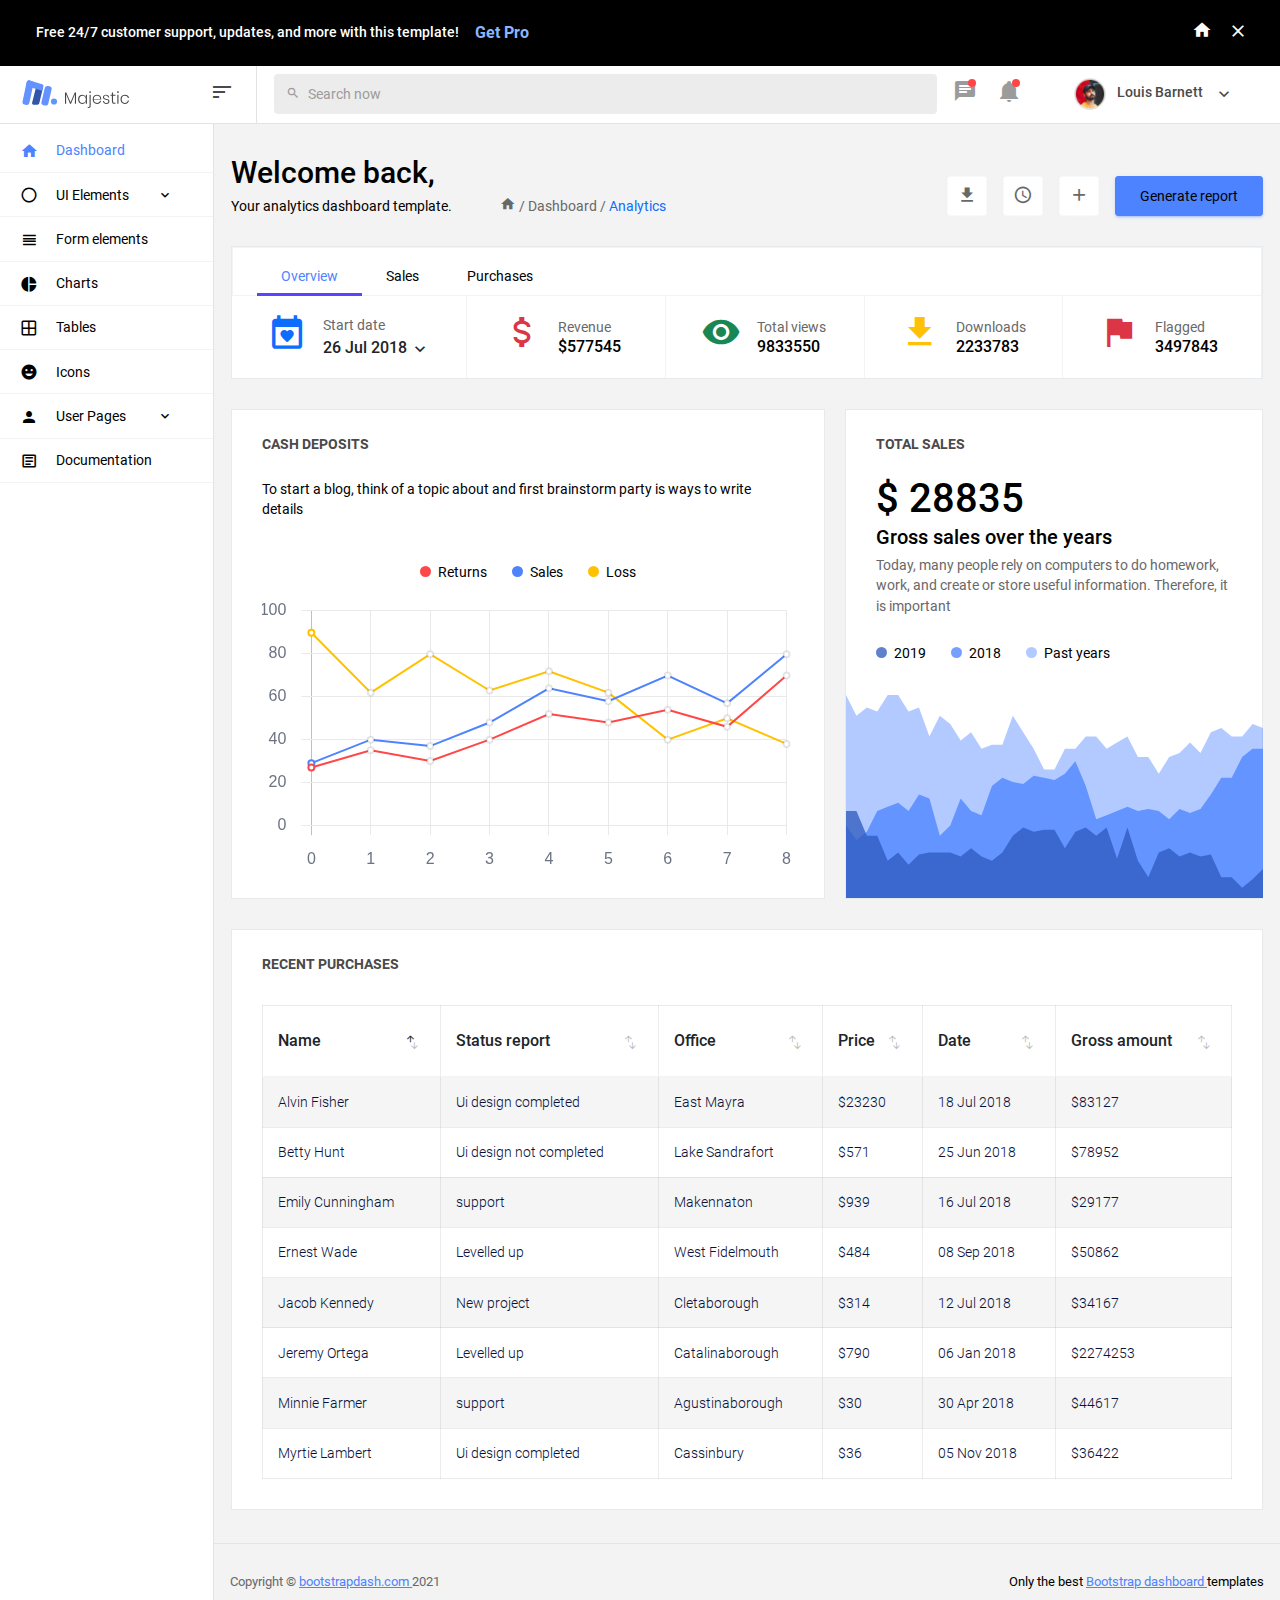
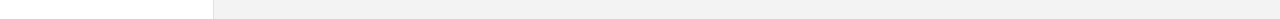
<file: static/index.html>
<!DOCTYPE html>
<html lang="en">

<head>
  <!-- Required meta tags -->
  <meta charset="utf-8">
  <meta name="viewport" content="width=device-width, initial-scale=1, shrink-to-fit=no">
  <title>Majestic Admin</title>
  <!-- plugins:css -->
  <link rel="stylesheet" href="vendors/mdi/css/materialdesignicons.min.css">
  <link rel="stylesheet" href="vendors/base/vendor.bundle.base.css">
  <!-- endinject -->
  <!-- plugin css for this page -->
  <link rel="stylesheet" href="vendors/datatables.net-bs4/dataTables.bootstrap4.css">
  <!-- End plugin css for this page -->
  <!-- inject:css -->
  <link rel="stylesheet" href="css/style.css">
  <!-- endinject -->
  <link rel="shortcut icon" href="images/favicon.png" />
</head>
<body>
  <div class="container-scroller">
    <div class="row p-0 m-0 proBanner" id="proBanner">
      <div class="col-md-12 p-0 m-0">
        <div class="card-body card-body-padding d-flex align-items-center justify-content-between">
          <div class="ps-lg-1">
            <div class="d-flex align-items-center justify-content-between">
              <p class="mb-0 font-weight-medium me-3 buy-now-text">Free 24/7 customer support, updates, and more with this template!</p>
              <a href="https://www.bootstrapdash.com/product/majestic-admin-pro/?utm_source=organic&utm_medium=banner&utm_campaign=buynow_demo" target="_blank" class="btn me-2 buy-now-btn border-0">Get Pro</a>
            </div>
          </div>
          <div class="d-flex align-items-center justify-content-between">
            <a href="https://www.bootstrapdash.com/product/majestic-admin-pro/"><i class="mdi mdi-home me-3 text-white"></i></a>
            <button id="bannerClose" class="btn border-0 p-0">
              <i class="mdi mdi-close text-white me-0"></i>
            </button>
          </div>
        </div>
      </div>
    </div>
    <!-- partial:partials/_navbar.html -->
    <nav class="navbar col-lg-12 col-12 p-0 fixed-top d-flex flex-row">
      <div class="navbar-brand-wrapper d-flex justify-content-center">
        <div class="navbar-brand-inner-wrapper d-flex justify-content-between align-items-center w-100">  
          <a class="navbar-brand brand-logo" href="index.html"><img src="images/logo.svg" alt="logo"/></a>
          <a class="navbar-brand brand-logo-mini" href="index.html"><img src="images/logo-mini.svg" alt="logo"/></a>
          <button class="navbar-toggler navbar-toggler align-self-center" type="button" data-toggle="minimize">
            <span class="mdi mdi-sort-variant"></span>
          </button>
        </div>  
      </div>
      <div class="navbar-menu-wrapper d-flex align-items-center justify-content-end">
        <ul class="navbar-nav mr-lg-4 w-100">
          <li class="nav-item nav-search d-none d-lg-block w-100">
            <div class="input-group">
              <div class="input-group-prepend">
                <span class="input-group-text" id="search">
                  <i class="mdi mdi-magnify"></i>
                </span>
              </div>
              <input type="text" class="form-control" placeholder="Search now" aria-label="search" aria-describedby="search">
            </div>
          </li>
        </ul>
        <ul class="navbar-nav navbar-nav-right">
          <li class="nav-item dropdown me-1">
            <a class="nav-link count-indicator dropdown-toggle d-flex justify-content-center align-items-center" id="messageDropdown" href="#" data-bs-toggle="dropdown">
              <i class="mdi mdi-message-text mx-0"></i>
              <span class="count"></span>
            </a>
            <div class="dropdown-menu dropdown-menu-right navbar-dropdown" aria-labelledby="messageDropdown">
              <p class="mb-0 font-weight-normal float-left dropdown-header">Messages</p>
              <a class="dropdown-item">
                <div class="item-thumbnail">
                    <img src="images/faces/face4.jpg" alt="image" class="profile-pic">
                </div>
                <div class="item-content flex-grow">
                  <h6 class="ellipsis font-weight-normal">David Grey
                  </h6>
                  <p class="font-weight-light small-text text-muted mb-0">
                    The meeting is cancelled
                  </p>
                </div>
              </a>
              <a class="dropdown-item">
                <div class="item-thumbnail">
                    <img src="images/faces/face2.jpg" alt="image" class="profile-pic">
                </div>
                <div class="item-content flex-grow">
                  <h6 class="ellipsis font-weight-normal">Tim Cook
                  </h6>
                  <p class="font-weight-light small-text text-muted mb-0">
                    New product launch
                  </p>
                </div>
              </a>
              <a class="dropdown-item">
                <div class="item-thumbnail">
                    <img src="images/faces/face3.jpg" alt="image" class="profile-pic">
                </div>
                <div class="item-content flex-grow">
                  <h6 class="ellipsis font-weight-normal"> Johnson
                  </h6>
                  <p class="font-weight-light small-text text-muted mb-0">
                    Upcoming board meeting
                  </p>
                </div>
              </a>
            </div>
          </li>
          <li class="nav-item dropdown me-4">
            <a class="nav-link count-indicator dropdown-toggle d-flex align-items-center justify-content-center notification-dropdown" id="notificationDropdown" href="#" data-bs-toggle="dropdown">
              <i class="mdi mdi-bell mx-0"></i>
              <span class="count"></span>
            </a>
            <div class="dropdown-menu dropdown-menu-right navbar-dropdown" aria-labelledby="notificationDropdown">
              <p class="mb-0 font-weight-normal float-left dropdown-header">Notifications</p>
              <a class="dropdown-item">
                <div class="item-thumbnail">
                  <div class="item-icon bg-success">
                    <i class="mdi mdi-information mx-0"></i>
                  </div>
                </div>
                <div class="item-content">
                  <h6 class="font-weight-normal">Application Error</h6>
                  <p class="font-weight-light small-text mb-0 text-muted">
                    Just now
                  </p>
                </div>
              </a>
              <a class="dropdown-item">
                <div class="item-thumbnail">
                  <div class="item-icon bg-warning">
                    <i class="mdi mdi-settings mx-0"></i>
                  </div>
                </div>
                <div class="item-content">
                  <h6 class="font-weight-normal">Settings</h6>
                  <p class="font-weight-light small-text mb-0 text-muted">
                    Private message
                  </p>
                </div>
              </a>
              <a class="dropdown-item">
                <div class="item-thumbnail">
                  <div class="item-icon bg-info">
                    <i class="mdi mdi-account-box mx-0"></i>
                  </div>
                </div>
                <div class="item-content">
                  <h6 class="font-weight-normal">New user registration</h6>
                  <p class="font-weight-light small-text mb-0 text-muted">
                    2 days ago
                  </p>
                </div>
              </a>
            </div>
          </li>
          <li class="nav-item nav-profile dropdown">
            <a class="nav-link dropdown-toggle" href="#" data-bs-toggle="dropdown" id="profileDropdown">
              <img src="images/faces/face5.jpg" alt="profile"/>
              <span class="nav-profile-name">Louis Barnett</span>
            </a>
            <div class="dropdown-menu dropdown-menu-right navbar-dropdown" aria-labelledby="profileDropdown">
              <a class="dropdown-item">
                <i class="mdi mdi-settings text-primary"></i>
                Settings
              </a>
              <a class="dropdown-item">
                <i class="mdi mdi-logout text-primary"></i>
                Logout
              </a>
            </div>
          </li>
        </ul>
        <button class="navbar-toggler navbar-toggler-right d-lg-none align-self-center" type="button" data-toggle="offcanvas">
          <span class="mdi mdi-menu"></span>
        </button>
      </div>
    </nav>
    <!-- partial -->
    <div class="container-fluid page-body-wrapper">
      <!-- partial:partials/_sidebar.html -->
      <nav class="sidebar sidebar-offcanvas" id="sidebar">
        <ul class="nav">
          <li class="nav-item">
            <a class="nav-link" href="index.html">
              <i class="mdi mdi-home menu-icon"></i>
              <span class="menu-title">Dashboard</span>
            </a>
          </li>
          <li class="nav-item">
            <a class="nav-link" data-bs-toggle="collapse" href="#ui-basic" aria-expanded="false" aria-controls="ui-basic">
              <i class="mdi mdi-circle-outline menu-icon"></i>
              <span class="menu-title">UI Elements</span>
              <i class="menu-arrow"></i>
            </a>
            <div class="collapse" id="ui-basic">
              <ul class="nav flex-column sub-menu">
                <li class="nav-item"> <a class="nav-link" href="pages/ui-features/buttons.html">Buttons</a></li>
                <li class="nav-item"> <a class="nav-link" href="pages/ui-features/typography.html">Typography</a></li>
              </ul>
            </div>
          </li>
          <li class="nav-item">
            <a class="nav-link" href="pages/forms/basic_elements.html">
              <i class="mdi mdi-view-headline menu-icon"></i>
              <span class="menu-title">Form elements</span>
            </a>
          </li>
          <li class="nav-item">
            <a class="nav-link" href="pages/charts/chartjs.html">
              <i class="mdi mdi-chart-pie menu-icon"></i>
              <span class="menu-title">Charts</span>
            </a>
          </li>
          <li class="nav-item">
            <a class="nav-link" href="pages/tables/basic-table.html">
              <i class="mdi mdi-grid-large menu-icon"></i>
              <span class="menu-title">Tables</span>
            </a>
          </li>
          <li class="nav-item">
            <a class="nav-link" href="pages/icons/mdi.html">
              <i class="mdi mdi-emoticon menu-icon"></i>
              <span class="menu-title">Icons</span>
            </a>
          </li>
          <li class="nav-item">
            <a class="nav-link" data-bs-toggle="collapse" href="#auth" aria-expanded="false" aria-controls="auth">
              <i class="mdi mdi-account menu-icon"></i>
              <span class="menu-title">User Pages</span>
              <i class="menu-arrow"></i>
            </a>
            <div class="collapse" id="auth">
              <ul class="nav flex-column sub-menu">
                <li class="nav-item"> <a class="nav-link" href="pages/samples/login.html"> Login </a></li>
                <li class="nav-item"> <a class="nav-link" href="pages/samples/login-2.html"> Login 2 </a></li>
                <li class="nav-item"> <a class="nav-link" href="pages/samples/register.html"> Register </a></li>
                <li class="nav-item"> <a class="nav-link" href="pages/samples/register-2.html"> Register 2 </a></li>
                <li class="nav-item"> <a class="nav-link" href="pages/samples/lock-screen.html"> Lockscreen </a></li>
              </ul>
            </div>
          </li>
          <li class="nav-item">
            <a class="nav-link" href="documentation/documentation.html">
              <i class="mdi mdi-file-document-box-outline menu-icon"></i>
              <span class="menu-title">Documentation</span>
            </a>
          </li>
        </ul>
      </nav>
      <!-- partial -->
      <div class="main-panel">
        <div class="content-wrapper">
          
          <div class="row">
            <div class="col-md-12 grid-margin">
              <div class="d-flex justify-content-between flex-wrap">
                <div class="d-flex align-items-end flex-wrap">
                  <div class="me-md-3 me-xl-5">
                    <h2>Welcome back,</h2>
                    <p class="mb-md-0">Your analytics dashboard template.</p>
                  </div>
                  <div class="d-flex">
                    <i class="mdi mdi-home text-muted hover-cursor"></i>
                    <p class="text-muted mb-0 hover-cursor">&nbsp;/&nbsp;Dashboard&nbsp;/&nbsp;</p>
                    <p class="text-primary mb-0 hover-cursor">Analytics</p>
                  </div>
                </div>
                <div class="d-flex justify-content-between align-items-end flex-wrap">
                  <button type="button" class="btn btn-light bg-white btn-icon me-3 d-none d-md-block ">
                    <i class="mdi mdi-download text-muted"></i>
                  </button>
                  <button type="button" class="btn btn-light bg-white btn-icon me-3 mt-2 mt-xl-0">
                    <i class="mdi mdi-clock-outline text-muted"></i>
                  </button>
                  <button type="button" class="btn btn-light bg-white btn-icon me-3 mt-2 mt-xl-0">
                    <i class="mdi mdi-plus text-muted"></i>
                  </button>
                  <button class="btn btn-primary mt-2 mt-xl-0">Generate report</button>
                </div>
              </div>
            </div>
          </div>
          <div class="row">
            <div class="col-md-12 grid-margin stretch-card">
              <div class="card">
                <div class="card-body dashboard-tabs p-0">
                  <ul class="nav nav-tabs px-4" role="tablist">
                    <li class="nav-item">
                      <a class="nav-link active" id="overview-tab" data-bs-toggle="tab" href="#overview" role="tab" aria-controls="overview" aria-selected="true">Overview</a>
                    </li>
                    <li class="nav-item">
                      <a class="nav-link" id="sales-tab" data-bs-toggle="tab" href="#sales" role="tab" aria-controls="sales" aria-selected="false">Sales</a>
                    </li>
                    <li class="nav-item">
                      <a class="nav-link" id="purchases-tab" data-bs-toggle="tab" href="#purchases" role="tab" aria-controls="purchases" aria-selected="false">Purchases</a>
                    </li>
                  </ul>
                  <div class="tab-content py-0 px-0">
                    <div class="tab-pane fade show active" id="overview" role="tabpanel" aria-labelledby="overview-tab">
                      <div class="d-flex flex-wrap justify-content-xl-between">
                        <div class="d-none d-xl-flex border-md-right flex-grow-1 align-items-center justify-content-center p-3 item">
                          <i class="mdi mdi-calendar-heart icon-lg me-3 text-primary"></i>
                          <div class="d-flex flex-column justify-content-around">
                            <small class="mb-1 text-muted">Start date</small>
                            <div class="dropdown">
                              <a class="btn btn-secondary dropdown-toggle p-0 bg-transparent border-0 text-dark shadow-none font-weight-medium" href="#" role="button" id="dropdownMenuLinkA" data-bs-toggle="dropdown" aria-haspopup="true" aria-expanded="false">
                                <h5 class="mb-0 d-inline-block">26 Jul 2018</h5>
                              </a>
                              <div class="dropdown-menu" aria-labelledby="dropdownMenuLinkA">
                                <a class="dropdown-item" href="#">12 Aug 2018</a>
                                <a class="dropdown-item" href="#">22 Sep 2018</a>
                                <a class="dropdown-item" href="#">21 Oct 2018</a>
                              </div>
                            </div>
                          </div>
                        </div>
                        <div class="d-flex border-md-right flex-grow-1 align-items-center justify-content-center p-3 item">
                          <i class="mdi mdi-currency-usd me-3 icon-lg text-danger"></i>
                          <div class="d-flex flex-column justify-content-around">
                            <small class="mb-1 text-muted">Revenue</small>
                            <h5 class="me-2 mb-0">$577545</h5>
                          </div>
                        </div>
                        <div class="d-flex border-md-right flex-grow-1 align-items-center justify-content-center p-3 item">
                          <i class="mdi mdi-eye me-3 icon-lg text-success"></i>
                          <div class="d-flex flex-column justify-content-around">
                            <small class="mb-1 text-muted">Total views</small>
                            <h5 class="me-2 mb-0">9833550</h5>
                          </div>
                        </div>
                        <div class="d-flex border-md-right flex-grow-1 align-items-center justify-content-center p-3 item">
                          <i class="mdi mdi-download me-3 icon-lg text-warning"></i>
                          <div class="d-flex flex-column justify-content-around">
                            <small class="mb-1 text-muted">Downloads</small>
                            <h5 class="me-2 mb-0">2233783</h5>
                          </div>
                        </div>
                        <div class="d-flex py-3 border-md-right flex-grow-1 align-items-center justify-content-center p-3 item">
                          <i class="mdi mdi-flag me-3 icon-lg text-danger"></i>
                          <div class="d-flex flex-column justify-content-around">
                            <small class="mb-1 text-muted">Flagged</small>
                            <h5 class="me-2 mb-0">3497843</h5>
                          </div>
                        </div>
                      </div>
                    </div>
                    <div class="tab-pane fade" id="sales" role="tabpanel" aria-labelledby="sales-tab">
                      <div class="d-flex flex-wrap justify-content-xl-between">
                        <div class="d-none d-xl-flex border-md-right flex-grow-1 align-items-center justify-content-center p-3 item">
                          <i class="mdi mdi-calendar-heart icon-lg me-3 text-primary"></i>
                          <div class="d-flex flex-column justify-content-around">
                            <small class="mb-1 text-muted">Start date</small>
                            <div class="dropdown">
                              <a class="btn btn-secondary dropdown-toggle p-0 bg-transparent border-0 text-dark shadow-none font-weight-medium" href="#" role="button" id="dropdownMenuLinkA" data-bs-toggle="dropdown" aria-haspopup="true" aria-expanded="false">
                                <h5 class="mb-0 d-inline-block">26 Jul 2018</h5>
                              </a>
                              <div class="dropdown-menu" aria-labelledby="dropdownMenuLinkA">
                                <a class="dropdown-item" href="#">12 Aug 2018</a>
                                <a class="dropdown-item" href="#">22 Sep 2018</a>
                                <a class="dropdown-item" href="#">21 Oct 2018</a>
                              </div>
                            </div>
                          </div>
                        </div>
                        <div class="d-flex border-md-right flex-grow-1 align-items-center justify-content-center p-3 item">
                          <i class="mdi mdi-download me-3 icon-lg text-warning"></i>
                          <div class="d-flex flex-column justify-content-around">
                            <small class="mb-1 text-muted">Downloads</small>
                            <h5 class="me-2 mb-0">2233783</h5>
                          </div>
                        </div>
                        <div class="d-flex border-md-right flex-grow-1 align-items-center justify-content-center p-3 item">
                          <i class="mdi mdi-eye me-3 icon-lg text-success"></i>
                          <div class="d-flex flex-column justify-content-around">
                            <small class="mb-1 text-muted">Total views</small>
                            <h5 class="me-2 mb-0">9833550</h5>
                          </div>
                        </div>
                        <div class="d-flex border-md-right flex-grow-1 align-items-center justify-content-center p-3 item">
                          <i class="mdi mdi-currency-usd me-3 icon-lg text-danger"></i>
                          <div class="d-flex flex-column justify-content-around">
                            <small class="mb-1 text-muted">Revenue</small>
                            <h5 class="me-2 mb-0">$577545</h5>
                          </div>
                        </div>
                        <div class="d-flex py-3 border-md-right flex-grow-1 align-items-center justify-content-center p-3 item">
                          <i class="mdi mdi-flag me-3 icon-lg text-danger"></i>
                          <div class="d-flex flex-column justify-content-around">
                            <small class="mb-1 text-muted">Flagged</small>
                            <h5 class="me-2 mb-0">3497843</h5>
                          </div>
                        </div>
                      </div>
                    </div>
                    <div class="tab-pane fade" id="purchases" role="tabpanel" aria-labelledby="purchases-tab">
                      <div class="d-flex flex-wrap justify-content-xl-between">
                        <div class="d-none d-xl-flex border-md-right flex-grow-1 align-items-center justify-content-center p-3 item">
                          <i class="mdi mdi-calendar-heart icon-lg me-3 text-primary"></i>
                          <div class="d-flex flex-column justify-content-around">
                            <small class="mb-1 text-muted">Start date</small>
                            <div class="dropdown">
                              <a class="btn btn-secondary dropdown-toggle p-0 bg-transparent border-0 text-dark shadow-none font-weight-medium" href="#" role="button" id="dropdownMenuLinkA" data-bs-toggle="dropdown" aria-haspopup="true" aria-expanded="false">
                                <h5 class="mb-0 d-inline-block">26 Jul 2018</h5>
                              </a>
                              <div class="dropdown-menu" aria-labelledby="dropdownMenuLinkA">
                                <a class="dropdown-item" href="#">12 Aug 2018</a>
                                <a class="dropdown-item" href="#">22 Sep 2018</a>
                                <a class="dropdown-item" href="#">21 Oct 2018</a>
                              </div>
                            </div>
                          </div>
                        </div>
                        <div class="d-flex border-md-right flex-grow-1 align-items-center justify-content-center p-3 item">
                          <i class="mdi mdi-currency-usd me-3 icon-lg text-danger"></i>
                          <div class="d-flex flex-column justify-content-around">
                            <small class="mb-1 text-muted">Revenue</small>
                            <h5 class="me-2 mb-0">$577545</h5>
                          </div>
                        </div>
                        <div class="d-flex border-md-right flex-grow-1 align-items-center justify-content-center p-3 item">
                          <i class="mdi mdi-eye me-3 icon-lg text-success"></i>
                          <div class="d-flex flex-column justify-content-around">
                            <small class="mb-1 text-muted">Total views</small>
                            <h5 class="me-2 mb-0">9833550</h5>
                          </div>
                        </div>
                        <div class="d-flex border-md-right flex-grow-1 align-items-center justify-content-center p-3 item">
                          <i class="mdi mdi-download me-3 icon-lg text-warning"></i>
                          <div class="d-flex flex-column justify-content-around">
                            <small class="mb-1 text-muted">Downloads</small>
                            <h5 class="me-2 mb-0">2233783</h5>
                          </div>
                        </div>
                        <div class="d-flex py-3 border-md-right flex-grow-1 align-items-center justify-content-center p-3 item">
                          <i class="mdi mdi-flag me-3 icon-lg text-danger"></i>
                          <div class="d-flex flex-column justify-content-around">
                            <small class="mb-1 text-muted">Flagged</small>
                            <h5 class="me-2 mb-0">3497843</h5>
                          </div>
                        </div>
                      </div>
                    </div>
                  </div>
                </div>
              </div>
            </div>
          </div>
          <div class="row">
            <div class="col-md-7 grid-margin stretch-card">
              <div class="card">
                <div class="card-body">
                  <p class="card-title">Cash deposits</p>
                  <p class="mb-4">To start a blog, think of a topic about and first brainstorm party is ways to write details</p>
                  <div id="cash-deposits-chart-legend" class="d-flex justify-content-center pt-3"></div>
                  <canvas id="cash-deposits-chart"></canvas>
                </div>
              </div>
            </div>
            <div class="col-md-5 grid-margin stretch-card">
              <div class="card">
                <div class="card-body">
                  <p class="card-title">Total sales</p>
                  <h1>$ 28835</h1>
                  <h4>Gross sales over the years</h4>
                  <p class="text-muted">Today, many people rely on computers to do homework, work, and create or store useful information. Therefore, it is important </p>
                  <div id="total-sales-chart-legend"></div>                  
                </div>
                <canvas id="total-sales-chart"></canvas>
              </div>
            </div>
          </div>
          <div class="row">
            <div class="col-md-12 stretch-card">
              <div class="card">
                <div class="card-body">
                  <p class="card-title">Recent Purchases</p>
                  <div class="table-responsive">
                    <table id="recent-purchases-listing" class="table">
                      <thead>
                        <tr>
                            <th>Name</th>
                            <th>Status report</th>
                            <th>Office</th>
                            <th>Price</th>
                            <th>Date</th>
                            <th>Gross amount</th>
                        </tr>
                      </thead>
                      <tbody>
                        <tr>
                            <td>Jeremy Ortega</td>
                            <td>Levelled up</td>
                            <td>Catalinaborough</td>
                            <td>$790</td>
                            <td>06 Jan 2018</td>
                            <td>$2274253</td>
                        </tr>
                        <tr>
                            <td>Alvin Fisher</td>
                            <td>Ui design completed</td>
                            <td>East Mayra</td>
                            <td>$23230</td>
                            <td>18 Jul 2018</td>
                            <td>$83127</td>
                        </tr>
                        <tr>
                            <td>Emily Cunningham</td>
                            <td>support</td>
                            <td>Makennaton</td>
                            <td>$939</td>
                            <td>16 Jul 2018</td>
                            <td>$29177</td>
                        </tr>
                        <tr>
                            <td>Minnie Farmer</td>
                            <td>support</td>
                            <td>Agustinaborough</td>
                            <td>$30</td>
                            <td>30 Apr 2018</td>
                            <td>$44617</td>
                        </tr>
                        <tr>
                            <td>Betty Hunt</td>
                            <td>Ui design not completed</td>
                            <td>Lake Sandrafort</td>
                            <td>$571</td>
                            <td>25 Jun 2018</td>
                            <td>$78952</td>
                        </tr>
                        <tr>
                            <td>Myrtie Lambert</td>
                            <td>Ui design completed</td>
                            <td>Cassinbury</td>
                            <td>$36</td>
                            <td>05 Nov 2018</td>
                            <td>$36422</td>
                        </tr>
                        <tr>
                            <td>Jacob Kennedy</td>
                            <td>New project</td>
                            <td>Cletaborough</td>
                            <td>$314</td>
                            <td>12 Jul 2018</td>
                            <td>$34167</td>
                        </tr>
                        <tr>
                            <td>Ernest Wade</td>
                            <td>Levelled up</td>
                            <td>West Fidelmouth</td>
                            <td>$484</td>
                            <td>08 Sep 2018</td>
                            <td>$50862</td>
                        </tr>
                      </tbody>
                    </table>
                  </div>
                </div>
              </div>
            </div>
          </div>
        </div>
        <!-- content-wrapper ends -->
        <!-- partial:partials/_footer.html -->
        <footer class="footer">
        <div class="d-sm-flex justify-content-center justify-content-sm-between">
          <span class="text-muted text-center text-sm-left d-block d-sm-inline-block">Copyright © <a href="https://www.bootstrapdash.com/" target="_blank">bootstrapdash.com </a>2021</span>
          <span class="float-none float-sm-right d-block mt-1 mt-sm-0 text-center">Only the best <a href="https://www.bootstrapdash.com/" target="_blank"> Bootstrap dashboard  </a> templates</span>
        </div>
        </footer>
        <!-- partial -->
      </div>
      <!-- main-panel ends -->
    </div>
    <!-- page-body-wrapper ends -->
  </div>
  <!-- container-scroller -->

  <!-- plugins:js -->
  <script src="vendors/base/vendor.bundle.base.js"></script>
  <!-- endinject -->
  <!-- Plugin js for this page-->
  <script src="vendors/chart.js/Chart.min.js"></script>
  <script src="vendors/datatables.net/jquery.dataTables.js"></script>
  <script src="vendors/datatables.net-bs4/dataTables.bootstrap4.js"></script>
  <!-- End plugin js for this page-->
  <!-- inject:js -->
  <script src="js/off-canvas.js"></script>
  <script src="js/hoverable-collapse.js"></script>
  <script src="js/template.js"></script>
  <!-- endinject -->
  <!-- Custom js for this page-->
  <script src="js/dashboard.js"></script>
  <script src="js/data-table.js"></script>
  <script src="js/jquery.dataTables.js"></script>
  <script src="js/dataTables.bootstrap4.js"></script>
  <!-- End custom js for this page-->

  <script src="js/jquery.cookie.js" type="text/javascript"></script>
</body>

</html>
</file>
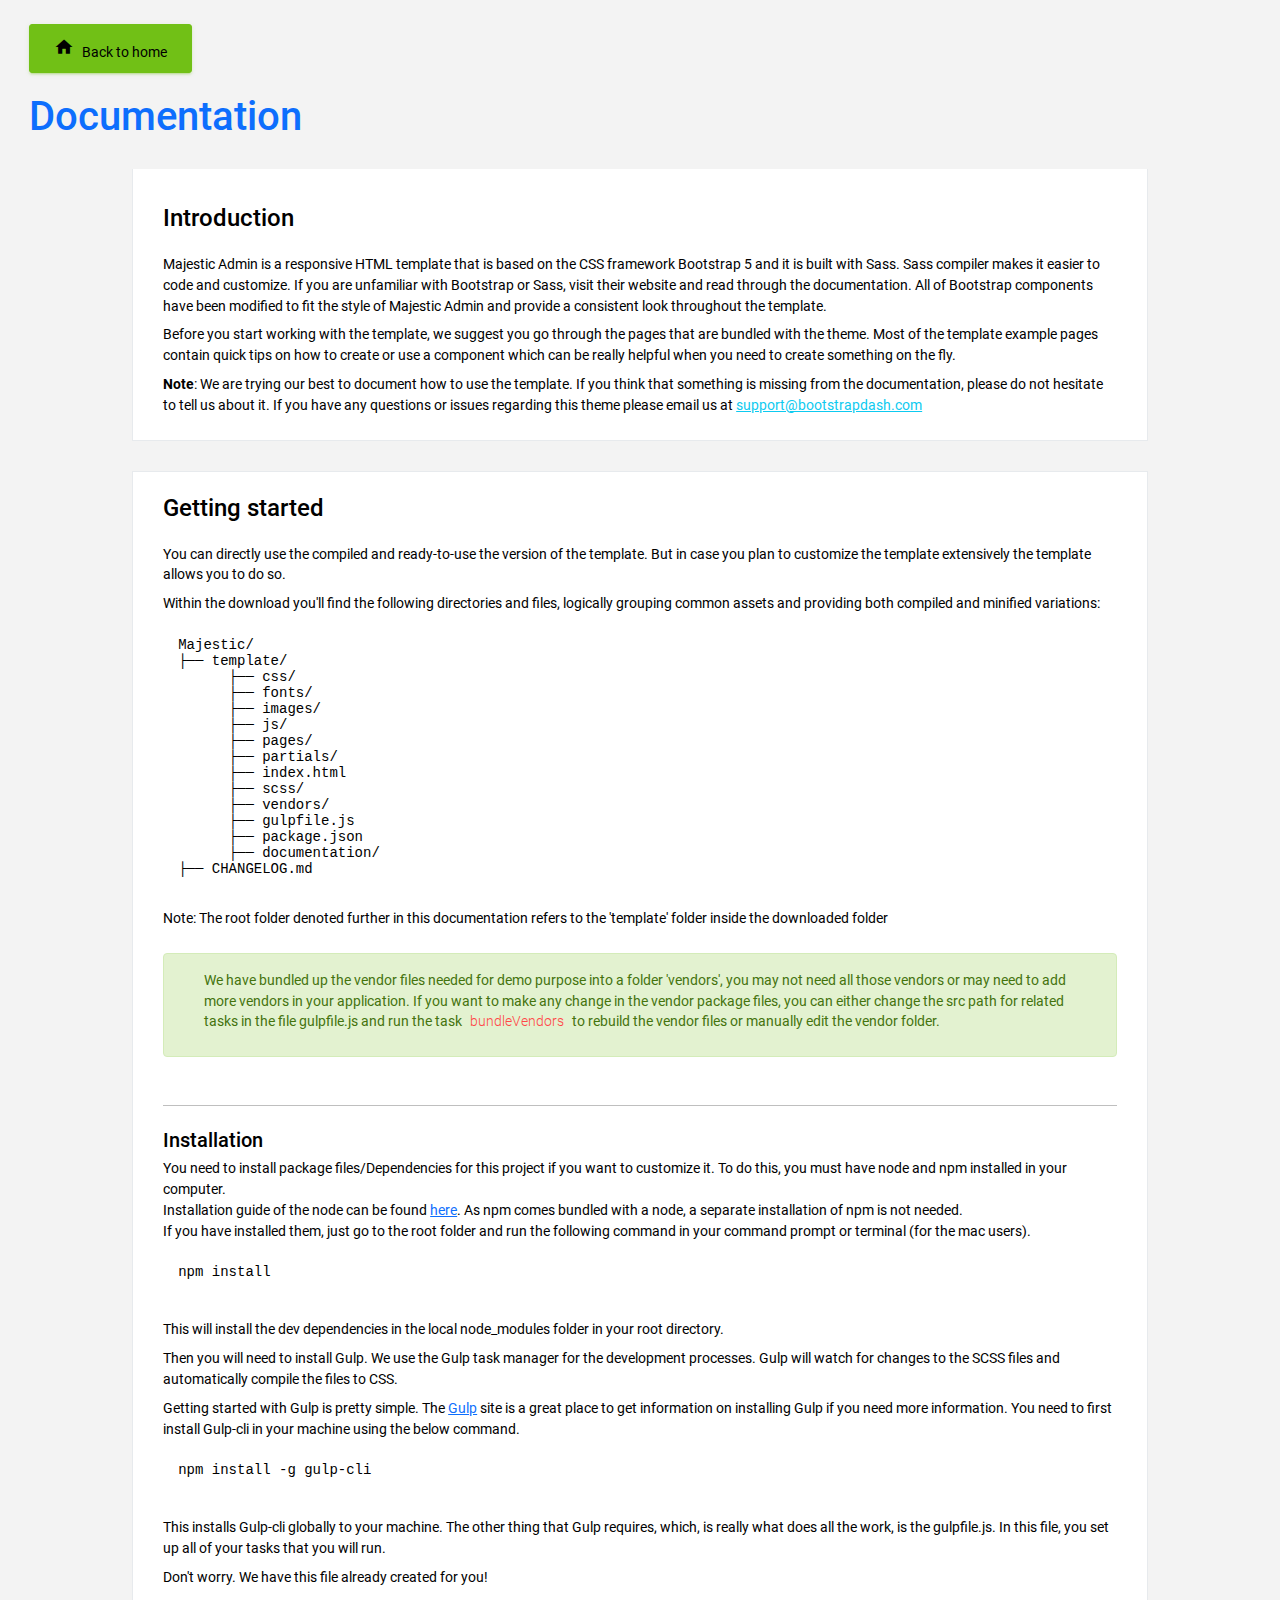
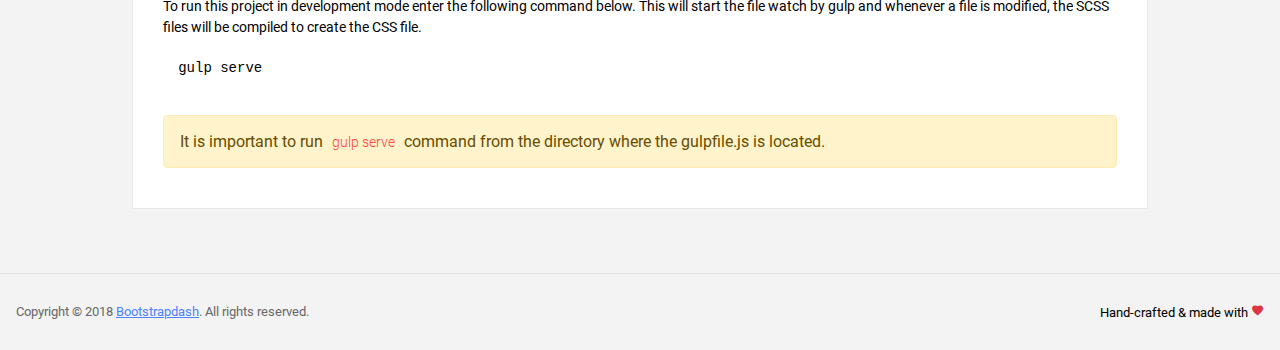
<file: static/documentation/documentation.html>
<!DOCTYPE html>
<html lang="en">

<head>
  <!-- Required meta tags -->
  <meta charset="utf-8">
  <meta name="viewport" content="width=device-width, initial-scale=1, shrink-to-fit=no">
  <title>Majestic Admin Dashboard</title>
  <!-- plugins:css -->
  <link rel="stylesheet" href="../vendors/mdi/css/materialdesignicons.min.css">
  <link rel="stylesheet" href="../vendors/base/vendor.bundle.base.css">
  <!-- endinject -->
  <!-- plugin css for this page -->
  <!-- End plugin css for this page -->
  <!-- inject:css -->
  <link rel="stylesheet" href="../css/style.css">
  <!-- endinject -->
  <link rel="shortcut icon" href="../images/favicon.png" />
</head>

<body>
  <div class="container-scroller">
    <div class="container-fluid page-body-wrapper full-page-wrapper">
      <div class="main-panel w-100  documentation">
        <div class="content-wrapper">
          <div class="container-fluid">
            <div class="row">
              <div class="col-12 doc-header">
                <a class="btn btn-success" href="../index.html"><i class="mdi mdi-home me-2"></i>Back to home</a>
                <h1 class="text-primary mt-4">Documentation</h1>
              </div>
            </div>
            <div class="row doc-content">
              <div class="col-12 col-md-10 offset-md-1">
                <div class="col-12 grid-margin" id="doc-intro">
                    <div class="card">
                        <div class="card-body">
                            <h3 class="mb-4 mt-4">Introduction</h3>
                            <p>Majestic Admin is a responsive HTML template that is based on the CSS framework Bootstrap 5 and it is built with Sass. Sass compiler makes it easier to code and customize. If you are unfamiliar with Bootstrap or Sass, visit their
                                website and read through the documentation. All of Bootstrap components have been modified to fit the style of Majestic Admin and provide a consistent look throughout the template.</p>
                            <p>Before you start working with the template, we suggest you go through the pages that are bundled with the theme. Most of the template example pages contain quick tips on how to create or use a component which can
                                be really helpful when you need to create something on the fly.</p>
                            <p class="d-inline"><strong>Note</strong>: We are trying our best to document how to use the template. If you think that something is missing from the documentation, please do not hesitate to tell us about it. If you have any questions or issues regarding this theme please email us at <a class="d-inline text-info" href="mailto:support@bootstrapdash.com">support@bootstrapdash.com</a></p>
                        </div>
                    </div>
                </div>
                <div class="col-12 grid-margin" id="doc-started">
                    <div class="card">
                        <div class="card-body">
                            <h3 class="mb-4">Getting started</h3>
                            <p>You can directly use the compiled and ready-to-use the version of the template. But in case you plan to customize the template extensively the template allows you to do so.</p>
                            <p>Within the download you'll find the following directories and files, logically grouping common assets and providing both compiled and minified variations:</p>
                            <pre>
Majestic/
├── template/
      ├── css/
      ├── fonts/
      ├── images/
      ├── js/
      ├── pages/
      ├── partials/
      ├── index.html
      ├── scss/
      ├── vendors/
      ├── gulpfile.js
      ├── package.json                           
      ├── documentation/
├── CHANGELOG.md</pre>
                            <p class="mt-1">Note: The root folder denoted further in this documentation refers to the 'template' folder inside the downloaded folder</p>
                            <div class="alert alert-success mt-4 d-flex align-items-center" role="alert">
                              <i class="ti-info-alt me-4"></i>
                              <p>We have bundled up the vendor files needed for demo purpose into a folder 'vendors', you may not need all those vendors or may need to add more vendors in your application. If you want to make any change in the vendor package files, you can either change the src path for related tasks in the file gulpfile.js and run the task <code> bundleVendors </code>  to rebuild the vendor files or manually edit the vendor folder.</p>
                            </div>
                            <hr class="mt-5">
                            <h4 class="mt-4">Installation</h4>
                            <p class="mb-0">
                              You need to install package files/Dependencies for this project if you want to customize it. To do this, you must have <span class="font-weight-bold">node and npm</span> installed in your computer.
                            </p>
                            <p class="mb-0">Installation guide of the node can be found <a href="https://nodejs.org/en/">here</a>. As npm comes bundled with a node, a separate installation of npm is not needed.</p>
                            <p>
                                If you have installed them, just go to the root folder and run the following command in your command prompt or terminal (for the mac users).
                            </p>
                            <pre class="shell-mode">
npm install</pre>
                            <p class="mt-4">
                              This will install the dev dependencies in the local <span class="font-weight-bold">node_modules</span> folder in your root directory.
                            </p>
                            <p class="mt-2">
                              Then you will need to install <span class="font-weight-bold">Gulp</span>. We use the Gulp task manager for the development processes. Gulp will watch for changes to the SCSS files and automatically compile the files to CSS.
                            </p>
                            <p>Getting started with Gulp is pretty simple. The <a href="https://gulpjs.com/" target="_blank">Gulp</a> site is a great place to get information on installing Gulp if you need more information. You need to first install Gulp-cli in your machine using the below command.</p>
                            <pre class="shell-mode">
npm install -g gulp-cli</pre>
                            <p class="mt-4">This installs Gulp-cli globally to your machine. The other thing that Gulp requires, which, is really what does all the work, is the gulpfile.js. In this file, you set up all of your tasks that you will run.</p>
                            <p>Don't worry. We have this file already created for you!</p>
                            <p>To run this project in development mode enter the following command below. This will start the file watch by gulp and whenever a file is modified, the SCSS files will be compiled to create the CSS file.</p>
<pre class="shell-mode">
gulp serve</pre>           
                            <div class="alert alert-warning mt-4" role="alert">
                              <i class="ti-info-alt-outline"></i>It is important to run <code>gulp serve</code> command from the directory where the gulpfile.js is located.
                            </div>
                        </div>
                    </div>
                </div>
              </div>
            </div>
          </div>
        </div>
        <!-- partial:../partials/_footer.html -->

        <footer class="footer">
          <div class="d-sm-flex justify-content-center justify-content-sm-between">
            <span class="text-muted text-center text-sm-left d-block d-sm-inline-block">Copyright © 2018 <a href="https://www.bootstrapdash.com/" target="_blank">Bootstrapdash</a>. All rights reserved.</span>
            <span class="float-none float-sm-right d-block mt-1 mt-sm-0 text-center">Hand-crafted & made with <i class="mdi mdi-heart text-danger"></i></span>
          </div>
        </footer>

        <!-- partial -->
      </div>
    </div>
  </div>
<!-- plugins:js -->
<script src="../vendors/base/vendor.bundle.base.js"></script>
<!-- endinject -->
<!-- inject:js -->
<script src="../js/off-canvas.js"></script>
<script src="../js/hoverable-collapse.js"></script>
<script src="../js/template.js"></script>
<!-- endinject -->
<!-- Custom js for this page-->
<script src="../js/documentation.js"></script> 
<!-- End custom js for this page-->
</body>

</html>
</file>
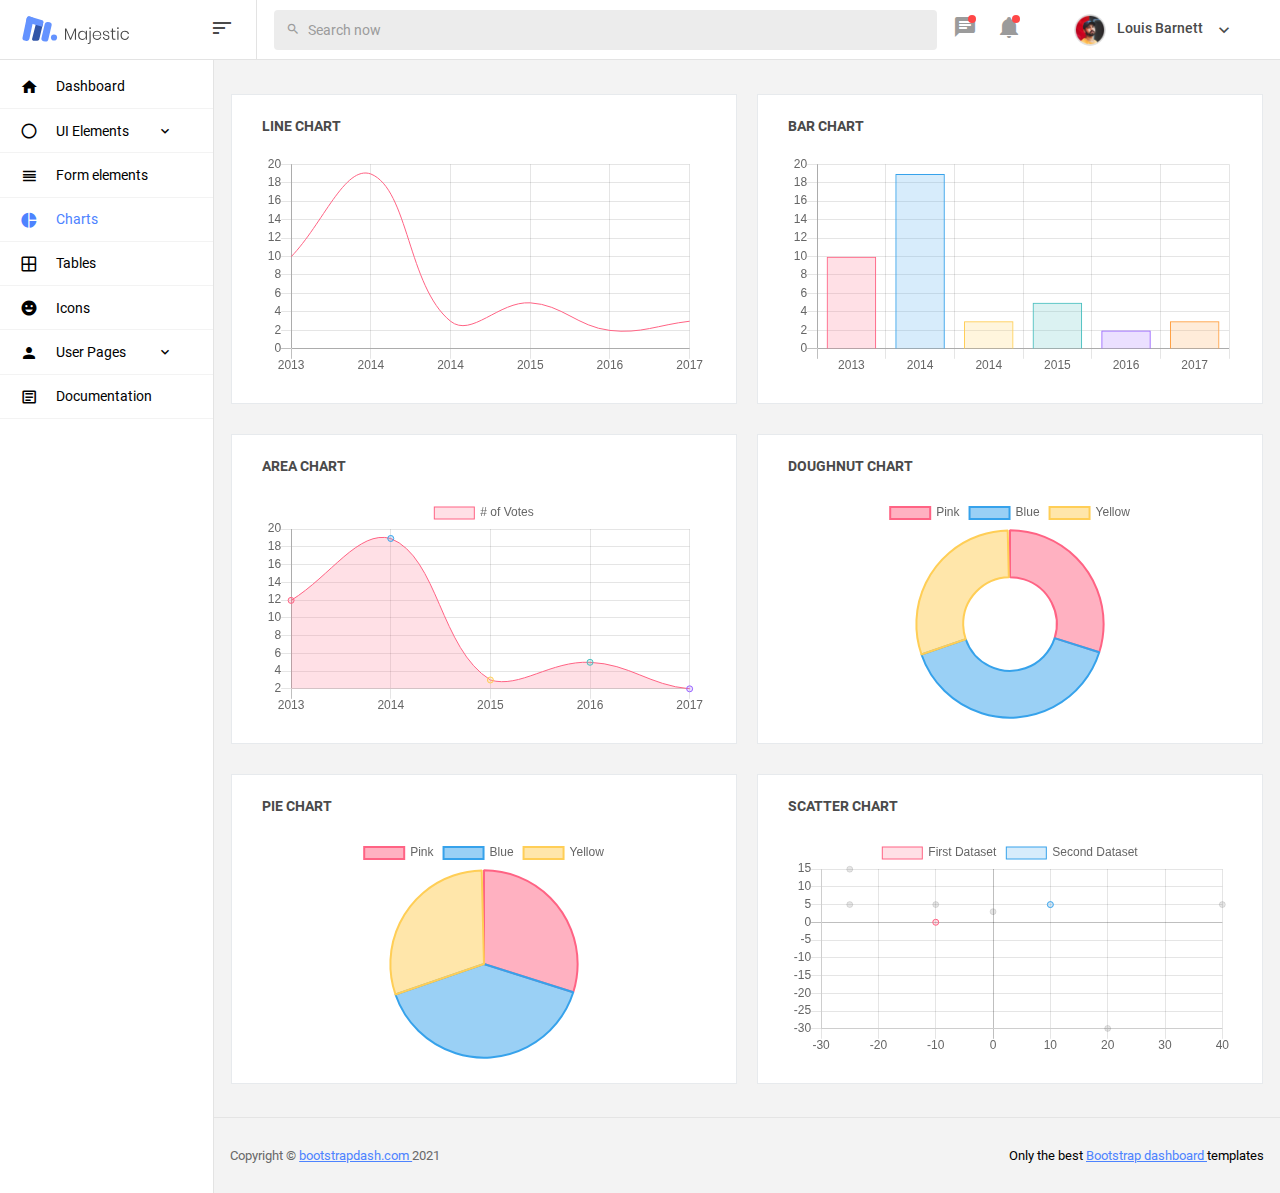
<file: static/pages/charts/chartjs.html>
<!DOCTYPE html>
<html lang="en">

<head>
  <!-- Required meta tags -->
  <meta charset="utf-8">
  <meta name="viewport" content="width=device-width, initial-scale=1, shrink-to-fit=no">
  <title>Majestic Admin</title>
  <!-- plugins:css -->
  <link rel="stylesheet" href="../../vendors/mdi/css/materialdesignicons.min.css">
  <link rel="stylesheet" href="../../vendors/base/vendor.bundle.base.css">
  <!-- endinject -->
  <!-- inject:css -->
  <link rel="stylesheet" href="../../css/style.css">
  <!-- endinject -->
  <link rel="shortcut icon" href="../../images/favicon.png" />
</head>

<body>
  <div class="container-scroller">
    <!-- partial:../../partials/_navbar.html -->
    <nav class="navbar col-lg-12 col-12 p-0 fixed-top d-flex flex-row">
      <div class="navbar-brand-wrapper d-flex justify-content-center">
        <div class="navbar-brand-inner-wrapper d-flex justify-content-between align-items-center w-100">  
          <a class="navbar-brand brand-logo" href="../../index.html"><img src="../../images/logo.svg" alt="logo"/></a>
          <a class="navbar-brand brand-logo-mini" href="../../index.html"><img src="../../images/logo-mini.svg" alt="logo"/></a>
          <button class="navbar-toggler navbar-toggler align-self-center" type="button" data-toggle="minimize">
            <span class="mdi mdi-sort-variant"></span>
          </button>
        </div>  
      </div>
      <div class="navbar-menu-wrapper d-flex align-items-center justify-content-end">
        <ul class="navbar-nav mr-lg-4 w-100">
          <li class="nav-item nav-search d-none d-lg-block w-100">
            <div class="input-group">
              <div class="input-group-prepend">
                <span class="input-group-text" id="search">
                  <i class="mdi mdi-magnify"></i>
                </span>
              </div>
              <input type="text" class="form-control" placeholder="Search now" aria-label="search" aria-describedby="search">
            </div>
          </li>
        </ul>
        <ul class="navbar-nav navbar-nav-right">
          <li class="nav-item dropdown me-1">
            <a class="nav-link count-indicator dropdown-toggle d-flex justify-content-center align-items-center" id="messageDropdown" href="#" data-bs-toggle="dropdown">
              <i class="mdi mdi-message-text mx-0"></i>
              <span class="count"></span>
            </a>
            <div class="dropdown-menu dropdown-menu-right navbar-dropdown" aria-labelledby="messageDropdown">
              <p class="mb-0 font-weight-normal float-left dropdown-header">Messages</p>
              <a class="dropdown-item">
                <div class="item-thumbnail">
                    <img src="../../images/faces/face4.jpg" alt="image" class="profile-pic">
                </div>
                <div class="item-content flex-grow">
                  <h6 class="ellipsis font-weight-normal">David Grey
                  </h6>
                  <p class="font-weight-light small-text text-muted mb-0">
                    The meeting is cancelled
                  </p>
                </div>
              </a>
              <a class="dropdown-item">
                <div class="item-thumbnail">
                    <img src="../../images/faces/face2.jpg" alt="image" class="profile-pic">
                </div>
                <div class="item-content flex-grow">
                  <h6 class="ellipsis font-weight-normal">Tim Cook
                  </h6>
                  <p class="font-weight-light small-text text-muted mb-0">
                    New product launch
                  </p>
                </div>
              </a>
              <a class="dropdown-item">
                <div class="item-thumbnail">
                    <img src="../../images/faces/face3.jpg" alt="image" class="profile-pic">
                </div>
                <div class="item-content flex-grow">
                  <h6 class="ellipsis font-weight-normal"> Johnson
                  </h6>
                  <p class="font-weight-light small-text text-muted mb-0">
                    Upcoming board meeting
                  </p>
                </div>
              </a>
            </div>
          </li>
          <li class="nav-item dropdown me-4">
            <a class="nav-link count-indicator dropdown-toggle d-flex align-items-center justify-content-center notification-dropdown" id="notificationDropdown" href="#" data-bs-toggle="dropdown">
              <i class="mdi mdi-bell mx-0"></i>
              <span class="count"></span>
            </a>
            <div class="dropdown-menu dropdown-menu-right navbar-dropdown" aria-labelledby="notificationDropdown">
              <p class="mb-0 font-weight-normal float-left dropdown-header">Notifications</p>
              <a class="dropdown-item">
                <div class="item-thumbnail">
                  <div class="item-icon bg-success">
                    <i class="mdi mdi-information mx-0"></i>
                  </div>
                </div>
                <div class="item-content">
                  <h6 class="font-weight-normal">Application Error</h6>
                  <p class="font-weight-light small-text mb-0 text-muted">
                    Just now
                  </p>
                </div>
              </a>
              <a class="dropdown-item">
                <div class="item-thumbnail">
                  <div class="item-icon bg-warning">
                    <i class="mdi mdi-settings mx-0"></i>
                  </div>
                </div>
                <div class="item-content">
                  <h6 class="font-weight-normal">Settings</h6>
                  <p class="font-weight-light small-text mb-0 text-muted">
                    Private message
                  </p>
                </div>
              </a>
              <a class="dropdown-item">
                <div class="item-thumbnail">
                  <div class="item-icon bg-info">
                    <i class="mdi mdi-account-box mx-0"></i>
                  </div>
                </div>
                <div class="item-content">
                  <h6 class="font-weight-normal">New user registration</h6>
                  <p class="font-weight-light small-text mb-0 text-muted">
                    2 days ago
                  </p>
                </div>
              </a>
            </div>
          </li>
          <li class="nav-item nav-profile dropdown">
            <a class="nav-link dropdown-toggle" href="#" data-bs-toggle="dropdown" id="profileDropdown">
              <img src="../../images/faces/face5.jpg" alt="profile"/>
              <span class="nav-profile-name">Louis Barnett</span>
            </a>
            <div class="dropdown-menu dropdown-menu-right navbar-dropdown" aria-labelledby="profileDropdown">
              <a class="dropdown-item">
                <i class="mdi mdi-settings text-primary"></i>
                Settings
              </a>
              <a class="dropdown-item">
                <i class="mdi mdi-logout text-primary"></i>
                Logout
              </a>
            </div>
          </li>
        </ul>
        <button class="navbar-toggler navbar-toggler-right d-lg-none align-self-center" type="button" data-toggle="offcanvas">
          <span class="mdi mdi-menu"></span>
        </button>
      </div>
    </nav>
    <!-- partial -->
    <div class="container-fluid page-body-wrapper">
      <!-- partial:../../partials/_sidebar.html -->
      <nav class="sidebar sidebar-offcanvas" id="sidebar">
        <ul class="nav">
          <li class="nav-item">
            <a class="nav-link" href="../../index.html">
              <i class="mdi mdi-home menu-icon"></i>
              <span class="menu-title">Dashboard</span>
            </a>
          </li>
          <li class="nav-item">
            <a class="nav-link" data-bs-toggle="collapse" href="#ui-basic" aria-expanded="false" aria-controls="ui-basic">
              <i class="mdi mdi-circle-outline menu-icon"></i>
              <span class="menu-title">UI Elements</span>
              <i class="menu-arrow"></i>
            </a>
            <div class="collapse" id="ui-basic">
              <ul class="nav flex-column sub-menu">
                <li class="nav-item"> <a class="nav-link" href="../../pages/ui-features/buttons.html">Buttons</a></li>
                <li class="nav-item"> <a class="nav-link" href="../../pages/ui-features/typography.html">Typography</a></li>
              </ul>
            </div>
          </li>
          <li class="nav-item">
            <a class="nav-link" href="../../pages/forms/basic_elements.html">
              <i class="mdi mdi-view-headline menu-icon"></i>
              <span class="menu-title">Form elements</span>
            </a>
          </li>
          <li class="nav-item">
            <a class="nav-link" href="../../pages/charts/chartjs.html">
              <i class="mdi mdi-chart-pie menu-icon"></i>
              <span class="menu-title">Charts</span>
            </a>
          </li>
          <li class="nav-item">
            <a class="nav-link" href="../../pages/tables/basic-table.html">
              <i class="mdi mdi-grid-large menu-icon"></i>
              <span class="menu-title">Tables</span>
            </a>
          </li>
          <li class="nav-item">
            <a class="nav-link" href="../../pages/icons/mdi.html">
              <i class="mdi mdi-emoticon menu-icon"></i>
              <span class="menu-title">Icons</span>
            </a>
          </li>
          <li class="nav-item">
            <a class="nav-link" data-bs-toggle="collapse" href="#auth" aria-expanded="false" aria-controls="auth">
              <i class="mdi mdi-account menu-icon"></i>
              <span class="menu-title">User Pages</span>
              <i class="menu-arrow"></i>
            </a>
            <div class="collapse" id="auth">
              <ul class="nav flex-column sub-menu">
                <li class="nav-item"> <a class="nav-link" href="../../pages/samples/login.html"> Login </a></li>
                <li class="nav-item"> <a class="nav-link" href="../../pages/samples/login-2.html"> Login 2 </a></li>
                <li class="nav-item"> <a class="nav-link" href="../../pages/samples/register.html"> Register </a></li>
                <li class="nav-item"> <a class="nav-link" href="../../pages/samples/register-2.html"> Register 2 </a></li>
                <li class="nav-item"> <a class="nav-link" href="../../pages/samples/lock-screen.html"> Lockscreen </a></li>
              </ul>
            </div>
          </li>
          <li class="nav-item">
            <a class="nav-link" href="../../documentation/documentation.html">
              <i class="mdi mdi-file-document-box-outline menu-icon"></i>
              <span class="menu-title">Documentation</span>
            </a>
          </li>
        </ul>
      </nav>
      <!-- partial -->
      <div class="main-panel">
        <div class="content-wrapper">
          <div class="row">
            <div class="col-lg-6 grid-margin stretch-card">
              <div class="card">
                <div class="card-body">
                  <h4 class="card-title">Line chart</h4>
                  <canvas id="lineChart"></canvas>
                </div>
              </div>
            </div>
            <div class="col-lg-6 grid-margin stretch-card">
              <div class="card">
                <div class="card-body">
                  <h4 class="card-title">Bar chart</h4>
                  <canvas id="barChart"></canvas>
                </div>
              </div>
            </div>
          </div>
          <div class="row">
            <div class="col-lg-6 grid-margin stretch-card">
              <div class="card">
                <div class="card-body">
                  <h4 class="card-title">Area chart</h4>
                  <canvas id="areaChart"></canvas>
                </div>
              </div>
            </div>
            <div class="col-lg-6 grid-margin stretch-card">
              <div class="card">
                <div class="card-body">
                  <h4 class="card-title">Doughnut chart</h4>
                  <canvas id="doughnutChart"></canvas>
                </div>
              </div>
            </div>
          </div>
          <div class="row">
            <div class="col-lg-6 grid-margin grid-margin-lg-0 stretch-card">
              <div class="card">
                <div class="card-body">
                  <h4 class="card-title">Pie chart</h4>
                  <canvas id="pieChart"></canvas>
                </div>
              </div>
            </div>
            <div class="col-lg-6 grid-margin grid-margin-lg-0 stretch-card">
              <div class="card">
                <div class="card-body">
                  <h4 class="card-title">Scatter chart</h4>
                  <canvas id="scatterChart"></canvas>
                </div>
              </div>
            </div>
          </div>
        </div>
        <!-- content-wrapper ends -->
        <!-- partial:../../partials/_footer.html -->
        <footer class="footer">
        <div class="d-sm-flex justify-content-center justify-content-sm-between">
          <span class="text-muted text-center text-sm-left d-block d-sm-inline-block">Copyright © <a href="https://www.bootstrapdash.com/" target="_blank">bootstrapdash.com </a>2021</span>
          <span class="float-none float-sm-right d-block mt-1 mt-sm-0 text-center">Only the best <a href="https://www.bootstrapdash.com/" target="_blank"> Bootstrap dashboard  </a> templates</span>
        </div>
        </footer>
        <!-- partial -->
      </div>
      <!-- main-panel ends -->
    </div>
    <!-- page-body-wrapper ends -->
  </div>
  <!-- container-scroller -->
  <!-- plugins:js -->
  <script src="../../vendors/base/vendor.bundle.base.js"></script>
  <!-- endinject -->
    <!-- Plugin js for this page-->
    <script src="../../vendors/chart.js/Chart.min.js"></script>
    <!-- End plugin js for this page-->
  <!-- inject:js -->
  <script src="../../js/off-canvas.js"></script>
  <script src="../../js/hoverable-collapse.js"></script>
  <script src="../../js/template.js"></script>
  <!-- endinject -->
  <!-- Custom js for this page-->
  <script src="../../js/chart.js"></script>
  <!-- End custom js for this page-->
</body>

</html>
</file>
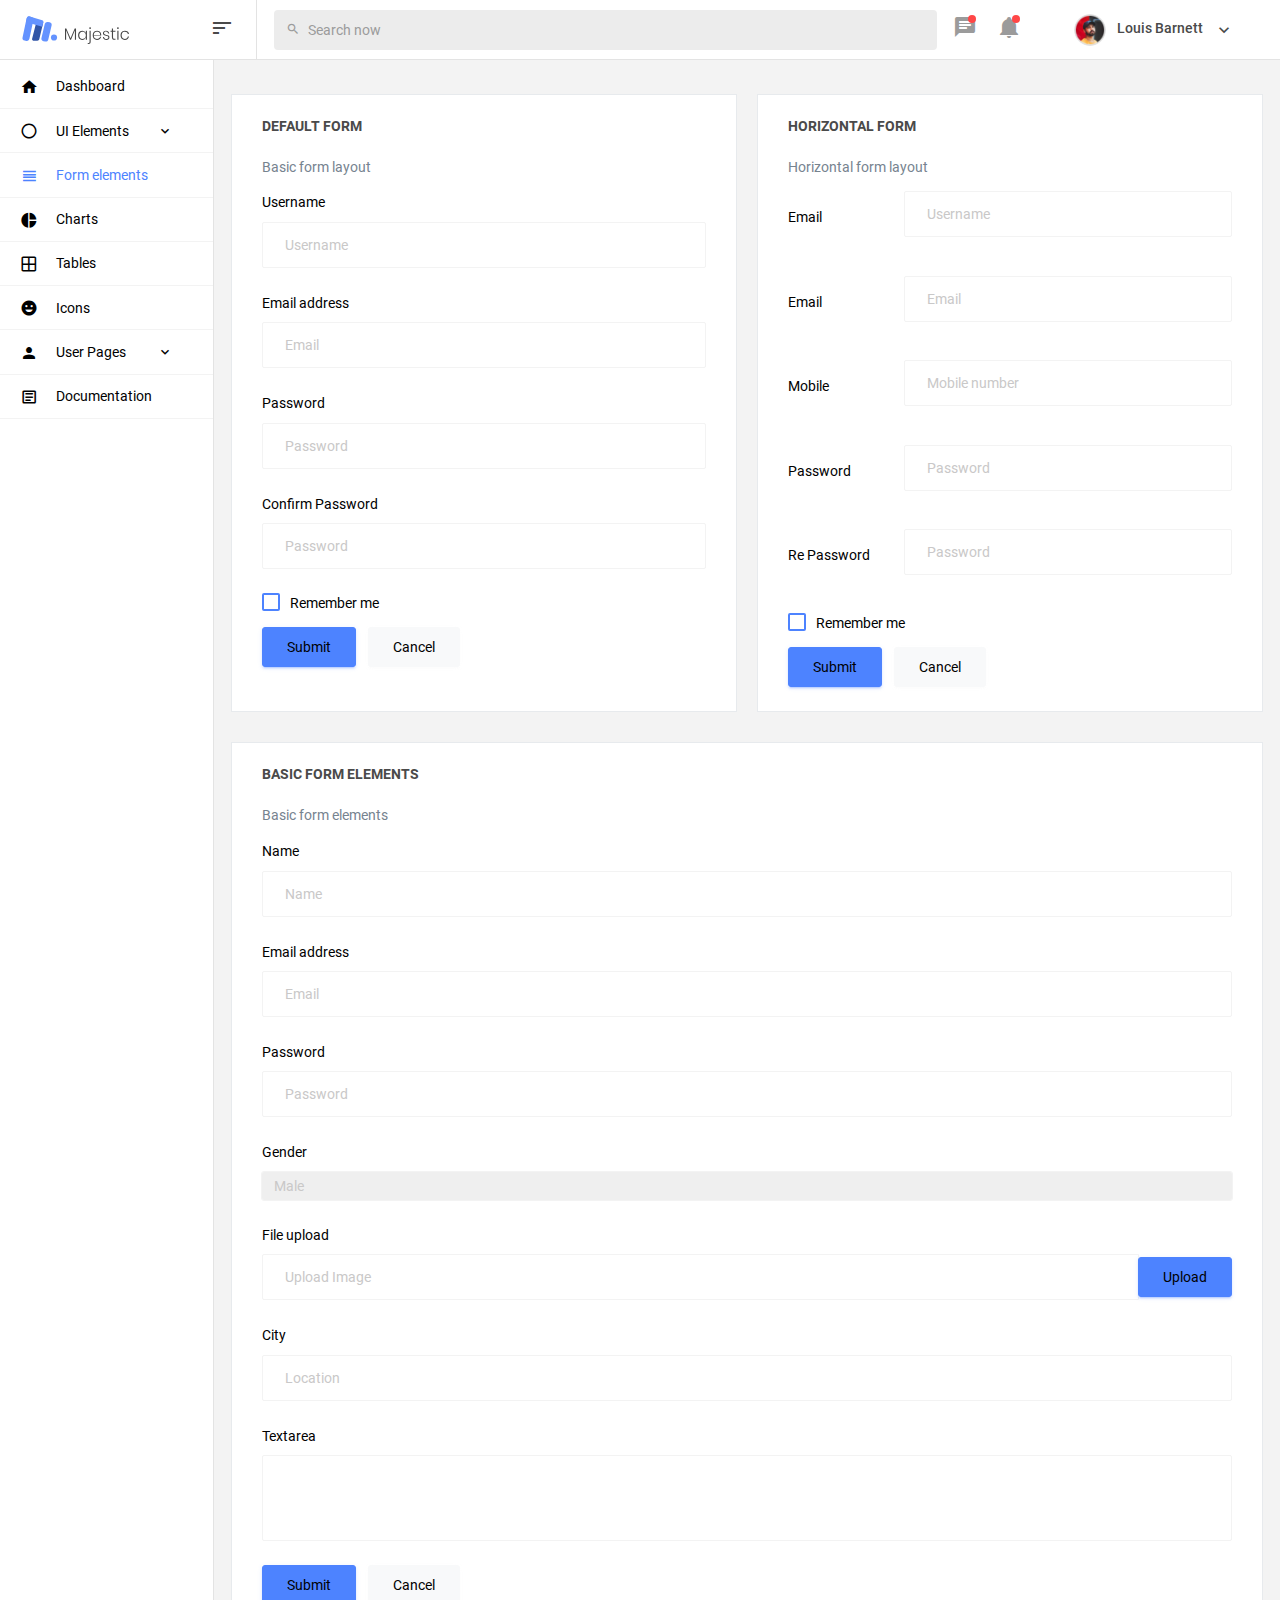
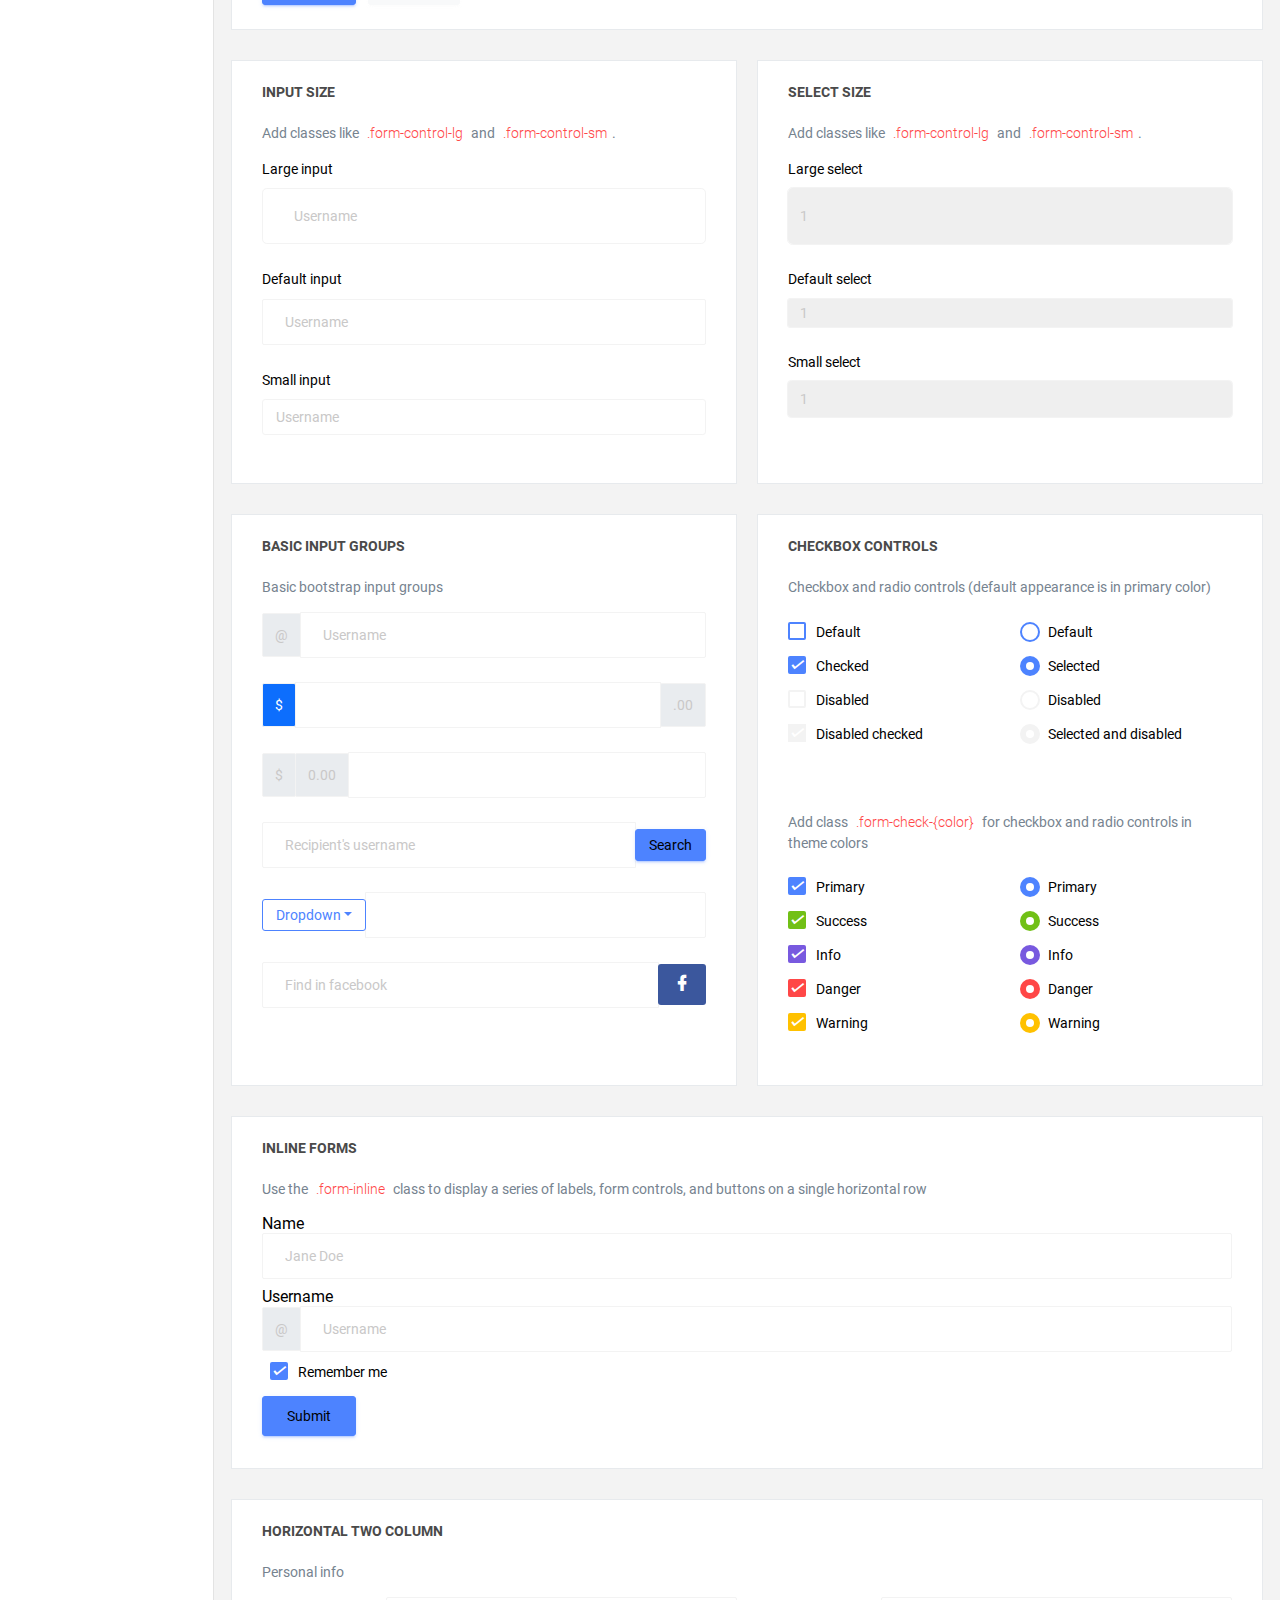
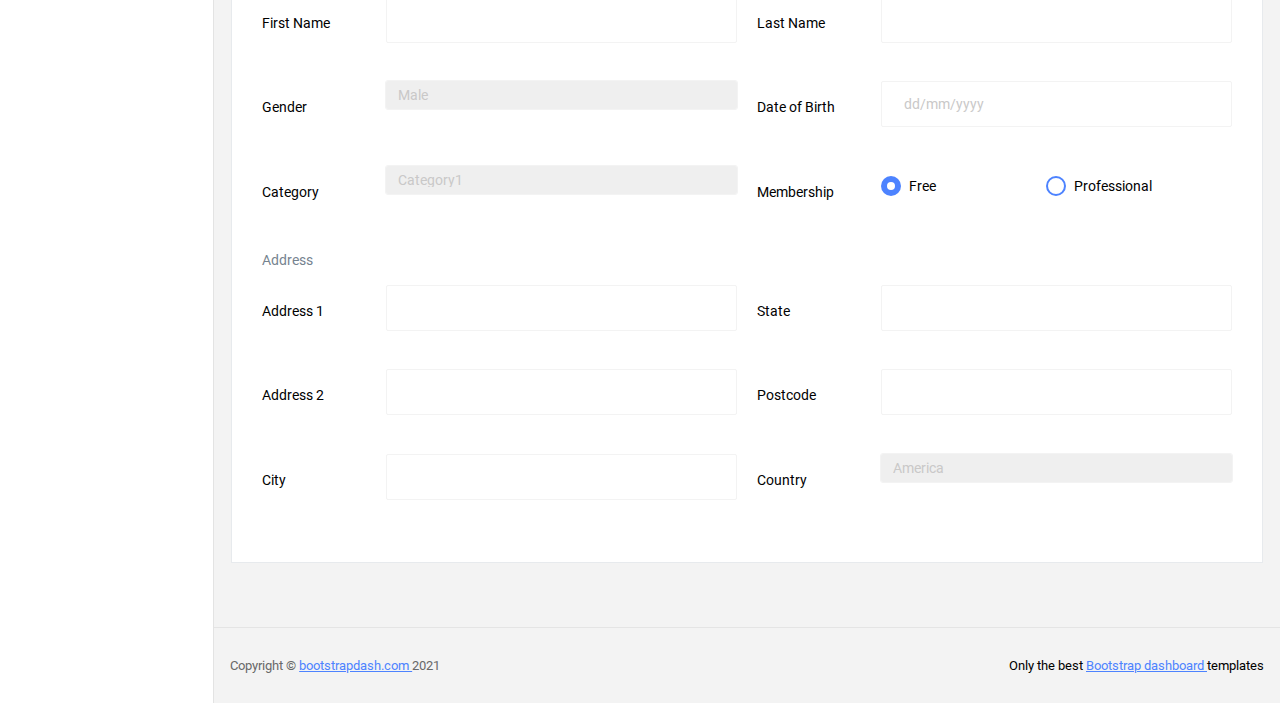
<file: static/pages/forms/basic_elements.html>
<!DOCTYPE html>
<html lang="en">

<head>
  <!-- Required meta tags -->
  <meta charset="utf-8">
  <meta name="viewport" content="width=device-width, initial-scale=1, shrink-to-fit=no">
  <title>Majestic Admin</title>
  <!-- plugins:css -->
  <link rel="stylesheet" href="../../vendors/mdi/css/materialdesignicons.min.css">
  <link rel="stylesheet" href="../../vendors/base/vendor.bundle.base.css">
  <!-- endinject -->
  <!-- plugin css for this page -->
  <!-- End plugin css for this page -->
  <!-- inject:css -->
  <link rel="stylesheet" href="../../css/style.css">
  <!-- endinject -->
  <link rel="shortcut icon" href="../../images/favicon.png" />
</head>

<body>
  <div class="container-scroller">
    <!-- partial:../../partials/_navbar.html -->
    <nav class="navbar col-lg-12 col-12 p-0 fixed-top d-flex flex-row">
      <div class="navbar-brand-wrapper d-flex justify-content-center">
        <div class="navbar-brand-inner-wrapper d-flex justify-content-between align-items-center w-100">  
          <a class="navbar-brand brand-logo" href="../../index.html"><img src="../../images/logo.svg" alt="logo"/></a>
          <a class="navbar-brand brand-logo-mini" href="../../index.html"><img src="../../images/logo-mini.svg" alt="logo"/></a>
          <button class="navbar-toggler navbar-toggler align-self-center" type="button" data-toggle="minimize">
            <span class="mdi mdi-sort-variant"></span>
          </button>
        </div>  
      </div>
      <div class="navbar-menu-wrapper d-flex align-items-center justify-content-end">
        <ul class="navbar-nav mr-lg-4 w-100">
          <li class="nav-item nav-search d-none d-lg-block w-100">
            <div class="input-group">
              <div class="input-group-prepend">
                <span class="input-group-text" id="search">
                  <i class="mdi mdi-magnify"></i>
                </span>
              </div>
              <input type="text" class="form-control" placeholder="Search now" aria-label="search" aria-describedby="search">
            </div>
          </li>
        </ul>
        <ul class="navbar-nav navbar-nav-right">
          <li class="nav-item dropdown me-1">
            <a class="nav-link count-indicator dropdown-toggle d-flex justify-content-center align-items-center" id="messageDropdown" href="#" data-bs-toggle="dropdown">
              <i class="mdi mdi-message-text mx-0"></i>
              <span class="count"></span>
            </a>
            <div class="dropdown-menu dropdown-menu-right navbar-dropdown" aria-labelledby="messageDropdown">
              <p class="mb-0 font-weight-normal float-left dropdown-header">Messages</p>
              <a class="dropdown-item">
                <div class="item-thumbnail">
                    <img src="../../images/faces/face4.jpg" alt="image" class="profile-pic">
                </div>
                <div class="item-content flex-grow">
                  <h6 class="ellipsis font-weight-normal">David Grey
                  </h6>
                  <p class="font-weight-light small-text text-muted mb-0">
                    The meeting is cancelled
                  </p>
                </div>
              </a>
              <a class="dropdown-item">
                <div class="item-thumbnail">
                    <img src="../../images/faces/face2.jpg" alt="image" class="profile-pic">
                </div>
                <div class="item-content flex-grow">
                  <h6 class="ellipsis font-weight-normal">Tim Cook
                  </h6>
                  <p class="font-weight-light small-text text-muted mb-0">
                    New product launch
                  </p>
                </div>
              </a>
              <a class="dropdown-item">
                <div class="item-thumbnail">
                    <img src="../../images/faces/face3.jpg" alt="image" class="profile-pic">
                </div>
                <div class="item-content flex-grow">
                  <h6 class="ellipsis font-weight-normal"> Johnson
                  </h6>
                  <p class="font-weight-light small-text text-muted mb-0">
                    Upcoming board meeting
                  </p>
                </div>
              </a>
            </div>
          </li>
          <li class="nav-item dropdown me-4">
            <a class="nav-link count-indicator dropdown-toggle d-flex align-items-center justify-content-center notification-dropdown" id="notificationDropdown" href="#" data-bs-toggle="dropdown">
              <i class="mdi mdi-bell mx-0"></i>
              <span class="count"></span>
            </a>
            <div class="dropdown-menu dropdown-menu-right navbar-dropdown" aria-labelledby="notificationDropdown">
              <p class="mb-0 font-weight-normal float-left dropdown-header">Notifications</p>
              <a class="dropdown-item">
                <div class="item-thumbnail">
                  <div class="item-icon bg-success">
                    <i class="mdi mdi-information mx-0"></i>
                  </div>
                </div>
                <div class="item-content">
                  <h6 class="font-weight-normal">Application Error</h6>
                  <p class="font-weight-light small-text mb-0 text-muted">
                    Just now
                  </p>
                </div>
              </a>
              <a class="dropdown-item">
                <div class="item-thumbnail">
                  <div class="item-icon bg-warning">
                    <i class="mdi mdi-settings mx-0"></i>
                  </div>
                </div>
                <div class="item-content">
                  <h6 class="font-weight-normal">Settings</h6>
                  <p class="font-weight-light small-text mb-0 text-muted">
                    Private message
                  </p>
                </div>
              </a>
              <a class="dropdown-item">
                <div class="item-thumbnail">
                  <div class="item-icon bg-info">
                    <i class="mdi mdi-account-box mx-0"></i>
                  </div>
                </div>
                <div class="item-content">
                  <h6 class="font-weight-normal">New user registration</h6>
                  <p class="font-weight-light small-text mb-0 text-muted">
                    2 days ago
                  </p>
                </div>
              </a>
            </div>
          </li>
          <li class="nav-item nav-profile dropdown">
            <a class="nav-link dropdown-toggle" href="#" data-bs-toggle="dropdown" id="profileDropdown">
              <img src="../../images/faces/face5.jpg" alt="profile"/>
              <span class="nav-profile-name">Louis Barnett</span>
            </a>
            <div class="dropdown-menu dropdown-menu-right navbar-dropdown" aria-labelledby="profileDropdown">
              <a class="dropdown-item">
                <i class="mdi mdi-settings text-primary"></i>
                Settings
              </a>
              <a class="dropdown-item">
                <i class="mdi mdi-logout text-primary"></i>
                Logout
              </a>
            </div>
          </li>
        </ul>
        <button class="navbar-toggler navbar-toggler-right d-lg-none align-self-center" type="button" data-toggle="offcanvas">
          <span class="mdi mdi-menu"></span>
        </button>
      </div>
    </nav>
    <!-- partial -->
    <div class="container-fluid page-body-wrapper">
      <!-- partial:../../partials/_sidebar.html -->
      <nav class="sidebar sidebar-offcanvas" id="sidebar">
        <ul class="nav">
          <li class="nav-item">
            <a class="nav-link" href="../../index.html">
              <i class="mdi mdi-home menu-icon"></i>
              <span class="menu-title">Dashboard</span>
            </a>
          </li>
          <li class="nav-item">
            <a class="nav-link" data-bs-toggle="collapse" href="#ui-basic" aria-expanded="false" aria-controls="ui-basic">
              <i class="mdi mdi-circle-outline menu-icon"></i>
              <span class="menu-title">UI Elements</span>
              <i class="menu-arrow"></i>
            </a>
            <div class="collapse" id="ui-basic">
              <ul class="nav flex-column sub-menu">
                <li class="nav-item"> <a class="nav-link" href="../../pages/ui-features/buttons.html">Buttons</a></li>
                <li class="nav-item"> <a class="nav-link" href="../../pages/ui-features/typography.html">Typography</a></li>
              </ul>
            </div>
          </li>
          <li class="nav-item">
            <a class="nav-link" href="../../pages/forms/basic_elements.html">
              <i class="mdi mdi-view-headline menu-icon"></i>
              <span class="menu-title">Form elements</span>
            </a>
          </li>
          <li class="nav-item">
            <a class="nav-link" href="../../pages/charts/chartjs.html">
              <i class="mdi mdi-chart-pie menu-icon"></i>
              <span class="menu-title">Charts</span>
            </a>
          </li>
          <li class="nav-item">
            <a class="nav-link" href="../../pages/tables/basic-table.html">
              <i class="mdi mdi-grid-large menu-icon"></i>
              <span class="menu-title">Tables</span>
            </a>
          </li>
          <li class="nav-item">
            <a class="nav-link" href="../../pages/icons/mdi.html">
              <i class="mdi mdi-emoticon menu-icon"></i>
              <span class="menu-title">Icons</span>
            </a>
          </li>
          <li class="nav-item">
            <a class="nav-link" data-bs-toggle="collapse" href="#auth" aria-expanded="false" aria-controls="auth">
              <i class="mdi mdi-account menu-icon"></i>
              <span class="menu-title">User Pages</span>
              <i class="menu-arrow"></i>
            </a>
            <div class="collapse" id="auth">
              <ul class="nav flex-column sub-menu">
                <li class="nav-item"> <a class="nav-link" href="../../pages/samples/login.html"> Login </a></li>
                <li class="nav-item"> <a class="nav-link" href="../../pages/samples/login-2.html"> Login 2 </a></li>
                <li class="nav-item"> <a class="nav-link" href="../../pages/samples/register.html"> Register </a></li>
                <li class="nav-item"> <a class="nav-link" href="../../pages/samples/register-2.html"> Register 2 </a></li>
                <li class="nav-item"> <a class="nav-link" href="../../pages/samples/lock-screen.html"> Lockscreen </a></li>
              </ul>
            </div>
          </li>
          <li class="nav-item">
            <a class="nav-link" href="../../documentation/documentation.html">
              <i class="mdi mdi-file-document-box-outline menu-icon"></i>
              <span class="menu-title">Documentation</span>
            </a>
          </li>
        </ul>
      </nav>
      <!-- partial -->
      <div class="main-panel">        
        <div class="content-wrapper">
          <div class="row">
            <div class="col-md-6 grid-margin stretch-card">
              <div class="card">
                <div class="card-body">
                  <h4 class="card-title">Default form</h4>
                  <p class="card-description">
                    Basic form layout
                  </p>
                  <form class="forms-sample">
                    <div class="form-group">
                      <label for="exampleInputUsername1">Username</label>
                      <input type="text" class="form-control" id="exampleInputUsername1" placeholder="Username">
                    </div>
                    <div class="form-group">
                      <label for="exampleInputEmail1">Email address</label>
                      <input type="email" class="form-control" id="exampleInputEmail1" placeholder="Email">
                    </div>
                    <div class="form-group">
                      <label for="exampleInputPassword1">Password</label>
                      <input type="password" class="form-control" id="exampleInputPassword1" placeholder="Password">
                    </div>
                    <div class="form-group">
                      <label for="exampleInputConfirmPassword1">Confirm Password</label>
                      <input type="password" class="form-control" id="exampleInputConfirmPassword1" placeholder="Password">
                    </div>
                    <div class="form-check form-check-flat form-check-primary">
                      <label class="form-check-label">
                        <input type="checkbox" class="form-check-input">
                        Remember me
                      </label>
                    </div>
                    <button type="submit" class="btn btn-primary me-2">Submit</button>
                    <button class="btn btn-light">Cancel</button>
                  </form>
                </div>
              </div>
            </div>
            <div class="col-md-6 grid-margin stretch-card">
              <div class="card">
                <div class="card-body">
                  <h4 class="card-title">Horizontal Form</h4>
                  <p class="card-description">
                    Horizontal form layout
                  </p>
                  <form class="forms-sample">
                    <div class="form-group row">
                      <label for="exampleInputUsername2" class="col-sm-3 col-form-label">Email</label>
                      <div class="col-sm-9">
                        <input type="text" class="form-control" id="exampleInputUsername2" placeholder="Username">
                      </div>
                    </div>
                    <div class="form-group row">
                      <label for="exampleInputEmail2" class="col-sm-3 col-form-label">Email</label>
                      <div class="col-sm-9">
                        <input type="email" class="form-control" id="exampleInputEmail2" placeholder="Email">
                      </div>
                    </div>
                    <div class="form-group row">
                      <label for="exampleInputMobile" class="col-sm-3 col-form-label">Mobile</label>
                      <div class="col-sm-9">
                        <input type="text" class="form-control" id="exampleInputMobile" placeholder="Mobile number">
                      </div>
                    </div>
                    <div class="form-group row">
                      <label for="exampleInputPassword2" class="col-sm-3 col-form-label">Password</label>
                      <div class="col-sm-9">
                        <input type="password" class="form-control" id="exampleInputPassword2" placeholder="Password">
                      </div>
                    </div>
                    <div class="form-group row">
                      <label for="exampleInputConfirmPassword2" class="col-sm-3 col-form-label">Re Password</label>
                      <div class="col-sm-9">
                        <input type="password" class="form-control" id="exampleInputConfirmPassword2" placeholder="Password">
                      </div>
                    </div>
                    <div class="form-check form-check-flat form-check-primary">
                      <label class="form-check-label">
                        <input type="checkbox" class="form-check-input">
                        Remember me
                      </label>
                    </div>
                    <button type="submit" class="btn btn-primary me-2">Submit</button>
                    <button class="btn btn-light">Cancel</button>
                  </form>
                </div>
              </div>
            </div>
            <div class="col-12 grid-margin stretch-card">
              <div class="card">
                <div class="card-body">
                  <h4 class="card-title">Basic form elements</h4>
                  <p class="card-description">
                    Basic form elements
                  </p>
                  <form class="forms-sample">
                    <div class="form-group">
                      <label for="exampleInputName1">Name</label>
                      <input type="text" class="form-control" id="exampleInputName1" placeholder="Name">
                    </div>
                    <div class="form-group">
                      <label for="exampleInputEmail3">Email address</label>
                      <input type="email" class="form-control" id="exampleInputEmail3" placeholder="Email">
                    </div>
                    <div class="form-group">
                      <label for="exampleInputPassword4">Password</label>
                      <input type="password" class="form-control" id="exampleInputPassword4" placeholder="Password">
                    </div>
                    <div class="form-group">
                      <label for="exampleSelectGender">Gender</label>
                        <select class="form-control" id="exampleSelectGender">
                          <option>Male</option>
                          <option>Female</option>
                        </select>
                      </div>
                    <div class="form-group">
                      <label>File upload</label>
                      <input type="file" name="img[]" class="file-upload-default">
                      <div class="input-group col-xs-12">
                        <input type="text" class="form-control file-upload-info" disabled placeholder="Upload Image">
                        <span class="input-group-append">
                          <button class="file-upload-browse btn btn-primary" type="button">Upload</button>
                        </span>
                      </div>
                    </div>
                    <div class="form-group">
                      <label for="exampleInputCity1">City</label>
                      <input type="text" class="form-control" id="exampleInputCity1" placeholder="Location">
                    </div>
                    <div class="form-group">
                      <label for="exampleTextarea1">Textarea</label>
                      <textarea class="form-control" id="exampleTextarea1" rows="4"></textarea>
                    </div>
                    <button type="submit" class="btn btn-primary me-2">Submit</button>
                    <button class="btn btn-light">Cancel</button>
                  </form>
                </div>
              </div>
            </div>
            <div class="col-md-6 grid-margin stretch-card">
              <div class="card">
                <div class="card-body">
                  <h4 class="card-title">Input size</h4>
                  <p class="card-description">
                    Add classes like <code>.form-control-lg</code> and <code>.form-control-sm</code>.
                  </p>
                  <div class="form-group">
                    <label>Large input</label>
                    <input type="text" class="form-control form-control-lg" placeholder="Username" aria-label="Username">
                  </div>
                  <div class="form-group">
                    <label>Default input</label>
                    <input type="text" class="form-control" placeholder="Username" aria-label="Username">
                  </div>
                  <div class="form-group">
                    <label>Small input</label>
                    <input type="text" class="form-control form-control-sm" placeholder="Username" aria-label="Username">
                  </div>
                </div>
              </div>
            </div>
            <div class="col-md-6 grid-margin stretch-card">
              <div class="card">
                <div class="card-body">
                  <h4 class="card-title">Select size</h4>
                  <p class="card-description">
                    Add classes like <code>.form-control-lg</code> and <code>.form-control-sm</code>.                    
                  </p>
                  <div class="form-group">
                    <label for="exampleFormControlSelect1">Large select</label>
                    <select class="form-control form-control-lg" id="exampleFormControlSelect1">
                      <option>1</option>
                      <option>2</option>
                      <option>3</option>
                      <option>4</option>
                      <option>5</option>
                    </select>
                  </div>
                  <div class="form-group">
                    <label for="exampleFormControlSelect2">Default select</label>
                    <select class="form-control" id="exampleFormControlSelect2">
                      <option>1</option>
                      <option>2</option>
                      <option>3</option>
                      <option>4</option>
                      <option>5</option>
                    </select>
                  </div>
                  <div class="form-group">
                    <label for="exampleFormControlSelect3">Small select</label>
                    <select class="form-control form-control-sm" id="exampleFormControlSelect3">
                      <option>1</option>
                      <option>2</option>
                      <option>3</option>
                      <option>4</option>
                      <option>5</option>
                    </select>
                  </div>
                </div>
              </div>
            </div>
            <div class="col-md-6 grid-margin stretch-card">
              <div class="card">
                <div class="card-body">
                  <h4 class="card-title">Basic input groups</h4>
                  <p class="card-description">
                    Basic bootstrap input groups
                  </p>
                  <div class="form-group">
                    <div class="input-group">
                      <div class="input-group-prepend">
                        <span class="input-group-text">@</span>
                      </div>
                      <input type="text" class="form-control" placeholder="Username" aria-label="Username">
                    </div>
                  </div>
                  <div class="form-group">
                    <div class="input-group">
                      <div class="input-group-prepend">
                        <span class="input-group-text bg-primary text-white">$</span>
                      </div>
                      <input type="text" class="form-control" aria-label="Amount (to the nearest dollar)">
                      <div class="input-group-append">
                        <span class="input-group-text">.00</span>
                      </div>
                    </div>
                  </div>
                  <div class="form-group">
                    <div class="input-group">
                      <div class="input-group-prepend">
                        <span class="input-group-text">$</span>
                      </div>
                      <div class="input-group-prepend">
                        <span class="input-group-text">0.00</span>
                      </div>
                      <input type="text" class="form-control" aria-label="Amount (to the nearest dollar)">
                    </div>
                  </div>
                  <div class="form-group">
                    <div class="input-group">
                      <input type="text" class="form-control" placeholder="Recipient's username" aria-label="Recipient's username">
                      <div class="input-group-append">
                        <button class="btn btn-sm btn-primary" type="button">Search</button>
                      </div>
                    </div>
                  </div>
                  <div class="form-group">
                    <div class="input-group">
                      <div class="input-group-prepend">
                        <button class="btn btn-sm btn-outline-primary dropdown-toggle" type="button" data-bs-toggle="dropdown" aria-haspopup="true" aria-expanded="false">Dropdown</button>
                        <div class="dropdown-menu">
                          <a class="dropdown-item" href="#">Action</a>
                          <a class="dropdown-item" href="#">Another action</a>
                          <a class="dropdown-item" href="#">Something else here</a>
                          <div role="separator" class="dropdown-divider"></div>
                          <a class="dropdown-item" href="#">Separated link</a>
                        </div>
                      </div>
                      <input type="text" class="form-control" aria-label="Text input with dropdown button">
                    </div>
                  </div>
                  <div class="form-group">
                    <div class="input-group">
                      <input type="text" class="form-control" placeholder="Find in facebook" aria-label="Recipient's username">
                      <div class="input-group-append">
                        <button class="btn btn-sm btn-facebook" type="button">
                          <i class="mdi mdi-facebook"></i>
                        </button>
                      </div>
                    </div>
                  </div>
                </div>
              </div>
            </div>
            <div class="col-md-6 grid-margin stretch-card">
              <div class="card">
                <div class="card-body">
                  <h4 class="card-title">Checkbox Controls</h4>
                  <p class="card-description">Checkbox and radio controls (default appearance is in primary color)</p>
                  <form>
                    <div class="row">
                      <div class="col-md-6">
                        <div class="form-group">
                          <div class="form-check">
                            <label class="form-check-label">
                              <input type="checkbox" class="form-check-input">
                              Default
                            </label>
                          </div>
                          <div class="form-check">
                            <label class="form-check-label">
                              <input type="checkbox" class="form-check-input" checked>
                              Checked
                            </label>
                          </div>
                          <div class="form-check">
                            <label class="form-check-label">
                              <input type="checkbox" class="form-check-input" disabled>
                              Disabled
                            </label>
                          </div>
                          <div class="form-check">
                            <label class="form-check-label">
                              <input type="checkbox" class="form-check-input" disabled checked>
                              Disabled checked
                            </label>
                          </div>
                        </div>
                      </div>
                      <div class="col-md-6">
                        <div class="form-group">
                          <div class="form-check">
                            <label class="form-check-label">
                              <input type="radio" class="form-check-input" name="optionsRadios" id="optionsRadios1" value="">
                              Default
                            </label>
                          </div>
                          <div class="form-check">
                            <label class="form-check-label">
                              <input type="radio" class="form-check-input" name="optionsRadios" id="optionsRadios2" value="option2" checked>
                              Selected
                            </label>
                          </div>
                          <div class="form-check">
                            <label class="form-check-label">
                              <input type="radio" class="form-check-input" name="optionsRadios2" id="optionsRadios3" value="option3" disabled>
                              Disabled
                            </label>
                          </div>
                          <div class="form-check">
                            <label class="form-check-label">
                              <input type="radio" class="form-check-input" name="optionsRadio2" id="optionsRadios4" value="option4" disabled checked>
                              Selected and disabled
                            </label>
                          </div>
                        </div>
                      </div>
                    </div>
                  </form>
                </div>
                <div class="card-body">
                  <p class="card-description">Add class <code>.form-check-{color}</code> for checkbox and radio controls in theme colors</p>
                  <form>
                    <div class="row">
                      <div class="col-md-6">
                        <div class="form-group">
                          <div class="form-check form-check-primary">
                            <label class="form-check-label">
                              <input type="checkbox" class="form-check-input" checked>
                              Primary
                            </label>
                          </div>
                          <div class="form-check form-check-success">
                            <label class="form-check-label">
                              <input type="checkbox" class="form-check-input" checked>
                              Success
                            </label>
                          </div>
                          <div class="form-check form-check-info">
                            <label class="form-check-label">
                              <input type="checkbox" class="form-check-input" checked>
                              Info
                            </label>
                          </div>
                          <div class="form-check form-check-danger">
                            <label class="form-check-label">
                              <input type="checkbox" class="form-check-input" checked>
                              Danger
                            </label>
                          </div>
                          <div class="form-check form-check-warning">
                            <label class="form-check-label">
                              <input type="checkbox" class="form-check-input" checked>
                              Warning
                            </label>
                          </div>
                        </div>
                      </div>
                      <div class="col-md-6">
                        <div class="form-group">
                          <div class="form-check form-check-primary">
                            <label class="form-check-label">
                              <input type="radio" class="form-check-input" name="ExampleRadio1" id="ExampleRadio1" checked>
                              Primary
                            </label>
                          </div>
                          <div class="form-check form-check-success">
                            <label class="form-check-label">
                              <input type="radio" class="form-check-input" name="ExampleRadio2" id="ExampleRadio2" checked>
                              Success
                            </label>
                          </div>
                          <div class="form-check form-check-info">
                            <label class="form-check-label">
                              <input type="radio" class="form-check-input" name="ExampleRadio3" id="ExampleRadio3" checked>
                              Info
                            </label>
                          </div>
                          <div class="form-check form-check-danger">
                            <label class="form-check-label">
                              <input type="radio" class="form-check-input" name="ExampleRadio4" id="ExampleRadio4" checked>
                              Danger
                            </label>
                          </div>
                          <div class="form-check form-check-warning">
                            <label class="form-check-label">
                              <input type="radio" class="form-check-input" name="ExampleRadio5" id="ExampleRadio5" checked>
                              Warning
                            </label>
                          </div>
                        </div>
                      </div>
                    </div>
                  </form>
                </div>
              </div>
            </div>
            <div class="col-12 grid-margin stretch-card">
              <div class="card">
                <div class="card-body">
                  <h4 class="card-title">Inline forms</h4>
                  <p class="card-description">
                    Use the <code>.form-inline</code> class to display a series of labels, form controls, and buttons on a single horizontal row
                  </p>
                  <form class="form-inline">
                    <label class="sr-only" for="inlineFormInputName2">Name</label>
                    <input type="text" class="form-control mb-2 mr-sm-2" id="inlineFormInputName2" placeholder="Jane Doe">
                  
                    <label class="sr-only" for="inlineFormInputGroupUsername2">Username</label>
                    <div class="input-group mb-2 mr-sm-2">
                      <div class="input-group-prepend">
                        <div class="input-group-text">@</div>
                      </div>
                      <input type="text" class="form-control" id="inlineFormInputGroupUsername2" placeholder="Username">
                    </div>
                    <div class="form-check mx-sm-2">
                      <label class="form-check-label">
                        <input type="checkbox" class="form-check-input" checked>
                        Remember me
                      </label>
                    </div>
                    <button type="submit" class="btn btn-primary mb-2">Submit</button>
                  </form>
                </div>
              </div>
            </div>
            <div class="col-12 grid-margin">
              <div class="card">
                <div class="card-body">
                  <h4 class="card-title">Horizontal Two column</h4>
                  <form class="form-sample">
                    <p class="card-description">
                      Personal info
                    </p>
                    <div class="row">
                      <div class="col-md-6">
                        <div class="form-group row">
                          <label class="col-sm-3 col-form-label">First Name</label>
                          <div class="col-sm-9">
                            <input type="text" class="form-control" />
                          </div>
                        </div>
                      </div>
                      <div class="col-md-6">
                        <div class="form-group row">
                          <label class="col-sm-3 col-form-label">Last Name</label>
                          <div class="col-sm-9">
                            <input type="text" class="form-control" />
                          </div>
                        </div>
                      </div>
                    </div>
                    <div class="row">
                      <div class="col-md-6">
                        <div class="form-group row">
                          <label class="col-sm-3 col-form-label">Gender</label>
                          <div class="col-sm-9">
                            <select class="form-control">
                              <option>Male</option>
                              <option>Female</option>
                            </select>
                          </div>
                        </div>
                      </div>
                      <div class="col-md-6">
                        <div class="form-group row">
                          <label class="col-sm-3 col-form-label">Date of Birth</label>
                          <div class="col-sm-9">
                            <input class="form-control" placeholder="dd/mm/yyyy"/>
                          </div>
                        </div>
                      </div>
                    </div>
                    <div class="row">
                      <div class="col-md-6">
                        <div class="form-group row">
                          <label class="col-sm-3 col-form-label">Category</label>
                          <div class="col-sm-9">
                            <select class="form-control">
                              <option>Category1</option>
                              <option>Category2</option>
                              <option>Category3</option>
                              <option>Category4</option>
                            </select>
                          </div>
                        </div>
                      </div>
                      <div class="col-md-6">
                        <div class="form-group row">
                          <label class="col-sm-3 col-form-label">Membership</label>
                          <div class="col-sm-4">
                            <div class="form-check">
                              <label class="form-check-label">
                                <input type="radio" class="form-check-input" name="membershipRadios" id="membershipRadios1" value="" checked>
                                Free
                              </label>
                            </div>
                          </div>
                          <div class="col-sm-5">
                            <div class="form-check">
                              <label class="form-check-label">
                                <input type="radio" class="form-check-input" name="membershipRadios" id="membershipRadios2" value="option2">
                                Professional
                              </label>
                            </div>
                          </div>
                        </div>
                      </div>
                    </div>
                    <p class="card-description">
                      Address
                    </p>
                    <div class="row">
                      <div class="col-md-6">
                        <div class="form-group row">
                          <label class="col-sm-3 col-form-label">Address 1</label>
                          <div class="col-sm-9">
                            <input type="text" class="form-control" />
                          </div>
                        </div>
                      </div>
                      <div class="col-md-6">
                        <div class="form-group row">
                          <label class="col-sm-3 col-form-label">State</label>
                          <div class="col-sm-9">
                            <input type="text" class="form-control" />
                          </div>
                        </div>
                      </div>
                    </div>
                    <div class="row">
                      <div class="col-md-6">
                        <div class="form-group row">
                          <label class="col-sm-3 col-form-label">Address 2</label>
                          <div class="col-sm-9">
                            <input type="text" class="form-control" />
                          </div>
                        </div>
                      </div>
                      <div class="col-md-6">
                        <div class="form-group row">
                          <label class="col-sm-3 col-form-label">Postcode</label>
                          <div class="col-sm-9">
                            <input type="text" class="form-control" />
                          </div>
                        </div>
                      </div>
                    </div>
                    <div class="row">
                      <div class="col-md-6">
                        <div class="form-group row">
                          <label class="col-sm-3 col-form-label">City</label>
                          <div class="col-sm-9">
                            <input type="text" class="form-control" />
                          </div>
                        </div>
                      </div>
                      <div class="col-md-6">
                        <div class="form-group row">
                          <label class="col-sm-3 col-form-label">Country</label>
                          <div class="col-sm-9">
                            <select class="form-control">
                              <option>America</option>
                              <option>Italy</option>
                              <option>Russia</option>
                              <option>Britain</option>
                            </select>
                          </div>
                        </div>
                      </div>
                    </div>
                  </form>
                </div>
              </div>
            </div>
          </div>
        </div>
        <!-- content-wrapper ends -->
        <!-- partial:../../partials/_footer.html -->
        <footer class="footer">
        <div class="d-sm-flex justify-content-center justify-content-sm-between">
          <span class="text-muted text-center text-sm-left d-block d-sm-inline-block">Copyright © <a href="https://www.bootstrapdash.com/" target="_blank">bootstrapdash.com </a>2021</span>
          <span class="float-none float-sm-right d-block mt-1 mt-sm-0 text-center">Only the best <a href="https://www.bootstrapdash.com/" target="_blank"> Bootstrap dashboard  </a> templates</span>
        </div>
        </footer>
        <!-- partial -->
      </div>
      <!-- main-panel ends -->
    </div>
    <!-- page-body-wrapper ends -->
  </div>
  <!-- container-scroller -->
  <!-- plugins:js -->
  <script src="../../vendors/base/vendor.bundle.base.js"></script>
  <!-- endinject -->
  <!-- inject:js -->
  <script src="../../js/off-canvas.js"></script>
  <script src="../../js/hoverable-collapse.js"></script>
  <script src="../../js/template.js"></script>
  <!-- endinject -->
  <!-- Custom js for this page-->
  <script src="../../js/file-upload.js"></script>
  <!-- End custom js for this page-->
</body>

</html>
</file>
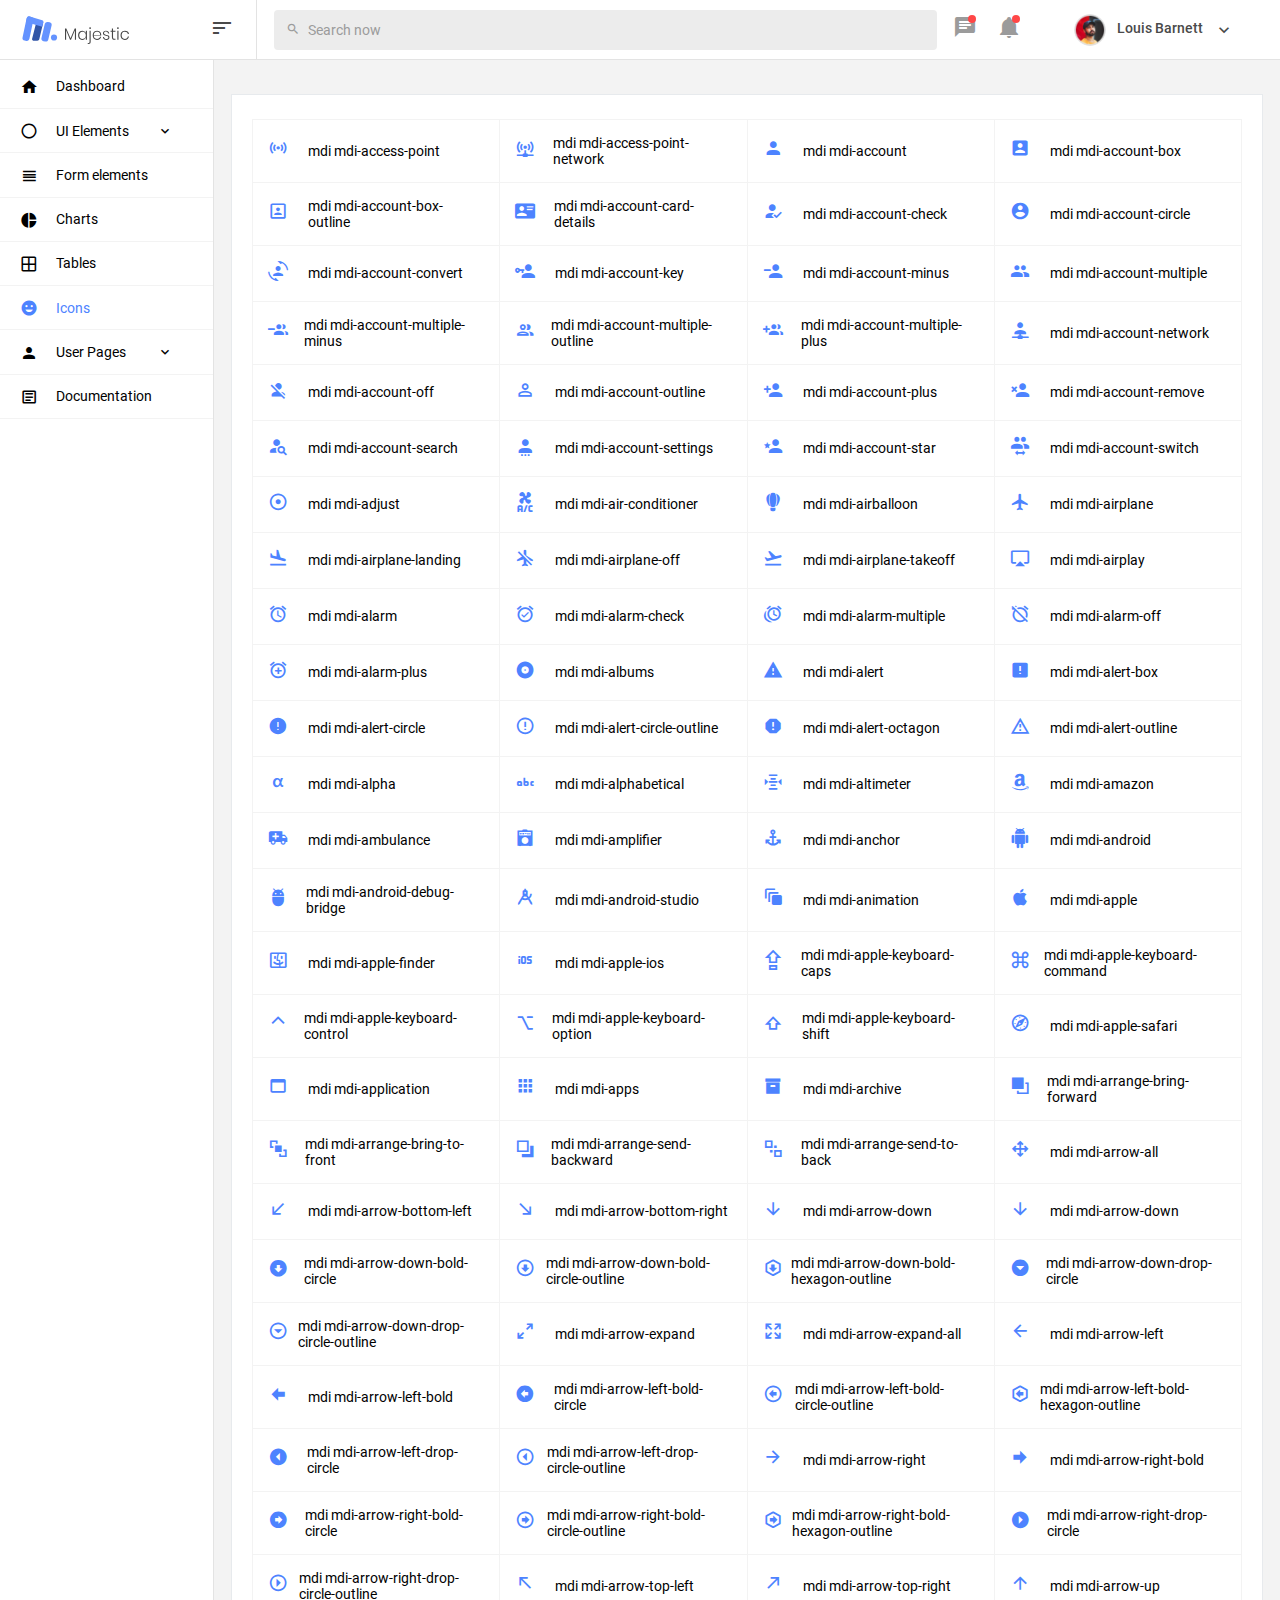
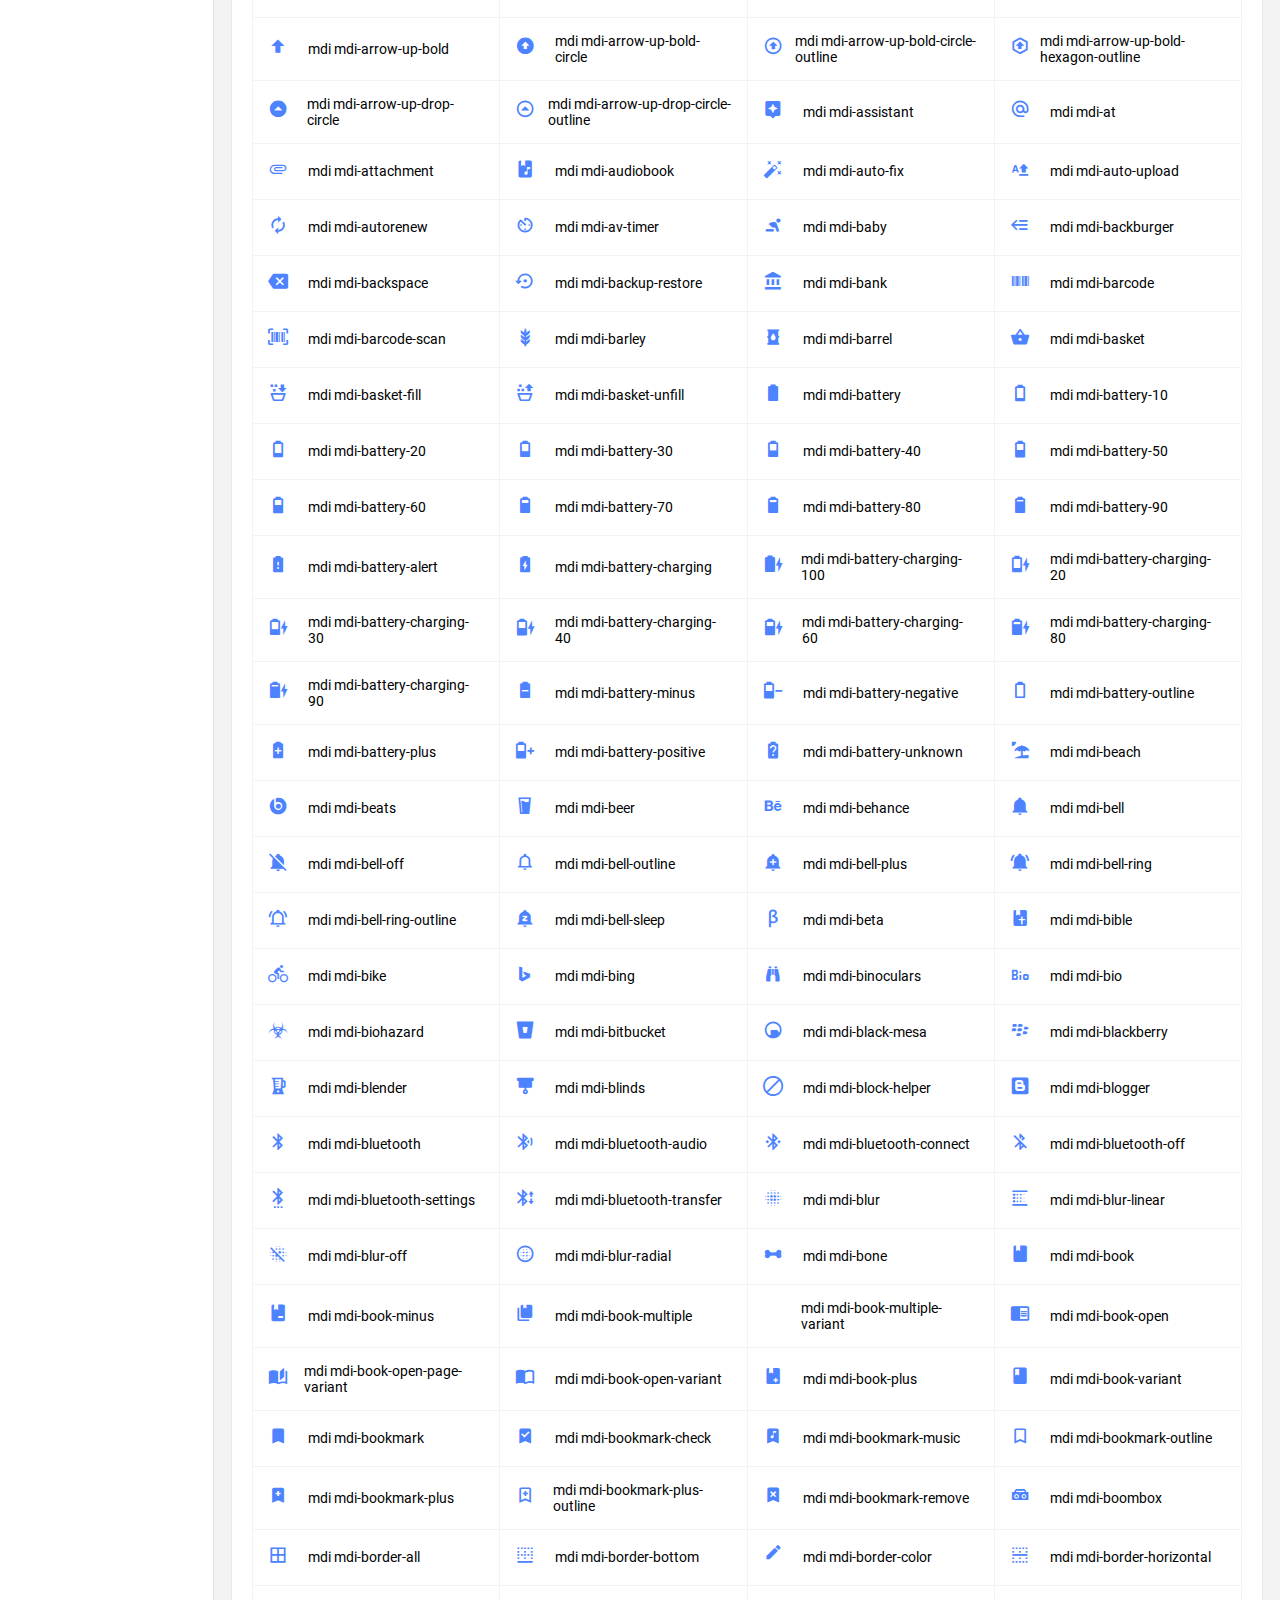
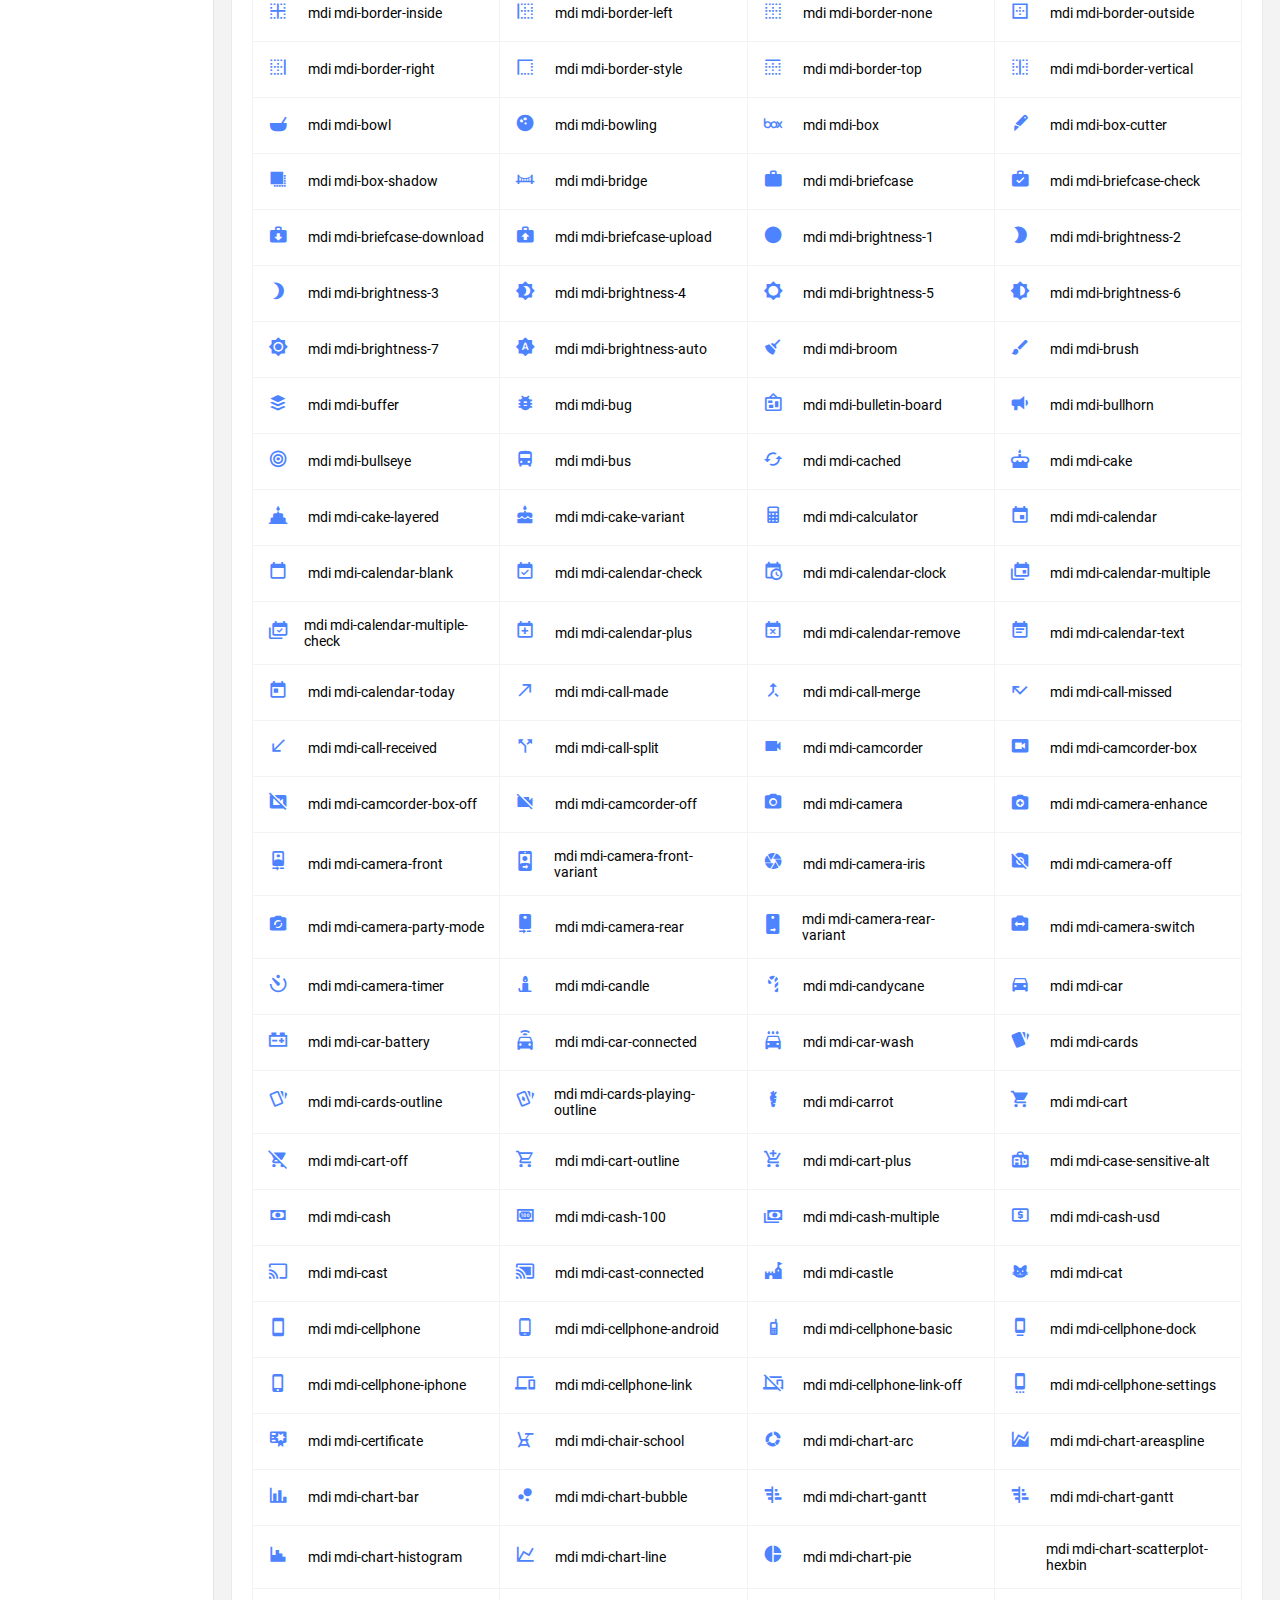
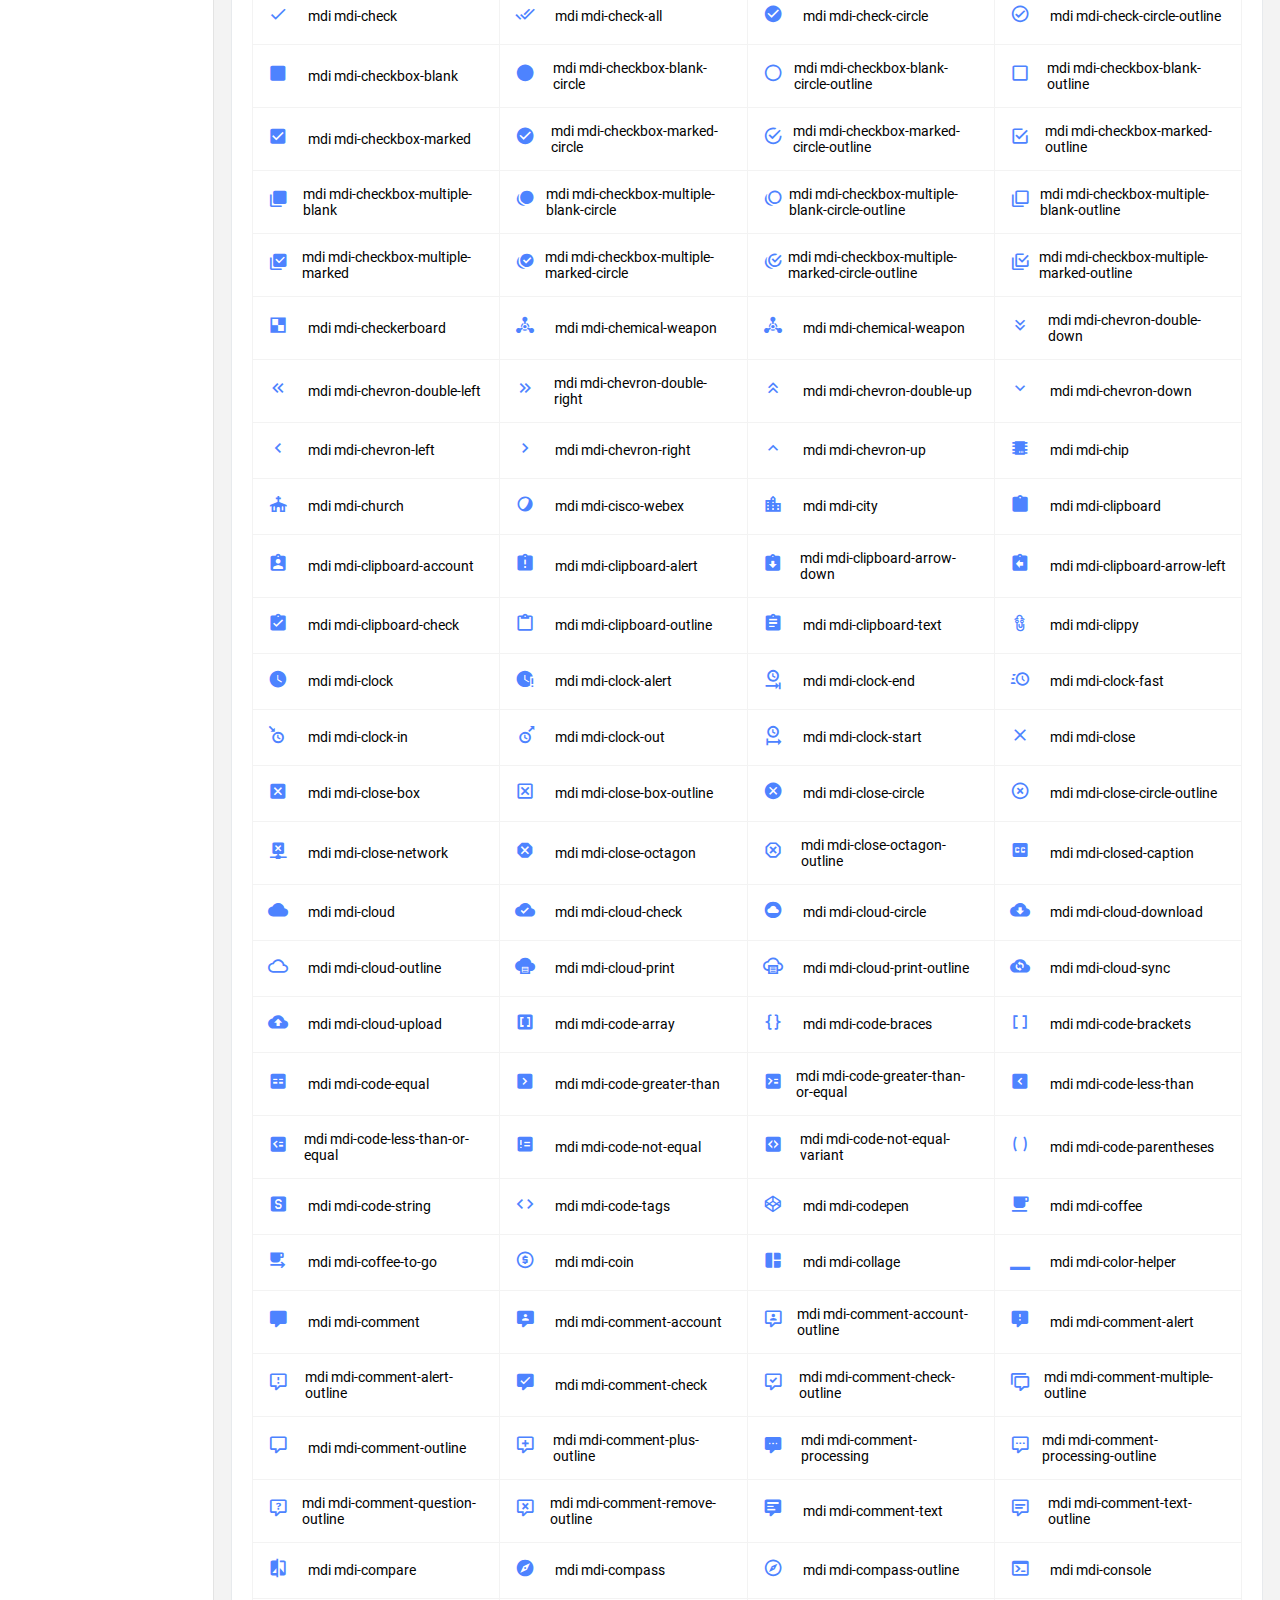
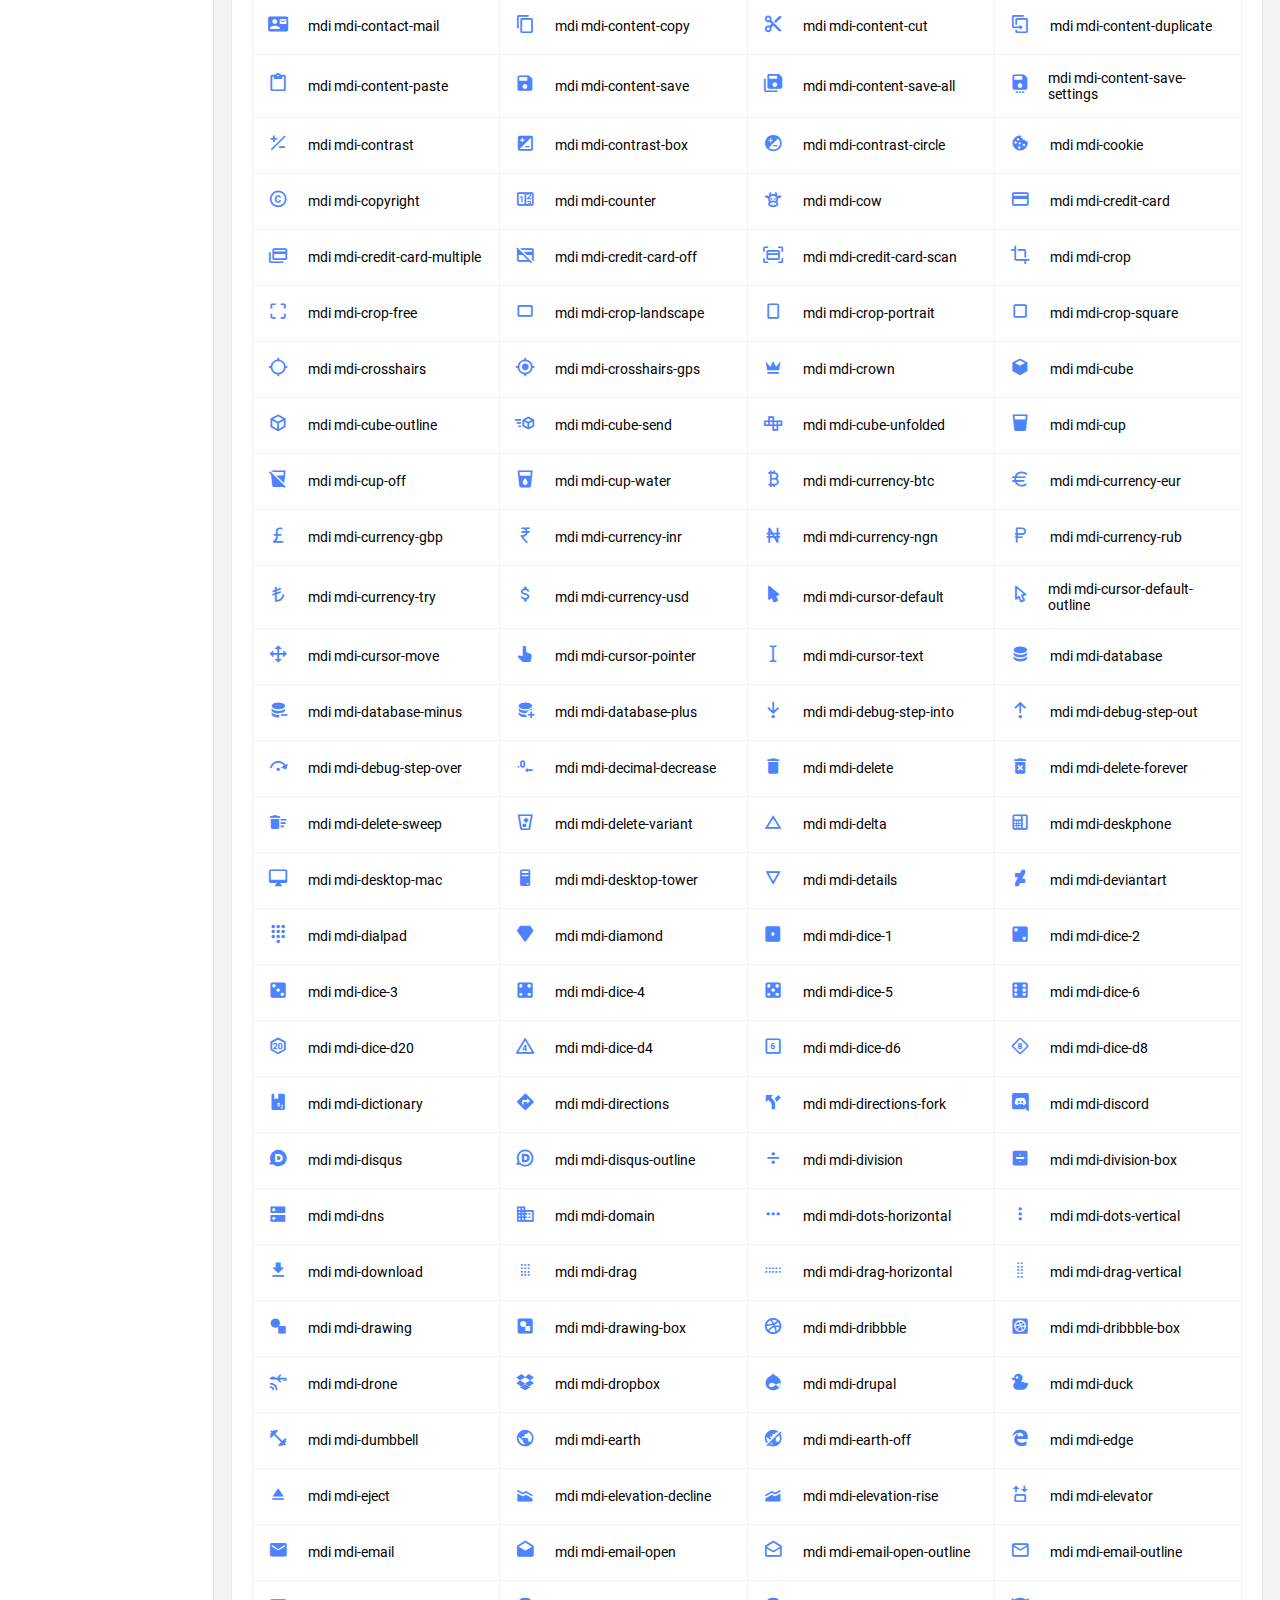
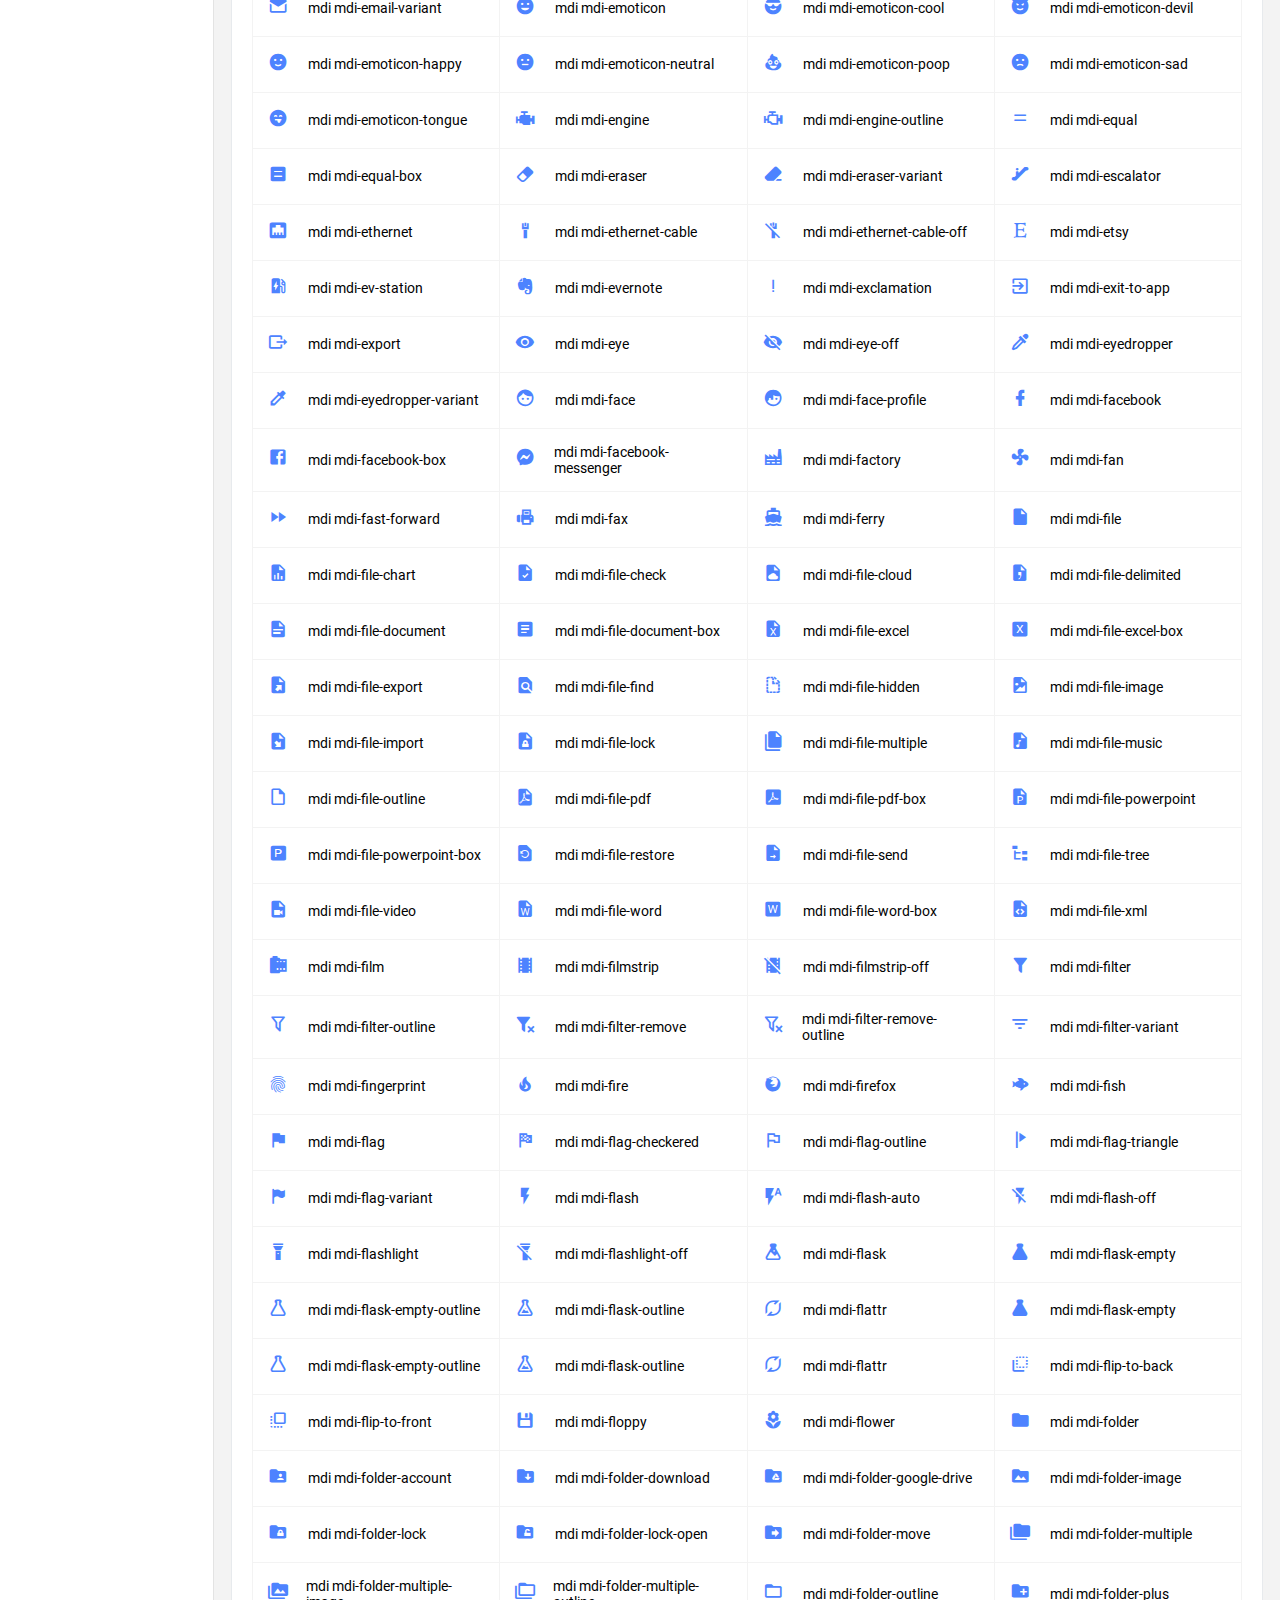
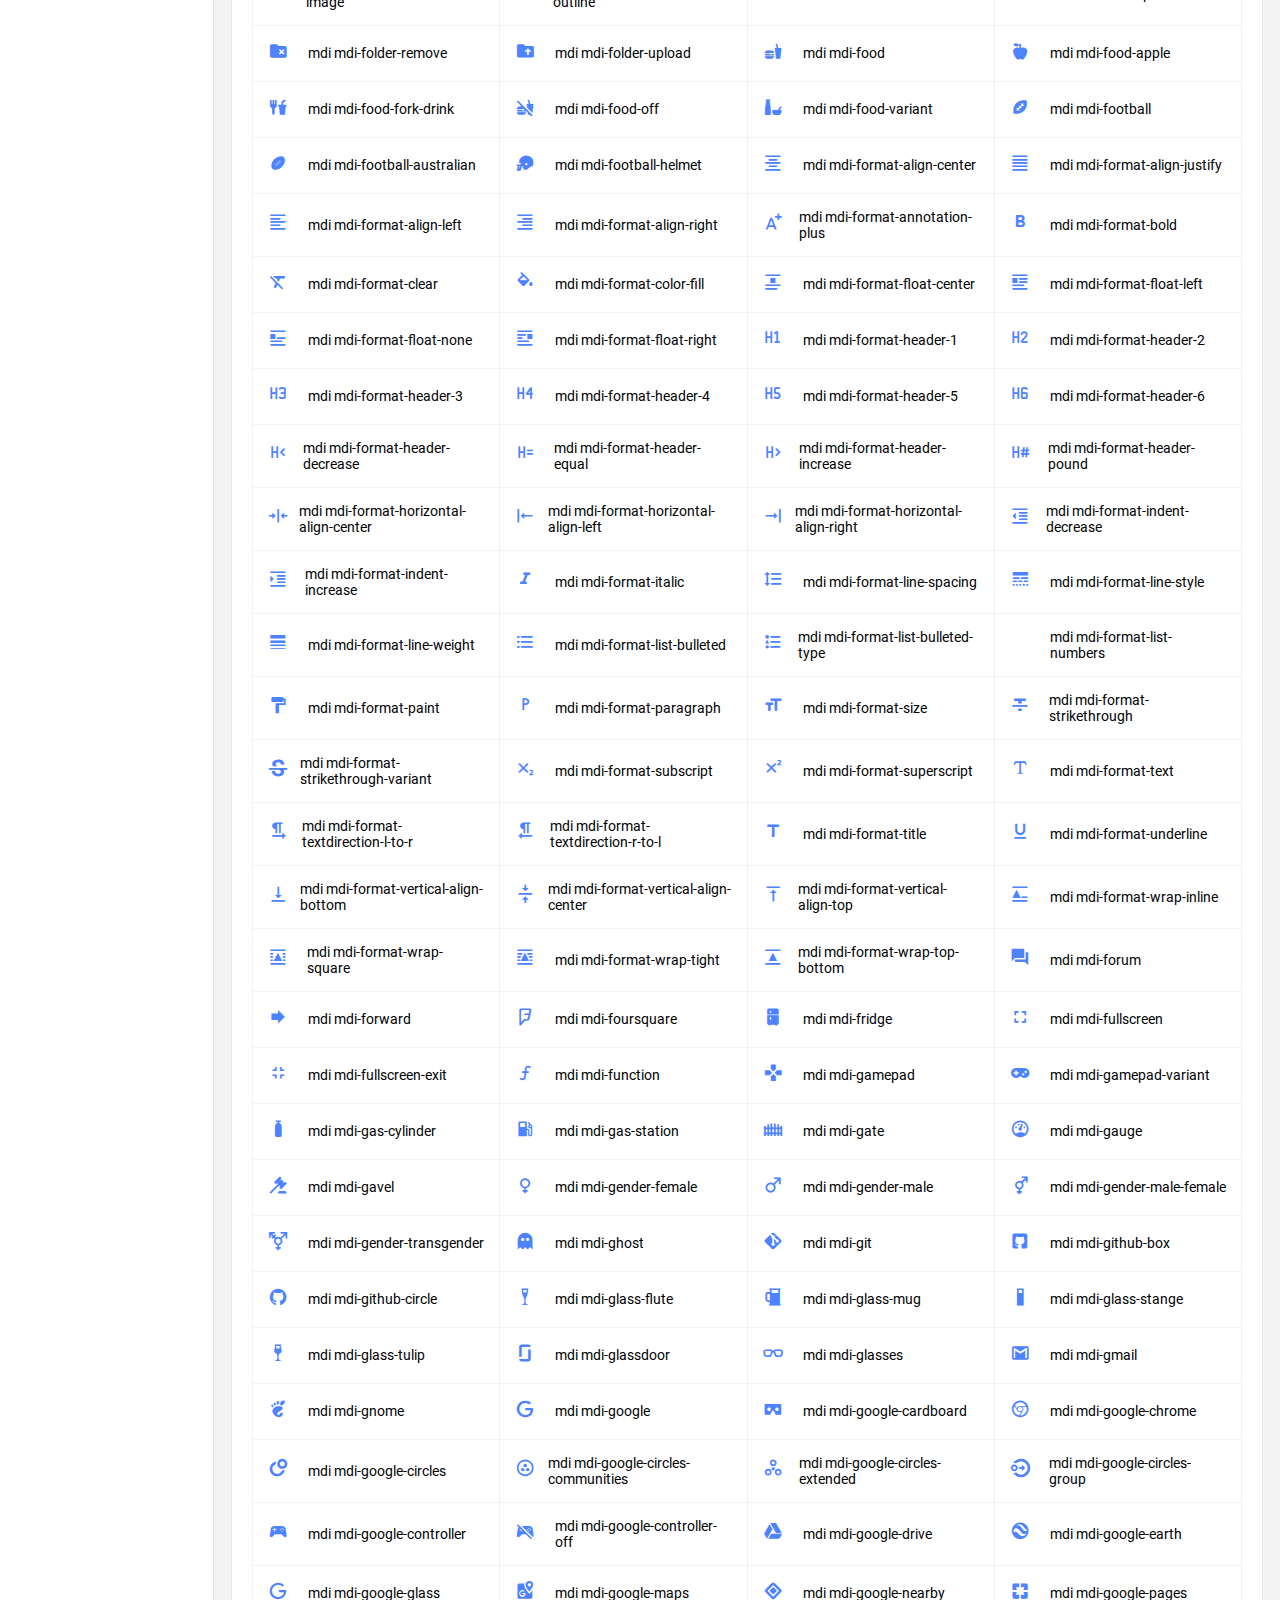
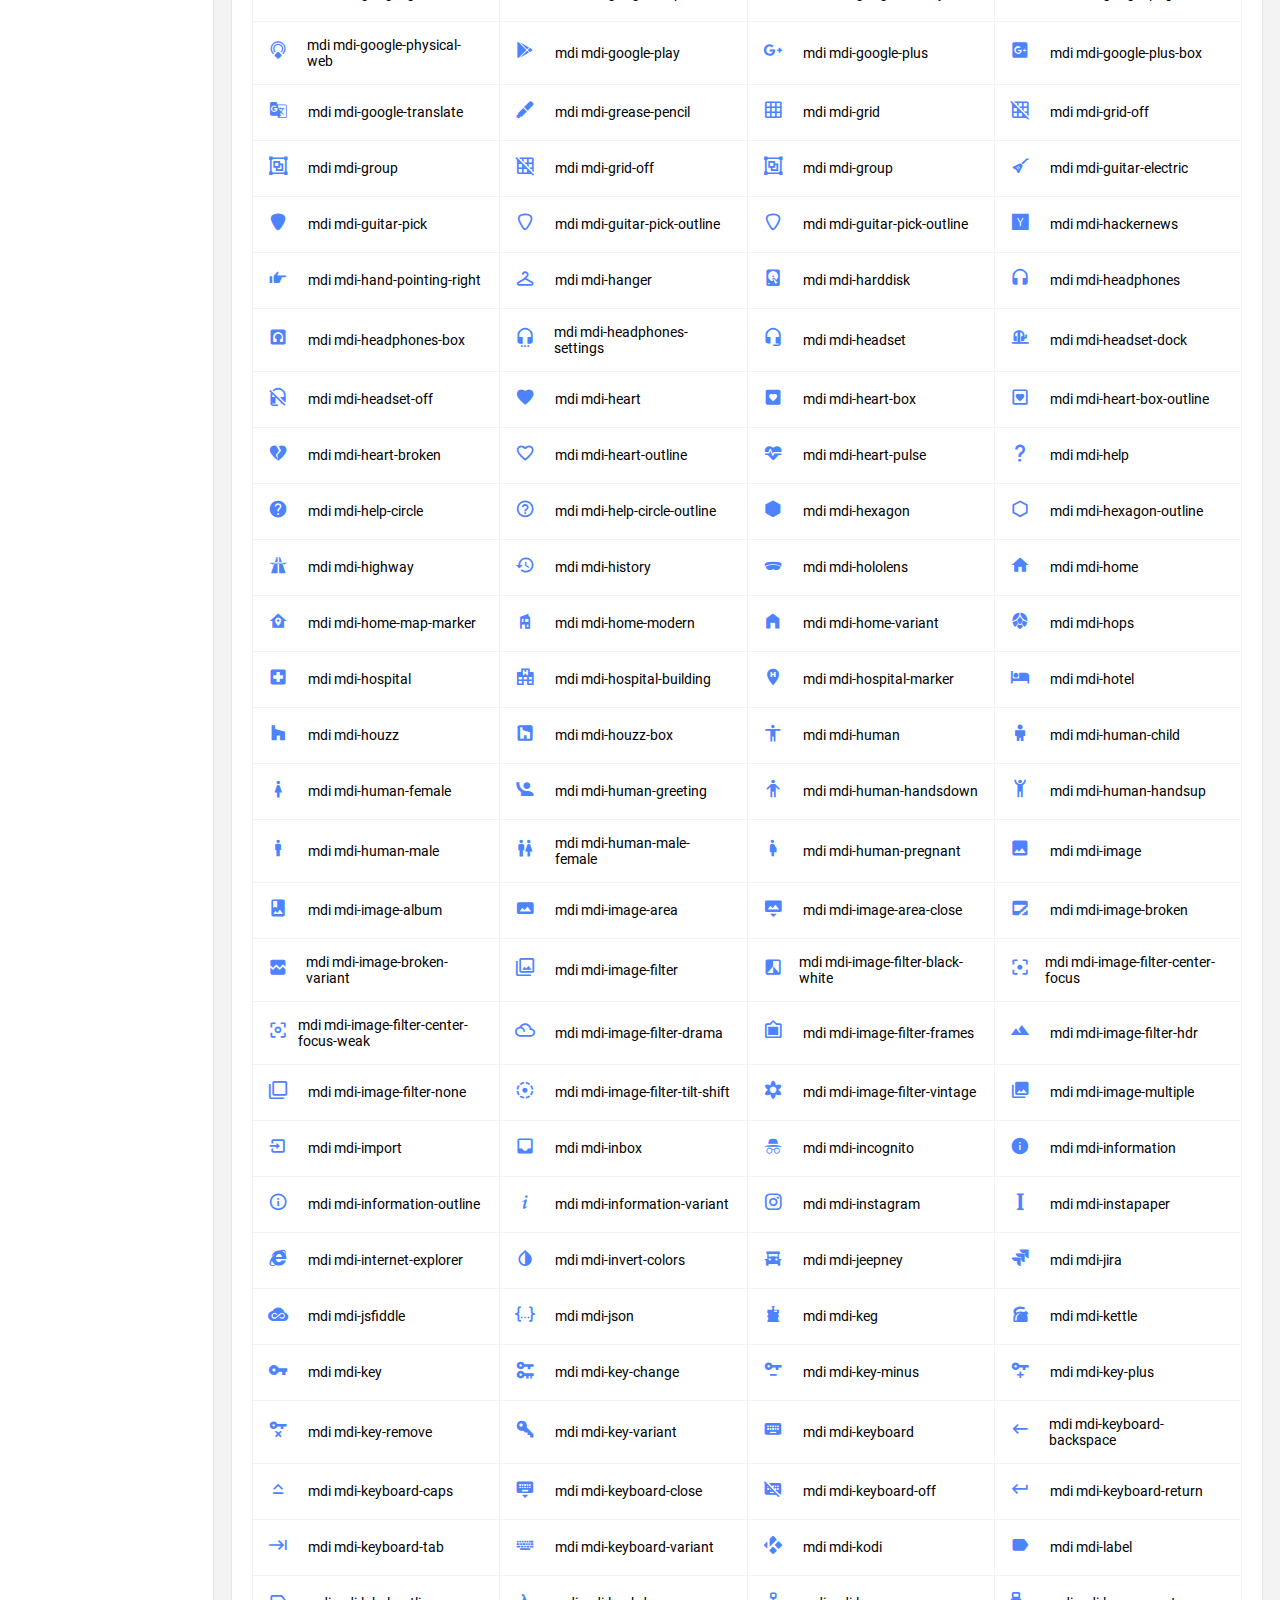
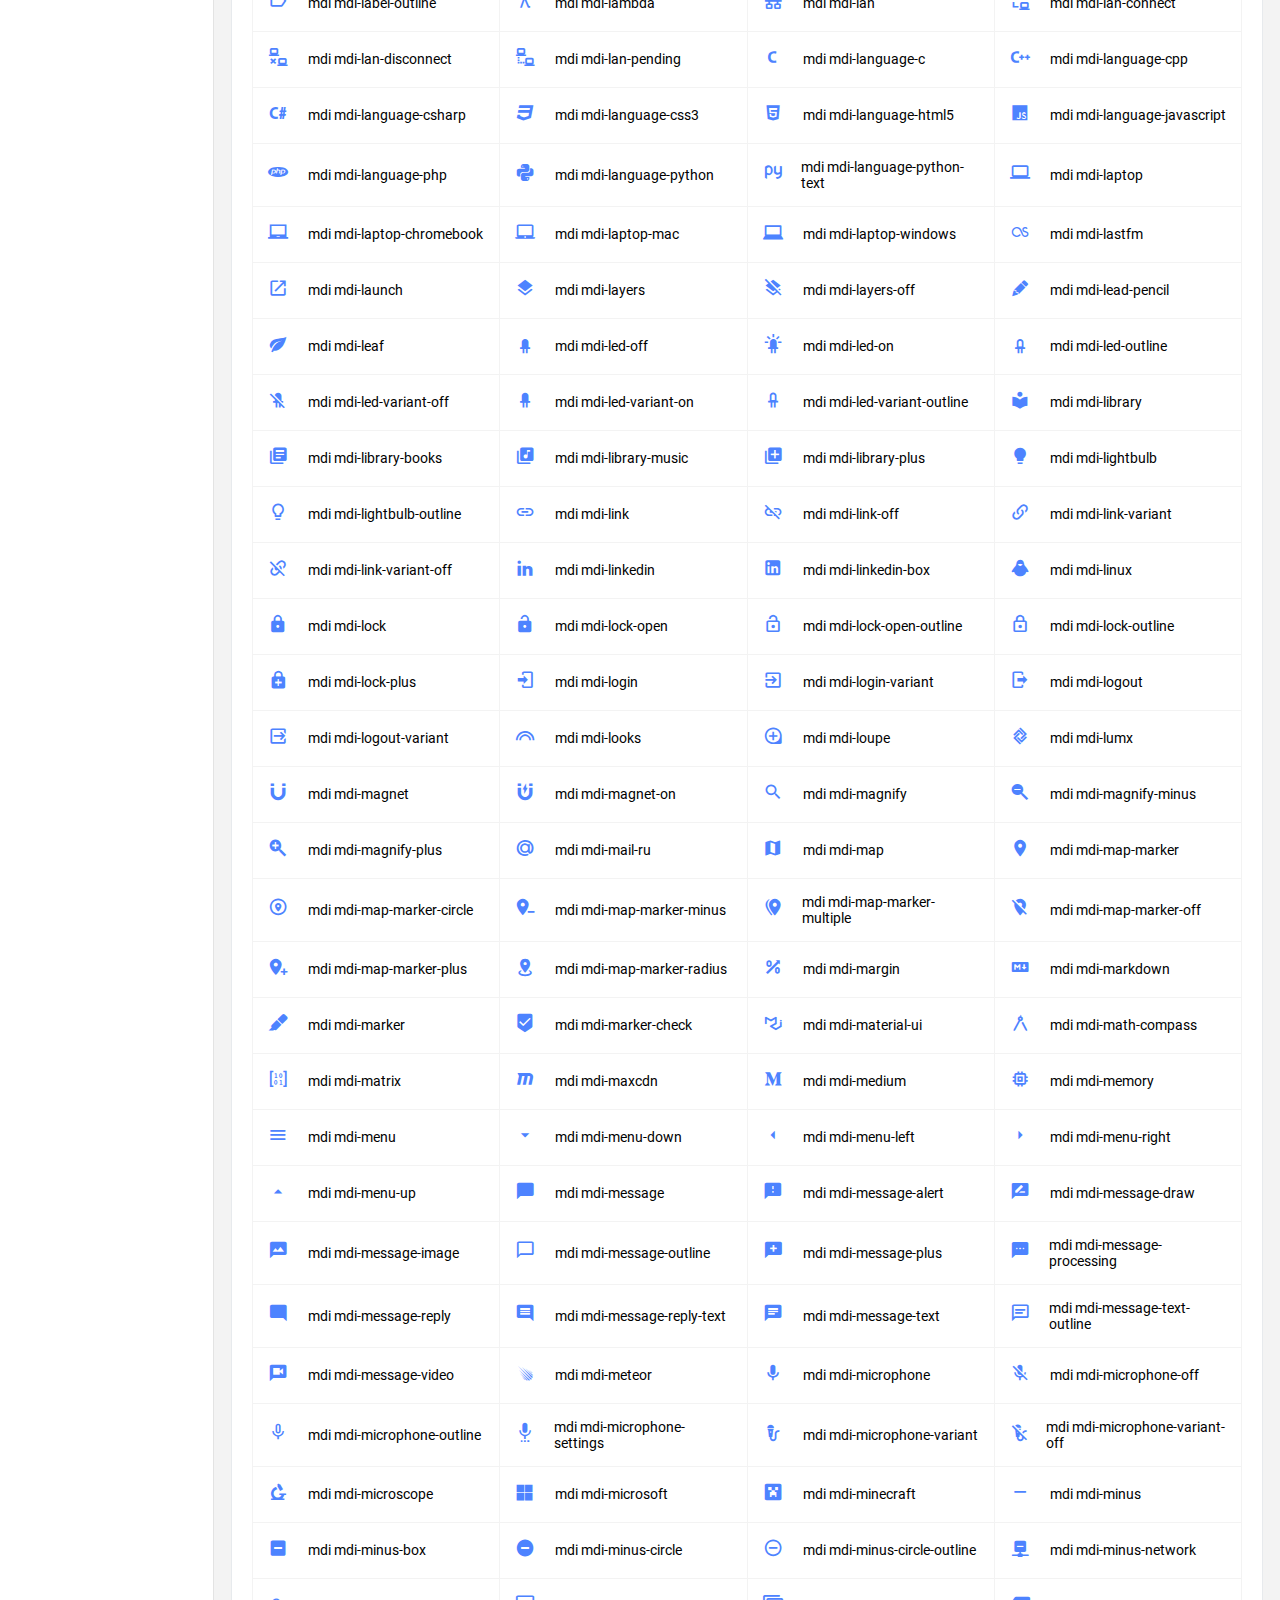
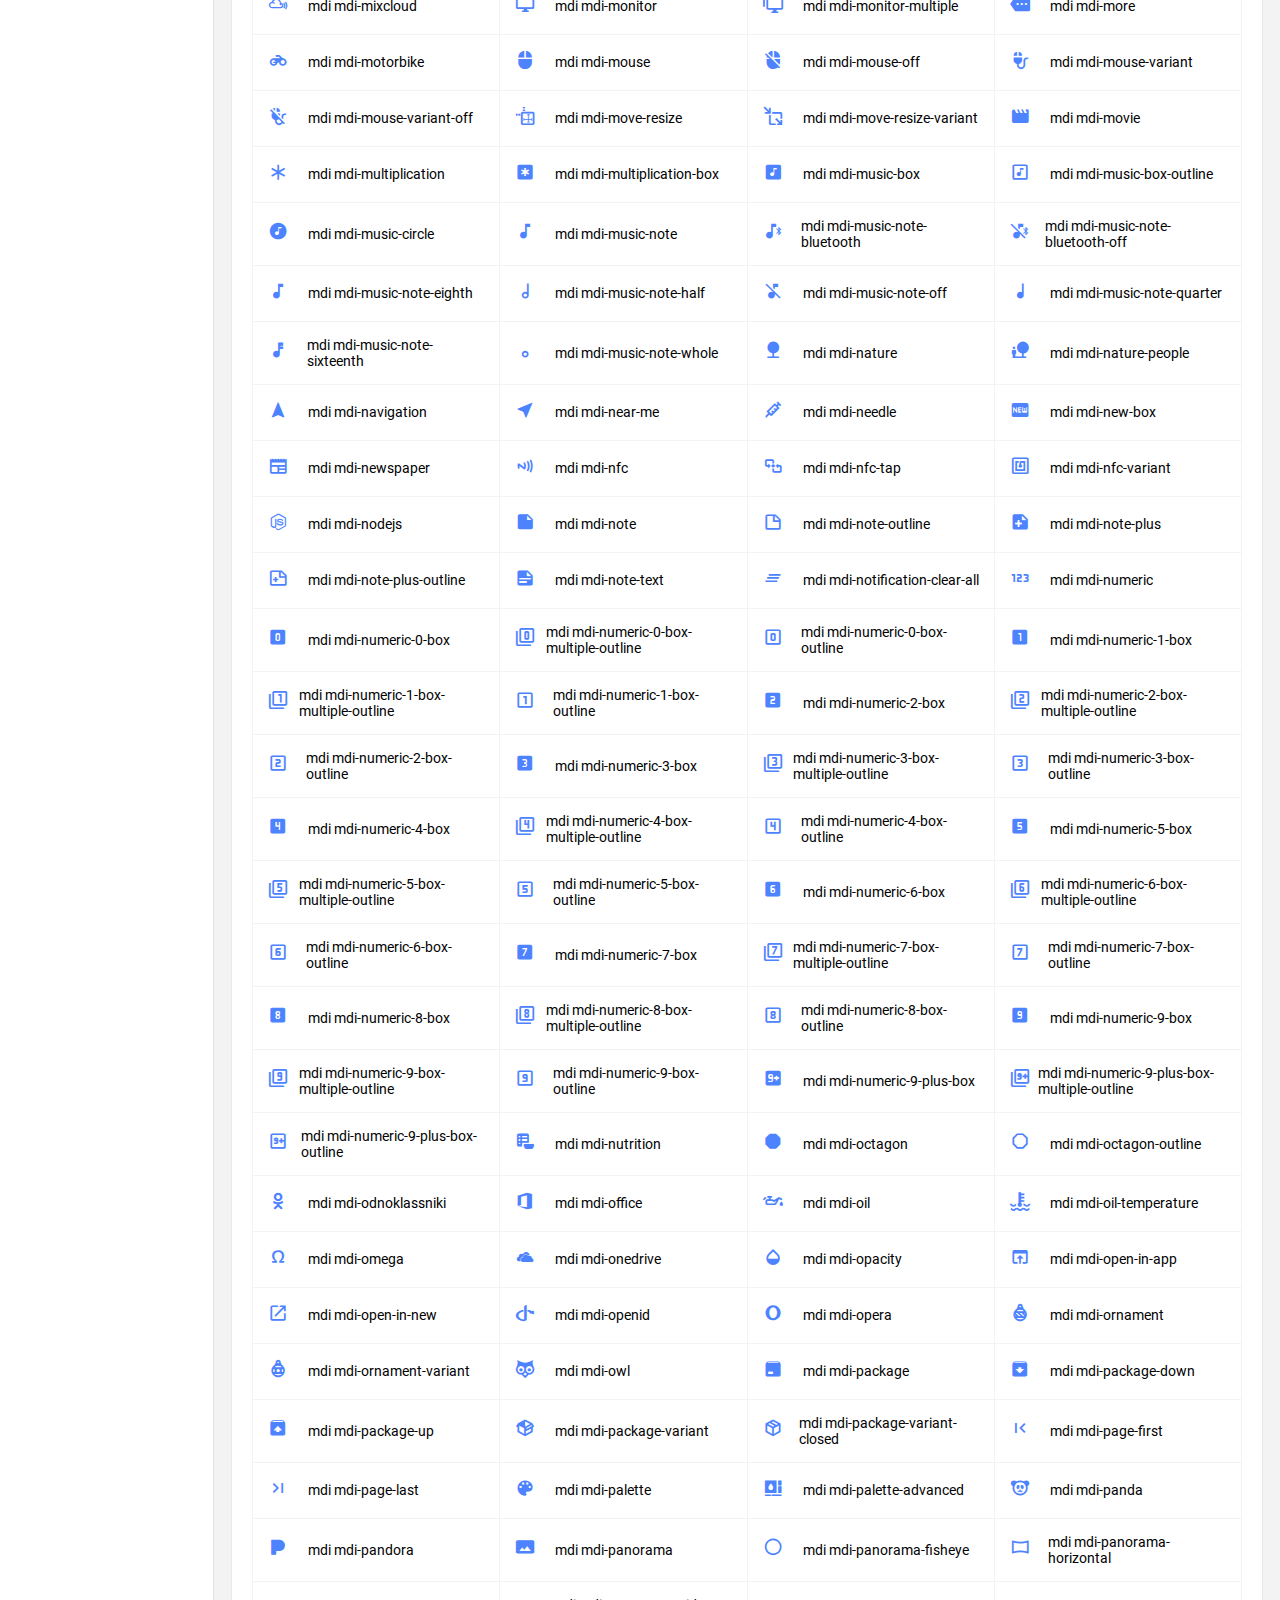
<file: static/pages/icons/mdi.html>
<!DOCTYPE html>
<html lang="en">

<head>
  <!-- Required meta tags -->
  <meta charset="utf-8">
  <meta name="viewport" content="width=device-width, initial-scale=1, shrink-to-fit=no">
  <title>Majestic Admin</title>
  <!-- plugins:css -->
  <link rel="stylesheet" href="../../vendors/mdi/css/materialdesignicons.min.css">
  <link rel="stylesheet" href="../../vendors/base/vendor.bundle.base.css">
  <!-- endinject -->
  <!-- inject:css -->
  <link rel="stylesheet" href="../../css/style.css">
  <!-- endinject -->
  <link rel="shortcut icon" href="../../images/favicon.png" />
</head>

<body>
  <div class=" container-scroller">
    <!-- partial:../../partials/_navbar.html -->
    <nav class="navbar col-lg-12 col-12 p-0 fixed-top d-flex flex-row">
      <div class="navbar-brand-wrapper d-flex justify-content-center">
        <div class="navbar-brand-inner-wrapper d-flex justify-content-between align-items-center w-100">  
          <a class="navbar-brand brand-logo" href="../../index.html"><img src="../../images/logo.svg" alt="logo"/></a>
          <a class="navbar-brand brand-logo-mini" href="../../index.html"><img src="../../images/logo-mini.svg" alt="logo"/></a>
          <button class="navbar-toggler navbar-toggler align-self-center" type="button" data-toggle="minimize">
            <span class="mdi mdi-sort-variant"></span>
          </button>
        </div>  
      </div>
      <div class="navbar-menu-wrapper d-flex align-items-center justify-content-end">
        <ul class="navbar-nav mr-lg-4 w-100">
          <li class="nav-item nav-search d-none d-lg-block w-100">
            <div class="input-group">
              <div class="input-group-prepend">
                <span class="input-group-text" id="search">
                  <i class="mdi mdi-magnify"></i>
                </span>
              </div>
              <input type="text" class="form-control" placeholder="Search now" aria-label="search" aria-describedby="search">
            </div>
          </li>
        </ul>
        <ul class="navbar-nav navbar-nav-right">
          <li class="nav-item dropdown me-1">
            <a class="nav-link count-indicator dropdown-toggle d-flex justify-content-center align-items-center" id="messageDropdown" href="#" data-bs-toggle="dropdown">
              <i class="mdi mdi-message-text mx-0"></i>
              <span class="count"></span>
            </a>
            <div class="dropdown-menu dropdown-menu-right navbar-dropdown" aria-labelledby="messageDropdown">
              <p class="mb-0 font-weight-normal float-left dropdown-header">Messages</p>
              <a class="dropdown-item">
                <div class="item-thumbnail">
                    <img src="../../images/faces/face4.jpg" alt="image" class="profile-pic">
                </div>
                <div class="item-content flex-grow">
                  <h6 class="ellipsis font-weight-normal">David Grey
                  </h6>
                  <p class="font-weight-light small-text text-muted mb-0">
                    The meeting is cancelled
                  </p>
                </div>
              </a>
              <a class="dropdown-item">
                <div class="item-thumbnail">
                    <img src="../../images/faces/face2.jpg" alt="image" class="profile-pic">
                </div>
                <div class="item-content flex-grow">
                  <h6 class="ellipsis font-weight-normal">Tim Cook
                  </h6>
                  <p class="font-weight-light small-text text-muted mb-0">
                    New product launch
                  </p>
                </div>
              </a>
              <a class="dropdown-item">
                <div class="item-thumbnail">
                    <img src="../../images/faces/face3.jpg" alt="image" class="profile-pic">
                </div>
                <div class="item-content flex-grow">
                  <h6 class="ellipsis font-weight-normal"> Johnson
                  </h6>
                  <p class="font-weight-light small-text text-muted mb-0">
                    Upcoming board meeting
                  </p>
                </div>
              </a>
            </div>
          </li>
          <li class="nav-item dropdown me-4">
            <a class="nav-link count-indicator dropdown-toggle d-flex align-items-center justify-content-center notification-dropdown" id="notificationDropdown" href="#" data-bs-toggle="dropdown">
              <i class="mdi mdi-bell mx-0"></i>
              <span class="count"></span>
            </a>
            <div class="dropdown-menu dropdown-menu-right navbar-dropdown" aria-labelledby="notificationDropdown">
              <p class="mb-0 font-weight-normal float-left dropdown-header">Notifications</p>
              <a class="dropdown-item">
                <div class="item-thumbnail">
                  <div class="item-icon bg-success">
                    <i class="mdi mdi-information mx-0"></i>
                  </div>
                </div>
                <div class="item-content">
                  <h6 class="font-weight-normal">Application Error</h6>
                  <p class="font-weight-light small-text mb-0 text-muted">
                    Just now
                  </p>
                </div>
              </a>
              <a class="dropdown-item">
                <div class="item-thumbnail">
                  <div class="item-icon bg-warning">
                    <i class="mdi mdi-settings mx-0"></i>
                  </div>
                </div>
                <div class="item-content">
                  <h6 class="font-weight-normal">Settings</h6>
                  <p class="font-weight-light small-text mb-0 text-muted">
                    Private message
                  </p>
                </div>
              </a>
              <a class="dropdown-item">
                <div class="item-thumbnail">
                  <div class="item-icon bg-info">
                    <i class="mdi mdi-account-box mx-0"></i>
                  </div>
                </div>
                <div class="item-content">
                  <h6 class="font-weight-normal">New user registration</h6>
                  <p class="font-weight-light small-text mb-0 text-muted">
                    2 days ago
                  </p>
                </div>
              </a>
            </div>
          </li>
          <li class="nav-item nav-profile dropdown">
            <a class="nav-link dropdown-toggle" href="#" data-bs-toggle="dropdown" id="profileDropdown">
              <img src="../../images/faces/face5.jpg" alt="profile"/>
              <span class="nav-profile-name">Louis Barnett</span>
            </a>
            <div class="dropdown-menu dropdown-menu-right navbar-dropdown" aria-labelledby="profileDropdown">
              <a class="dropdown-item">
                <i class="mdi mdi-settings text-primary"></i>
                Settings
              </a>
              <a class="dropdown-item">
                <i class="mdi mdi-logout text-primary"></i>
                Logout
              </a>
            </div>
          </li>
        </ul>
        <button class="navbar-toggler navbar-toggler-right d-lg-none align-self-center" type="button" data-toggle="offcanvas">
          <span class="mdi mdi-menu"></span>
        </button>
      </div>
    </nav>
    <!-- partial -->
    <div class="container-fluid page-body-wrapper">
      <!-- partial:../../partials/_sidebar.html -->
      <nav class="sidebar sidebar-offcanvas" id="sidebar">
        <ul class="nav">
          <li class="nav-item">
            <a class="nav-link" href="../../index.html">
              <i class="mdi mdi-home menu-icon"></i>
              <span class="menu-title">Dashboard</span>
            </a>
          </li>
          <li class="nav-item">
            <a class="nav-link" data-bs-toggle="collapse" href="#ui-basic" aria-expanded="false" aria-controls="ui-basic">
              <i class="mdi mdi-circle-outline menu-icon"></i>
              <span class="menu-title">UI Elements</span>
              <i class="menu-arrow"></i>
            </a>
            <div class="collapse" id="ui-basic">
              <ul class="nav flex-column sub-menu">
                <li class="nav-item"> <a class="nav-link" href="../../pages/ui-features/buttons.html">Buttons</a></li>
                <li class="nav-item"> <a class="nav-link" href="../../pages/ui-features/typography.html">Typography</a></li>
              </ul>
            </div>
          </li>
          <li class="nav-item">
            <a class="nav-link" href="../../pages/forms/basic_elements.html">
              <i class="mdi mdi-view-headline menu-icon"></i>
              <span class="menu-title">Form elements</span>
            </a>
          </li>
          <li class="nav-item">
            <a class="nav-link" href="../../pages/charts/chartjs.html">
              <i class="mdi mdi-chart-pie menu-icon"></i>
              <span class="menu-title">Charts</span>
            </a>
          </li>
          <li class="nav-item">
            <a class="nav-link" href="../../pages/tables/basic-table.html">
              <i class="mdi mdi-grid-large menu-icon"></i>
              <span class="menu-title">Tables</span>
            </a>
          </li>
          <li class="nav-item">
            <a class="nav-link" href="../../pages/icons/mdi.html">
              <i class="mdi mdi-emoticon menu-icon"></i>
              <span class="menu-title">Icons</span>
            </a>
          </li>
          <li class="nav-item">
            <a class="nav-link" data-bs-toggle="collapse" href="#auth" aria-expanded="false" aria-controls="auth">
              <i class="mdi mdi-account menu-icon"></i>
              <span class="menu-title">User Pages</span>
              <i class="menu-arrow"></i>
            </a>
            <div class="collapse" id="auth">
              <ul class="nav flex-column sub-menu">
                <li class="nav-item"> <a class="nav-link" href="../../pages/samples/login.html"> Login </a></li>
                <li class="nav-item"> <a class="nav-link" href="../../pages/samples/login-2.html"> Login 2 </a></li>
                <li class="nav-item"> <a class="nav-link" href="../../pages/samples/register.html"> Register </a></li>
                <li class="nav-item"> <a class="nav-link" href="../../pages/samples/register-2.html"> Register 2 </a></li>
                <li class="nav-item"> <a class="nav-link" href="../../pages/samples/lock-screen.html"> Lockscreen </a></li>
              </ul>
            </div>
          </li>
          <li class="nav-item">
            <a class="nav-link" href="../../documentation/documentation.html">
              <i class="mdi mdi-file-document-box-outline menu-icon"></i>
              <span class="menu-title">Documentation</span>
            </a>
          </li>
        </ul>
      </nav>
      <!-- partial -->
      <div class="main-panel">        
        <div class="content-wrapper">
          <div class="row">
            <div class="col-lg-12 grid-margin">
              <div class="card">
                <div class="card-body">
                  <div class="row icons-list">
                    <div class="col-sm-6 col-md-4 col-lg-3">
                        <i class="mdi mdi-access-point"></i> mdi mdi-access-point
                    </div>
                    <div class="col-sm-6 col-md-4 col-lg-3">
                        <i class="mdi mdi-access-point-network"></i> mdi mdi-access-point-network
                    </div>
                    <div class="col-sm-6 col-md-4 col-lg-3">
                        <i class="mdi mdi-account"></i> mdi mdi-account
                    </div>
                    <div class="col-sm-6 col-md-4 col-lg-3">
                        <i class="mdi mdi-account-box"></i> mdi mdi-account-box
                    </div>
                    <div class="col-sm-6 col-md-4 col-lg-3">
                        <i class="mdi mdi-account-box-outline"></i> mdi mdi-account-box-outline
                    </div>
                    <div class="col-sm-6 col-md-4 col-lg-3">
                        <i class="mdi mdi-account-card-details"></i> mdi mdi-account-card-details
                    </div>
                    <div class="col-sm-6 col-md-4 col-lg-3">
                        <i class="mdi mdi-account-check"></i> mdi mdi-account-check
                    </div>
                    <div class="col-sm-6 col-md-4 col-lg-3">
                        <i class="mdi mdi-account-circle"></i> mdi mdi-account-circle
                    </div>
                    <div class="col-sm-6 col-md-4 col-lg-3">
                        <i class="mdi mdi-account-convert"></i> mdi mdi-account-convert
                    </div>
                    <div class="col-sm-6 col-md-4 col-lg-3">
                        <i class="mdi mdi-account-key"></i> mdi mdi-account-key
                    </div>
                    <div class="col-sm-6 col-md-4 col-lg-3">
                        <i class="mdi mdi-account-minus"></i> mdi mdi-account-minus
                    </div>
                    <div class="col-sm-6 col-md-4 col-lg-3">
                        <i class="mdi mdi-account-multiple"></i> mdi mdi-account-multiple
                    </div>
                    <div class="col-sm-6 col-md-4 col-lg-3">
                        <i class="mdi mdi-account-multiple-minus"></i> mdi mdi-account-multiple-minus
                    </div>
                    <div class="col-sm-6 col-md-4 col-lg-3">
                        <i class="mdi mdi-account-multiple-outline"></i> mdi mdi-account-multiple-outline
                    </div>
                    <div class="col-sm-6 col-md-4 col-lg-3">
                        <i class="mdi mdi-account-multiple-plus"></i> mdi mdi-account-multiple-plus
                    </div>
                    <div class="col-sm-6 col-md-4 col-lg-3">
                        <i class="mdi mdi-account-network"></i> mdi mdi-account-network
                    </div>
                    <div class="col-sm-6 col-md-4 col-lg-3">
                        <i class="mdi mdi-account-off"></i> mdi mdi-account-off
                    </div>
                    <div class="col-sm-6 col-md-4 col-lg-3">
                        <i class="mdi mdi-account-outline"></i> mdi mdi-account-outline
                    </div>
                    <div class="col-sm-6 col-md-4 col-lg-3">
                        <i class="mdi mdi-account-plus"></i> mdi mdi-account-plus
                    </div>
                    <div class="col-sm-6 col-md-4 col-lg-3">
                        <i class="mdi mdi-account-remove"></i> mdi mdi-account-remove
                    </div>
                    <div class="col-sm-6 col-md-4 col-lg-3">
                        <i class="mdi mdi-account-search"></i> mdi mdi-account-search
                    </div>
                    <div class="col-sm-6 col-md-4 col-lg-3">
                        <i class="mdi mdi-account-settings"></i> mdi mdi-account-settings
                    </div>
                    <div class="col-sm-6 col-md-4 col-lg-3">
                        <i class="mdi mdi-account-star"></i> mdi mdi-account-star
                    </div>
                    <div class="col-sm-6 col-md-4 col-lg-3">
                        <i class="mdi mdi-account-switch"></i> mdi mdi-account-switch
                    </div>
                    <div class="col-sm-6 col-md-4 col-lg-3">
                        <i class="mdi mdi-adjust"></i> mdi mdi-adjust
                    </div>
                    <div class="col-sm-6 col-md-4 col-lg-3">
                        <i class="mdi mdi-air-conditioner"></i> mdi mdi-air-conditioner
                    </div>
                    <div class="col-sm-6 col-md-4 col-lg-3">
                        <i class="mdi mdi-airballoon"></i> mdi mdi-airballoon
                    </div>
                    <div class="col-sm-6 col-md-4 col-lg-3">
                        <i class="mdi mdi-airplane"></i> mdi mdi-airplane
                    </div>
                    <div class="col-sm-6 col-md-4 col-lg-3">
                        <i class="mdi mdi-airplane-landing"></i> mdi mdi-airplane-landing
                    </div>
                    <div class="col-sm-6 col-md-4 col-lg-3">
                        <i class="mdi mdi-airplane-off"></i> mdi mdi-airplane-off
                    </div>
                    <div class="col-sm-6 col-md-4 col-lg-3">
                        <i class="mdi mdi-airplane-takeoff"></i> mdi mdi-airplane-takeoff
                    </div>
                    <div class="col-sm-6 col-md-4 col-lg-3">
                        <i class="mdi mdi-airplay"></i> mdi mdi-airplay
                    </div>
                    <div class="col-sm-6 col-md-4 col-lg-3">
                        <i class="mdi mdi-alarm"></i> mdi mdi-alarm
                    </div>
                    <div class="col-sm-6 col-md-4 col-lg-3">
                        <i class="mdi mdi-alarm-check"></i> mdi mdi-alarm-check
                    </div>
                    <div class="col-sm-6 col-md-4 col-lg-3">
                        <i class="mdi mdi-alarm-multiple"></i> mdi mdi-alarm-multiple
                    </div>
                    <div class="col-sm-6 col-md-4 col-lg-3">
                        <i class="mdi mdi-alarm-off"></i> mdi mdi-alarm-off
                    </div>
                    <div class="col-sm-6 col-md-4 col-lg-3">
                        <i class="mdi mdi-alarm-plus"></i> mdi mdi-alarm-plus
                    </div>
                    <div class="col-sm-6 col-md-4 col-lg-3">
                        <i class="mdi mdi-album"></i> mdi mdi-albums
                    </div>
                    <div class="col-sm-6 col-md-4 col-lg-3">
                        <i class="mdi mdi-alert"></i> mdi mdi-alert
                    </div>
                    <div class="col-sm-6 col-md-4 col-lg-3">
                        <i class="mdi mdi-alert-box"></i> mdi mdi-alert-box
                    </div>
                    <div class="col-sm-6 col-md-4 col-lg-3">
                        <i class="mdi mdi-alert-circle"></i> mdi mdi-alert-circle
                    </div>
                    <div class="col-sm-6 col-md-4 col-lg-3">
                        <i class="mdi mdi-alert-circle-outline"></i> mdi mdi-alert-circle-outline
                    </div>
                    <div class="col-sm-6 col-md-4 col-lg-3">
                        <i class="mdi mdi-alert-octagon"></i> mdi mdi-alert-octagon
                    </div>
                    <div class="col-sm-6 col-md-4 col-lg-3">
                        <i class="mdi mdi-alert-outline"></i> mdi mdi-alert-outline
                    </div>
                    <div class="col-sm-6 col-md-4 col-lg-3">
                        <i class="mdi mdi-alpha"></i> mdi mdi-alpha
                    </div>
                    <div class="col-sm-6 col-md-4 col-lg-3">
                        <i class="mdi mdi-alphabetical"></i> mdi mdi-alphabetical
                    </div>
                    <div class="col-sm-6 col-md-4 col-lg-3">
                        <i class="mdi mdi-altimeter"></i> mdi mdi-altimeter
                    </div>
                    <div class="col-sm-6 col-md-4 col-lg-3">
                        <i class="mdi mdi-amazon"></i> mdi mdi-amazon
                    </div>
                    <div class="col-sm-6 col-md-4 col-lg-3">
                        <i class="mdi mdi-ambulance"></i> mdi mdi-ambulance
                    </div>
                    <div class="col-sm-6 col-md-4 col-lg-3">
                        <i class="mdi mdi-amplifier"></i> mdi mdi-amplifier
                    </div>
                    <div class="col-sm-6 col-md-4 col-lg-3">
                        <i class="mdi mdi-anchor"></i> mdi mdi-anchor
                    </div>
                    <div class="col-sm-6 col-md-4 col-lg-3">
                        <i class="mdi mdi-android"></i> mdi mdi-android
                    </div>
                    <div class="col-sm-6 col-md-4 col-lg-3">
                        <i class="mdi mdi-android-debug-bridge"></i> mdi mdi-android-debug-bridge
                    </div>
                    <div class="col-sm-6 col-md-4 col-lg-3">
                        <i class="mdi mdi-android-studio"></i> mdi mdi-android-studio
                    </div>
                    <div class="col-sm-6 col-md-4 col-lg-3">
                        <i class="mdi mdi-animation"></i> mdi mdi-animation
                    </div>
                    <div class="col-sm-6 col-md-4 col-lg-3">
                        <i class="mdi mdi-apple"></i> mdi mdi-apple
                    </div>
                    <div class="col-sm-6 col-md-4 col-lg-3">
                        <i class="mdi mdi-apple-finder"></i> mdi mdi-apple-finder
                    </div>
                    <div class="col-sm-6 col-md-4 col-lg-3">
                        <i class="mdi mdi-apple-ios"></i> mdi mdi-apple-ios
                    </div>
                    <div class="col-sm-6 col-md-4 col-lg-3">
                        <i class="mdi mdi-apple-keyboard-caps"></i> mdi mdi-apple-keyboard-caps
                    </div>
                    <div class="col-sm-6 col-md-4 col-lg-3">
                        <i class="mdi mdi-apple-keyboard-command"></i> mdi mdi-apple-keyboard-command
                    </div>
                    <div class="col-sm-6 col-md-4 col-lg-3">
                        <i class="mdi mdi-apple-keyboard-control"></i> mdi mdi-apple-keyboard-control
                    </div>
                    <div class="col-sm-6 col-md-4 col-lg-3">
                        <i class="mdi mdi-apple-keyboard-option"></i> mdi mdi-apple-keyboard-option
                    </div>
                    <div class="col-sm-6 col-md-4 col-lg-3">
                        <i class="mdi mdi-apple-keyboard-shift"></i> mdi mdi-apple-keyboard-shift
                    </div>
                    <div class="col-sm-6 col-md-4 col-lg-3">
                        <i class="mdi mdi-apple-safari"></i> mdi mdi-apple-safari
                    </div>
                    <div class="col-sm-6 col-md-4 col-lg-3">
                        <i class="mdi mdi-application"></i> mdi mdi-application
                    </div>
                    <div class="col-sm-6 col-md-4 col-lg-3">
                        <i class="mdi mdi-apps"></i> mdi mdi-apps
                    </div>
                    <div class="col-sm-6 col-md-4 col-lg-3">
                        <i class="mdi mdi-archive"></i> mdi mdi-archive
                    </div>
                    <div class="col-sm-6 col-md-4 col-lg-3">
                        <i class="mdi mdi-arrange-bring-forward"></i> mdi mdi-arrange-bring-forward
                    </div>
                    <div class="col-sm-6 col-md-4 col-lg-3">
                        <i class="mdi mdi-arrange-bring-to-front"></i> mdi mdi-arrange-bring-to-front
                    </div>
                    <div class="col-sm-6 col-md-4 col-lg-3">
                        <i class="mdi mdi-arrange-send-backward"></i> mdi mdi-arrange-send-backward
                    </div>
                    <div class="col-sm-6 col-md-4 col-lg-3">
                        <i class="mdi mdi-arrange-send-to-back"></i> mdi mdi-arrange-send-to-back
                    </div>
                    <div class="col-sm-6 col-md-4 col-lg-3">
                        <i class="mdi mdi-arrow-all"></i> mdi mdi-arrow-all
                    </div>
                    <div class="col-sm-6 col-md-4 col-lg-3">
                        <i class="mdi mdi-arrow-bottom-left"></i> mdi mdi-arrow-bottom-left
                    </div>
                    <div class="col-sm-6 col-md-4 col-lg-3">
                        <i class="mdi mdi-arrow-bottom-right"></i> mdi mdi-arrow-bottom-right
                    </div>
                    <div class="col-sm-6 col-md-4 col-lg-3">
                        <i class="mdi mdi-arrow-down"></i> mdi mdi-arrow-down
                    </div>
                    <div class="col-sm-6 col-md-4 col-lg-3">
                        <i class="mdi mdi-arrow-down"></i> mdi mdi-arrow-down
                    </div>
                    <div class="col-sm-6 col-md-4 col-lg-3">
                        <i class="mdi mdi-arrow-down-bold-circle"></i> mdi mdi-arrow-down-bold-circle
                    </div>
                    <div class="col-sm-6 col-md-4 col-lg-3">
                        <i class="mdi mdi-arrow-down-bold-circle-outline"></i> mdi mdi-arrow-down-bold-circle-outline
                    </div>
                    <div class="col-sm-6 col-md-4 col-lg-3">
                        <i class="mdi mdi-arrow-down-bold-hexagon-outline"></i> mdi mdi-arrow-down-bold-hexagon-outline
                    </div>
                    <div class="col-sm-6 col-md-4 col-lg-3">
                        <i class="mdi mdi-arrow-down-drop-circle"></i> mdi mdi-arrow-down-drop-circle
                    </div>
                    <div class="col-sm-6 col-md-4 col-lg-3">
                        <i class="mdi mdi-arrow-down-drop-circle-outline"></i> mdi mdi-arrow-down-drop-circle-outline
                    </div>
                    <div class="col-sm-6 col-md-4 col-lg-3">
                        <i class="mdi mdi-arrow-expand"></i> mdi mdi-arrow-expand
                    </div>
                    <div class="col-sm-6 col-md-4 col-lg-3">
                        <i class="mdi mdi-arrow-expand-all"></i> mdi mdi-arrow-expand-all
                    </div>
                    <div class="col-sm-6 col-md-4 col-lg-3">
                        <i class="mdi mdi-arrow-left"></i> mdi mdi-arrow-left
                    </div>
                    <div class="col-sm-6 col-md-4 col-lg-3">
                        <i class="mdi mdi-arrow-left-bold"></i> mdi mdi-arrow-left-bold
                    </div>
                    <div class="col-sm-6 col-md-4 col-lg-3">
                        <i class="mdi mdi-arrow-left-bold-circle"></i> mdi mdi-arrow-left-bold-circle
                    </div>
                    <div class="col-sm-6 col-md-4 col-lg-3">
                        <i class="mdi mdi-arrow-left-bold-circle-outline"></i> mdi mdi-arrow-left-bold-circle-outline
                    </div>
                    <div class="col-sm-6 col-md-4 col-lg-3">
                        <i class="mdi mdi-arrow-left-bold-hexagon-outline"></i> mdi mdi-arrow-left-bold-hexagon-outline
                    </div>
                    <div class="col-sm-6 col-md-4 col-lg-3">
                        <i class="mdi mdi-arrow-left-drop-circle"></i> mdi mdi-arrow-left-drop-circle
                    </div>
                    <div class="col-sm-6 col-md-4 col-lg-3">
                        <i class="mdi mdi-arrow-left-drop-circle-outline"></i> mdi mdi-arrow-left-drop-circle-outline
                    </div>
                    <div class="col-sm-6 col-md-4 col-lg-3">
                        <i class="mdi mdi-arrow-right"></i> mdi mdi-arrow-right
                    </div>
                    <div class="col-sm-6 col-md-4 col-lg-3">
                        <i class="mdi mdi-arrow-right-bold"></i> mdi mdi-arrow-right-bold
                    </div>
                    <div class="col-sm-6 col-md-4 col-lg-3">
                        <i class="mdi mdi-arrow-right-bold-circle"></i> mdi mdi-arrow-right-bold-circle
                    </div>
                    <div class="col-sm-6 col-md-4 col-lg-3">
                        <i class="mdi mdi-arrow-right-bold-circle-outline"></i> mdi mdi-arrow-right-bold-circle-outline
                    </div>
                    <div class="col-sm-6 col-md-4 col-lg-3">
                        <i class="mdi mdi-arrow-right-bold-hexagon-outline"></i> mdi mdi-arrow-right-bold-hexagon-outline
                    </div>
                    <div class="col-sm-6 col-md-4 col-lg-3">
                        <i class="mdi mdi-arrow-right-drop-circle"></i> mdi mdi-arrow-right-drop-circle
                    </div>
                    <div class="col-sm-6 col-md-4 col-lg-3">
                        <i class="mdi mdi-arrow-right-drop-circle-outline"></i> mdi mdi-arrow-right-drop-circle-outline
                    </div>
                    <div class="col-sm-6 col-md-4 col-lg-3">
                        <i class="mdi mdi-arrow-top-left"></i> mdi mdi-arrow-top-left
                    </div>
                    <div class="col-sm-6 col-md-4 col-lg-3">
                        <i class="mdi mdi-arrow-top-right"></i> mdi mdi-arrow-top-right
                    </div>
                    <div class="col-sm-6 col-md-4 col-lg-3">
                        <i class="mdi mdi-arrow-up"></i> mdi mdi-arrow-up
                    </div>
                    <div class="col-sm-6 col-md-4 col-lg-3">
                        <i class="mdi mdi-arrow-up-bold"></i> mdi mdi-arrow-up-bold
                    </div>
                    <div class="col-sm-6 col-md-4 col-lg-3">
                        <i class="mdi mdi-arrow-up-bold-circle"></i> mdi mdi-arrow-up-bold-circle
                    </div>
                    <div class="col-sm-6 col-md-4 col-lg-3">
                        <i class="mdi mdi-arrow-up-bold-circle-outline"></i> mdi mdi-arrow-up-bold-circle-outline
                    </div>
                    <div class="col-sm-6 col-md-4 col-lg-3">
                        <i class="mdi mdi-arrow-up-bold-hexagon-outline"></i> mdi mdi-arrow-up-bold-hexagon-outline
                    </div>
                    <div class="col-sm-6 col-md-4 col-lg-3">
                        <i class="mdi mdi-arrow-up-drop-circle"></i> mdi mdi-arrow-up-drop-circle
                    </div>
                    <div class="col-sm-6 col-md-4 col-lg-3">
                        <i class="mdi mdi-arrow-up-drop-circle-outline"></i> mdi mdi-arrow-up-drop-circle-outline
                    </div>
                    <div class="col-sm-6 col-md-4 col-lg-3">
                        <i class="mdi mdi-assistant"></i> mdi mdi-assistant
                    </div>
                    <div class="col-sm-6 col-md-4 col-lg-3">
                        <i class="mdi mdi-at"></i> mdi mdi-at
                    </div>
                    <div class="col-sm-6 col-md-4 col-lg-3">
                        <i class="mdi mdi-attachment"></i> mdi mdi-attachment
                    </div>
                    <div class="col-sm-6 col-md-4 col-lg-3">
                        <i class="mdi mdi-audiobook"></i> mdi mdi-audiobook
                    </div>
                    <div class="col-sm-6 col-md-4 col-lg-3">
                        <i class="mdi mdi-auto-fix"></i> mdi mdi-auto-fix
                    </div>
                    <div class="col-sm-6 col-md-4 col-lg-3">
                        <i class="mdi mdi-auto-upload"></i> mdi mdi-auto-upload
                    </div>
                    <div class="col-sm-6 col-md-4 col-lg-3">
                        <i class="mdi mdi-autorenew"></i> mdi mdi-autorenew
                    </div>
                    <div class="col-sm-6 col-md-4 col-lg-3">
                        <i class="mdi mdi-av-timer"></i> mdi mdi-av-timer
                    </div>
                    <div class="col-sm-6 col-md-4 col-lg-3">
                        <i class="mdi mdi-baby"></i> mdi mdi-baby
                    </div>
                    <div class="col-sm-6 col-md-4 col-lg-3">
                        <i class="mdi mdi-backburger"></i> mdi mdi-backburger
                    </div>
                    <div class="col-sm-6 col-md-4 col-lg-3">
                        <i class="mdi mdi-backspace"></i> mdi mdi-backspace
                    </div>
                    <div class="col-sm-6 col-md-4 col-lg-3">
                        <i class="mdi mdi-backup-restore"></i> mdi mdi-backup-restore
                    </div>
                    <div class="col-sm-6 col-md-4 col-lg-3">
                        <i class="mdi mdi-bank"></i> mdi mdi-bank
                    </div>
                    <div class="col-sm-6 col-md-4 col-lg-3">
                        <i class="mdi mdi-barcode"></i> mdi mdi-barcode
                    </div>
                    <div class="col-sm-6 col-md-4 col-lg-3">
                        <i class="mdi mdi-barcode-scan"></i> mdi mdi-barcode-scan
                    </div>
                    <div class="col-sm-6 col-md-4 col-lg-3">
                        <i class="mdi mdi-barley"></i> mdi mdi-barley
                    </div>
                    <div class="col-sm-6 col-md-4 col-lg-3">
                        <i class="mdi mdi-barrel"></i> mdi mdi-barrel
                    </div>
                    <div class="col-sm-6 col-md-4 col-lg-3">
                        <i class="mdi mdi-basket"></i> mdi mdi-basket
                    </div>
                    <div class="col-sm-6 col-md-4 col-lg-3">
                        <i class="mdi mdi-basket-fill"></i> mdi mdi-basket-fill
                    </div>
                    <div class="col-sm-6 col-md-4 col-lg-3">
                        <i class="mdi mdi-basket-unfill"></i> mdi mdi-basket-unfill
                    </div>
                    <div class="col-sm-6 col-md-4 col-lg-3">
                        <i class="mdi mdi-battery"></i> mdi mdi-battery
                    </div>
                    <div class="col-sm-6 col-md-4 col-lg-3">
                        <i class="mdi mdi-battery-10"></i> mdi mdi-battery-10
                    </div>
                    <div class="col-sm-6 col-md-4 col-lg-3">
                        <i class="mdi mdi-battery-20"></i> mdi mdi-battery-20
                    </div>
                    <div class="col-sm-6 col-md-4 col-lg-3">
                        <i class="mdi mdi-battery-30"></i> mdi mdi-battery-30
                    </div>
                    <div class="col-sm-6 col-md-4 col-lg-3">
                        <i class="mdi mdi-battery-40"></i> mdi mdi-battery-40
                    </div>
                    <div class="col-sm-6 col-md-4 col-lg-3">
                        <i class="mdi mdi-battery-50"></i> mdi mdi-battery-50
                    </div>
                    <div class="col-sm-6 col-md-4 col-lg-3">
                        <i class="mdi mdi-battery-60"></i> mdi mdi-battery-60
                    </div>
                    <div class="col-sm-6 col-md-4 col-lg-3">
                        <i class="mdi mdi-battery-70"></i> mdi mdi-battery-70
                    </div>
                    <div class="col-sm-6 col-md-4 col-lg-3">
                        <i class="mdi mdi-battery-80"></i> mdi mdi-battery-80
                    </div>
                    <div class="col-sm-6 col-md-4 col-lg-3">
                        <i class="mdi mdi-battery-90"></i> mdi mdi-battery-90
                    </div>
                    <div class="col-sm-6 col-md-4 col-lg-3">
                        <i class="mdi mdi-battery-alert"></i> mdi mdi-battery-alert
                    </div>
                    <div class="col-sm-6 col-md-4 col-lg-3">
                        <i class="mdi mdi-battery-charging"></i> mdi mdi-battery-charging
                    </div>
                    <div class="col-sm-6 col-md-4 col-lg-3">
                        <i class="mdi mdi-battery-charging-100"></i> mdi mdi-battery-charging-100
                    </div>
                    <div class="col-sm-6 col-md-4 col-lg-3">
                        <i class="mdi mdi-battery-charging-20"></i> mdi mdi-battery-charging-20
                    </div>
                    <div class="col-sm-6 col-md-4 col-lg-3">
                        <i class="mdi mdi-battery-charging-30"></i> mdi mdi-battery-charging-30
                    </div>
                    <div class="col-sm-6 col-md-4 col-lg-3">
                        <i class="mdi mdi-battery-charging-40"></i> mdi mdi-battery-charging-40
                    </div>
                    <div class="col-sm-6 col-md-4 col-lg-3">
                        <i class="mdi mdi-battery-charging-60"></i> mdi mdi-battery-charging-60
                    </div>
                    <div class="col-sm-6 col-md-4 col-lg-3">
                        <i class="mdi mdi-battery-charging-80"></i> mdi mdi-battery-charging-80
                    </div>
                    <div class="col-sm-6 col-md-4 col-lg-3">
                        <i class="mdi mdi-battery-charging-90"></i> mdi mdi-battery-charging-90
                    </div>
                    <div class="col-sm-6 col-md-4 col-lg-3">
                        <i class="mdi mdi-battery-minus"></i> mdi mdi-battery-minus
                    </div>
                    <div class="col-sm-6 col-md-4 col-lg-3">
                        <i class="mdi mdi-battery-negative"></i> mdi mdi-battery-negative
                    </div>
                    <div class="col-sm-6 col-md-4 col-lg-3">
                        <i class="mdi mdi-battery-outline"></i> mdi mdi-battery-outline
                    </div>
                    <div class="col-sm-6 col-md-4 col-lg-3">
                        <i class="mdi mdi-battery-plus"></i> mdi mdi-battery-plus
                    </div>
                    <div class="col-sm-6 col-md-4 col-lg-3">
                        <i class="mdi mdi-battery-positive"></i> mdi mdi-battery-positive
                    </div>
                    <div class="col-sm-6 col-md-4 col-lg-3">
                        <i class="mdi mdi-battery-unknown"></i> mdi mdi-battery-unknown
                    </div>
                    <div class="col-sm-6 col-md-4 col-lg-3">
                        <i class="mdi mdi-beach"></i> mdi mdi-beach
                    </div>
                    <div class="col-sm-6 col-md-4 col-lg-3">
                        <i class="mdi mdi-beats"></i> mdi mdi-beats
                    </div>
                    <div class="col-sm-6 col-md-4 col-lg-3">
                        <i class="mdi mdi-beer"></i> mdi mdi-beer
                    </div>
                    <div class="col-sm-6 col-md-4 col-lg-3">
                        <i class="mdi mdi-behance"></i> mdi mdi-behance
                    </div>
                    <div class="col-sm-6 col-md-4 col-lg-3">
                        <i class="mdi mdi-bell"></i> mdi mdi-bell
                    </div>
                    <div class="col-sm-6 col-md-4 col-lg-3">
                        <i class="mdi mdi-bell-off"></i> mdi mdi-bell-off
                    </div>
                    <div class="col-sm-6 col-md-4 col-lg-3">
                        <i class="mdi mdi-bell-outline"></i> mdi mdi-bell-outline
                    </div>
                    <div class="col-sm-6 col-md-4 col-lg-3">
                        <i class="mdi mdi-bell-plus"></i> mdi mdi-bell-plus
                    </div>
                    <div class="col-sm-6 col-md-4 col-lg-3">
                        <i class="mdi mdi-bell-ring"></i> mdi mdi-bell-ring
                    </div>
                    <div class="col-sm-6 col-md-4 col-lg-3">
                        <i class="mdi mdi-bell-ring-outline"></i> mdi mdi-bell-ring-outline
                    </div>
                    <div class="col-sm-6 col-md-4 col-lg-3">
                        <i class="mdi mdi-bell-sleep"></i> mdi mdi-bell-sleep
                    </div>
                    <div class="col-sm-6 col-md-4 col-lg-3">
                        <i class="mdi mdi-beta"></i> mdi mdi-beta
                    </div>
                    <div class="col-sm-6 col-md-4 col-lg-3">
                        <i class="mdi mdi-bible"></i> mdi mdi-bible
                    </div>
                    <div class="col-sm-6 col-md-4 col-lg-3">
                        <i class="mdi mdi-bike"></i> mdi mdi-bike
                    </div>
                    <div class="col-sm-6 col-md-4 col-lg-3">
                        <i class="mdi mdi-bing"></i> mdi mdi-bing
                    </div>
                    <div class="col-sm-6 col-md-4 col-lg-3">
                        <i class="mdi mdi-binoculars"></i> mdi mdi-binoculars
                    </div>
                    <div class="col-sm-6 col-md-4 col-lg-3">
                        <i class="mdi mdi-bio"></i> mdi mdi-bio
                    </div>
                    <div class="col-sm-6 col-md-4 col-lg-3">
                        <i class="mdi mdi-biohazard"></i> mdi mdi-biohazard
                    </div>
                    <div class="col-sm-6 col-md-4 col-lg-3">
                        <i class="mdi mdi-bitbucket"></i> mdi mdi-bitbucket
                    </div>
                    <div class="col-sm-6 col-md-4 col-lg-3">
                        <i class="mdi mdi-black-mesa"></i> mdi mdi-black-mesa
                    </div>
                    <div class="col-sm-6 col-md-4 col-lg-3">
                        <i class="mdi mdi-blackberry"></i> mdi mdi-blackberry
                    </div>
                    <div class="col-sm-6 col-md-4 col-lg-3">
                        <i class="mdi mdi-blender"></i> mdi mdi-blender
                    </div>
                    <div class="col-sm-6 col-md-4 col-lg-3">
                        <i class="mdi mdi-blinds"></i> mdi mdi-blinds
                    </div>
                    <div class="col-sm-6 col-md-4 col-lg-3">
                        <i class="mdi mdi-block-helper"></i> mdi mdi-block-helper
                    </div>
                    <div class="col-sm-6 col-md-4 col-lg-3">
                        <i class="mdi mdi-blogger"></i> mdi mdi-blogger
                    </div>
                    <div class="col-sm-6 col-md-4 col-lg-3">
                        <i class="mdi mdi-bluetooth"></i> mdi mdi-bluetooth
                    </div>
                    <div class="col-sm-6 col-md-4 col-lg-3">
                        <i class="mdi mdi-bluetooth-audio"></i> mdi mdi-bluetooth-audio
                    </div>
                    <div class="col-sm-6 col-md-4 col-lg-3">
                        <i class="mdi mdi-bluetooth-connect"></i> mdi mdi-bluetooth-connect
                    </div>
                    <div class="col-sm-6 col-md-4 col-lg-3">
                        <i class="mdi mdi-bluetooth-off"></i> mdi mdi-bluetooth-off
                    </div>
                    <div class="col-sm-6 col-md-4 col-lg-3">
                        <i class="mdi mdi-bluetooth-settings"></i> mdi mdi-bluetooth-settings
                    </div>
                    <div class="col-sm-6 col-md-4 col-lg-3">
                        <i class="mdi mdi-bluetooth-transfer"></i> mdi mdi-bluetooth-transfer
                    </div>
                    <div class="col-sm-6 col-md-4 col-lg-3">
                        <i class="mdi mdi-blur"></i> mdi mdi-blur
                    </div>
                    <div class="col-sm-6 col-md-4 col-lg-3">
                        <i class="mdi mdi-blur-linear"></i> mdi mdi-blur-linear
                    </div>
                    <div class="col-sm-6 col-md-4 col-lg-3">
                        <i class="mdi mdi-blur-off"></i> mdi mdi-blur-off
                    </div>
                    <div class="col-sm-6 col-md-4 col-lg-3">
                        <i class="mdi mdi-blur-radial"></i> mdi mdi-blur-radial
                    </div>
                    <div class="col-sm-6 col-md-4 col-lg-3">
                        <i class="mdi mdi-bone"></i> mdi mdi-bone
                    </div>
                    <div class="col-sm-6 col-md-4 col-lg-3">
                        <i class="mdi mdi-book"></i> mdi mdi-book
                    </div>
                    <div class="col-sm-6 col-md-4 col-lg-3">
                        <i class="mdi mdi-book-minus"></i> mdi mdi-book-minus
                    </div>
                    <div class="col-sm-6 col-md-4 col-lg-3">
                        <i class="mdi mdi-book-multiple"></i> mdi mdi-book-multiple
                    </div>
                    <div class="col-sm-6 col-md-4 col-lg-3">
                        <i class="mdi mdi-book-multiple-variant"></i> mdi mdi-book-multiple-variant
                    </div>
                    <div class="col-sm-6 col-md-4 col-lg-3">
                        <i class="mdi mdi-book-open"></i> mdi mdi-book-open
                    </div>
                    <div class="col-sm-6 col-md-4 col-lg-3">
                        <i class="mdi mdi-book-open-page-variant"></i> mdi mdi-book-open-page-variant
                    </div>
                    <div class="col-sm-6 col-md-4 col-lg-3">
                        <i class="mdi mdi-book-open-variant"></i> mdi mdi-book-open-variant
                    </div>
                    <div class="col-sm-6 col-md-4 col-lg-3">
                        <i class="mdi mdi-book-plus"></i> mdi mdi-book-plus
                    </div>
                    <div class="col-sm-6 col-md-4 col-lg-3">
                        <i class="mdi mdi-book-variant"></i> mdi mdi-book-variant
                    </div>
                    <div class="col-sm-6 col-md-4 col-lg-3">
                        <i class="mdi mdi-bookmark"></i> mdi mdi-bookmark
                    </div>
                    <div class="col-sm-6 col-md-4 col-lg-3">
                        <i class="mdi mdi-bookmark-check"></i> mdi mdi-bookmark-check
                    </div>
                    <div class="col-sm-6 col-md-4 col-lg-3">
                        <i class="mdi mdi-bookmark-music"></i> mdi mdi-bookmark-music
                    </div>
                    <div class="col-sm-6 col-md-4 col-lg-3">
                        <i class="mdi mdi-bookmark-outline"></i> mdi mdi-bookmark-outline
                    </div>
                    <div class="col-sm-6 col-md-4 col-lg-3">
                        <i class="mdi mdi-bookmark-plus"></i> mdi mdi-bookmark-plus
                    </div>
                    <div class="col-sm-6 col-md-4 col-lg-3">
                        <i class="mdi mdi-bookmark-plus-outline"></i> mdi mdi-bookmark-plus-outline
                    </div>
                    <div class="col-sm-6 col-md-4 col-lg-3">
                        <i class="mdi mdi-bookmark-remove"></i> mdi mdi-bookmark-remove
                    </div>
                    <div class="col-sm-6 col-md-4 col-lg-3">
                        <i class="mdi mdi-boombox"></i> mdi mdi-boombox
                    </div>
                    <div class="col-sm-6 col-md-4 col-lg-3">
                        <i class="mdi mdi-border-all"></i> mdi mdi-border-all
                    </div>
                    <div class="col-sm-6 col-md-4 col-lg-3">
                        <i class="mdi mdi-border-bottom"></i> mdi mdi-border-bottom
                    </div>
                    <div class="col-sm-6 col-md-4 col-lg-3">
                        <i class="mdi mdi-border-color"></i> mdi mdi-border-color
                    </div>
                    <div class="col-sm-6 col-md-4 col-lg-3">
                        <i class="mdi mdi-border-horizontal"></i> mdi mdi-border-horizontal
                    </div>
                    <div class="col-sm-6 col-md-4 col-lg-3">
                        <i class="mdi mdi-border-inside"></i> mdi mdi-border-inside
                    </div>
                    <div class="col-sm-6 col-md-4 col-lg-3">
                        <i class="mdi mdi-border-left"></i> mdi mdi-border-left
                    </div>
                    <div class="col-sm-6 col-md-4 col-lg-3">
                        <i class="mdi mdi-border-none"></i> mdi mdi-border-none
                    </div>
                    <div class="col-sm-6 col-md-4 col-lg-3">
                        <i class="mdi mdi-border-outside"></i> mdi mdi-border-outside
                    </div>
                    <div class="col-sm-6 col-md-4 col-lg-3">
                        <i class="mdi mdi-border-right"></i> mdi mdi-border-right
                    </div>
                    <div class="col-sm-6 col-md-4 col-lg-3">
                        <i class="mdi mdi-border-style"></i> mdi mdi-border-style
                    </div>
                    <div class="col-sm-6 col-md-4 col-lg-3">
                        <i class="mdi mdi-border-top"></i> mdi mdi-border-top
                    </div>
                    <div class="col-sm-6 col-md-4 col-lg-3">
                        <i class="mdi mdi-border-vertical"></i> mdi mdi-border-vertical
                    </div>
                    <div class="col-sm-6 col-md-4 col-lg-3">
                        <i class="mdi mdi-bowl"></i> mdi mdi-bowl
                    </div>
                    <div class="col-sm-6 col-md-4 col-lg-3">
                        <i class="mdi mdi-bowling"></i> mdi mdi-bowling
                    </div>
                    <div class="col-sm-6 col-md-4 col-lg-3">
                        <i class="mdi mdi-box"></i> mdi mdi-box
                    </div>
                    <div class="col-sm-6 col-md-4 col-lg-3">
                        <i class="mdi mdi-box-cutter"></i> mdi mdi-box-cutter
                    </div>
                    <div class="col-sm-6 col-md-4 col-lg-3">
                        <i class="mdi mdi-box-shadow"></i> mdi mdi-box-shadow
                    </div>
                    <div class="col-sm-6 col-md-4 col-lg-3">
                        <i class="mdi mdi-bridge"></i> mdi mdi-bridge
                    </div>
                    <div class="col-sm-6 col-md-4 col-lg-3">
                        <i class="mdi mdi-briefcase"></i> mdi mdi-briefcase
                    </div>
                    <div class="col-sm-6 col-md-4 col-lg-3">
                        <i class="mdi mdi-briefcase-check"></i> mdi mdi-briefcase-check
                    </div>
                    <div class="col-sm-6 col-md-4 col-lg-3">
                        <i class="mdi mdi-briefcase-download"></i> mdi mdi-briefcase-download
                    </div>
                    <div class="col-sm-6 col-md-4 col-lg-3">
                        <i class="mdi mdi-briefcase-upload"></i> mdi mdi-briefcase-upload
                    </div>
                    <div class="col-sm-6 col-md-4 col-lg-3">
                        <i class="mdi mdi-brightness-1"></i> mdi mdi-brightness-1
                    </div>
                    <div class="col-sm-6 col-md-4 col-lg-3">
                        <i class="mdi mdi-brightness-2"></i> mdi mdi-brightness-2
                    </div>
                    <div class="col-sm-6 col-md-4 col-lg-3">
                        <i class="mdi mdi-brightness-3"></i> mdi mdi-brightness-3
                    </div>
                    <div class="col-sm-6 col-md-4 col-lg-3">
                        <i class="mdi mdi-brightness-4"></i> mdi mdi-brightness-4
                    </div>
                    <div class="col-sm-6 col-md-4 col-lg-3">
                        <i class="mdi mdi-brightness-5"></i> mdi mdi-brightness-5
                    </div>
                    <div class="col-sm-6 col-md-4 col-lg-3">
                        <i class="mdi mdi-brightness-6"></i> mdi mdi-brightness-6
                    </div>
                    <div class="col-sm-6 col-md-4 col-lg-3">
                        <i class="mdi mdi-brightness-7"></i> mdi mdi-brightness-7
                    </div>
                    <div class="col-sm-6 col-md-4 col-lg-3">
                        <i class="mdi mdi-brightness-auto"></i> mdi mdi-brightness-auto
                    </div>
                    <div class="col-sm-6 col-md-4 col-lg-3">
                        <i class="mdi mdi-broom"></i> mdi mdi-broom
                    </div>
                    <div class="col-sm-6 col-md-4 col-lg-3">
                        <i class="mdi mdi-brush"></i> mdi mdi-brush
                    </div>
                    <div class="col-sm-6 col-md-4 col-lg-3">
                        <i class="mdi mdi-buffer"></i> mdi mdi-buffer
                    </div>
                    <div class="col-sm-6 col-md-4 col-lg-3">
                        <i class="mdi mdi-bug"></i> mdi mdi-bug
                    </div>
                    <div class="col-sm-6 col-md-4 col-lg-3">
                        <i class="mdi mdi-bulletin-board"></i> mdi mdi-bulletin-board
                    </div>
                    <div class="col-sm-6 col-md-4 col-lg-3">
                        <i class="mdi mdi-bullhorn"></i> mdi mdi-bullhorn
                    </div>
                    <div class="col-sm-6 col-md-4 col-lg-3">
                        <i class="mdi mdi-bullseye"></i> mdi mdi-bullseye
                    </div>
                    <div class="col-sm-6 col-md-4 col-lg-3">
                        <i class="mdi mdi-bus"></i> mdi mdi-bus
                    </div>
                    <div class="col-sm-6 col-md-4 col-lg-3">
                        <i class="mdi mdi-cached"></i> mdi mdi-cached
                    </div>
                    <div class="col-sm-6 col-md-4 col-lg-3">
                        <i class="mdi mdi-cake"></i> mdi mdi-cake
                    </div>
                    <div class="col-sm-6 col-md-4 col-lg-3">
                        <i class="mdi mdi-cake-layered"></i> mdi mdi-cake-layered
                    </div>
                    <div class="col-sm-6 col-md-4 col-lg-3">
                        <i class="mdi mdi-cake-variant"></i> mdi mdi-cake-variant
                    </div>
                    <div class="col-sm-6 col-md-4 col-lg-3">
                        <i class="mdi mdi-calculator"></i> mdi mdi-calculator
                    </div>
                    <div class="col-sm-6 col-md-4 col-lg-3">
                        <i class="mdi mdi-calendar"></i> mdi mdi-calendar
                    </div>
                    <div class="col-sm-6 col-md-4 col-lg-3">
                        <i class="mdi mdi-calendar-blank"></i> mdi mdi-calendar-blank
                    </div>
                    <div class="col-sm-6 col-md-4 col-lg-3">
                        <i class="mdi mdi-calendar-check"></i> mdi mdi-calendar-check
                    </div>
                    <div class="col-sm-6 col-md-4 col-lg-3">
                        <i class="mdi mdi-calendar-clock"></i> mdi mdi-calendar-clock
                    </div>
                    <div class="col-sm-6 col-md-4 col-lg-3">
                        <i class="mdi mdi-calendar-multiple"></i> mdi mdi-calendar-multiple
                    </div>
                    <div class="col-sm-6 col-md-4 col-lg-3">
                        <i class="mdi mdi-calendar-multiple-check"></i> mdi mdi-calendar-multiple-check
                    </div>
                    <div class="col-sm-6 col-md-4 col-lg-3">
                        <i class="mdi mdi-calendar-plus"></i> mdi mdi-calendar-plus
                    </div>
                    <div class="col-sm-6 col-md-4 col-lg-3">
                        <i class="mdi mdi-calendar-remove"></i> mdi mdi-calendar-remove
                    </div>
                    <div class="col-sm-6 col-md-4 col-lg-3">
                        <i class="mdi mdi-calendar-text"></i> mdi mdi-calendar-text
                    </div>
                    <div class="col-sm-6 col-md-4 col-lg-3">
                        <i class="mdi mdi-calendar-today"></i> mdi mdi-calendar-today
                    </div>
                    <div class="col-sm-6 col-md-4 col-lg-3">
                        <i class="mdi mdi-call-made"></i> mdi mdi-call-made
                    </div>
                    <div class="col-sm-6 col-md-4 col-lg-3">
                        <i class="mdi mdi-call-merge"></i> mdi mdi-call-merge
                    </div>
                    <div class="col-sm-6 col-md-4 col-lg-3">
                        <i class="mdi mdi-call-missed"></i> mdi mdi-call-missed
                    </div>
                    <div class="col-sm-6 col-md-4 col-lg-3">
                        <i class="mdi mdi-call-received"></i> mdi mdi-call-received
                    </div>
                    <div class="col-sm-6 col-md-4 col-lg-3">
                        <i class="mdi mdi-call-split"></i> mdi mdi-call-split
                    </div>
                    <div class="col-sm-6 col-md-4 col-lg-3">
                        <i class="mdi mdi-camcorder"></i> mdi mdi-camcorder
                    </div>
                    <div class="col-sm-6 col-md-4 col-lg-3">
                        <i class="mdi mdi-camcorder-box"></i> mdi mdi-camcorder-box
                    </div>
                    <div class="col-sm-6 col-md-4 col-lg-3">
                        <i class="mdi mdi-camcorder-box-off"></i> mdi mdi-camcorder-box-off
                    </div>
                    <div class="col-sm-6 col-md-4 col-lg-3">
                        <i class="mdi mdi-camcorder-off"></i> mdi mdi-camcorder-off
                    </div>
                    <div class="col-sm-6 col-md-4 col-lg-3">
                        <i class="mdi mdi-camera"></i> mdi mdi-camera
                    </div>
                    <div class="col-sm-6 col-md-4 col-lg-3">
                        <i class="mdi mdi-camera-enhance"></i> mdi mdi-camera-enhance
                    </div>
                    <div class="col-sm-6 col-md-4 col-lg-3">
                        <i class="mdi mdi-camera-front"></i> mdi mdi-camera-front
                    </div>
                    <div class="col-sm-6 col-md-4 col-lg-3">
                        <i class="mdi mdi-camera-front-variant"></i> mdi mdi-camera-front-variant
                    </div>
                    <div class="col-sm-6 col-md-4 col-lg-3">
                        <i class="mdi mdi-camera-iris"></i> mdi mdi-camera-iris
                    </div>
                    <div class="col-sm-6 col-md-4 col-lg-3">
                        <i class="mdi mdi-camera-off"></i> mdi mdi-camera-off
                    </div>
                    <div class="col-sm-6 col-md-4 col-lg-3">
                        <i class="mdi mdi-camera-party-mode"></i> mdi mdi-camera-party-mode
                    </div>
                    <div class="col-sm-6 col-md-4 col-lg-3">
                        <i class="mdi mdi-camera-rear"></i> mdi mdi-camera-rear
                    </div>
                    <div class="col-sm-6 col-md-4 col-lg-3">
                        <i class="mdi mdi-camera-rear-variant"></i> mdi mdi-camera-rear-variant
                    </div>
                    <div class="col-sm-6 col-md-4 col-lg-3">
                        <i class="mdi mdi-camera-switch"></i> mdi mdi-camera-switch
                    </div>
                    <div class="col-sm-6 col-md-4 col-lg-3">
                        <i class="mdi mdi-camera-timer"></i> mdi mdi-camera-timer
                    </div>
                    <div class="col-sm-6 col-md-4 col-lg-3">
                        <i class="mdi mdi-candle"></i> mdi mdi-candle
                    </div>
                    <div class="col-sm-6 col-md-4 col-lg-3">
                        <i class="mdi mdi-candycane"></i> mdi mdi-candycane
                    </div>
                    <div class="col-sm-6 col-md-4 col-lg-3">
                        <i class="mdi mdi-car"></i> mdi mdi-car
                    </div>
                    <div class="col-sm-6 col-md-4 col-lg-3">
                        <i class="mdi mdi-car-battery"></i> mdi mdi-car-battery
                    </div>
                    <div class="col-sm-6 col-md-4 col-lg-3">
                        <i class="mdi mdi-car-connected"></i> mdi mdi-car-connected
                    </div>
                    <div class="col-sm-6 col-md-4 col-lg-3">
                        <i class="mdi mdi-car-wash"></i> mdi mdi-car-wash
                    </div>
                    <div class="col-sm-6 col-md-4 col-lg-3">
                        <i class="mdi mdi-cards"></i> mdi mdi-cards
                    </div>
                    <div class="col-sm-6 col-md-4 col-lg-3">
                        <i class="mdi mdi-cards-outline"></i> mdi mdi-cards-outline
                    </div>
                    <div class="col-sm-6 col-md-4 col-lg-3">
                        <i class="mdi mdi-cards-playing-outline"></i> mdi mdi-cards-playing-outline
                    </div>
                    <div class="col-sm-6 col-md-4 col-lg-3">
                        <i class="mdi mdi-carrot"></i> mdi mdi-carrot
                    </div>
                    <div class="col-sm-6 col-md-4 col-lg-3">
                        <i class="mdi mdi-cart"></i> mdi mdi-cart
                    </div>
                    <div class="col-sm-6 col-md-4 col-lg-3">
                        <i class="mdi mdi-cart-off"></i> mdi mdi-cart-off
                    </div>
                    <div class="col-sm-6 col-md-4 col-lg-3">
                        <i class="mdi mdi-cart-outline"></i> mdi mdi-cart-outline
                    </div>
                    <div class="col-sm-6 col-md-4 col-lg-3">
                        <i class="mdi mdi-cart-plus"></i> mdi mdi-cart-plus
                    </div>
                    <div class="col-sm-6 col-md-4 col-lg-3">
                        <i class="mdi mdi-case-sensitive-alt"></i> mdi mdi-case-sensitive-alt
                    </div>
                    <div class="col-sm-6 col-md-4 col-lg-3">
                        <i class="mdi mdi-cash"></i> mdi mdi-cash
                    </div>
                    <div class="col-sm-6 col-md-4 col-lg-3">
                        <i class="mdi mdi-cash-100"></i> mdi mdi-cash-100
                    </div>
                    <div class="col-sm-6 col-md-4 col-lg-3">
                        <i class="mdi mdi-cash-multiple"></i> mdi mdi-cash-multiple
                    </div>
                    <div class="col-sm-6 col-md-4 col-lg-3">
                        <i class="mdi mdi-cash-usd"></i> mdi mdi-cash-usd
                    </div>
                    <div class="col-sm-6 col-md-4 col-lg-3">
                        <i class="mdi mdi-cast"></i> mdi mdi-cast
                    </div>
                    <div class="col-sm-6 col-md-4 col-lg-3">
                        <i class="mdi mdi-cast-connected"></i> mdi mdi-cast-connected
                    </div>
                    <div class="col-sm-6 col-md-4 col-lg-3">
                        <i class="mdi mdi-castle"></i> mdi mdi-castle
                    </div>
                    <div class="col-sm-6 col-md-4 col-lg-3">
                        <i class="mdi mdi-cat"></i> mdi mdi-cat
                    </div>
                    <div class="col-sm-6 col-md-4 col-lg-3">
                        <i class="mdi mdi-cellphone"></i> mdi mdi-cellphone
                    </div>
                    <div class="col-sm-6 col-md-4 col-lg-3">
                        <i class="mdi mdi-cellphone-android"></i> mdi mdi-cellphone-android
                    </div>
                    <div class="col-sm-6 col-md-4 col-lg-3">
                        <i class="mdi mdi-cellphone-basic"></i> mdi mdi-cellphone-basic
                    </div>
                    <div class="col-sm-6 col-md-4 col-lg-3">
                        <i class="mdi mdi-cellphone-dock"></i> mdi mdi-cellphone-dock
                    </div>
                    <div class="col-sm-6 col-md-4 col-lg-3">
                        <i class="mdi mdi-cellphone-iphone"></i> mdi mdi-cellphone-iphone
                    </div>
                    <div class="col-sm-6 col-md-4 col-lg-3">
                        <i class="mdi mdi-cellphone-link"></i> mdi mdi-cellphone-link
                    </div>
                    <div class="col-sm-6 col-md-4 col-lg-3">
                        <i class="mdi mdi-cellphone-link-off"></i> mdi mdi-cellphone-link-off
                    </div>
                    <div class="col-sm-6 col-md-4 col-lg-3">
                        <i class="mdi mdi-cellphone-settings"></i> mdi mdi-cellphone-settings
                    </div>
                    <div class="col-sm-6 col-md-4 col-lg-3">
                        <i class="mdi mdi-certificate"></i> mdi mdi-certificate
                    </div>
                    <div class="col-sm-6 col-md-4 col-lg-3">
                        <i class="mdi mdi-chair-school"></i> mdi mdi-chair-school
                    </div>
                    <div class="col-sm-6 col-md-4 col-lg-3">
                        <i class="mdi mdi-chart-arc"></i> mdi mdi-chart-arc
                    </div>
                    <div class="col-sm-6 col-md-4 col-lg-3">
                        <i class="mdi mdi-chart-areaspline"></i> mdi mdi-chart-areaspline
                    </div>
                    <div class="col-sm-6 col-md-4 col-lg-3">
                        <i class="mdi mdi-chart-bar"></i> mdi mdi-chart-bar
                    </div>
                    <div class="col-sm-6 col-md-4 col-lg-3">
                        <i class="mdi mdi-chart-bubble"></i> mdi mdi-chart-bubble
                    </div>
                    <div class="col-sm-6 col-md-4 col-lg-3">
                        <i class="mdi mdi-chart-gantt"></i> mdi mdi-chart-gantt
                    </div>
                    <div class="col-sm-6 col-md-4 col-lg-3">
                        <i class="mdi mdi-chart-gantt"></i> mdi mdi-chart-gantt
                    </div>
                    <div class="col-sm-6 col-md-4 col-lg-3">
                        <i class="mdi mdi-chart-histogram"></i> mdi mdi-chart-histogram
                    </div>
                    <div class="col-sm-6 col-md-4 col-lg-3">
                        <i class="mdi mdi-chart-line"></i> mdi mdi-chart-line
                    </div>
                    <div class="col-sm-6 col-md-4 col-lg-3">
                        <i class="mdi mdi-chart-pie"></i> mdi mdi-chart-pie
                    </div>
                    <div class="col-sm-6 col-md-4 col-lg-3">
                        <i class="mdi mdi-chart-scatterplot-hexbin"></i> mdi mdi-chart-scatterplot-hexbin
                    </div>
                    <div class="col-sm-6 col-md-4 col-lg-3">
                        <i class="mdi mdi-check"></i> mdi mdi-check
                    </div>
                    <div class="col-sm-6 col-md-4 col-lg-3">
                        <i class="mdi mdi-check-all"></i> mdi mdi-check-all
                    </div>
                    <div class="col-sm-6 col-md-4 col-lg-3">
                        <i class="mdi mdi-check-circle"></i> mdi mdi-check-circle
                    </div>
                    <div class="col-sm-6 col-md-4 col-lg-3">
                        <i class="mdi mdi-check-circle-outline"></i> mdi mdi-check-circle-outline
                    </div>
                    <div class="col-sm-6 col-md-4 col-lg-3">
                        <i class="mdi mdi-checkbox-blank"></i> mdi mdi-checkbox-blank
                    </div>
                    <div class="col-sm-6 col-md-4 col-lg-3">
                        <i class="mdi mdi-checkbox-blank-circle"></i> mdi mdi-checkbox-blank-circle
                    </div>
                    <div class="col-sm-6 col-md-4 col-lg-3">
                        <i class="mdi mdi-checkbox-blank-circle-outline"></i> mdi mdi-checkbox-blank-circle-outline
                    </div>
                    <div class="col-sm-6 col-md-4 col-lg-3">
                        <i class="mdi mdi-checkbox-blank-outline"></i> mdi mdi-checkbox-blank-outline
                    </div>
                    <div class="col-sm-6 col-md-4 col-lg-3">
                        <i class="mdi mdi-checkbox-marked"></i> mdi mdi-checkbox-marked
                    </div>
                    <div class="col-sm-6 col-md-4 col-lg-3">
                        <i class="mdi mdi-checkbox-marked-circle"></i> mdi mdi-checkbox-marked-circle
                    </div>
                    <div class="col-sm-6 col-md-4 col-lg-3">
                        <i class="mdi mdi-checkbox-marked-circle-outline"></i> mdi mdi-checkbox-marked-circle-outline
                    </div>
                    <div class="col-sm-6 col-md-4 col-lg-3">
                        <i class="mdi mdi-checkbox-marked-outline"></i> mdi mdi-checkbox-marked-outline
                    </div>
                    <div class="col-sm-6 col-md-4 col-lg-3">
                        <i class="mdi mdi-checkbox-multiple-blank"></i> mdi mdi-checkbox-multiple-blank
                    </div>
                    <div class="col-sm-6 col-md-4 col-lg-3">
                        <i class="mdi mdi-checkbox-multiple-blank-circle"></i> mdi mdi-checkbox-multiple-blank-circle
                    </div>
                    <div class="col-sm-6 col-md-4 col-lg-3">
                        <i class="mdi mdi-checkbox-multiple-blank-circle-outline"></i> mdi mdi-checkbox-multiple-blank-circle-outline
                    </div>
                    <div class="col-sm-6 col-md-4 col-lg-3">
                        <i class="mdi mdi-checkbox-multiple-blank-outline"></i> mdi mdi-checkbox-multiple-blank-outline
                    </div>
                    <div class="col-sm-6 col-md-4 col-lg-3">
                        <i class="mdi mdi-checkbox-multiple-marked"></i> mdi mdi-checkbox-multiple-marked
                    </div>
                    <div class="col-sm-6 col-md-4 col-lg-3">
                        <i class="mdi mdi-checkbox-multiple-marked-circle"></i> mdi mdi-checkbox-multiple-marked-circle
                    </div>
                    <div class="col-sm-6 col-md-4 col-lg-3">
                        <i class="mdi mdi-checkbox-multiple-marked-circle-outline"></i> mdi mdi-checkbox-multiple-marked-circle-outline
                    </div>
                    <div class="col-sm-6 col-md-4 col-lg-3">
                        <i class="mdi mdi-checkbox-multiple-marked-outline"></i> mdi mdi-checkbox-multiple-marked-outline
                    </div>
                    <div class="col-sm-6 col-md-4 col-lg-3">
                        <i class="mdi mdi-checkerboard"></i> mdi mdi-checkerboard
                    </div>
                    <div class="col-sm-6 col-md-4 col-lg-3">
                        <i class="mdi mdi-chemical-weapon"></i> mdi mdi-chemical-weapon
                    </div>
                    <div class="col-sm-6 col-md-4 col-lg-3">
                        <i class="mdi mdi-chemical-weapon"></i> mdi mdi-chemical-weapon
                    </div>
                    <div class="col-sm-6 col-md-4 col-lg-3">
                        <i class="mdi mdi-chevron-double-down"></i> mdi mdi-chevron-double-down
                    </div>
                    <div class="col-sm-6 col-md-4 col-lg-3">
                        <i class="mdi mdi-chevron-double-left"></i> mdi mdi-chevron-double-left
                    </div>
                    <div class="col-sm-6 col-md-4 col-lg-3">
                        <i class="mdi mdi-chevron-double-right"></i> mdi mdi-chevron-double-right
                    </div>
                    <div class="col-sm-6 col-md-4 col-lg-3">
                        <i class="mdi mdi-chevron-double-up"></i> mdi mdi-chevron-double-up
                    </div>
                    <div class="col-sm-6 col-md-4 col-lg-3">
                        <i class="mdi mdi-chevron-down"></i> mdi mdi-chevron-down
                    </div>
                    <div class="col-sm-6 col-md-4 col-lg-3">
                        <i class="mdi mdi-chevron-left"></i> mdi mdi-chevron-left
                    </div>
                    <div class="col-sm-6 col-md-4 col-lg-3">
                        <i class="mdi mdi-chevron-right"></i> mdi mdi-chevron-right
                    </div>
                    <div class="col-sm-6 col-md-4 col-lg-3">
                        <i class="mdi mdi-chevron-up"></i> mdi mdi-chevron-up
                    </div>
                    <div class="col-sm-6 col-md-4 col-lg-3">
                        <i class="mdi mdi-chip"></i> mdi mdi-chip
                    </div>
                    <div class="col-sm-6 col-md-4 col-lg-3">
                        <i class="mdi mdi-church"></i> mdi mdi-church
                    </div>
                    <div class="col-sm-6 col-md-4 col-lg-3">
                        <i class="mdi mdi-cisco-webex"></i> mdi mdi-cisco-webex
                    </div>
                    <div class="col-sm-6 col-md-4 col-lg-3">
                        <i class="mdi mdi-city"></i> mdi mdi-city
                    </div>
                    <div class="col-sm-6 col-md-4 col-lg-3">
                        <i class="mdi mdi-clipboard"></i> mdi mdi-clipboard
                    </div>
                    <div class="col-sm-6 col-md-4 col-lg-3">
                        <i class="mdi mdi-clipboard-account"></i> mdi mdi-clipboard-account
                    </div>
                    <div class="col-sm-6 col-md-4 col-lg-3">
                        <i class="mdi mdi-clipboard-alert"></i> mdi mdi-clipboard-alert
                    </div>
                    <div class="col-sm-6 col-md-4 col-lg-3">
                        <i class="mdi mdi-clipboard-arrow-down"></i> mdi mdi-clipboard-arrow-down
                    </div>
                    <div class="col-sm-6 col-md-4 col-lg-3">
                        <i class="mdi mdi-clipboard-arrow-left"></i> mdi mdi-clipboard-arrow-left
                    </div>
                    <div class="col-sm-6 col-md-4 col-lg-3">
                        <i class="mdi mdi-clipboard-check"></i> mdi mdi-clipboard-check
                    </div>
                    <div class="col-sm-6 col-md-4 col-lg-3">
                        <i class="mdi mdi-clipboard-outline"></i> mdi mdi-clipboard-outline
                    </div>
                    <div class="col-sm-6 col-md-4 col-lg-3">
                        <i class="mdi mdi-clipboard-text"></i> mdi mdi-clipboard-text
                    </div>
                    <div class="col-sm-6 col-md-4 col-lg-3">
                        <i class="mdi mdi-clippy"></i> mdi mdi-clippy
                    </div>
                    <div class="col-sm-6 col-md-4 col-lg-3">
                        <i class="mdi mdi-clock"></i> mdi mdi-clock
                    </div>
                    <div class="col-sm-6 col-md-4 col-lg-3">
                        <i class="mdi mdi-clock-alert"></i> mdi mdi-clock-alert
                    </div>
                    <div class="col-sm-6 col-md-4 col-lg-3">
                        <i class="mdi mdi-clock-end"></i> mdi mdi-clock-end
                    </div>
                    <div class="col-sm-6 col-md-4 col-lg-3">
                        <i class="mdi mdi-clock-fast"></i> mdi mdi-clock-fast
                    </div>
                    <div class="col-sm-6 col-md-4 col-lg-3">
                        <i class="mdi mdi-clock-in"></i> mdi mdi-clock-in
                    </div>
                    <div class="col-sm-6 col-md-4 col-lg-3">
                        <i class="mdi mdi-clock-out"></i> mdi mdi-clock-out
                    </div>
                    <div class="col-sm-6 col-md-4 col-lg-3">
                        <i class="mdi mdi-clock-start"></i> mdi mdi-clock-start
                    </div>
                    <div class="col-sm-6 col-md-4 col-lg-3">
                        <i class="mdi mdi-close"></i> mdi mdi-close
                    </div>
                    <div class="col-sm-6 col-md-4 col-lg-3">
                        <i class="mdi mdi-close-box"></i> mdi mdi-close-box
                    </div>
                    <div class="col-sm-6 col-md-4 col-lg-3">
                        <i class="mdi mdi-close-box-outline"></i> mdi mdi-close-box-outline
                    </div>
                    <div class="col-sm-6 col-md-4 col-lg-3">
                        <i class="mdi mdi-close-circle"></i> mdi mdi-close-circle
                    </div>
                    <div class="col-sm-6 col-md-4 col-lg-3">
                        <i class="mdi mdi-close-circle-outline"></i> mdi mdi-close-circle-outline
                    </div>
                    <div class="col-sm-6 col-md-4 col-lg-3">
                        <i class="mdi mdi-close-network"></i> mdi mdi-close-network
                    </div>
                    <div class="col-sm-6 col-md-4 col-lg-3">
                        <i class="mdi mdi-close-octagon"></i> mdi mdi-close-octagon
                    </div>
                    <div class="col-sm-6 col-md-4 col-lg-3">
                        <i class="mdi mdi-close-octagon-outline"></i> mdi mdi-close-octagon-outline
                    </div>
                    <div class="col-sm-6 col-md-4 col-lg-3">
                        <i class="mdi mdi-closed-caption"></i> mdi mdi-closed-caption
                    </div>
                    <div class="col-sm-6 col-md-4 col-lg-3">
                        <i class="mdi mdi-cloud"></i> mdi mdi-cloud
                    </div>
                    <div class="col-sm-6 col-md-4 col-lg-3">
                        <i class="mdi mdi-cloud-check"></i> mdi mdi-cloud-check
                    </div>
                    <div class="col-sm-6 col-md-4 col-lg-3">
                        <i class="mdi mdi-cloud-circle"></i> mdi mdi-cloud-circle
                    </div>
                    <div class="col-sm-6 col-md-4 col-lg-3">
                        <i class="mdi mdi-cloud-download"></i> mdi mdi-cloud-download
                    </div>
                    <div class="col-sm-6 col-md-4 col-lg-3">
                        <i class="mdi mdi-cloud-outline"></i> mdi mdi-cloud-outline
                    </div>
                    <div class="col-sm-6 col-md-4 col-lg-3">
                        <i class="mdi mdi-cloud-print"></i> mdi mdi-cloud-print
                    </div>
                    <div class="col-sm-6 col-md-4 col-lg-3">
                        <i class="mdi mdi-cloud-print-outline"></i> mdi mdi-cloud-print-outline
                    </div>
                    <div class="col-sm-6 col-md-4 col-lg-3">
                        <i class="mdi mdi-cloud-sync"></i> mdi mdi-cloud-sync
                    </div>
                    <div class="col-sm-6 col-md-4 col-lg-3">
                        <i class="mdi mdi-cloud-upload"></i> mdi mdi-cloud-upload
                    </div>
                    <div class="col-sm-6 col-md-4 col-lg-3">
                        <i class="mdi mdi-code-array"></i> mdi mdi-code-array
                    </div>
                    <div class="col-sm-6 col-md-4 col-lg-3">
                        <i class="mdi mdi-code-braces"></i> mdi mdi-code-braces
                    </div>
                    <div class="col-sm-6 col-md-4 col-lg-3">
                        <i class="mdi mdi-code-brackets"></i> mdi mdi-code-brackets
                    </div>
                    <div class="col-sm-6 col-md-4 col-lg-3">
                        <i class="mdi mdi-code-equal"></i> mdi mdi-code-equal
                    </div>
                    <div class="col-sm-6 col-md-4 col-lg-3">
                        <i class="mdi mdi-code-greater-than"></i> mdi mdi-code-greater-than
                    </div>
                    <div class="col-sm-6 col-md-4 col-lg-3">
                        <i class="mdi mdi-code-greater-than-or-equal"></i> mdi mdi-code-greater-than-or-equal
                    </div>
                    <div class="col-sm-6 col-md-4 col-lg-3">
                        <i class="mdi mdi-code-less-than"></i> mdi mdi-code-less-than
                    </div>
                    <div class="col-sm-6 col-md-4 col-lg-3">
                        <i class="mdi mdi-code-less-than-or-equal"></i> mdi mdi-code-less-than-or-equal
                    </div>
                    <div class="col-sm-6 col-md-4 col-lg-3">
                        <i class="mdi mdi-code-not-equal"></i> mdi mdi-code-not-equal
                    </div>
                    <div class="col-sm-6 col-md-4 col-lg-3">
                        <i class="mdi mdi-code-not-equal-variant"></i> mdi mdi-code-not-equal-variant
                    </div>
                    <div class="col-sm-6 col-md-4 col-lg-3">
                        <i class="mdi mdi-code-parentheses"></i> mdi mdi-code-parentheses
                    </div>
                    <div class="col-sm-6 col-md-4 col-lg-3">
                        <i class="mdi mdi-code-string"></i> mdi mdi-code-string
                    </div>
                    <div class="col-sm-6 col-md-4 col-lg-3">
                        <i class="mdi mdi-code-tags"></i> mdi mdi-code-tags
                    </div>
                    <div class="col-sm-6 col-md-4 col-lg-3">
                        <i class="mdi mdi-codepen"></i> mdi mdi-codepen
                    </div>
                    <div class="col-sm-6 col-md-4 col-lg-3">
                        <i class="mdi mdi-coffee"></i> mdi mdi-coffee
                    </div>
                    <div class="col-sm-6 col-md-4 col-lg-3">
                        <i class="mdi mdi-coffee-to-go"></i> mdi mdi-coffee-to-go
                    </div>
                    <div class="col-sm-6 col-md-4 col-lg-3">
                        <i class="mdi mdi-coin"></i> mdi mdi-coin
                    </div>
                    <div class="col-sm-6 col-md-4 col-lg-3">
                        <i class="mdi mdi-collage"></i> mdi mdi-collage
                    </div>
                    <div class="col-sm-6 col-md-4 col-lg-3">
                        <i class="mdi mdi-color-helper"></i> mdi mdi-color-helper
                    </div>
                    <div class="col-sm-6 col-md-4 col-lg-3">
                        <i class="mdi mdi-comment"></i> mdi mdi-comment
                    </div>
                    <div class="col-sm-6 col-md-4 col-lg-3">
                        <i class="mdi mdi-comment-account"></i> mdi mdi-comment-account
                    </div>
                    <div class="col-sm-6 col-md-4 col-lg-3">
                        <i class="mdi mdi-comment-account-outline"></i> mdi mdi-comment-account-outline
                    </div>
                    <div class="col-sm-6 col-md-4 col-lg-3">
                        <i class="mdi mdi-comment-alert"></i> mdi mdi-comment-alert
                    </div>
                    <div class="col-sm-6 col-md-4 col-lg-3">
                        <i class="mdi mdi-comment-alert-outline"></i> mdi mdi-comment-alert-outline
                    </div>
                    <div class="col-sm-6 col-md-4 col-lg-3">
                        <i class="mdi mdi-comment-check"></i> mdi mdi-comment-check
                    </div>
                    <div class="col-sm-6 col-md-4 col-lg-3">
                        <i class="mdi mdi-comment-check-outline"></i> mdi mdi-comment-check-outline
                    </div>
                    <div class="col-sm-6 col-md-4 col-lg-3">
                        <i class="mdi mdi-comment-multiple-outline"></i> mdi mdi-comment-multiple-outline
                    </div>
                    <div class="col-sm-6 col-md-4 col-lg-3">
                        <i class="mdi mdi-comment-outline"></i> mdi mdi-comment-outline
                    </div>
                    <div class="col-sm-6 col-md-4 col-lg-3">
                        <i class="mdi mdi-comment-plus-outline"></i> mdi mdi-comment-plus-outline
                    </div>
                    <div class="col-sm-6 col-md-4 col-lg-3">
                        <i class="mdi mdi-comment-processing"></i> mdi mdi-comment-processing
                    </div>
                    <div class="col-sm-6 col-md-4 col-lg-3">
                        <i class="mdi mdi-comment-processing-outline"></i> mdi mdi-comment-processing-outline
                    </div>
                    <div class="col-sm-6 col-md-4 col-lg-3">
                        <i class="mdi mdi-comment-question-outline"></i> mdi mdi-comment-question-outline
                    </div>
                    <div class="col-sm-6 col-md-4 col-lg-3">
                        <i class="mdi mdi-comment-remove-outline"></i> mdi mdi-comment-remove-outline
                    </div>
                    <div class="col-sm-6 col-md-4 col-lg-3">
                        <i class="mdi mdi-comment-text"></i> mdi mdi-comment-text
                    </div>
                    <div class="col-sm-6 col-md-4 col-lg-3">
                        <i class="mdi mdi-comment-text-outline"></i> mdi mdi-comment-text-outline
                    </div>
                    <div class="col-sm-6 col-md-4 col-lg-3">
                        <i class="mdi mdi-compare"></i> mdi mdi-compare
                    </div>
                    <div class="col-sm-6 col-md-4 col-lg-3">
                        <i class="mdi mdi-compass"></i> mdi mdi-compass
                    </div>
                    <div class="col-sm-6 col-md-4 col-lg-3">
                        <i class="mdi mdi-compass-outline"></i> mdi mdi-compass-outline
                    </div>
                    <div class="col-sm-6 col-md-4 col-lg-3">
                        <i class="mdi mdi-console"></i> mdi mdi-console
                    </div>
                    <div class="col-sm-6 col-md-4 col-lg-3">
                        <i class="mdi mdi-contact-mail"></i> mdi mdi-contact-mail
                    </div>
                    <div class="col-sm-6 col-md-4 col-lg-3">
                        <i class="mdi mdi-content-copy"></i> mdi mdi-content-copy
                    </div>
                    <div class="col-sm-6 col-md-4 col-lg-3">
                        <i class="mdi mdi-content-cut"></i> mdi mdi-content-cut
                    </div>
                    <div class="col-sm-6 col-md-4 col-lg-3">
                        <i class="mdi mdi-content-duplicate"></i> mdi mdi-content-duplicate
                    </div>
                    <div class="col-sm-6 col-md-4 col-lg-3">
                        <i class="mdi mdi-content-paste"></i> mdi mdi-content-paste
                    </div>
                    <div class="col-sm-6 col-md-4 col-lg-3">
                        <i class="mdi mdi-content-save"></i> mdi mdi-content-save
                    </div>
                    <div class="col-sm-6 col-md-4 col-lg-3">
                        <i class="mdi mdi-content-save-all"></i> mdi mdi-content-save-all
                    </div>
                    <div class="col-sm-6 col-md-4 col-lg-3">
                        <i class="mdi mdi-content-save-settings"></i> mdi mdi-content-save-settings
                    </div>
                    <div class="col-sm-6 col-md-4 col-lg-3">
                        <i class="mdi mdi-contrast"></i> mdi mdi-contrast
                    </div>
                    <div class="col-sm-6 col-md-4 col-lg-3">
                        <i class="mdi mdi-contrast-box"></i> mdi mdi-contrast-box
                    </div>
                    <div class="col-sm-6 col-md-4 col-lg-3">
                        <i class="mdi mdi-contrast-circle"></i> mdi mdi-contrast-circle
                    </div>
                    <div class="col-sm-6 col-md-4 col-lg-3">
                        <i class="mdi mdi-cookie"></i> mdi mdi-cookie
                    </div>
                    <div class="col-sm-6 col-md-4 col-lg-3">
                        <i class="mdi mdi-copyright"></i> mdi mdi-copyright
                    </div>
                    <div class="col-sm-6 col-md-4 col-lg-3">
                        <i class="mdi mdi-counter"></i> mdi mdi-counter
                    </div>
                    <div class="col-sm-6 col-md-4 col-lg-3">
                        <i class="mdi mdi-cow"></i> mdi mdi-cow
                    </div>
                    <div class="col-sm-6 col-md-4 col-lg-3">
                        <i class="mdi mdi-credit-card"></i> mdi mdi-credit-card
                    </div>
                    <div class="col-sm-6 col-md-4 col-lg-3">
                        <i class="mdi mdi-credit-card-multiple"></i> mdi mdi-credit-card-multiple
                    </div>
                    <div class="col-sm-6 col-md-4 col-lg-3">
                        <i class="mdi mdi-credit-card-off"></i> mdi mdi-credit-card-off
                    </div>
                    <div class="col-sm-6 col-md-4 col-lg-3">
                        <i class="mdi mdi-credit-card-scan"></i> mdi mdi-credit-card-scan
                    </div>
                    <div class="col-sm-6 col-md-4 col-lg-3">
                        <i class="mdi mdi-crop"></i> mdi mdi-crop
                    </div>
                    <div class="col-sm-6 col-md-4 col-lg-3">
                        <i class="mdi mdi-crop-free"></i> mdi mdi-crop-free
                    </div>
                    <div class="col-sm-6 col-md-4 col-lg-3">
                        <i class="mdi mdi-crop-landscape"></i> mdi mdi-crop-landscape
                    </div>
                    <div class="col-sm-6 col-md-4 col-lg-3">
                        <i class="mdi mdi-crop-portrait"></i> mdi mdi-crop-portrait
                    </div>
                    <div class="col-sm-6 col-md-4 col-lg-3">
                        <i class="mdi mdi-crop-square"></i> mdi mdi-crop-square
                    </div>
                    <div class="col-sm-6 col-md-4 col-lg-3">
                        <i class="mdi mdi-crosshairs"></i> mdi mdi-crosshairs
                    </div>
                    <div class="col-sm-6 col-md-4 col-lg-3">
                        <i class="mdi mdi-crosshairs-gps"></i> mdi mdi-crosshairs-gps
                    </div>
                    <div class="col-sm-6 col-md-4 col-lg-3">
                        <i class="mdi mdi-crown"></i> mdi mdi-crown
                    </div>
                    <div class="col-sm-6 col-md-4 col-lg-3">
                        <i class="mdi mdi-cube"></i> mdi mdi-cube
                    </div>
                    <div class="col-sm-6 col-md-4 col-lg-3">
                        <i class="mdi mdi-cube-outline"></i> mdi mdi-cube-outline
                    </div>
                    <div class="col-sm-6 col-md-4 col-lg-3">
                        <i class="mdi mdi-cube-send"></i> mdi mdi-cube-send
                    </div>
                    <div class="col-sm-6 col-md-4 col-lg-3">
                        <i class="mdi mdi-cube-unfolded"></i> mdi mdi-cube-unfolded
                    </div>
                    <div class="col-sm-6 col-md-4 col-lg-3">
                        <i class="mdi mdi-cup"></i> mdi mdi-cup
                    </div>
                    <div class="col-sm-6 col-md-4 col-lg-3">
                        <i class="mdi mdi-cup-off"></i> mdi mdi-cup-off
                    </div>
                    <div class="col-sm-6 col-md-4 col-lg-3">
                        <i class="mdi mdi-cup-water"></i> mdi mdi-cup-water
                    </div>
                    <div class="col-sm-6 col-md-4 col-lg-3">
                        <i class="mdi mdi-currency-btc"></i> mdi mdi-currency-btc
                    </div>
                    <div class="col-sm-6 col-md-4 col-lg-3">
                        <i class="mdi mdi-currency-eur"></i> mdi mdi-currency-eur
                    </div>
                    <div class="col-sm-6 col-md-4 col-lg-3">
                        <i class="mdi mdi-currency-gbp"></i> mdi mdi-currency-gbp
                    </div>
                    <div class="col-sm-6 col-md-4 col-lg-3">
                        <i class="mdi mdi-currency-inr"></i> mdi mdi-currency-inr
                    </div>
                    <div class="col-sm-6 col-md-4 col-lg-3">
                        <i class="mdi mdi-currency-ngn"></i> mdi mdi-currency-ngn
                    </div>
                    <div class="col-sm-6 col-md-4 col-lg-3">
                        <i class="mdi mdi-currency-rub"></i> mdi mdi-currency-rub
                    </div>
                    <div class="col-sm-6 col-md-4 col-lg-3">
                        <i class="mdi mdi-currency-try"></i> mdi mdi-currency-try
                    </div>
                    <div class="col-sm-6 col-md-4 col-lg-3">
                        <i class="mdi mdi-currency-usd"></i> mdi mdi-currency-usd
                    </div>
                    <div class="col-sm-6 col-md-4 col-lg-3">
                        <i class="mdi mdi-cursor-default"></i> mdi mdi-cursor-default
                    </div>
                    <div class="col-sm-6 col-md-4 col-lg-3">
                        <i class="mdi mdi-cursor-default-outline"></i> mdi mdi-cursor-default-outline
                    </div>
                    <div class="col-sm-6 col-md-4 col-lg-3">
                        <i class="mdi mdi-cursor-move"></i> mdi mdi-cursor-move
                    </div>
                    <div class="col-sm-6 col-md-4 col-lg-3">
                        <i class="mdi mdi-cursor-pointer"></i> mdi mdi-cursor-pointer
                    </div>
                    <div class="col-sm-6 col-md-4 col-lg-3">
                        <i class="mdi mdi-cursor-text"></i> mdi mdi-cursor-text
                    </div>
                    <div class="col-sm-6 col-md-4 col-lg-3">
                        <i class="mdi mdi-database"></i> mdi mdi-database
                    </div>
                    <div class="col-sm-6 col-md-4 col-lg-3">
                        <i class="mdi mdi-database-minus"></i> mdi mdi-database-minus
                    </div>
                    <div class="col-sm-6 col-md-4 col-lg-3">
                        <i class="mdi mdi-database-plus"></i> mdi mdi-database-plus
                    </div>
                    <div class="col-sm-6 col-md-4 col-lg-3">
                        <i class="mdi mdi-debug-step-into"></i> mdi mdi-debug-step-into
                    </div>
                    <div class="col-sm-6 col-md-4 col-lg-3">
                        <i class="mdi mdi-debug-step-out"></i> mdi mdi-debug-step-out
                    </div>
                    <div class="col-sm-6 col-md-4 col-lg-3">
                        <i class="mdi mdi-debug-step-over"></i> mdi mdi-debug-step-over
                    </div>
                    <div class="col-sm-6 col-md-4 col-lg-3">
                        <i class="mdi mdi-decimal-decrease"></i> mdi mdi-decimal-decrease
                    </div>
                    <div class="col-sm-6 col-md-4 col-lg-3">
                        <i class="mdi mdi-delete"></i> mdi mdi-delete
                    </div>
                    <div class="col-sm-6 col-md-4 col-lg-3">
                        <i class="mdi mdi-delete-forever"></i> mdi mdi-delete-forever
                    </div>
                    <div class="col-sm-6 col-md-4 col-lg-3">
                        <i class="mdi mdi-delete-sweep"></i> mdi mdi-delete-sweep
                    </div>
                    <div class="col-sm-6 col-md-4 col-lg-3">
                        <i class="mdi mdi-delete-variant"></i> mdi mdi-delete-variant
                    </div>
                    <div class="col-sm-6 col-md-4 col-lg-3">
                        <i class="mdi mdi-delta"></i> mdi mdi-delta
                    </div>
                    <div class="col-sm-6 col-md-4 col-lg-3">
                        <i class="mdi mdi-deskphone"></i> mdi mdi-deskphone
                    </div>
                    <div class="col-sm-6 col-md-4 col-lg-3">
                        <i class="mdi mdi-desktop-mac"></i> mdi mdi-desktop-mac
                    </div>
                    <div class="col-sm-6 col-md-4 col-lg-3">
                        <i class="mdi mdi-desktop-tower"></i> mdi mdi-desktop-tower
                    </div>
                    <div class="col-sm-6 col-md-4 col-lg-3">
                        <i class="mdi mdi-details"></i> mdi mdi-details
                    </div>
                    <div class="col-sm-6 col-md-4 col-lg-3">
                        <i class="mdi mdi-deviantart"></i> mdi mdi-deviantart
                    </div>
                    <div class="col-sm-6 col-md-4 col-lg-3">
                        <i class="mdi mdi-dialpad"></i> mdi mdi-dialpad
                    </div>
                    <div class="col-sm-6 col-md-4 col-lg-3">
                        <i class="mdi mdi-diamond"></i> mdi mdi-diamond
                    </div>
                    <div class="col-sm-6 col-md-4 col-lg-3">
                        <i class="mdi mdi-dice-1"></i> mdi mdi-dice-1
                    </div>
                    <div class="col-sm-6 col-md-4 col-lg-3">
                        <i class="mdi mdi-dice-2"></i> mdi mdi-dice-2
                    </div>
                    <div class="col-sm-6 col-md-4 col-lg-3">
                        <i class="mdi mdi-dice-3"></i> mdi mdi-dice-3
                    </div>
                    <div class="col-sm-6 col-md-4 col-lg-3">
                        <i class="mdi mdi-dice-4"></i> mdi mdi-dice-4
                    </div>
                    <div class="col-sm-6 col-md-4 col-lg-3">
                        <i class="mdi mdi-dice-5"></i> mdi mdi-dice-5
                    </div>
                    <div class="col-sm-6 col-md-4 col-lg-3">
                        <i class="mdi mdi-dice-6"></i> mdi mdi-dice-6
                    </div>
                    <div class="col-sm-6 col-md-4 col-lg-3">
                        <i class="mdi mdi-dice-d20"></i> mdi mdi-dice-d20
                    </div>
                    <div class="col-sm-6 col-md-4 col-lg-3">
                        <i class="mdi mdi-dice-d4"></i> mdi mdi-dice-d4
                    </div>
                    <div class="col-sm-6 col-md-4 col-lg-3">
                        <i class="mdi mdi-dice-d6"></i> mdi mdi-dice-d6
                    </div>
                    <div class="col-sm-6 col-md-4 col-lg-3">
                        <i class="mdi mdi-dice-d8"></i> mdi mdi-dice-d8
                    </div>
                    <div class="col-sm-6 col-md-4 col-lg-3">
                        <i class="mdi mdi-dictionary"></i> mdi mdi-dictionary
                    </div>
                    <div class="col-sm-6 col-md-4 col-lg-3">
                        <i class="mdi mdi-directions"></i> mdi mdi-directions
                    </div>
                    <div class="col-sm-6 col-md-4 col-lg-3">
                        <i class="mdi mdi-directions-fork"></i> mdi mdi-directions-fork
                    </div>
                    <div class="col-sm-6 col-md-4 col-lg-3">
                        <i class="mdi mdi-discord"></i> mdi mdi-discord
                    </div>
                    <div class="col-sm-6 col-md-4 col-lg-3">
                        <i class="mdi mdi-disqus"></i> mdi mdi-disqus
                    </div>
                    <div class="col-sm-6 col-md-4 col-lg-3">
                        <i class="mdi mdi-disqus-outline"></i> mdi mdi-disqus-outline
                    </div>
                    <div class="col-sm-6 col-md-4 col-lg-3">
                        <i class="mdi mdi-division"></i> mdi mdi-division
                    </div>
                    <div class="col-sm-6 col-md-4 col-lg-3">
                        <i class="mdi mdi-division-box"></i> mdi mdi-division-box
                    </div>
                    <div class="col-sm-6 col-md-4 col-lg-3">
                        <i class="mdi mdi-dns"></i> mdi mdi-dns
                    </div>
                    <div class="col-sm-6 col-md-4 col-lg-3">
                        <i class="mdi mdi-domain"></i> mdi mdi-domain
                    </div>
                    <div class="col-sm-6 col-md-4 col-lg-3">
                        <i class="mdi mdi-dots-horizontal"></i> mdi mdi-dots-horizontal
                    </div>
                    <div class="col-sm-6 col-md-4 col-lg-3">
                        <i class="mdi mdi-dots-vertical"></i> mdi mdi-dots-vertical
                    </div>
                    <div class="col-sm-6 col-md-4 col-lg-3">
                        <i class="mdi mdi-download"></i> mdi mdi-download
                    </div>
                    <div class="col-sm-6 col-md-4 col-lg-3">
                        <i class="mdi mdi-drag"></i> mdi mdi-drag
                    </div>
                    <div class="col-sm-6 col-md-4 col-lg-3">
                        <i class="mdi mdi-drag-horizontal"></i> mdi mdi-drag-horizontal
                    </div>
                    <div class="col-sm-6 col-md-4 col-lg-3">
                        <i class="mdi mdi-drag-vertical"></i> mdi mdi-drag-vertical
                    </div>
                    <div class="col-sm-6 col-md-4 col-lg-3">
                        <i class="mdi mdi-drawing"></i> mdi mdi-drawing
                    </div>
                    <div class="col-sm-6 col-md-4 col-lg-3">
                        <i class="mdi mdi-drawing-box"></i> mdi mdi-drawing-box
                    </div>
                    <div class="col-sm-6 col-md-4 col-lg-3">
                        <i class="mdi mdi-dribbble"></i> mdi mdi-dribbble
                    </div>
                    <div class="col-sm-6 col-md-4 col-lg-3">
                        <i class="mdi mdi-dribbble-box"></i> mdi mdi-dribbble-box
                    </div>
                    <div class="col-sm-6 col-md-4 col-lg-3">
                        <i class="mdi mdi-drone"></i> mdi mdi-drone
                    </div>
                    <div class="col-sm-6 col-md-4 col-lg-3">
                        <i class="mdi mdi-dropbox"></i> mdi mdi-dropbox
                    </div>
                    <div class="col-sm-6 col-md-4 col-lg-3">
                        <i class="mdi mdi-drupal"></i> mdi mdi-drupal
                    </div>
                    <div class="col-sm-6 col-md-4 col-lg-3">
                        <i class="mdi mdi-duck"></i> mdi mdi-duck
                    </div>
                    <div class="col-sm-6 col-md-4 col-lg-3">
                        <i class="mdi mdi-dumbbell"></i> mdi mdi-dumbbell
                    </div>
                    <div class="col-sm-6 col-md-4 col-lg-3">
                        <i class="mdi mdi-earth"></i> mdi mdi-earth
                    </div>
                    <div class="col-sm-6 col-md-4 col-lg-3">
                        <i class="mdi mdi-earth-off"></i> mdi mdi-earth-off
                    </div>
                    <div class="col-sm-6 col-md-4 col-lg-3">
                        <i class="mdi mdi-edge"></i> mdi mdi-edge
                    </div>
                    <div class="col-sm-6 col-md-4 col-lg-3">
                        <i class="mdi mdi-eject"></i> mdi mdi-eject
                    </div>
                    <div class="col-sm-6 col-md-4 col-lg-3">
                        <i class="mdi mdi-elevation-decline"></i> mdi mdi-elevation-decline
                    </div>
                    <div class="col-sm-6 col-md-4 col-lg-3">
                        <i class="mdi mdi-elevation-rise"></i> mdi mdi-elevation-rise
                    </div>
                    <div class="col-sm-6 col-md-4 col-lg-3">
                        <i class="mdi mdi-elevator"></i> mdi mdi-elevator
                    </div>
                    <div class="col-sm-6 col-md-4 col-lg-3">
                        <i class="mdi mdi-email"></i> mdi mdi-email
                    </div>
                    <div class="col-sm-6 col-md-4 col-lg-3">
                        <i class="mdi mdi-email-open"></i> mdi mdi-email-open
                    </div>
                    <div class="col-sm-6 col-md-4 col-lg-3">
                        <i class="mdi mdi-email-open-outline"></i> mdi mdi-email-open-outline
                    </div>
                    <div class="col-sm-6 col-md-4 col-lg-3">
                        <i class="mdi mdi-email-outline"></i> mdi mdi-email-outline
                    </div>
                    <div class="col-sm-6 col-md-4 col-lg-3">
                        <i class="mdi mdi-email-variant"></i> mdi mdi-email-variant
                    </div>
                    <div class="col-sm-6 col-md-4 col-lg-3">
                        <i class="mdi mdi-emoticon"></i> mdi mdi-emoticon
                    </div>
                    <div class="col-sm-6 col-md-4 col-lg-3">
                        <i class="mdi mdi-emoticon-cool"></i> mdi mdi-emoticon-cool
                    </div>
                    <div class="col-sm-6 col-md-4 col-lg-3">
                        <i class="mdi mdi-emoticon-devil"></i> mdi mdi-emoticon-devil
                    </div>
                    <div class="col-sm-6 col-md-4 col-lg-3">
                        <i class="mdi mdi-emoticon-happy"></i> mdi mdi-emoticon-happy
                    </div>
                    <div class="col-sm-6 col-md-4 col-lg-3">
                        <i class="mdi mdi-emoticon-neutral"></i> mdi mdi-emoticon-neutral
                    </div>
                    <div class="col-sm-6 col-md-4 col-lg-3">
                        <i class="mdi mdi-emoticon-poop"></i> mdi mdi-emoticon-poop
                    </div>
                    <div class="col-sm-6 col-md-4 col-lg-3">
                        <i class="mdi mdi-emoticon-sad"></i> mdi mdi-emoticon-sad
                    </div>
                    <div class="col-sm-6 col-md-4 col-lg-3">
                        <i class="mdi mdi-emoticon-tongue"></i> mdi mdi-emoticon-tongue
                    </div>
                    <div class="col-sm-6 col-md-4 col-lg-3">
                        <i class="mdi mdi-engine"></i> mdi mdi-engine
                    </div>
                    <div class="col-sm-6 col-md-4 col-lg-3">
                        <i class="mdi mdi-engine-outline"></i> mdi mdi-engine-outline
                    </div>
                    <div class="col-sm-6 col-md-4 col-lg-3">
                        <i class="mdi mdi-equal"></i> mdi mdi-equal
                    </div>
                    <div class="col-sm-6 col-md-4 col-lg-3">
                        <i class="mdi mdi-equal-box"></i> mdi mdi-equal-box
                    </div>
                    <div class="col-sm-6 col-md-4 col-lg-3">
                        <i class="mdi mdi-eraser"></i> mdi mdi-eraser
                    </div>
                    <div class="col-sm-6 col-md-4 col-lg-3">
                        <i class="mdi mdi-eraser-variant"></i> mdi mdi-eraser-variant
                    </div>
                    <div class="col-sm-6 col-md-4 col-lg-3">
                        <i class="mdi mdi-escalator"></i> mdi mdi-escalator
                    </div>
                    <div class="col-sm-6 col-md-4 col-lg-3">
                        <i class="mdi mdi-ethernet"></i> mdi mdi-ethernet
                    </div>
                    <div class="col-sm-6 col-md-4 col-lg-3">
                        <i class="mdi mdi-ethernet-cable"></i> mdi mdi-ethernet-cable
                    </div>
                    <div class="col-sm-6 col-md-4 col-lg-3">
                        <i class="mdi mdi-ethernet-cable-off"></i> mdi mdi-ethernet-cable-off
                    </div>
                    <div class="col-sm-6 col-md-4 col-lg-3">
                        <i class="mdi mdi-etsy"></i> mdi mdi-etsy
                    </div>
                    <div class="col-sm-6 col-md-4 col-lg-3">
                        <i class="mdi mdi-ev-station"></i> mdi mdi-ev-station
                    </div>
                    <div class="col-sm-6 col-md-4 col-lg-3">
                        <i class="mdi mdi-evernote"></i> mdi mdi-evernote
                    </div>
                    <div class="col-sm-6 col-md-4 col-lg-3">
                        <i class="mdi mdi-exclamation"></i> mdi mdi-exclamation
                    </div>
                    <div class="col-sm-6 col-md-4 col-lg-3">
                        <i class="mdi mdi-exit-to-app"></i> mdi mdi-exit-to-app
                    </div>
                    <div class="col-sm-6 col-md-4 col-lg-3">
                        <i class="mdi mdi-export"></i> mdi mdi-export
                    </div>
                    <div class="col-sm-6 col-md-4 col-lg-3">
                        <i class="mdi mdi-eye"></i> mdi mdi-eye
                    </div>
                    <div class="col-sm-6 col-md-4 col-lg-3">
                        <i class="mdi mdi-eye-off"></i> mdi mdi-eye-off
                    </div>
                    <div class="col-sm-6 col-md-4 col-lg-3">
                        <i class="mdi mdi-eyedropper"></i> mdi mdi-eyedropper
                    </div>
                    <div class="col-sm-6 col-md-4 col-lg-3">
                        <i class="mdi mdi-eyedropper-variant"></i> mdi mdi-eyedropper-variant
                    </div>
                    <div class="col-sm-6 col-md-4 col-lg-3">
                        <i class="mdi mdi-face"></i> mdi mdi-face
                    </div>
                    <div class="col-sm-6 col-md-4 col-lg-3">
                        <i class="mdi mdi-face-profile"></i> mdi mdi-face-profile
                    </div>
                    <div class="col-sm-6 col-md-4 col-lg-3">
                        <i class="mdi mdi-facebook"></i> mdi mdi-facebook
                    </div>
                    <div class="col-sm-6 col-md-4 col-lg-3">
                        <i class="mdi mdi-facebook-box"></i> mdi mdi-facebook-box
                    </div>
                    <div class="col-sm-6 col-md-4 col-lg-3">
                        <i class="mdi mdi-facebook-messenger"></i> mdi mdi-facebook-messenger
                    </div>
                    <div class="col-sm-6 col-md-4 col-lg-3">
                        <i class="mdi mdi-factory"></i> mdi mdi-factory
                    </div>
                    <div class="col-sm-6 col-md-4 col-lg-3">
                        <i class="mdi mdi-fan"></i> mdi mdi-fan
                    </div>
                    <div class="col-sm-6 col-md-4 col-lg-3">
                        <i class="mdi mdi-fast-forward"></i> mdi mdi-fast-forward
                    </div>
                    <div class="col-sm-6 col-md-4 col-lg-3">
                        <i class="mdi mdi-fax"></i> mdi mdi-fax
                    </div>
                    <div class="col-sm-6 col-md-4 col-lg-3">
                        <i class="mdi mdi-ferry"></i> mdi mdi-ferry
                    </div>
                    <div class="col-sm-6 col-md-4 col-lg-3">
                        <i class="mdi mdi-file"></i> mdi mdi-file
                    </div>
                    <div class="col-sm-6 col-md-4 col-lg-3">
                        <i class="mdi mdi-file-chart"></i> mdi mdi-file-chart
                    </div>
                    <div class="col-sm-6 col-md-4 col-lg-3">
                        <i class="mdi mdi-file-check"></i> mdi mdi-file-check
                    </div>
                    <div class="col-sm-6 col-md-4 col-lg-3">
                        <i class="mdi mdi-file-cloud"></i> mdi mdi-file-cloud
                    </div>
                    <div class="col-sm-6 col-md-4 col-lg-3">
                        <i class="mdi mdi-file-delimited"></i> mdi mdi-file-delimited
                    </div>
                    <div class="col-sm-6 col-md-4 col-lg-3">
                        <i class="mdi mdi-file-document"></i> mdi mdi-file-document
                    </div>
                    <div class="col-sm-6 col-md-4 col-lg-3">
                        <i class="mdi mdi-file-document-box"></i> mdi mdi-file-document-box
                    </div>
                    <div class="col-sm-6 col-md-4 col-lg-3">
                        <i class="mdi mdi-file-excel"></i> mdi mdi-file-excel
                    </div>
                    <div class="col-sm-6 col-md-4 col-lg-3">
                        <i class="mdi mdi-file-excel-box"></i> mdi mdi-file-excel-box
                    </div>
                    <div class="col-sm-6 col-md-4 col-lg-3">
                        <i class="mdi mdi-file-export"></i> mdi mdi-file-export
                    </div>
                    <div class="col-sm-6 col-md-4 col-lg-3">
                        <i class="mdi mdi-file-find"></i> mdi mdi-file-find
                    </div>
                    <div class="col-sm-6 col-md-4 col-lg-3">
                        <i class="mdi mdi-file-hidden"></i> mdi mdi-file-hidden
                    </div>
                    <div class="col-sm-6 col-md-4 col-lg-3">
                        <i class="mdi mdi-file-image"></i> mdi mdi-file-image
                    </div>
                    <div class="col-sm-6 col-md-4 col-lg-3">
                        <i class="mdi mdi-file-import"></i> mdi mdi-file-import
                    </div>
                    <div class="col-sm-6 col-md-4 col-lg-3">
                        <i class="mdi mdi-file-lock"></i> mdi mdi-file-lock
                    </div>
                    <div class="col-sm-6 col-md-4 col-lg-3">
                        <i class="mdi mdi-file-multiple"></i> mdi mdi-file-multiple
                    </div>
                    <div class="col-sm-6 col-md-4 col-lg-3">
                        <i class="mdi mdi-file-music"></i> mdi mdi-file-music
                    </div>
                    <div class="col-sm-6 col-md-4 col-lg-3">
                        <i class="mdi mdi-file-outline"></i> mdi mdi-file-outline
                    </div>
                    <div class="col-sm-6 col-md-4 col-lg-3">
                        <i class="mdi mdi-file-pdf"></i> mdi mdi-file-pdf
                    </div>
                    <div class="col-sm-6 col-md-4 col-lg-3">
                        <i class="mdi mdi-file-pdf-box"></i> mdi mdi-file-pdf-box
                    </div>
                    <div class="col-sm-6 col-md-4 col-lg-3">
                        <i class="mdi mdi-file-powerpoint"></i> mdi mdi-file-powerpoint
                    </div>
                    <div class="col-sm-6 col-md-4 col-lg-3">
                        <i class="mdi mdi-file-powerpoint-box"></i> mdi mdi-file-powerpoint-box
                    </div>
                    <div class="col-sm-6 col-md-4 col-lg-3">
                        <i class="mdi mdi-file-restore"></i> mdi mdi-file-restore
                    </div>
                    <div class="col-sm-6 col-md-4 col-lg-3">
                        <i class="mdi mdi-file-send"></i> mdi mdi-file-send
                    </div>
                    <div class="col-sm-6 col-md-4 col-lg-3">
                        <i class="mdi mdi-file-tree"></i> mdi mdi-file-tree
                    </div>
                    <div class="col-sm-6 col-md-4 col-lg-3">
                        <i class="mdi mdi-file-video"></i> mdi mdi-file-video
                    </div>
                    <div class="col-sm-6 col-md-4 col-lg-3">
                        <i class="mdi mdi-file-word"></i> mdi mdi-file-word
                    </div>
                    <div class="col-sm-6 col-md-4 col-lg-3">
                        <i class="mdi mdi-file-word-box"></i> mdi mdi-file-word-box
                    </div>
                    <div class="col-sm-6 col-md-4 col-lg-3">
                        <i class="mdi mdi-file-xml"></i> mdi mdi-file-xml
                    </div>
                    <div class="col-sm-6 col-md-4 col-lg-3">
                        <i class="mdi mdi-film"></i> mdi mdi-film
                    </div>
                    <div class="col-sm-6 col-md-4 col-lg-3">
                        <i class="mdi mdi-filmstrip"></i> mdi mdi-filmstrip
                    </div>
                    <div class="col-sm-6 col-md-4 col-lg-3">
                        <i class="mdi mdi-filmstrip-off"></i> mdi mdi-filmstrip-off
                    </div>
                    <div class="col-sm-6 col-md-4 col-lg-3">
                        <i class="mdi mdi-filter"></i> mdi mdi-filter
                    </div>
                    <div class="col-sm-6 col-md-4 col-lg-3">
                        <i class="mdi mdi-filter-outline"></i> mdi mdi-filter-outline
                    </div>
                    <div class="col-sm-6 col-md-4 col-lg-3">
                        <i class="mdi mdi-filter-remove"></i> mdi mdi-filter-remove
                    </div>
                    <div class="col-sm-6 col-md-4 col-lg-3">
                        <i class="mdi mdi-filter-remove-outline"></i> mdi mdi-filter-remove-outline
                    </div>
                    <div class="col-sm-6 col-md-4 col-lg-3">
                        <i class="mdi mdi-filter-variant"></i> mdi mdi-filter-variant
                    </div>
                    <div class="col-sm-6 col-md-4 col-lg-3">
                        <i class="mdi mdi-fingerprint"></i> mdi mdi-fingerprint
                    </div>
                    <div class="col-sm-6 col-md-4 col-lg-3">
                        <i class="mdi mdi-fire"></i> mdi mdi-fire
                    </div>
                    <div class="col-sm-6 col-md-4 col-lg-3">
                        <i class="mdi mdi-firefox"></i> mdi mdi-firefox
                    </div>
                    <div class="col-sm-6 col-md-4 col-lg-3">
                        <i class="mdi mdi-fish"></i> mdi mdi-fish
                    </div>
                    <div class="col-sm-6 col-md-4 col-lg-3">
                        <i class="mdi mdi-flag"></i> mdi mdi-flag
                    </div>
                    <div class="col-sm-6 col-md-4 col-lg-3">
                        <i class="mdi mdi-flag-checkered"></i> mdi mdi-flag-checkered
                    </div>
                    <div class="col-sm-6 col-md-4 col-lg-3">
                        <i class="mdi mdi-flag-outline"></i> mdi mdi-flag-outline
                    </div>
                    <div class="col-sm-6 col-md-4 col-lg-3">
                        <i class="mdi mdi-flag-triangle"></i> mdi mdi-flag-triangle
                    </div>
                    <div class="col-sm-6 col-md-4 col-lg-3">
                        <i class="mdi mdi-flag-variant"></i> mdi mdi-flag-variant
                    </div>
                    <div class="col-sm-6 col-md-4 col-lg-3">
                        <i class="mdi mdi-flash"></i> mdi mdi-flash
                    </div>
                    <div class="col-sm-6 col-md-4 col-lg-3">
                        <i class="mdi mdi-flash-auto"></i> mdi mdi-flash-auto
                    </div>
                    <div class="col-sm-6 col-md-4 col-lg-3">
                        <i class="mdi mdi-flash-off"></i> mdi mdi-flash-off
                    </div>
                    <div class="col-sm-6 col-md-4 col-lg-3">
                        <i class="mdi mdi-flashlight"></i> mdi mdi-flashlight
                    </div>
                    <div class="col-sm-6 col-md-4 col-lg-3">
                        <i class="mdi mdi-flashlight-off"></i> mdi mdi-flashlight-off
                    </div>
                    <div class="col-sm-6 col-md-4 col-lg-3">
                        <i class="mdi mdi-flask"></i> mdi mdi-flask
                    </div>
                    <div class="col-sm-6 col-md-4 col-lg-3">
                        <i class="mdi mdi-flask-empty"></i> mdi mdi-flask-empty
                    </div>
                    <div class="col-sm-6 col-md-4 col-lg-3">
                        <i class="mdi mdi-flask-empty-outline"></i> mdi mdi-flask-empty-outline
                    </div>
                    <div class="col-sm-6 col-md-4 col-lg-3">
                        <i class="mdi mdi-flask-outline"></i> mdi mdi-flask-outline
                    </div>
                    <div class="col-sm-6 col-md-4 col-lg-3">
                        <i class="mdi mdi-flattr"></i> mdi mdi-flattr
                    </div>
                    <div class="col-sm-6 col-md-4 col-lg-3">
                        <i class="mdi mdi-flask-empty"></i> mdi mdi-flask-empty
                    </div>
                    <div class="col-sm-6 col-md-4 col-lg-3">
                        <i class="mdi mdi-flask-empty-outline"></i> mdi mdi-flask-empty-outline
                    </div>
                    <div class="col-sm-6 col-md-4 col-lg-3">
                        <i class="mdi mdi-flask-outline"></i> mdi mdi-flask-outline
                    </div>
                    <div class="col-sm-6 col-md-4 col-lg-3">
                        <i class="mdi mdi-flattr"></i> mdi mdi-flattr
                    </div>
                    <div class="col-sm-6 col-md-4 col-lg-3">
                        <i class="mdi mdi-flip-to-back"></i> mdi mdi-flip-to-back
                    </div>
                    <div class="col-sm-6 col-md-4 col-lg-3">
                        <i class="mdi mdi-flip-to-front"></i> mdi mdi-flip-to-front
                    </div>
                    <div class="col-sm-6 col-md-4 col-lg-3">
                        <i class="mdi mdi-floppy"></i> mdi mdi-floppy
                    </div>
                    <div class="col-sm-6 col-md-4 col-lg-3">
                        <i class="mdi mdi-flower"></i> mdi mdi-flower
                    </div>
                    <div class="col-sm-6 col-md-4 col-lg-3">
                        <i class="mdi mdi-folder"></i> mdi mdi-folder
                    </div>
                    <div class="col-sm-6 col-md-4 col-lg-3">
                        <i class="mdi mdi-folder-account"></i> mdi mdi-folder-account
                    </div>
                    <div class="col-sm-6 col-md-4 col-lg-3">
                        <i class="mdi mdi-folder-download"></i> mdi mdi-folder-download
                    </div>
                    <div class="col-sm-6 col-md-4 col-lg-3">
                        <i class="mdi mdi-folder-google-drive"></i> mdi mdi-folder-google-drive
                    </div>
                    <div class="col-sm-6 col-md-4 col-lg-3">
                        <i class="mdi mdi-folder-image"></i> mdi mdi-folder-image
                    </div>
                    <div class="col-sm-6 col-md-4 col-lg-3">
                        <i class="mdi mdi-folder-lock"></i> mdi mdi-folder-lock
                    </div>
                    <div class="col-sm-6 col-md-4 col-lg-3">
                        <i class="mdi mdi-folder-lock-open"></i> mdi mdi-folder-lock-open
                    </div>
                    <div class="col-sm-6 col-md-4 col-lg-3">
                        <i class="mdi mdi-folder-move"></i> mdi mdi-folder-move
                    </div>
                    <div class="col-sm-6 col-md-4 col-lg-3">
                        <i class="mdi mdi-folder-multiple"></i> mdi mdi-folder-multiple
                    </div>
                    <div class="col-sm-6 col-md-4 col-lg-3">
                        <i class="mdi mdi-folder-multiple-image"></i> mdi mdi-folder-multiple-image
                    </div>
                    <div class="col-sm-6 col-md-4 col-lg-3">
                        <i class="mdi mdi-folder-multiple-outline"></i> mdi mdi-folder-multiple-outline
                    </div>
                    <div class="col-sm-6 col-md-4 col-lg-3">
                        <i class="mdi mdi-folder-outline"></i> mdi mdi-folder-outline
                    </div>
                    <div class="col-sm-6 col-md-4 col-lg-3">
                        <i class="mdi mdi-folder-plus"></i> mdi mdi-folder-plus
                    </div>
                    <div class="col-sm-6 col-md-4 col-lg-3">
                        <i class="mdi mdi-folder-remove"></i> mdi mdi-folder-remove
                    </div>
                    <div class="col-sm-6 col-md-4 col-lg-3">
                        <i class="mdi mdi-folder-upload"></i> mdi mdi-folder-upload
                    </div>
                    <div class="col-sm-6 col-md-4 col-lg-3">
                        <i class="mdi mdi-food"></i> mdi mdi-food
                    </div>
                    <div class="col-sm-6 col-md-4 col-lg-3">
                        <i class="mdi mdi-food-apple"></i> mdi mdi-food-apple
                    </div>
                    <div class="col-sm-6 col-md-4 col-lg-3">
                        <i class="mdi mdi-food-fork-drink"></i> mdi mdi-food-fork-drink
                    </div>
                    <div class="col-sm-6 col-md-4 col-lg-3">
                        <i class="mdi mdi-food-off"></i> mdi mdi-food-off
                    </div>
                    <div class="col-sm-6 col-md-4 col-lg-3">
                        <i class="mdi mdi-food-variant"></i> mdi mdi-food-variant
                    </div>
                    <div class="col-sm-6 col-md-4 col-lg-3">
                        <i class="mdi mdi-football"></i> mdi mdi-football
                    </div>
                    <div class="col-sm-6 col-md-4 col-lg-3">
                        <i class="mdi mdi-football-australian"></i> mdi mdi-football-australian
                    </div>
                    <div class="col-sm-6 col-md-4 col-lg-3">
                        <i class="mdi mdi-football-helmet"></i> mdi mdi-football-helmet
                    </div>
                    <div class="col-sm-6 col-md-4 col-lg-3">
                        <i class="mdi mdi-format-align-center"></i> mdi mdi-format-align-center
                    </div>
                    <div class="col-sm-6 col-md-4 col-lg-3">
                        <i class="mdi mdi-format-align-justify"></i> mdi mdi-format-align-justify
                    </div>
                    <div class="col-sm-6 col-md-4 col-lg-3">
                        <i class="mdi mdi-format-align-left"></i> mdi mdi-format-align-left
                    </div>
                    <div class="col-sm-6 col-md-4 col-lg-3">
                        <i class="mdi mdi-format-align-right"></i> mdi mdi-format-align-right
                    </div>
                    <div class="col-sm-6 col-md-4 col-lg-3">
                        <i class="mdi mdi-format-annotation-plus"></i> mdi mdi-format-annotation-plus
                    </div>
                    <div class="col-sm-6 col-md-4 col-lg-3">
                        <i class="mdi mdi-format-bold"></i> mdi mdi-format-bold
                    </div>
                    <div class="col-sm-6 col-md-4 col-lg-3">
                        <i class="mdi mdi-format-clear"></i> mdi mdi-format-clear
                    </div>
                    <div class="col-sm-6 col-md-4 col-lg-3">
                        <i class="mdi mdi-format-color-fill"></i> mdi mdi-format-color-fill
                    </div>
                    <div class="col-sm-6 col-md-4 col-lg-3">
                        <i class="mdi mdi-format-float-center"></i> mdi mdi-format-float-center
                    </div>
                    <div class="col-sm-6 col-md-4 col-lg-3">
                        <i class="mdi mdi-format-float-left"></i> mdi mdi-format-float-left
                    </div>
                    <div class="col-sm-6 col-md-4 col-lg-3">
                        <i class="mdi mdi-format-float-none"></i> mdi mdi-format-float-none
                    </div>
                    <div class="col-sm-6 col-md-4 col-lg-3">
                        <i class="mdi mdi-format-float-right"></i> mdi mdi-format-float-right
                    </div>
                    <div class="col-sm-6 col-md-4 col-lg-3">
                        <i class="mdi mdi-format-header-1"></i> mdi mdi-format-header-1
                    </div>
                    <div class="col-sm-6 col-md-4 col-lg-3">
                        <i class="mdi mdi-format-header-2"></i> mdi mdi-format-header-2
                    </div>
                    <div class="col-sm-6 col-md-4 col-lg-3">
                        <i class="mdi mdi-format-header-3"></i> mdi mdi-format-header-3
                    </div>
                    <div class="col-sm-6 col-md-4 col-lg-3">
                        <i class="mdi mdi-format-header-4"></i> mdi mdi-format-header-4
                    </div>
                    <div class="col-sm-6 col-md-4 col-lg-3">
                        <i class="mdi mdi-format-header-5"></i> mdi mdi-format-header-5
                    </div>
                    <div class="col-sm-6 col-md-4 col-lg-3">
                        <i class="mdi mdi-format-header-6"></i> mdi mdi-format-header-6
                    </div>
                    <div class="col-sm-6 col-md-4 col-lg-3">
                        <i class="mdi mdi-format-header-decrease"></i> mdi mdi-format-header-decrease
                    </div>
                    <div class="col-sm-6 col-md-4 col-lg-3">
                        <i class="mdi mdi-format-header-equal"></i> mdi mdi-format-header-equal
                    </div>
                    <div class="col-sm-6 col-md-4 col-lg-3">
                        <i class="mdi mdi-format-header-increase"></i> mdi mdi-format-header-increase
                    </div>
                    <div class="col-sm-6 col-md-4 col-lg-3">
                        <i class="mdi mdi-format-header-pound"></i> mdi mdi-format-header-pound
                    </div>
                    <div class="col-sm-6 col-md-4 col-lg-3">
                        <i class="mdi mdi-format-horizontal-align-center"></i> mdi mdi-format-horizontal-align-center
                    </div>
                    <div class="col-sm-6 col-md-4 col-lg-3">
                        <i class="mdi mdi-format-horizontal-align-left"></i> mdi mdi-format-horizontal-align-left
                    </div>
                    <div class="col-sm-6 col-md-4 col-lg-3">
                        <i class="mdi mdi-format-horizontal-align-right"></i> mdi mdi-format-horizontal-align-right
                    </div>
                    <div class="col-sm-6 col-md-4 col-lg-3">
                        <i class="mdi mdi-format-indent-decrease"></i> mdi mdi-format-indent-decrease
                    </div>
                    <div class="col-sm-6 col-md-4 col-lg-3">
                        <i class="mdi mdi-format-indent-increase"></i> mdi mdi-format-indent-increase
                    </div>
                    <div class="col-sm-6 col-md-4 col-lg-3">
                        <i class="mdi mdi-format-italic"></i> mdi mdi-format-italic
                    </div>
                    <div class="col-sm-6 col-md-4 col-lg-3">
                        <i class="mdi mdi-format-line-spacing"></i> mdi mdi-format-line-spacing
                    </div>
                    <div class="col-sm-6 col-md-4 col-lg-3">
                        <i class="mdi mdi-format-line-style"></i> mdi mdi-format-line-style
                    </div>
                    <div class="col-sm-6 col-md-4 col-lg-3">
                        <i class="mdi mdi-format-line-weight"></i> mdi mdi-format-line-weight
                    </div>
                    <div class="col-sm-6 col-md-4 col-lg-3">
                        <i class="mdi mdi-format-list-bulleted"></i> mdi mdi-format-list-bulleted
                    </div>
                    <div class="col-sm-6 col-md-4 col-lg-3">
                        <i class="mdi mdi-format-list-bulleted-type"></i> mdi mdi-format-list-bulleted-type
                    </div>
                    <div class="col-sm-6 col-md-4 col-lg-3">
                        <i class="mdi mdi-format-list-numbers"></i> mdi mdi-format-list-numbers
                    </div>
                    <div class="col-sm-6 col-md-4 col-lg-3">
                        <i class="mdi mdi-format-paint"></i> mdi mdi-format-paint
                    </div>
                    <div class="col-sm-6 col-md-4 col-lg-3">
                        <i class="mdi mdi-format-paragraph"></i> mdi mdi-format-paragraph
                    </div>
                    <div class="col-sm-6 col-md-4 col-lg-3">
                        <i class="mdi mdi-format-size"></i> mdi mdi-format-size
                    </div>
                    <div class="col-sm-6 col-md-4 col-lg-3">
                        <i class="mdi mdi-format-strikethrough"></i> mdi mdi-format-strikethrough
                    </div>
                    <div class="col-sm-6 col-md-4 col-lg-3">
                        <i class="mdi mdi-format-strikethrough-variant"></i> mdi mdi-format-strikethrough-variant
                    </div>
                    <div class="col-sm-6 col-md-4 col-lg-3">
                        <i class="mdi mdi-format-subscript"></i> mdi mdi-format-subscript
                    </div>
                    <div class="col-sm-6 col-md-4 col-lg-3">
                        <i class="mdi mdi-format-superscript"></i> mdi mdi-format-superscript
                    </div>
                    <div class="col-sm-6 col-md-4 col-lg-3">
                        <i class="mdi mdi-format-text"></i> mdi mdi-format-text
                    </div>
                    <div class="col-sm-6 col-md-4 col-lg-3">
                        <i class="mdi mdi-format-textdirection-l-to-r"></i> mdi mdi-format-textdirection-l-to-r
                    </div>
                    <div class="col-sm-6 col-md-4 col-lg-3">
                        <i class="mdi mdi-format-textdirection-r-to-l"></i> mdi mdi-format-textdirection-r-to-l
                    </div>
                    <div class="col-sm-6 col-md-4 col-lg-3">
                        <i class="mdi mdi-format-title"></i> mdi mdi-format-title
                    </div>
                    <div class="col-sm-6 col-md-4 col-lg-3">
                        <i class="mdi mdi-format-underline"></i> mdi mdi-format-underline
                    </div>
                    <div class="col-sm-6 col-md-4 col-lg-3">
                        <i class="mdi mdi-format-vertical-align-bottom"></i> mdi mdi-format-vertical-align-bottom
                    </div>
                    <div class="col-sm-6 col-md-4 col-lg-3">
                        <i class="mdi mdi-format-vertical-align-center"></i> mdi mdi-format-vertical-align-center
                    </div>
                    <div class="col-sm-6 col-md-4 col-lg-3">
                        <i class="mdi mdi-format-vertical-align-top"></i> mdi mdi-format-vertical-align-top
                    </div>
                    <div class="col-sm-6 col-md-4 col-lg-3">
                        <i class="mdi mdi-format-wrap-inline"></i> mdi mdi-format-wrap-inline
                    </div>
                    <div class="col-sm-6 col-md-4 col-lg-3">
                        <i class="mdi mdi-format-wrap-square"></i> mdi mdi-format-wrap-square
                    </div>
                    <div class="col-sm-6 col-md-4 col-lg-3">
                        <i class="mdi mdi-format-wrap-tight"></i> mdi mdi-format-wrap-tight
                    </div>
                    <div class="col-sm-6 col-md-4 col-lg-3">
                        <i class="mdi mdi-format-wrap-top-bottom"></i> mdi mdi-format-wrap-top-bottom
                    </div>
                    <div class="col-sm-6 col-md-4 col-lg-3">
                        <i class="mdi mdi-forum"></i> mdi mdi-forum
                    </div>
                    <div class="col-sm-6 col-md-4 col-lg-3">
                        <i class="mdi mdi-forward"></i> mdi mdi-forward
                    </div>
                    <div class="col-sm-6 col-md-4 col-lg-3">
                        <i class="mdi mdi-foursquare"></i> mdi mdi-foursquare
                    </div>
                    <div class="col-sm-6 col-md-4 col-lg-3">
                        <i class="mdi mdi-fridge"></i> mdi mdi-fridge
                    </div>
                    <div class="col-sm-6 col-md-4 col-lg-3">
                        <i class="mdi mdi-fullscreen"></i> mdi mdi-fullscreen
                    </div>
                    <div class="col-sm-6 col-md-4 col-lg-3">
                        <i class="mdi mdi-fullscreen-exit"></i> mdi mdi-fullscreen-exit
                    </div>
                    <div class="col-sm-6 col-md-4 col-lg-3">
                        <i class="mdi mdi-function"></i> mdi mdi-function
                    </div>
                    <div class="col-sm-6 col-md-4 col-lg-3">
                        <i class="mdi mdi-gamepad"></i> mdi mdi-gamepad
                    </div>
                    <div class="col-sm-6 col-md-4 col-lg-3">
                        <i class="mdi mdi-gamepad-variant"></i> mdi mdi-gamepad-variant
                    </div>
                    <div class="col-sm-6 col-md-4 col-lg-3">
                        <i class="mdi mdi-gas-cylinder"></i> mdi mdi-gas-cylinder
                    </div>
                    <div class="col-sm-6 col-md-4 col-lg-3">
                        <i class="mdi mdi-gas-station"></i> mdi mdi-gas-station
                    </div>
                    <div class="col-sm-6 col-md-4 col-lg-3">
                        <i class="mdi mdi-gate"></i> mdi mdi-gate
                    </div>
                    <div class="col-sm-6 col-md-4 col-lg-3">
                        <i class="mdi mdi-gauge"></i> mdi mdi-gauge
                    </div>
                    <div class="col-sm-6 col-md-4 col-lg-3">
                        <i class="mdi mdi-gavel"></i> mdi mdi-gavel
                    </div>
                    <div class="col-sm-6 col-md-4 col-lg-3">
                        <i class="mdi mdi-gender-female"></i> mdi mdi-gender-female
                    </div>
                    <div class="col-sm-6 col-md-4 col-lg-3">
                        <i class="mdi mdi-gender-male"></i> mdi mdi-gender-male
                    </div>
                    <div class="col-sm-6 col-md-4 col-lg-3">
                        <i class="mdi mdi-gender-male-female"></i> mdi mdi-gender-male-female
                    </div>
                    <div class="col-sm-6 col-md-4 col-lg-3">
                        <i class="mdi mdi-gender-transgender"></i> mdi mdi-gender-transgender
                    </div>
                    <div class="col-sm-6 col-md-4 col-lg-3">
                        <i class="mdi mdi-ghost"></i> mdi mdi-ghost
                    </div>
                    <div class="col-sm-6 col-md-4 col-lg-3">
                        <i class="mdi mdi-git"></i> mdi mdi-git
                    </div>
                    <div class="col-sm-6 col-md-4 col-lg-3">
                        <i class="mdi mdi-github-box"></i> mdi mdi-github-box
                    </div>
                    <div class="col-sm-6 col-md-4 col-lg-3">
                        <i class="mdi mdi-github-circle"></i> mdi mdi-github-circle
                    </div>
                    <div class="col-sm-6 col-md-4 col-lg-3">
                        <i class="mdi mdi-glass-flute"></i> mdi mdi-glass-flute
                    </div>
                    <div class="col-sm-6 col-md-4 col-lg-3">
                        <i class="mdi mdi-glass-mug"></i> mdi mdi-glass-mug
                    </div>
                    <div class="col-sm-6 col-md-4 col-lg-3">
                        <i class="mdi mdi-glass-stange"></i> mdi mdi-glass-stange
                    </div>
                    <div class="col-sm-6 col-md-4 col-lg-3">
                        <i class="mdi mdi-glass-tulip"></i> mdi mdi-glass-tulip
                    </div>
                    <div class="col-sm-6 col-md-4 col-lg-3">
                        <i class="mdi mdi-glassdoor"></i> mdi mdi-glassdoor
                    </div>
                    <div class="col-sm-6 col-md-4 col-lg-3">
                        <i class="mdi mdi-glasses"></i> mdi mdi-glasses
                    </div>
                    <div class="col-sm-6 col-md-4 col-lg-3">
                        <i class="mdi mdi-gmail"></i> mdi mdi-gmail
                    </div>
                    <div class="col-sm-6 col-md-4 col-lg-3">
                        <i class="mdi mdi-gnome"></i> mdi mdi-gnome
                    </div>
                    <div class="col-sm-6 col-md-4 col-lg-3">
                        <i class="mdi mdi-google"></i> mdi mdi-google
                    </div>
                    <div class="col-sm-6 col-md-4 col-lg-3">
                        <i class="mdi mdi-google-cardboard"></i> mdi mdi-google-cardboard
                    </div>
                    <div class="col-sm-6 col-md-4 col-lg-3">
                        <i class="mdi mdi-google-chrome"></i> mdi mdi-google-chrome
                    </div>
                    <div class="col-sm-6 col-md-4 col-lg-3">
                        <i class="mdi mdi-google-circles"></i> mdi mdi-google-circles
                    </div>
                    <div class="col-sm-6 col-md-4 col-lg-3">
                        <i class="mdi mdi-google-circles-communities"></i> mdi mdi-google-circles-communities
                    </div>
                    <div class="col-sm-6 col-md-4 col-lg-3">
                        <i class="mdi mdi-google-circles-extended"></i> mdi mdi-google-circles-extended
                    </div>
                    <div class="col-sm-6 col-md-4 col-lg-3">
                        <i class="mdi mdi-google-circles-group"></i> mdi mdi-google-circles-group
                    </div>
                    <div class="col-sm-6 col-md-4 col-lg-3">
                        <i class="mdi mdi-google-controller"></i> mdi mdi-google-controller
                    </div>
                    <div class="col-sm-6 col-md-4 col-lg-3">
                        <i class="mdi mdi-google-controller-off"></i> mdi mdi-google-controller-off
                    </div>
                    <div class="col-sm-6 col-md-4 col-lg-3">
                        <i class="mdi mdi-google-drive"></i> mdi mdi-google-drive
                    </div>
                    <div class="col-sm-6 col-md-4 col-lg-3">
                        <i class="mdi mdi-google-earth"></i> mdi mdi-google-earth
                    </div>
                    <div class="col-sm-6 col-md-4 col-lg-3">
                        <i class="mdi mdi-google-glass"></i> mdi mdi-google-glass
                    </div>
                    <div class="col-sm-6 col-md-4 col-lg-3">
                        <i class="mdi mdi-google-maps"></i> mdi mdi-google-maps
                    </div>
                    <div class="col-sm-6 col-md-4 col-lg-3">
                        <i class="mdi mdi-google-nearby"></i> mdi mdi-google-nearby
                    </div>
                    <div class="col-sm-6 col-md-4 col-lg-3">
                        <i class="mdi mdi-google-pages"></i> mdi mdi-google-pages
                    </div>
                    <div class="col-sm-6 col-md-4 col-lg-3">
                        <i class="mdi mdi-google-physical-web"></i> mdi mdi-google-physical-web
                    </div>
                    <div class="col-sm-6 col-md-4 col-lg-3">
                        <i class="mdi mdi-google-play"></i> mdi mdi-google-play
                    </div>
                    <div class="col-sm-6 col-md-4 col-lg-3">
                        <i class="mdi mdi-google-plus"></i> mdi mdi-google-plus
                    </div>
                    <div class="col-sm-6 col-md-4 col-lg-3">
                        <i class="mdi mdi-google-plus-box"></i> mdi mdi-google-plus-box
                    </div>
                    <div class="col-sm-6 col-md-4 col-lg-3">
                        <i class="mdi mdi-google-translate"></i> mdi mdi-google-translate
                    </div>
                    <div class="col-sm-6 col-md-4 col-lg-3">
                        <i class="mdi mdi-grease-pencil"></i> mdi mdi-grease-pencil
                    </div>
                    <div class="col-sm-6 col-md-4 col-lg-3">
                        <i class="mdi mdi-grid"></i> mdi mdi-grid
                    </div>
                    <div class="col-sm-6 col-md-4 col-lg-3">
                        <i class="mdi mdi-grid-off"></i> mdi mdi-grid-off
                    </div>
                    <div class="col-sm-6 col-md-4 col-lg-3">
                        <i class="mdi mdi-group"></i> mdi mdi-group
                    </div>
                    <div class="col-sm-6 col-md-4 col-lg-3">
                        <i class="mdi mdi-grid-off"></i> mdi mdi-grid-off
                    </div>
                    <div class="col-sm-6 col-md-4 col-lg-3">
                        <i class="mdi mdi-group"></i> mdi mdi-group
                    </div>
                    <div class="col-sm-6 col-md-4 col-lg-3">
                        <i class="mdi mdi-guitar-electric"></i> mdi mdi-guitar-electric
                    </div>
                    <div class="col-sm-6 col-md-4 col-lg-3">
                        <i class="mdi mdi-guitar-pick"></i> mdi mdi-guitar-pick
                    </div>
                    <div class="col-sm-6 col-md-4 col-lg-3">
                        <i class="mdi mdi-guitar-pick-outline"></i> mdi mdi-guitar-pick-outline
                    </div>
                    <div class="col-sm-6 col-md-4 col-lg-3">
                        <i class="mdi mdi-guitar-pick-outline"></i> mdi mdi-guitar-pick-outline
                    </div>
                    <div class="col-sm-6 col-md-4 col-lg-3">
                        <i class="mdi mdi-hackernews"></i> mdi mdi-hackernews
                    </div>
                    <div class="col-sm-6 col-md-4 col-lg-3">
                        <i class="mdi mdi-hand-pointing-right"></i> mdi mdi-hand-pointing-right
                    </div>
                    <div class="col-sm-6 col-md-4 col-lg-3">
                        <i class="mdi mdi-hanger"></i> mdi mdi-hanger
                    </div>
                    <div class="col-sm-6 col-md-4 col-lg-3">
                        <i class="mdi mdi-harddisk"></i> mdi mdi-harddisk
                    </div>
                    <div class="col-sm-6 col-md-4 col-lg-3">
                        <i class="mdi mdi-headphones"></i> mdi mdi-headphones
                    </div>
                    <div class="col-sm-6 col-md-4 col-lg-3">
                        <i class="mdi mdi-headphones-box"></i> mdi mdi-headphones-box
                    </div>
                    <div class="col-sm-6 col-md-4 col-lg-3">
                        <i class="mdi mdi-headphones-settings"></i> mdi mdi-headphones-settings
                    </div>
                    <div class="col-sm-6 col-md-4 col-lg-3">
                        <i class="mdi mdi-headset"></i> mdi mdi-headset
                    </div>
                    <div class="col-sm-6 col-md-4 col-lg-3">
                        <i class="mdi mdi-headset-dock"></i> mdi mdi-headset-dock
                    </div>
                    <div class="col-sm-6 col-md-4 col-lg-3">
                        <i class="mdi mdi-headset-off"></i> mdi mdi-headset-off
                    </div>
                    <div class="col-sm-6 col-md-4 col-lg-3">
                        <i class="mdi mdi-heart"></i> mdi mdi-heart
                    </div>
                    <div class="col-sm-6 col-md-4 col-lg-3">
                        <i class="mdi mdi-heart-box"></i> mdi mdi-heart-box
                    </div>
                    <div class="col-sm-6 col-md-4 col-lg-3">
                        <i class="mdi mdi-heart-box-outline"></i> mdi mdi-heart-box-outline
                    </div>
                    <div class="col-sm-6 col-md-4 col-lg-3">
                        <i class="mdi mdi-heart-broken"></i> mdi mdi-heart-broken
                    </div>
                    <div class="col-sm-6 col-md-4 col-lg-3">
                        <i class="mdi mdi-heart-outline"></i> mdi mdi-heart-outline
                    </div>
                    <div class="col-sm-6 col-md-4 col-lg-3">
                        <i class="mdi mdi-heart-pulse"></i> mdi mdi-heart-pulse
                    </div>
                    <div class="col-sm-6 col-md-4 col-lg-3">
                        <i class="mdi mdi-help"></i> mdi mdi-help
                    </div>
                    <div class="col-sm-6 col-md-4 col-lg-3">
                        <i class="mdi mdi-help-circle"></i> mdi mdi-help-circle
                    </div>
                    <div class="col-sm-6 col-md-4 col-lg-3">
                        <i class="mdi mdi-help-circle-outline"></i> mdi mdi-help-circle-outline
                    </div>
                    <div class="col-sm-6 col-md-4 col-lg-3">
                        <i class="mdi mdi-hexagon"></i> mdi mdi-hexagon
                    </div>
                    <div class="col-sm-6 col-md-4 col-lg-3">
                        <i class="mdi mdi-hexagon-outline"></i> mdi mdi-hexagon-outline
                    </div>
                    <div class="col-sm-6 col-md-4 col-lg-3">
                        <i class="mdi mdi-highway"></i> mdi mdi-highway
                    </div>
                    <div class="col-sm-6 col-md-4 col-lg-3">
                        <i class="mdi mdi-history"></i> mdi mdi-history
                    </div>
                    <div class="col-sm-6 col-md-4 col-lg-3">
                        <i class="mdi mdi-hololens"></i> mdi mdi-hololens
                    </div>
                    <div class="col-sm-6 col-md-4 col-lg-3">
                        <i class="mdi mdi-home"></i> mdi mdi-home
                    </div>
                    <div class="col-sm-6 col-md-4 col-lg-3">
                        <i class="mdi mdi-home-map-marker"></i> mdi mdi-home-map-marker
                    </div>
                    <div class="col-sm-6 col-md-4 col-lg-3">
                        <i class="mdi mdi-home-modern"></i> mdi mdi-home-modern
                    </div>
                    <div class="col-sm-6 col-md-4 col-lg-3">
                        <i class="mdi mdi-home-variant"></i> mdi mdi-home-variant
                    </div>
                    <div class="col-sm-6 col-md-4 col-lg-3">
                        <i class="mdi mdi-hops"></i> mdi mdi-hops
                    </div>
                    <div class="col-sm-6 col-md-4 col-lg-3">
                        <i class="mdi mdi-hospital"></i> mdi mdi-hospital
                    </div>
                    <div class="col-sm-6 col-md-4 col-lg-3">
                        <i class="mdi mdi-hospital-building"></i> mdi mdi-hospital-building
                    </div>
                    <div class="col-sm-6 col-md-4 col-lg-3">
                        <i class="mdi mdi-hospital-marker"></i> mdi mdi-hospital-marker
                    </div>
                    <div class="col-sm-6 col-md-4 col-lg-3">
                        <i class="mdi mdi-hotel"></i> mdi mdi-hotel
                    </div>
                    <div class="col-sm-6 col-md-4 col-lg-3">
                        <i class="mdi mdi-houzz"></i> mdi mdi-houzz
                    </div>
                    <div class="col-sm-6 col-md-4 col-lg-3">
                        <i class="mdi mdi-houzz-box"></i> mdi mdi-houzz-box
                    </div>
                    <div class="col-sm-6 col-md-4 col-lg-3">
                        <i class="mdi mdi-human"></i> mdi mdi-human
                    </div>
                    <div class="col-sm-6 col-md-4 col-lg-3">
                        <i class="mdi mdi-human-child"></i> mdi mdi-human-child
                    </div>
                    <div class="col-sm-6 col-md-4 col-lg-3">
                        <i class="mdi mdi-human-female"></i> mdi mdi-human-female
                    </div>
                    <div class="col-sm-6 col-md-4 col-lg-3">
                        <i class="mdi mdi-human-greeting"></i> mdi mdi-human-greeting
                    </div>
                    <div class="col-sm-6 col-md-4 col-lg-3">
                        <i class="mdi mdi-human-handsdown"></i> mdi mdi-human-handsdown
                    </div>
                    <div class="col-sm-6 col-md-4 col-lg-3">
                        <i class="mdi mdi-human-handsup"></i> mdi mdi-human-handsup
                    </div>
                    <div class="col-sm-6 col-md-4 col-lg-3">
                        <i class="mdi mdi-human-male"></i> mdi mdi-human-male
                    </div>
                    <div class="col-sm-6 col-md-4 col-lg-3">
                        <i class="mdi mdi-human-male-female"></i> mdi mdi-human-male-female
                    </div>
                    <div class="col-sm-6 col-md-4 col-lg-3">
                        <i class="mdi mdi-human-pregnant"></i> mdi mdi-human-pregnant
                    </div>
                    <div class="col-sm-6 col-md-4 col-lg-3">
                        <i class="mdi mdi-image"></i> mdi mdi-image
                    </div>
                    <div class="col-sm-6 col-md-4 col-lg-3">
                        <i class="mdi mdi-image-album"></i> mdi mdi-image-album
                    </div>
                    <div class="col-sm-6 col-md-4 col-lg-3">
                        <i class="mdi mdi-image-area"></i> mdi mdi-image-area
                    </div>
                    <div class="col-sm-6 col-md-4 col-lg-3">
                        <i class="mdi mdi-image-area-close"></i> mdi mdi-image-area-close
                    </div>
                    <div class="col-sm-6 col-md-4 col-lg-3">
                        <i class="mdi mdi-image-broken"></i> mdi mdi-image-broken
                    </div>
                    <div class="col-sm-6 col-md-4 col-lg-3">
                        <i class="mdi mdi-image-broken-variant"></i> mdi mdi-image-broken-variant
                    </div>
                    <div class="col-sm-6 col-md-4 col-lg-3">
                        <i class="mdi mdi-image-filter"></i> mdi mdi-image-filter
                    </div>
                    <div class="col-sm-6 col-md-4 col-lg-3">
                        <i class="mdi mdi-image-filter-black-white"></i> mdi mdi-image-filter-black-white
                    </div>
                    <div class="col-sm-6 col-md-4 col-lg-3">
                        <i class="mdi mdi-image-filter-center-focus"></i> mdi mdi-image-filter-center-focus
                    </div>
                    <div class="col-sm-6 col-md-4 col-lg-3">
                        <i class="mdi mdi-image-filter-center-focus-weak"></i> mdi mdi-image-filter-center-focus-weak
                    </div>
                    <div class="col-sm-6 col-md-4 col-lg-3">
                        <i class="mdi mdi-image-filter-drama"></i> mdi mdi-image-filter-drama
                    </div>
                    <div class="col-sm-6 col-md-4 col-lg-3">
                        <i class="mdi mdi-image-filter-frames"></i> mdi mdi-image-filter-frames
                    </div>
                    <div class="col-sm-6 col-md-4 col-lg-3">
                        <i class="mdi mdi-image-filter-hdr"></i> mdi mdi-image-filter-hdr
                    </div>
                    <div class="col-sm-6 col-md-4 col-lg-3">
                        <i class="mdi mdi-image-filter-none"></i> mdi mdi-image-filter-none
                    </div>
                    <div class="col-sm-6 col-md-4 col-lg-3">
                        <i class="mdi mdi-image-filter-tilt-shift"></i> mdi mdi-image-filter-tilt-shift
                    </div>
                    <div class="col-sm-6 col-md-4 col-lg-3">
                        <i class="mdi mdi-image-filter-vintage"></i> mdi mdi-image-filter-vintage
                    </div>
                    <div class="col-sm-6 col-md-4 col-lg-3">
                        <i class="mdi mdi-image-multiple"></i> mdi mdi-image-multiple
                    </div>
                    <div class="col-sm-6 col-md-4 col-lg-3">
                        <i class="mdi mdi-import"></i> mdi mdi-import
                    </div>
                    <div class="col-sm-6 col-md-4 col-lg-3">
                        <i class="mdi mdi-inbox"></i> mdi mdi-inbox
                    </div>
                    <div class="col-sm-6 col-md-4 col-lg-3">
                        <i class="mdi mdi-incognito"></i> mdi mdi-incognito
                    </div>
                    <div class="col-sm-6 col-md-4 col-lg-3">
                        <i class="mdi mdi-information"></i> mdi mdi-information
                    </div>
                    <div class="col-sm-6 col-md-4 col-lg-3">
                        <i class="mdi mdi-information-outline"></i> mdi mdi-information-outline
                    </div>
                    <div class="col-sm-6 col-md-4 col-lg-3">
                        <i class="mdi mdi-information-variant"></i> mdi mdi-information-variant
                    </div>
                    <div class="col-sm-6 col-md-4 col-lg-3">
                        <i class="mdi mdi-instagram"></i> mdi mdi-instagram
                    </div>
                    <div class="col-sm-6 col-md-4 col-lg-3">
                        <i class="mdi mdi-instapaper"></i> mdi mdi-instapaper
                    </div>
                    <div class="col-sm-6 col-md-4 col-lg-3">
                        <i class="mdi mdi-internet-explorer"></i> mdi mdi-internet-explorer
                    </div>
                    <div class="col-sm-6 col-md-4 col-lg-3">
                        <i class="mdi mdi-invert-colors"></i> mdi mdi-invert-colors
                    </div>
                    <div class="col-sm-6 col-md-4 col-lg-3">
                        <i class="mdi mdi-jeepney"></i> mdi mdi-jeepney
                    </div>
                    <div class="col-sm-6 col-md-4 col-lg-3">
                        <i class="mdi mdi-jira"></i> mdi mdi-jira
                    </div>
                    <div class="col-sm-6 col-md-4 col-lg-3">
                        <i class="mdi mdi-jsfiddle"></i> mdi mdi-jsfiddle
                    </div>
                    <div class="col-sm-6 col-md-4 col-lg-3">
                        <i class="mdi mdi-json"></i> mdi mdi-json
                    </div>
                    <div class="col-sm-6 col-md-4 col-lg-3">
                        <i class="mdi mdi-keg"></i> mdi mdi-keg
                    </div>
                    <div class="col-sm-6 col-md-4 col-lg-3">
                        <i class="mdi mdi-kettle"></i> mdi mdi-kettle
                    </div>
                    <div class="col-sm-6 col-md-4 col-lg-3">
                        <i class="mdi mdi-key"></i> mdi mdi-key
                    </div>
                    <div class="col-sm-6 col-md-4 col-lg-3">
                        <i class="mdi mdi-key-change"></i> mdi mdi-key-change
                    </div>
                    <div class="col-sm-6 col-md-4 col-lg-3">
                        <i class="mdi mdi-key-minus"></i> mdi mdi-key-minus
                    </div>
                    <div class="col-sm-6 col-md-4 col-lg-3">
                        <i class="mdi mdi-key-plus"></i> mdi mdi-key-plus
                    </div>
                    <div class="col-sm-6 col-md-4 col-lg-3">
                        <i class="mdi mdi-key-remove"></i> mdi mdi-key-remove
                    </div>
                    <div class="col-sm-6 col-md-4 col-lg-3">
                        <i class="mdi mdi-key-variant"></i> mdi mdi-key-variant
                    </div>
                    <div class="col-sm-6 col-md-4 col-lg-3">
                        <i class="mdi mdi-keyboard"></i> mdi mdi-keyboard
                    </div>
                    <div class="col-sm-6 col-md-4 col-lg-3">
                        <i class="mdi mdi-keyboard-backspace"></i> mdi mdi-keyboard-backspace
                    </div>
                    <div class="col-sm-6 col-md-4 col-lg-3">
                        <i class="mdi mdi-keyboard-caps"></i> mdi mdi-keyboard-caps
                    </div>
                    <div class="col-sm-6 col-md-4 col-lg-3">
                        <i class="mdi mdi-keyboard-close"></i> mdi mdi-keyboard-close
                    </div>
                    <div class="col-sm-6 col-md-4 col-lg-3">
                        <i class="mdi mdi-keyboard-off"></i> mdi mdi-keyboard-off
                    </div>
                    <div class="col-sm-6 col-md-4 col-lg-3">
                        <i class="mdi mdi-keyboard-return"></i> mdi mdi-keyboard-return
                    </div>
                    <div class="col-sm-6 col-md-4 col-lg-3">
                        <i class="mdi mdi-keyboard-tab"></i> mdi mdi-keyboard-tab
                    </div>
                    <div class="col-sm-6 col-md-4 col-lg-3">
                        <i class="mdi mdi-keyboard-variant"></i> mdi mdi-keyboard-variant
                    </div>
                    <div class="col-sm-6 col-md-4 col-lg-3">
                        <i class="mdi mdi-kodi"></i> mdi mdi-kodi
                    </div>
                    <div class="col-sm-6 col-md-4 col-lg-3">
                        <i class="mdi mdi-label"></i> mdi mdi-label
                    </div>
                    <div class="col-sm-6 col-md-4 col-lg-3">
                        <i class="mdi mdi-label-outline"></i> mdi mdi-label-outline
                    </div>
                    <div class="col-sm-6 col-md-4 col-lg-3">
                        <i class="mdi mdi-lambda"></i> mdi mdi-lambda
                    </div>
                    <div class="col-sm-6 col-md-4 col-lg-3">
                        <i class="mdi mdi-lan"></i> mdi mdi-lan
                    </div>
                    <div class="col-sm-6 col-md-4 col-lg-3">
                        <i class="mdi mdi-lan-connect"></i> mdi mdi-lan-connect
                    </div>
                    <div class="col-sm-6 col-md-4 col-lg-3">
                        <i class="mdi mdi-lan-disconnect"></i> mdi mdi-lan-disconnect
                    </div>
                    <div class="col-sm-6 col-md-4 col-lg-3">
                        <i class="mdi mdi-lan-pending"></i> mdi mdi-lan-pending
                    </div>
                    <div class="col-sm-6 col-md-4 col-lg-3">
                        <i class="mdi mdi-language-c"></i> mdi mdi-language-c
                    </div>
                    <div class="col-sm-6 col-md-4 col-lg-3">
                        <i class="mdi mdi-language-cpp"></i> mdi mdi-language-cpp
                    </div>
                    <div class="col-sm-6 col-md-4 col-lg-3">
                        <i class="mdi mdi-language-csharp"></i> mdi mdi-language-csharp
                    </div>
                    <div class="col-sm-6 col-md-4 col-lg-3">
                        <i class="mdi mdi-language-css3"></i> mdi mdi-language-css3
                    </div>
                    <div class="col-sm-6 col-md-4 col-lg-3">
                        <i class="mdi mdi-language-html5"></i> mdi mdi-language-html5
                    </div>
                    <div class="col-sm-6 col-md-4 col-lg-3">
                        <i class="mdi mdi-language-javascript"></i> mdi mdi-language-javascript
                    </div>
                    <div class="col-sm-6 col-md-4 col-lg-3">
                        <i class="mdi mdi-language-php"></i> mdi mdi-language-php
                    </div>
                    <div class="col-sm-6 col-md-4 col-lg-3">
                        <i class="mdi mdi-language-python"></i> mdi mdi-language-python
                    </div>
                    <div class="col-sm-6 col-md-4 col-lg-3">
                        <i class="mdi mdi-language-python-text"></i> mdi mdi-language-python-text
                    </div>
                    <div class="col-sm-6 col-md-4 col-lg-3">
                        <i class="mdi mdi-laptop"></i> mdi mdi-laptop
                    </div>
                    <div class="col-sm-6 col-md-4 col-lg-3">
                        <i class="mdi mdi-laptop-chromebook"></i> mdi mdi-laptop-chromebook
                    </div>
                    <div class="col-sm-6 col-md-4 col-lg-3">
                        <i class="mdi mdi-laptop-mac"></i> mdi mdi-laptop-mac
                    </div>
                    <div class="col-sm-6 col-md-4 col-lg-3">
                        <i class="mdi mdi-laptop-windows"></i> mdi mdi-laptop-windows
                    </div>
                    <div class="col-sm-6 col-md-4 col-lg-3">
                        <i class="mdi mdi-lastfm"></i> mdi mdi-lastfm
                    </div>
                    <div class="col-sm-6 col-md-4 col-lg-3">
                        <i class="mdi mdi-launch"></i> mdi mdi-launch
                    </div>
                    <div class="col-sm-6 col-md-4 col-lg-3">
                        <i class="mdi mdi-layers"></i> mdi mdi-layers
                    </div>
                    <div class="col-sm-6 col-md-4 col-lg-3">
                        <i class="mdi mdi-layers-off"></i> mdi mdi-layers-off
                    </div>
                    <div class="col-sm-6 col-md-4 col-lg-3">
                        <i class="mdi mdi-lead-pencil"></i> mdi mdi-lead-pencil
                    </div>
                    <div class="col-sm-6 col-md-4 col-lg-3">
                        <i class="mdi mdi-leaf"></i> mdi mdi-leaf
                    </div>
                    <div class="col-sm-6 col-md-4 col-lg-3">
                        <i class="mdi mdi-led-off"></i> mdi mdi-led-off
                    </div>
                    <div class="col-sm-6 col-md-4 col-lg-3">
                        <i class="mdi mdi-led-on"></i> mdi mdi-led-on
                    </div>
                    <div class="col-sm-6 col-md-4 col-lg-3">
                        <i class="mdi mdi-led-outline"></i> mdi mdi-led-outline
                    </div>
                    <div class="col-sm-6 col-md-4 col-lg-3">
                        <i class="mdi mdi-led-variant-off"></i> mdi mdi-led-variant-off
                    </div>
                    <div class="col-sm-6 col-md-4 col-lg-3">
                        <i class="mdi mdi-led-variant-on"></i> mdi mdi-led-variant-on
                    </div>
                    <div class="col-sm-6 col-md-4 col-lg-3">
                        <i class="mdi mdi-led-variant-outline"></i> mdi mdi-led-variant-outline
                    </div>
                    <div class="col-sm-6 col-md-4 col-lg-3">
                        <i class="mdi mdi-library"></i> mdi mdi-library
                    </div>
                    <div class="col-sm-6 col-md-4 col-lg-3">
                        <i class="mdi mdi-library-books"></i> mdi mdi-library-books
                    </div>
                    <div class="col-sm-6 col-md-4 col-lg-3">
                        <i class="mdi mdi-library-music"></i> mdi mdi-library-music
                    </div>
                    <div class="col-sm-6 col-md-4 col-lg-3">
                        <i class="mdi mdi-library-plus"></i> mdi mdi-library-plus
                    </div>
                    <div class="col-sm-6 col-md-4 col-lg-3">
                        <i class="mdi mdi-lightbulb"></i> mdi mdi-lightbulb
                    </div>
                    <div class="col-sm-6 col-md-4 col-lg-3">
                        <i class="mdi mdi-lightbulb-outline"></i> mdi mdi-lightbulb-outline
                    </div>
                    <div class="col-sm-6 col-md-4 col-lg-3">
                        <i class="mdi mdi-link"></i> mdi mdi-link
                    </div>
                    <div class="col-sm-6 col-md-4 col-lg-3">
                        <i class="mdi mdi-link-off"></i> mdi mdi-link-off
                    </div>
                    <div class="col-sm-6 col-md-4 col-lg-3">
                        <i class="mdi mdi-link-variant"></i> mdi mdi-link-variant
                    </div>
                    <div class="col-sm-6 col-md-4 col-lg-3">
                        <i class="mdi mdi-link-variant-off"></i> mdi mdi-link-variant-off
                    </div>
                    <div class="col-sm-6 col-md-4 col-lg-3">
                        <i class="mdi mdi-linkedin"></i> mdi mdi-linkedin
                    </div>
                    <div class="col-sm-6 col-md-4 col-lg-3">
                        <i class="mdi mdi-linkedin-box"></i> mdi mdi-linkedin-box
                    </div>
                    <div class="col-sm-6 col-md-4 col-lg-3">
                        <i class="mdi mdi-linux"></i> mdi mdi-linux
                    </div>
                    <div class="col-sm-6 col-md-4 col-lg-3">
                        <i class="mdi mdi-lock"></i> mdi mdi-lock
                    </div>
                    <div class="col-sm-6 col-md-4 col-lg-3">
                        <i class="mdi mdi-lock-open"></i> mdi mdi-lock-open
                    </div>
                    <div class="col-sm-6 col-md-4 col-lg-3">
                        <i class="mdi mdi-lock-open-outline"></i> mdi mdi-lock-open-outline
                    </div>
                    <div class="col-sm-6 col-md-4 col-lg-3">
                        <i class="mdi mdi-lock-outline"></i> mdi mdi-lock-outline
                    </div>
                    <div class="col-sm-6 col-md-4 col-lg-3">
                        <i class="mdi mdi-lock-plus"></i> mdi mdi-lock-plus
                    </div>
                    <div class="col-sm-6 col-md-4 col-lg-3">
                        <i class="mdi mdi-login"></i> mdi mdi-login
                    </div>
                    <div class="col-sm-6 col-md-4 col-lg-3">
                        <i class="mdi mdi-login-variant"></i> mdi mdi-login-variant
                    </div>
                    <div class="col-sm-6 col-md-4 col-lg-3">
                        <i class="mdi mdi-logout"></i> mdi mdi-logout
                    </div>
                    <div class="col-sm-6 col-md-4 col-lg-3">
                        <i class="mdi mdi-logout-variant"></i> mdi mdi-logout-variant
                    </div>
                    <div class="col-sm-6 col-md-4 col-lg-3">
                        <i class="mdi mdi-looks"></i> mdi mdi-looks
                    </div>
                    <div class="col-sm-6 col-md-4 col-lg-3">
                        <i class="mdi mdi-loupe"></i> mdi mdi-loupe
                    </div>
                    <div class="col-sm-6 col-md-4 col-lg-3">
                        <i class="mdi mdi-lumx"></i> mdi mdi-lumx
                    </div>
                    <div class="col-sm-6 col-md-4 col-lg-3">
                        <i class="mdi mdi-magnet"></i> mdi mdi-magnet
                    </div>
                    <div class="col-sm-6 col-md-4 col-lg-3">
                        <i class="mdi mdi-magnet-on"></i> mdi mdi-magnet-on
                    </div>
                    <div class="col-sm-6 col-md-4 col-lg-3">
                        <i class="mdi mdi-magnify"></i> mdi mdi-magnify
                    </div>
                    <div class="col-sm-6 col-md-4 col-lg-3">
                        <i class="mdi mdi-magnify-minus"></i> mdi mdi-magnify-minus
                    </div>
                    <div class="col-sm-6 col-md-4 col-lg-3">
                        <i class="mdi mdi-magnify-plus"></i> mdi mdi-magnify-plus
                    </div>
                    <div class="col-sm-6 col-md-4 col-lg-3">
                        <i class="mdi mdi-mail-ru"></i> mdi mdi-mail-ru
                    </div>
                    <div class="col-sm-6 col-md-4 col-lg-3">
                        <i class="mdi mdi-map"></i> mdi mdi-map
                    </div>
                    <div class="col-sm-6 col-md-4 col-lg-3">
                        <i class="mdi mdi-map-marker"></i> mdi mdi-map-marker
                    </div>
                    <div class="col-sm-6 col-md-4 col-lg-3">
                        <i class="mdi mdi-map-marker-circle"></i> mdi mdi-map-marker-circle
                    </div>
                    <div class="col-sm-6 col-md-4 col-lg-3">
                        <i class="mdi mdi-map-marker-minus"></i> mdi mdi-map-marker-minus
                    </div>
                    <div class="col-sm-6 col-md-4 col-lg-3">
                        <i class="mdi mdi-map-marker-multiple"></i> mdi mdi-map-marker-multiple
                    </div>
                    <div class="col-sm-6 col-md-4 col-lg-3">
                        <i class="mdi mdi-map-marker-off"></i> mdi mdi-map-marker-off
                    </div>
                    <div class="col-sm-6 col-md-4 col-lg-3">
                        <i class="mdi mdi-map-marker-plus"></i> mdi mdi-map-marker-plus
                    </div>
                    <div class="col-sm-6 col-md-4 col-lg-3">
                        <i class="mdi mdi-map-marker-radius"></i> mdi mdi-map-marker-radius
                    </div>
                    <div class="col-sm-6 col-md-4 col-lg-3">
                        <i class="mdi mdi-margin"></i> mdi mdi-margin
                    </div>
                    <div class="col-sm-6 col-md-4 col-lg-3">
                        <i class="mdi mdi-markdown"></i> mdi mdi-markdown
                    </div>
                    <div class="col-sm-6 col-md-4 col-lg-3">
                        <i class="mdi mdi-marker"></i> mdi mdi-marker
                    </div>
                    <div class="col-sm-6 col-md-4 col-lg-3">
                        <i class="mdi mdi-marker-check"></i> mdi mdi-marker-check
                    </div>
                    <div class="col-sm-6 col-md-4 col-lg-3">
                        <i class="mdi mdi-material-ui"></i> mdi mdi-material-ui
                    </div>
                    <div class="col-sm-6 col-md-4 col-lg-3">
                        <i class="mdi mdi-math-compass"></i> mdi mdi-math-compass
                    </div>
                    <div class="col-sm-6 col-md-4 col-lg-3">
                        <i class="mdi mdi-matrix"></i> mdi mdi-matrix
                    </div>
                    <div class="col-sm-6 col-md-4 col-lg-3">
                        <i class="mdi mdi-maxcdn"></i> mdi mdi-maxcdn
                    </div>
                    <div class="col-sm-6 col-md-4 col-lg-3">
                        <i class="mdi mdi-medium"></i> mdi mdi-medium
                    </div>
                    <div class="col-sm-6 col-md-4 col-lg-3">
                        <i class="mdi mdi-memory"></i> mdi mdi-memory
                    </div>
                    <div class="col-sm-6 col-md-4 col-lg-3">
                        <i class="mdi mdi-menu"></i> mdi mdi-menu
                    </div>
                    <div class="col-sm-6 col-md-4 col-lg-3">
                        <i class="mdi mdi-menu-down"></i> mdi mdi-menu-down
                    </div>
                    <div class="col-sm-6 col-md-4 col-lg-3">
                        <i class="mdi mdi-menu-left"></i> mdi mdi-menu-left
                    </div>
                    <div class="col-sm-6 col-md-4 col-lg-3">
                        <i class="mdi mdi-menu-right"></i> mdi mdi-menu-right
                    </div>
                    <div class="col-sm-6 col-md-4 col-lg-3">
                        <i class="mdi mdi-menu-up"></i> mdi mdi-menu-up
                    </div>
                    <div class="col-sm-6 col-md-4 col-lg-3">
                        <i class="mdi mdi-message"></i> mdi mdi-message
                    </div>
                    <div class="col-sm-6 col-md-4 col-lg-3">
                        <i class="mdi mdi-message-alert"></i> mdi mdi-message-alert
                    </div>
                    <div class="col-sm-6 col-md-4 col-lg-3">
                        <i class="mdi mdi-message-draw"></i> mdi mdi-message-draw
                    </div>
                    <div class="col-sm-6 col-md-4 col-lg-3">
                        <i class="mdi mdi-message-image"></i> mdi mdi-message-image
                    </div>
                    <div class="col-sm-6 col-md-4 col-lg-3">
                        <i class="mdi mdi-message-outline"></i> mdi mdi-message-outline
                    </div>
                    <div class="col-sm-6 col-md-4 col-lg-3">
                        <i class="mdi mdi-message-plus"></i> mdi mdi-message-plus
                    </div>
                    <div class="col-sm-6 col-md-4 col-lg-3">
                        <i class="mdi mdi-message-processing"></i> mdi mdi-message-processing
                    </div>
                    <div class="col-sm-6 col-md-4 col-lg-3">
                        <i class="mdi mdi-message-reply"></i> mdi mdi-message-reply
                    </div>
                    <div class="col-sm-6 col-md-4 col-lg-3">
                        <i class="mdi mdi-message-reply-text"></i> mdi mdi-message-reply-text
                    </div>
                    <div class="col-sm-6 col-md-4 col-lg-3">
                        <i class="mdi mdi-message-text"></i> mdi mdi-message-text
                    </div>
                    <div class="col-sm-6 col-md-4 col-lg-3">
                        <i class="mdi mdi-message-text-outline"></i> mdi mdi-message-text-outline
                    </div>
                    <div class="col-sm-6 col-md-4 col-lg-3">
                        <i class="mdi mdi-message-video"></i> mdi mdi-message-video
                    </div>
                    <div class="col-sm-6 col-md-4 col-lg-3">
                        <i class="mdi mdi-meteor"></i> mdi mdi-meteor
                    </div>
                    <div class="col-sm-6 col-md-4 col-lg-3">
                        <i class="mdi mdi-microphone"></i> mdi mdi-microphone
                    </div>
                    <div class="col-sm-6 col-md-4 col-lg-3">
                        <i class="mdi mdi-microphone-off"></i> mdi mdi-microphone-off
                    </div>
                    <div class="col-sm-6 col-md-4 col-lg-3">
                        <i class="mdi mdi-microphone-outline"></i> mdi mdi-microphone-outline
                    </div>
                    <div class="col-sm-6 col-md-4 col-lg-3">
                        <i class="mdi mdi-microphone-settings"></i> mdi mdi-microphone-settings
                    </div>
                    <div class="col-sm-6 col-md-4 col-lg-3">
                        <i class="mdi mdi-microphone-variant"></i> mdi mdi-microphone-variant
                    </div>
                    <div class="col-sm-6 col-md-4 col-lg-3">
                        <i class="mdi mdi-microphone-variant-off"></i> mdi mdi-microphone-variant-off
                    </div>
                    <div class="col-sm-6 col-md-4 col-lg-3">
                        <i class="mdi mdi-microscope"></i> mdi mdi-microscope
                    </div>
                    <div class="col-sm-6 col-md-4 col-lg-3">
                        <i class="mdi mdi-microsoft"></i> mdi mdi-microsoft
                    </div>
                    <div class="col-sm-6 col-md-4 col-lg-3">
                        <i class="mdi mdi-minecraft"></i> mdi mdi-minecraft
                    </div>
                    <div class="col-sm-6 col-md-4 col-lg-3">
                        <i class="mdi mdi-minus"></i> mdi mdi-minus
                    </div>
                    <div class="col-sm-6 col-md-4 col-lg-3">
                        <i class="mdi mdi-minus-box"></i> mdi mdi-minus-box
                    </div>
                    <div class="col-sm-6 col-md-4 col-lg-3">
                        <i class="mdi mdi-minus-circle"></i> mdi mdi-minus-circle
                    </div>
                    <div class="col-sm-6 col-md-4 col-lg-3">
                        <i class="mdi mdi-minus-circle-outline"></i> mdi mdi-minus-circle-outline
                    </div>
                    <div class="col-sm-6 col-md-4 col-lg-3">
                        <i class="mdi mdi-minus-network"></i> mdi mdi-minus-network
                    </div>
                    <div class="col-sm-6 col-md-4 col-lg-3">
                        <i class="mdi mdi-mixcloud"></i> mdi mdi-mixcloud
                    </div>
                    <div class="col-sm-6 col-md-4 col-lg-3">
                        <i class="mdi mdi-monitor"></i> mdi mdi-monitor
                    </div>
                    <div class="col-sm-6 col-md-4 col-lg-3">
                        <i class="mdi mdi-monitor-multiple"></i> mdi mdi-monitor-multiple
                    </div>
                    <div class="col-sm-6 col-md-4 col-lg-3">
                        <i class="mdi mdi-more"></i> mdi mdi-more
                    </div>
                    <div class="col-sm-6 col-md-4 col-lg-3">
                        <i class="mdi mdi-motorbike"></i> mdi mdi-motorbike
                    </div>
                    <div class="col-sm-6 col-md-4 col-lg-3">
                        <i class="mdi mdi-mouse"></i> mdi mdi-mouse
                    </div>
                    <div class="col-sm-6 col-md-4 col-lg-3">
                        <i class="mdi mdi-mouse-off"></i> mdi mdi-mouse-off
                    </div>
                    <div class="col-sm-6 col-md-4 col-lg-3">
                        <i class="mdi mdi-mouse-variant"></i> mdi mdi-mouse-variant
                    </div>
                    <div class="col-sm-6 col-md-4 col-lg-3">
                        <i class="mdi mdi-mouse-variant-off"></i> mdi mdi-mouse-variant-off
                    </div>
                    <div class="col-sm-6 col-md-4 col-lg-3">
                        <i class="mdi mdi-move-resize"></i> mdi mdi-move-resize
                    </div>
                    <div class="col-sm-6 col-md-4 col-lg-3">
                        <i class="mdi mdi-move-resize-variant"></i> mdi mdi-move-resize-variant
                    </div>
                    <div class="col-sm-6 col-md-4 col-lg-3">
                        <i class="mdi mdi-movie"></i> mdi mdi-movie
                    </div>
                    <div class="col-sm-6 col-md-4 col-lg-3">
                        <i class="mdi mdi-multiplication"></i> mdi mdi-multiplication
                    </div>
                    <div class="col-sm-6 col-md-4 col-lg-3">
                        <i class="mdi mdi-multiplication-box"></i> mdi mdi-multiplication-box
                    </div>
                    <div class="col-sm-6 col-md-4 col-lg-3">
                        <i class="mdi mdi-music-box"></i> mdi mdi-music-box
                    </div>
                    <div class="col-sm-6 col-md-4 col-lg-3">
                        <i class="mdi mdi-music-box-outline"></i> mdi mdi-music-box-outline
                    </div>
                    <div class="col-sm-6 col-md-4 col-lg-3">
                        <i class="mdi mdi-music-circle"></i> mdi mdi-music-circle
                    </div>
                    <div class="col-sm-6 col-md-4 col-lg-3">
                        <i class="mdi mdi-music-note"></i> mdi mdi-music-note
                    </div>
                    <div class="col-sm-6 col-md-4 col-lg-3">
                        <i class="mdi mdi-music-note-bluetooth"></i> mdi mdi-music-note-bluetooth
                    </div>
                    <div class="col-sm-6 col-md-4 col-lg-3">
                        <i class="mdi mdi-music-note-bluetooth-off"></i> mdi mdi-music-note-bluetooth-off
                    </div>
                    <div class="col-sm-6 col-md-4 col-lg-3">
                        <i class="mdi mdi-music-note-eighth"></i> mdi mdi-music-note-eighth
                    </div>
                    <div class="col-sm-6 col-md-4 col-lg-3">
                        <i class="mdi mdi-music-note-half"></i> mdi mdi-music-note-half
                    </div>
                    <div class="col-sm-6 col-md-4 col-lg-3">
                        <i class="mdi mdi-music-note-off"></i> mdi mdi-music-note-off
                    </div>
                    <div class="col-sm-6 col-md-4 col-lg-3">
                        <i class="mdi mdi-music-note-quarter"></i> mdi mdi-music-note-quarter
                    </div>
                    <div class="col-sm-6 col-md-4 col-lg-3">
                        <i class="mdi mdi-music-note-sixteenth"></i> mdi mdi-music-note-sixteenth
                    </div>
                    <div class="col-sm-6 col-md-4 col-lg-3">
                        <i class="mdi mdi-music-note-whole"></i> mdi mdi-music-note-whole
                    </div>
                    <div class="col-sm-6 col-md-4 col-lg-3">
                        <i class="mdi mdi-nature"></i> mdi mdi-nature
                    </div>
                    <div class="col-sm-6 col-md-4 col-lg-3">
                        <i class="mdi mdi-nature-people"></i> mdi mdi-nature-people
                    </div>
                    <div class="col-sm-6 col-md-4 col-lg-3">
                        <i class="mdi mdi-navigation"></i> mdi mdi-navigation
                    </div>
                    <div class="col-sm-6 col-md-4 col-lg-3">
                        <i class="mdi mdi-near-me"></i> mdi mdi-near-me
                    </div>
                    <div class="col-sm-6 col-md-4 col-lg-3">
                        <i class="mdi mdi-needle"></i> mdi mdi-needle
                    </div>
                    <div class="col-sm-6 col-md-4 col-lg-3">
                        <i class="mdi mdi-new-box"></i> mdi mdi-new-box
                    </div>
                    <div class="col-sm-6 col-md-4 col-lg-3">
                        <i class="mdi mdi-newspaper"></i> mdi mdi-newspaper
                    </div>
                    <div class="col-sm-6 col-md-4 col-lg-3">
                        <i class="mdi mdi-nfc"></i> mdi mdi-nfc
                    </div>
                    <div class="col-sm-6 col-md-4 col-lg-3">
                        <i class="mdi mdi-nfc-tap"></i> mdi mdi-nfc-tap
                    </div>
                    <div class="col-sm-6 col-md-4 col-lg-3">
                        <i class="mdi mdi-nfc-variant"></i> mdi mdi-nfc-variant
                    </div>
                    <div class="col-sm-6 col-md-4 col-lg-3">
                        <i class="mdi mdi-nodejs"></i> mdi mdi-nodejs
                    </div>
                    <div class="col-sm-6 col-md-4 col-lg-3">
                        <i class="mdi mdi-note"></i> mdi mdi-note
                    </div>
                    <div class="col-sm-6 col-md-4 col-lg-3">
                        <i class="mdi mdi-note-outline"></i> mdi mdi-note-outline
                    </div>
                    <div class="col-sm-6 col-md-4 col-lg-3">
                        <i class="mdi mdi-note-plus"></i> mdi mdi-note-plus
                    </div>
                    <div class="col-sm-6 col-md-4 col-lg-3">
                        <i class="mdi mdi-note-plus-outline"></i> mdi mdi-note-plus-outline
                    </div>
                    <div class="col-sm-6 col-md-4 col-lg-3">
                        <i class="mdi mdi-note-text"></i> mdi mdi-note-text
                    </div>
                    <div class="col-sm-6 col-md-4 col-lg-3">
                        <i class="mdi mdi-notification-clear-all"></i> mdi mdi-notification-clear-all
                    </div>
                    <div class="col-sm-6 col-md-4 col-lg-3">
                        <i class="mdi mdi-numeric"></i> mdi mdi-numeric
                    </div>
                    <div class="col-sm-6 col-md-4 col-lg-3">
                        <i class="mdi mdi-numeric-0-box"></i> mdi mdi-numeric-0-box
                    </div>
                    <div class="col-sm-6 col-md-4 col-lg-3">
                        <i class="mdi mdi-numeric-0-box-multiple-outline"></i> mdi mdi-numeric-0-box-multiple-outline
                    </div>
                    <div class="col-sm-6 col-md-4 col-lg-3">
                        <i class="mdi mdi-numeric-0-box-outline"></i> mdi mdi-numeric-0-box-outline
                    </div>
                    <div class="col-sm-6 col-md-4 col-lg-3">
                        <i class="mdi mdi-numeric-1-box"></i> mdi mdi-numeric-1-box
                    </div>
                    <div class="col-sm-6 col-md-4 col-lg-3">
                        <i class="mdi mdi-numeric-1-box-multiple-outline"></i> mdi mdi-numeric-1-box-multiple-outline
                    </div>
                    <div class="col-sm-6 col-md-4 col-lg-3">
                        <i class="mdi mdi-numeric-1-box-outline"></i> mdi mdi-numeric-1-box-outline
                    </div>
                    <div class="col-sm-6 col-md-4 col-lg-3">
                        <i class="mdi mdi-numeric-2-box"></i> mdi mdi-numeric-2-box
                    </div>
                    <div class="col-sm-6 col-md-4 col-lg-3">
                        <i class="mdi mdi-numeric-2-box-multiple-outline"></i> mdi mdi-numeric-2-box-multiple-outline
                    </div>
                    <div class="col-sm-6 col-md-4 col-lg-3">
                        <i class="mdi mdi-numeric-2-box-outline"></i> mdi mdi-numeric-2-box-outline
                    </div>
                    <div class="col-sm-6 col-md-4 col-lg-3">
                        <i class="mdi mdi-numeric-3-box"></i> mdi mdi-numeric-3-box
                    </div>
                    <div class="col-sm-6 col-md-4 col-lg-3">
                        <i class="mdi mdi-numeric-3-box-multiple-outline"></i> mdi mdi-numeric-3-box-multiple-outline
                    </div>
                    <div class="col-sm-6 col-md-4 col-lg-3">
                        <i class="mdi mdi-numeric-3-box-outline"></i> mdi mdi-numeric-3-box-outline
                    </div>
                    <div class="col-sm-6 col-md-4 col-lg-3">
                        <i class="mdi mdi-numeric-4-box"></i> mdi mdi-numeric-4-box
                    </div>
                    <div class="col-sm-6 col-md-4 col-lg-3">
                        <i class="mdi mdi-numeric-4-box-multiple-outline"></i> mdi mdi-numeric-4-box-multiple-outline
                    </div>
                    <div class="col-sm-6 col-md-4 col-lg-3">
                        <i class="mdi mdi-numeric-4-box-outline"></i> mdi mdi-numeric-4-box-outline
                    </div>
                    <div class="col-sm-6 col-md-4 col-lg-3">
                        <i class="mdi mdi-numeric-5-box"></i> mdi mdi-numeric-5-box
                    </div>
                    <div class="col-sm-6 col-md-4 col-lg-3">
                        <i class="mdi mdi-numeric-5-box-multiple-outline"></i> mdi mdi-numeric-5-box-multiple-outline
                    </div>
                    <div class="col-sm-6 col-md-4 col-lg-3">
                        <i class="mdi mdi-numeric-5-box-outline"></i> mdi mdi-numeric-5-box-outline
                    </div>
                    <div class="col-sm-6 col-md-4 col-lg-3">
                        <i class="mdi mdi-numeric-6-box"></i> mdi mdi-numeric-6-box
                    </div>
                    <div class="col-sm-6 col-md-4 col-lg-3">
                        <i class="mdi mdi-numeric-6-box-multiple-outline"></i> mdi mdi-numeric-6-box-multiple-outline
                    </div>
                    <div class="col-sm-6 col-md-4 col-lg-3">
                        <i class="mdi mdi-numeric-6-box-outline"></i> mdi mdi-numeric-6-box-outline
                    </div>
                    <div class="col-sm-6 col-md-4 col-lg-3">
                        <i class="mdi mdi-numeric-7-box"></i> mdi mdi-numeric-7-box
                    </div>
                    <div class="col-sm-6 col-md-4 col-lg-3">
                        <i class="mdi mdi-numeric-7-box-multiple-outline"></i> mdi mdi-numeric-7-box-multiple-outline
                    </div>
                    <div class="col-sm-6 col-md-4 col-lg-3">
                        <i class="mdi mdi-numeric-7-box-outline"></i> mdi mdi-numeric-7-box-outline
                    </div>
                    <div class="col-sm-6 col-md-4 col-lg-3">
                        <i class="mdi mdi-numeric-8-box"></i> mdi mdi-numeric-8-box
                    </div>
                    <div class="col-sm-6 col-md-4 col-lg-3">
                        <i class="mdi mdi-numeric-8-box-multiple-outline"></i> mdi mdi-numeric-8-box-multiple-outline
                    </div>
                    <div class="col-sm-6 col-md-4 col-lg-3">
                        <i class="mdi mdi-numeric-8-box-outline"></i> mdi mdi-numeric-8-box-outline
                    </div>
                    <div class="col-sm-6 col-md-4 col-lg-3">
                        <i class="mdi mdi-numeric-9-box"></i> mdi mdi-numeric-9-box
                    </div>
                    <div class="col-sm-6 col-md-4 col-lg-3">
                        <i class="mdi mdi-numeric-9-box-multiple-outline"></i> mdi mdi-numeric-9-box-multiple-outline
                    </div>
                    <div class="col-sm-6 col-md-4 col-lg-3">
                        <i class="mdi mdi-numeric-9-box-outline"></i> mdi mdi-numeric-9-box-outline
                    </div>
                    <div class="col-sm-6 col-md-4 col-lg-3">
                        <i class="mdi mdi-numeric-9-plus-box"></i> mdi mdi-numeric-9-plus-box
                    </div>
                    <div class="col-sm-6 col-md-4 col-lg-3">
                        <i class="mdi mdi-numeric-9-plus-box-multiple-outline"></i> mdi mdi-numeric-9-plus-box-multiple-outline
                    </div>
                    <div class="col-sm-6 col-md-4 col-lg-3">
                        <i class="mdi mdi-numeric-9-plus-box-outline"></i> mdi mdi-numeric-9-plus-box-outline
                    </div>
                    <div class="col-sm-6 col-md-4 col-lg-3">
                        <i class="mdi mdi-nutrition"></i> mdi mdi-nutrition
                    </div>
                    <div class="col-sm-6 col-md-4 col-lg-3">
                        <i class="mdi mdi-octagon"></i> mdi mdi-octagon
                    </div>
                    <div class="col-sm-6 col-md-4 col-lg-3">
                        <i class="mdi mdi-octagon-outline"></i> mdi mdi-octagon-outline
                    </div>
                    <div class="col-sm-6 col-md-4 col-lg-3">
                        <i class="mdi mdi-odnoklassniki"></i> mdi mdi-odnoklassniki
                    </div>
                    <div class="col-sm-6 col-md-4 col-lg-3">
                        <i class="mdi mdi-office"></i> mdi mdi-office
                    </div>
                    <div class="col-sm-6 col-md-4 col-lg-3">
                        <i class="mdi mdi-oil"></i> mdi mdi-oil
                    </div>
                    <div class="col-sm-6 col-md-4 col-lg-3">
                        <i class="mdi mdi-oil-temperature"></i> mdi mdi-oil-temperature
                    </div>
                    <div class="col-sm-6 col-md-4 col-lg-3">
                        <i class="mdi mdi-omega"></i> mdi mdi-omega
                    </div>
                    <div class="col-sm-6 col-md-4 col-lg-3">
                        <i class="mdi mdi-onedrive"></i> mdi mdi-onedrive
                    </div>
                    <div class="col-sm-6 col-md-4 col-lg-3">
                        <i class="mdi mdi-opacity"></i> mdi mdi-opacity
                    </div>
                    <div class="col-sm-6 col-md-4 col-lg-3">
                        <i class="mdi mdi-open-in-app"></i> mdi mdi-open-in-app
                    </div>
                    <div class="col-sm-6 col-md-4 col-lg-3">
                        <i class="mdi mdi-open-in-new"></i> mdi mdi-open-in-new
                    </div>
                    <div class="col-sm-6 col-md-4 col-lg-3">
                        <i class="mdi mdi-openid"></i> mdi mdi-openid
                    </div>
                    <div class="col-sm-6 col-md-4 col-lg-3">
                        <i class="mdi mdi-opera"></i> mdi mdi-opera
                    </div>
                    <div class="col-sm-6 col-md-4 col-lg-3">
                        <i class="mdi mdi-ornament"></i> mdi mdi-ornament
                    </div>
                    <div class="col-sm-6 col-md-4 col-lg-3">
                        <i class="mdi mdi-ornament-variant"></i> mdi mdi-ornament-variant
                    </div>
                    <div class="col-sm-6 col-md-4 col-lg-3">
                        <i class="mdi mdi-owl"></i> mdi mdi-owl
                    </div>
                    <div class="col-sm-6 col-md-4 col-lg-3">
                        <i class="mdi mdi-package"></i> mdi mdi-package
                    </div>
                    <div class="col-sm-6 col-md-4 col-lg-3">
                        <i class="mdi mdi-package-down"></i> mdi mdi-package-down
                    </div>
                    <div class="col-sm-6 col-md-4 col-lg-3">
                        <i class="mdi mdi-package-up"></i> mdi mdi-package-up
                    </div>
                    <div class="col-sm-6 col-md-4 col-lg-3">
                        <i class="mdi mdi-package-variant"></i> mdi mdi-package-variant
                    </div>
                    <div class="col-sm-6 col-md-4 col-lg-3">
                        <i class="mdi mdi-package-variant-closed"></i> mdi mdi-package-variant-closed
                    </div>
                    <div class="col-sm-6 col-md-4 col-lg-3">
                        <i class="mdi mdi-page-first"></i> mdi mdi-page-first
                    </div>
                    <div class="col-sm-6 col-md-4 col-lg-3">
                        <i class="mdi mdi-page-last"></i> mdi mdi-page-last
                    </div>
                    <div class="col-sm-6 col-md-4 col-lg-3">
                        <i class="mdi mdi-palette"></i> mdi mdi-palette
                    </div>
                    <div class="col-sm-6 col-md-4 col-lg-3">
                        <i class="mdi mdi-palette-advanced"></i> mdi mdi-palette-advanced
                    </div>
                    <div class="col-sm-6 col-md-4 col-lg-3">
                        <i class="mdi mdi-panda"></i> mdi mdi-panda
                    </div>
                    <div class="col-sm-6 col-md-4 col-lg-3">
                        <i class="mdi mdi-pandora"></i> mdi mdi-pandora
                    </div>
                    <div class="col-sm-6 col-md-4 col-lg-3">
                        <i class="mdi mdi-panorama"></i> mdi mdi-panorama
                    </div>
                    <div class="col-sm-6 col-md-4 col-lg-3">
                        <i class="mdi mdi-panorama-fisheye"></i> mdi mdi-panorama-fisheye
                    </div>
                    <div class="col-sm-6 col-md-4 col-lg-3">
                        <i class="mdi mdi-panorama-horizontal"></i> mdi mdi-panorama-horizontal
                    </div>
                    <div class="col-sm-6 col-md-4 col-lg-3">
                        <i class="mdi mdi-panorama-vertical"></i> mdi mdi-panorama-vertical
                    </div>
                    <div class="col-sm-6 col-md-4 col-lg-3">
                        <i class="mdi mdi-panorama-wide-angle"></i> mdi mdi-panorama-wide-angle
                    </div>
                    <div class="col-sm-6 col-md-4 col-lg-3">
                        <i class="mdi mdi-paper-cut-vertical"></i> mdi mdi-paper-cut-vertical
                    </div>
                    <div class="col-sm-6 col-md-4 col-lg-3">
                        <i class="mdi mdi-paperclip"></i> mdi mdi-paperclip
                    </div>
                    <div class="col-sm-6 col-md-4 col-lg-3">
                        <i class="mdi mdi-parking"></i> mdi mdi-parking
                    </div>
                    <div class="col-sm-6 col-md-4 col-lg-3">
                        <i class="mdi mdi-pause"></i> mdi mdi-pause
                    </div>
                    <div class="col-sm-6 col-md-4 col-lg-3">
                        <i class="mdi mdi-pause-circle"></i> mdi mdi-pause-circle
                    </div>
                    <div class="col-sm-6 col-md-4 col-lg-3">
                        <i class="mdi mdi-pause-circle-outline"></i> mdi mdi-pause-circle-outline
                    </div>
                    <div class="col-sm-6 col-md-4 col-lg-3">
                        <i class="mdi mdi-pause-octagon"></i> mdi mdi-pause-octagon
                    </div>
                    <div class="col-sm-6 col-md-4 col-lg-3">
                        <i class="mdi mdi-pause-octagon-outline"></i> mdi mdi-pause-octagon-outline
                    </div>
                    <div class="col-sm-6 col-md-4 col-lg-3">
                        <i class="mdi mdi-paw"></i> mdi mdi-paw
                    </div>
                    <div class="col-sm-6 col-md-4 col-lg-3">
                        <i class="mdi mdi-paw-off"></i> mdi mdi-paw-off
                    </div>
                    <div class="col-sm-6 col-md-4 col-lg-3">
                        <i class="mdi mdi-pen"></i> mdi mdi-pen
                    </div>
                    <div class="col-sm-6 col-md-4 col-lg-3">
                        <i class="mdi mdi-pencil"></i> mdi mdi-pencil
                    </div>
                    <div class="col-sm-6 col-md-4 col-lg-3">
                        <i class="mdi mdi-pencil-box"></i> mdi mdi-pencil-box
                    </div>
                    <div class="col-sm-6 col-md-4 col-lg-3">
                        <i class="mdi mdi-pencil-box-outline"></i> mdi mdi-pencil-box-outline
                    </div>
                    <div class="col-sm-6 col-md-4 col-lg-3">
                        <i class="mdi mdi-pencil-lock"></i> mdi mdi-pencil-lock
                    </div>
                    <div class="col-sm-6 col-md-4 col-lg-3">
                        <i class="mdi mdi-pencil-off"></i> mdi mdi-pencil-off
                    </div>
                    <div class="col-sm-6 col-md-4 col-lg-3">
                        <i class="mdi mdi-percent"></i> mdi mdi-percent
                    </div>
                    <div class="col-sm-6 col-md-4 col-lg-3">
                        <i class="mdi mdi-pharmacy"></i> mdi mdi-pharmacy
                    </div>
                    <div class="col-sm-6 col-md-4 col-lg-3">
                        <i class="mdi mdi-phone"></i> mdi mdi-phone
                    </div>
                    <div class="col-sm-6 col-md-4 col-lg-3">
                        <i class="mdi mdi-phone-bluetooth"></i> mdi mdi-phone-bluetooth
                    </div>
                    <div class="col-sm-6 col-md-4 col-lg-3">
                        <i class="mdi mdi-phone-classic"></i> mdi mdi-phone-classic
                    </div>
                    <div class="col-sm-6 col-md-4 col-lg-3">
                        <i class="mdi mdi-phone-forward"></i> mdi mdi-phone-forward
                    </div>
                    <div class="col-sm-6 col-md-4 col-lg-3">
                        <i class="mdi mdi-phone-hangup"></i> mdi mdi-phone-hangup
                    </div>
                    <div class="col-sm-6 col-md-4 col-lg-3">
                        <i class="mdi mdi-phone-in-talk"></i> mdi mdi-phone-in-talk
                    </div>
                    <div class="col-sm-6 col-md-4 col-lg-3">
                        <i class="mdi mdi-phone-incoming"></i> mdi mdi-phone-incoming
                    </div>
                    <div class="col-sm-6 col-md-4 col-lg-3">
                        <i class="mdi mdi-phone-log"></i> mdi mdi-phone-log
                    </div>
                    <div class="col-sm-6 col-md-4 col-lg-3">
                        <i class="mdi mdi-phone-minus"></i> mdi mdi-phone-minus
                    </div>
                    <div class="col-sm-6 col-md-4 col-lg-3">
                        <i class="mdi mdi-phone-missed"></i> mdi mdi-phone-missed
                    </div>
                    <div class="col-sm-6 col-md-4 col-lg-3">
                        <i class="mdi mdi-phone-outgoing"></i> mdi mdi-phone-outgoing
                    </div>
                    <div class="col-sm-6 col-md-4 col-lg-3">
                        <i class="mdi mdi-phone-paused"></i> mdi mdi-phone-paused
                    </div>
                    <div class="col-sm-6 col-md-4 col-lg-3">
                        <i class="mdi mdi-phone-plus"></i> mdi mdi-phone-plus
                    </div>
                    <div class="col-sm-6 col-md-4 col-lg-3">
                        <i class="mdi mdi-phone-settings"></i> mdi mdi-phone-settings
                    </div>
                    <div class="col-sm-6 col-md-4 col-lg-3">
                        <i class="mdi mdi-phone-voip"></i> mdi mdi-phone-voip
                    </div>
                    <div class="col-sm-6 col-md-4 col-lg-3">
                        <i class="mdi mdi-pi"></i> mdi mdi-pi
                    </div>
                    <div class="col-sm-6 col-md-4 col-lg-3">
                        <i class="mdi mdi-pi-box"></i> mdi mdi-pi-box
                    </div>
                    <div class="col-sm-6 col-md-4 col-lg-3">
                        <i class="mdi mdi-pig"></i> mdi mdi-pig
                    </div>
                    <div class="col-sm-6 col-md-4 col-lg-3">
                        <i class="mdi mdi-pill"></i> mdi mdi-pill
                    </div>
                    <div class="col-sm-6 col-md-4 col-lg-3">
                        <i class="mdi mdi-pin"></i> mdi mdi-pin
                    </div>
                    <div class="col-sm-6 col-md-4 col-lg-3">
                        <i class="mdi mdi-pin-off"></i> mdi mdi-pin-off
                    </div>
                    <div class="col-sm-6 col-md-4 col-lg-3">
                        <i class="mdi mdi-pine-tree"></i> mdi mdi-pine-tree
                    </div>
                    <div class="col-sm-6 col-md-4 col-lg-3">
                        <i class="mdi mdi-pine-tree-box"></i> mdi mdi-pine-tree-box
                    </div>
                    <div class="col-sm-6 col-md-4 col-lg-3">
                        <i class="mdi mdi-pinterest"></i> mdi mdi-pinterest
                    </div>
                    <div class="col-sm-6 col-md-4 col-lg-3">
                        <i class="mdi mdi-pinterest-box"></i> mdi mdi-pinterest-box
                    </div>
                    <div class="col-sm-6 col-md-4 col-lg-3">
                        <i class="mdi mdi-pizza"></i> mdi mdi-pizza
                    </div>
                    <div class="col-sm-6 col-md-4 col-lg-3">
                        <i class="mdi mdi-play"></i> mdi mdi-play
                    </div>
                    <div class="col-sm-6 col-md-4 col-lg-3">
                        <i class="mdi mdi-play-box-outline"></i> mdi mdi-play-box-outline
                    </div>
                    <div class="col-sm-6 col-md-4 col-lg-3">
                        <i class="mdi mdi-play-circle"></i> mdi mdi-play-circle
                    </div>
                    <div class="col-sm-6 col-md-4 col-lg-3">
                        <i class="mdi mdi-play-circle-outline"></i> mdi mdi-play-circle-outline
                    </div>
                    <div class="col-sm-6 col-md-4 col-lg-3">
                        <i class="mdi mdi-play-pause"></i> mdi mdi-play-pause
                    </div>
                    <div class="col-sm-6 col-md-4 col-lg-3">
                        <i class="mdi mdi-play-protected-content"></i> mdi mdi-play-protected-content
                    </div>
                    <div class="col-sm-6 col-md-4 col-lg-3">
                        <i class="mdi mdi-playlist-check"></i> mdi mdi-playlist-check
                    </div>
                    <div class="col-sm-6 col-md-4 col-lg-3">
                        <i class="mdi mdi-playlist-minus"></i> mdi mdi-playlist-minus
                    </div>
                    <div class="col-sm-6 col-md-4 col-lg-3">
                        <i class="mdi mdi-playlist-play"></i> mdi mdi-playlist-play
                    </div>
                    <div class="col-sm-6 col-md-4 col-lg-3">
                        <i class="mdi mdi-playlist-plus"></i> mdi mdi-playlist-plus
                    </div>
                    <div class="col-sm-6 col-md-4 col-lg-3">
                        <i class="mdi mdi-playlist-remove"></i> mdi mdi-playlist-remove
                    </div>
                    <div class="col-sm-6 col-md-4 col-lg-3">
                        <i class="mdi mdi-playstation"></i> mdi mdi-playstation
                    </div>
                    <div class="col-sm-6 col-md-4 col-lg-3">
                        <i class="mdi mdi-plus"></i> mdi mdi-plus
                    </div>
                    <div class="col-sm-6 col-md-4 col-lg-3">
                        <i class="mdi mdi-plus-box"></i> mdi mdi-plus-box
                    </div>
                    <div class="col-sm-6 col-md-4 col-lg-3">
                        <i class="mdi mdi-plus-circle"></i> mdi mdi-plus-circle
                    </div>
                    <div class="col-sm-6 col-md-4 col-lg-3">
                        <i class="mdi mdi-plus-circle-multiple-outline"></i> mdi mdi-plus-circle-multiple-outline
                    </div>
                    <div class="col-sm-6 col-md-4 col-lg-3">
                        <i class="mdi mdi-plus-circle-outline"></i> mdi mdi-plus-circle-outline
                    </div>
                    <div class="col-sm-6 col-md-4 col-lg-3">
                        <i class="mdi mdi-plus-network"></i> mdi mdi-plus-network
                    </div>
                    <div class="col-sm-6 col-md-4 col-lg-3">
                        <i class="mdi mdi-plus-one"></i> mdi mdi-plus-one
                    </div>
                    <div class="col-sm-6 col-md-4 col-lg-3">
                        <i class="mdi mdi-pocket"></i> mdi mdi-pocket
                    </div>
                    <div class="col-sm-6 col-md-4 col-lg-3">
                        <i class="mdi mdi-pokeball"></i> mdi mdi-pokeball
                    </div>
                    <div class="col-sm-6 col-md-4 col-lg-3">
                        <i class="mdi mdi-polaroid"></i> mdi mdi-polaroid
                    </div>
                    <div class="col-sm-6 col-md-4 col-lg-3">
                        <i class="mdi mdi-poll"></i> mdi mdi-poll
                    </div>
                    <div class="col-sm-6 col-md-4 col-lg-3">
                        <i class="mdi mdi-poll-box"></i> mdi mdi-poll-box
                    </div>
                    <div class="col-sm-6 col-md-4 col-lg-3">
                        <i class="mdi mdi-polymer"></i> mdi mdi-polymer
                    </div>
                    <div class="col-sm-6 col-md-4 col-lg-3">
                        <i class="mdi mdi-pool"></i> mdi mdi-pool
                    </div>
                    <div class="col-sm-6 col-md-4 col-lg-3">
                        <i class="mdi mdi-popcorn"></i> mdi mdi-popcorn
                    </div>
                    <div class="col-sm-6 col-md-4 col-lg-3">
                        <i class="mdi mdi-pot"></i> mdi mdi-pot
                    </div>
                    <div class="col-sm-6 col-md-4 col-lg-3">
                        <i class="mdi mdi-pot-mix"></i> mdi mdi-pot-mix
                    </div>
                    <div class="col-sm-6 col-md-4 col-lg-3">
                        <i class="mdi mdi-pound"></i> mdi mdi-pound
                    </div>
                    <div class="col-sm-6 col-md-4 col-lg-3">
                        <i class="mdi mdi-pound-box"></i> mdi mdi-pound-box
                    </div>
                    <div class="col-sm-6 col-md-4 col-lg-3">
                        <i class="mdi mdi-power"></i> mdi mdi-power
                    </div>
                    <div class="col-sm-6 col-md-4 col-lg-3">
                        <i class="mdi mdi-power-settings"></i> mdi mdi-power-settings
                    </div>
                    <div class="col-sm-6 col-md-4 col-lg-3">
                        <i class="mdi mdi-power-socket"></i> mdi mdi-power-socket
                    </div>
                    <div class="col-sm-6 col-md-4 col-lg-3">
                        <i class="mdi mdi-presentation"></i> mdi mdi-presentation
                    </div>
                    <div class="col-sm-6 col-md-4 col-lg-3">
                        <i class="mdi mdi-presentation-play"></i> mdi mdi-presentation-play
                    </div>
                    <div class="col-sm-6 col-md-4 col-lg-3">
                        <i class="mdi mdi-printer"></i> mdi mdi-printer
                    </div>
                    <div class="col-sm-6 col-md-4 col-lg-3">
                        <i class="mdi mdi-printer-3d"></i> mdi mdi-printer-3d
                    </div>
                    <div class="col-sm-6 col-md-4 col-lg-3">
                        <i class="mdi mdi-printer-alert"></i> mdi mdi-printer-alert
                    </div>
                    <div class="col-sm-6 col-md-4 col-lg-3">
                        <i class="mdi mdi-priority-high"></i> mdi mdi-priority-high
                    </div>
                    <div class="col-sm-6 col-md-4 col-lg-3">
                        <i class="mdi mdi-priority-low"></i> mdi mdi-priority-low
                    </div>
                    <div class="col-sm-6 col-md-4 col-lg-3">
                        <i class="mdi mdi-professional-hexagon"></i> mdi mdi-professional-hexagon
                    </div>
                    <div class="col-sm-6 col-md-4 col-lg-3">
                        <i class="mdi mdi-projector"></i> mdi mdi-projector
                    </div>
                    <div class="col-sm-6 col-md-4 col-lg-3">
                        <i class="mdi mdi-projector-screen"></i> mdi mdi-projector-screen
                    </div>
                    <div class="col-sm-6 col-md-4 col-lg-3">
                        <i class="mdi mdi-pulse"></i> mdi mdi-pulse
                    </div>
                    <div class="col-sm-6 col-md-4 col-lg-3">
                        <i class="mdi mdi-puzzle"></i> mdi mdi-puzzle
                    </div>
                    <div class="col-sm-6 col-md-4 col-lg-3">
                        <i class="mdi mdi-qqchat"></i> mdi mdi-qqchat
                    </div>
                    <div class="col-sm-6 col-md-4 col-lg-3">
                        <i class="mdi mdi-qrcode"></i> mdi mdi-qrcode
                    </div>
                    <div class="col-sm-6 col-md-4 col-lg-3">
                        <i class="mdi mdi-qrcode-scan"></i> mdi mdi-qrcode-scan
                    </div>
                    <div class="col-sm-6 col-md-4 col-lg-3">
                        <i class="mdi mdi-quadcopter"></i> mdi mdi-quadcopter
                    </div>
                    <div class="col-sm-6 col-md-4 col-lg-3">
                        <i class="mdi mdi-quality-high"></i> mdi mdi-quality-high
                    </div>
                    <div class="col-sm-6 col-md-4 col-lg-3">
                        <i class="mdi mdi-quicktime"></i> mdi mdi-quicktime
                    </div>
                    <div class="col-sm-6 col-md-4 col-lg-3">
                        <i class="mdi mdi-radar"></i> mdi mdi-radar
                    </div>
                    <div class="col-sm-6 col-md-4 col-lg-3">
                        <i class="mdi mdi-radiator"></i> mdi mdi-radiator
                    </div>
                    <div class="col-sm-6 col-md-4 col-lg-3">
                        <i class="mdi mdi-radio"></i> mdi mdi-radio
                    </div>
                    <div class="col-sm-6 col-md-4 col-lg-3">
                        <i class="mdi mdi-radio-handheld"></i> mdi mdi-radio-handheld
                    </div>
                    <div class="col-sm-6 col-md-4 col-lg-3">
                        <i class="mdi mdi-radio-tower"></i> mdi mdi-radio-tower
                    </div>
                    <div class="col-sm-6 col-md-4 col-lg-3">
                        <i class="mdi mdi-radioactive"></i> mdi mdi-radioactive
                    </div>
                    <div class="col-sm-6 col-md-4 col-lg-3">
                        <i class="mdi mdi-radiobox-blank"></i> mdi mdi-radiobox-blank
                    </div>
                    <div class="col-sm-6 col-md-4 col-lg-3">
                        <i class="mdi mdi-radiobox-marked"></i> mdi mdi-radiobox-marked
                    </div>
                    <div class="col-sm-6 col-md-4 col-lg-3">
                        <i class="mdi mdi-ray-end"></i> mdi mdi-ray-end
                    </div>
                    <div class="col-sm-6 col-md-4 col-lg-3">
                        <i class="mdi mdi-ray-end-arrow"></i> mdi mdi-ray-end-arrow
                    </div>
                    <div class="col-sm-6 col-md-4 col-lg-3">
                        <i class="mdi mdi-ray-start-end"></i> mdi mdi-ray-start-end
                    </div>
                    <div class="col-sm-6 col-md-4 col-lg-3">
                        <i class="mdi mdi-ray-vertex"></i> mdi mdi-ray-vertex
                    </div>
                    <div class="col-sm-6 col-md-4 col-lg-3">
                        <i class="mdi mdi-read"></i> mdi mdi-read
                    </div>
                    <div class="col-sm-6 col-md-4 col-lg-3">
                        <i class="mdi mdi-receipt"></i> mdi mdi-receipt
                    </div>
                    <div class="col-sm-6 col-md-4 col-lg-3">
                        <i class="mdi mdi-record"></i> mdi mdi-record
                    </div>
                    <div class="col-sm-6 col-md-4 col-lg-3">
                        <i class="mdi mdi-record-rec"></i> mdi mdi-record-rec
                    </div>
                    <div class="col-sm-6 col-md-4 col-lg-3">
                        <i class="mdi mdi-recycle"></i> mdi mdi-recycle
                    </div>
                    <div class="col-sm-6 col-md-4 col-lg-3">
                        <i class="mdi mdi-reddit"></i> mdi mdi-reddit
                    </div>
                    <div class="col-sm-6 col-md-4 col-lg-3">
                        <i class="mdi mdi-redo"></i> mdi mdi-redo
                    </div>
                    <div class="col-sm-6 col-md-4 col-lg-3">
                        <i class="mdi mdi-redo-variant"></i> mdi mdi-redo-variant
                    </div>
                    <div class="col-sm-6 col-md-4 col-lg-3">
                        <i class="mdi mdi-refresh"></i> mdi mdi-refresh
                    </div>
                    <div class="col-sm-6 col-md-4 col-lg-3">
                        <i class="mdi mdi-regex"></i> mdi mdi-regex
                    </div>
                    <div class="col-sm-6 col-md-4 col-lg-3">
                        <i class="mdi mdi-relative-scale"></i> mdi mdi-relative-scale
                    </div>
                    <div class="col-sm-6 col-md-4 col-lg-3">
                        <i class="mdi mdi-reload"></i> mdi mdi-reload
                    </div>
                    <div class="col-sm-6 col-md-4 col-lg-3">
                        <i class="mdi mdi-remote"></i> mdi mdi-remote
                    </div>
                    <div class="col-sm-6 col-md-4 col-lg-3">
                        <i class="mdi mdi-rename-box"></i> mdi mdi-rename-box
                    </div>
                    <div class="col-sm-6 col-md-4 col-lg-3">
                        <i class="mdi mdi-repeat"></i> mdi mdi-repeat
                    </div>
                    <div class="col-sm-6 col-md-4 col-lg-3">
                        <i class="mdi mdi-repeat-off"></i> mdi mdi-repeat-off
                    </div>
                    <div class="col-sm-6 col-md-4 col-lg-3">
                        <i class="mdi mdi-repeat-once"></i> mdi mdi-repeat-once
                    </div>
                    <div class="col-sm-6 col-md-4 col-lg-3">
                        <i class="mdi mdi-replay"></i> mdi mdi-replay
                    </div>
                    <div class="col-sm-6 col-md-4 col-lg-3">
                        <i class="mdi mdi-reply"></i> mdi mdi-reply
                    </div>
                    <div class="col-sm-6 col-md-4 col-lg-3">
                        <i class="mdi mdi-reply-all"></i> mdi mdi-reply-all
                    </div>
                    <div class="col-sm-6 col-md-4 col-lg-3">
                        <i class="mdi mdi-reproduction"></i> mdi mdi-reproduction
                    </div>
                    <div class="col-sm-6 col-md-4 col-lg-3">
                        <i class="mdi mdi-resize-bottom-right"></i> mdi mdi-resize-bottom-right
                    </div>
                    <div class="col-sm-6 col-md-4 col-lg-3">
                        <i class="mdi mdi-responsive"></i> mdi mdi-responsive
                    </div>
                    <div class="col-sm-6 col-md-4 col-lg-3">
                        <i class="mdi mdi-rewind"></i> mdi mdi-rewind
                    </div>
                    <div class="col-sm-6 col-md-4 col-lg-3">
                        <i class="mdi mdi-ribbon"></i> mdi mdi-ribbon
                    </div>
                    <div class="col-sm-6 col-md-4 col-lg-3">
                        <i class="mdi mdi-road"></i> mdi mdi-road
                    </div>
                    <div class="col-sm-6 col-md-4 col-lg-3">
                        <i class="mdi mdi-road-variant"></i> mdi mdi-road-variant
                    </div>
                    <div class="col-sm-6 col-md-4 col-lg-3">
                        <i class="mdi mdi-rocket"></i> mdi mdi-rocket
                    </div>
                    <div class="col-sm-6 col-md-4 col-lg-3">
                        <i class="mdi mdi-rotate-3d"></i> mdi mdi-rotate-3d
                    </div>
                    <div class="col-sm-6 col-md-4 col-lg-3">
                        <i class="mdi mdi-rotate-left"></i> mdi mdi-rotate-left
                    </div>
                    <div class="col-sm-6 col-md-4 col-lg-3">
                        <i class="mdi mdi-rotate-left-variant"></i> mdi mdi-rotate-left-variant
                    </div>
                    <div class="col-sm-6 col-md-4 col-lg-3">
                        <i class="mdi mdi-rotate-right"></i> mdi mdi-rotate-right
                    </div>
                    <div class="col-sm-6 col-md-4 col-lg-3">
                        <i class="mdi mdi-rotate-right-variant"></i> mdi mdi-rotate-right-variant
                    </div>
                    <div class="col-sm-6 col-md-4 col-lg-3">
                        <i class="mdi mdi-rounded-corner"></i> mdi mdi-rounded-corner
                    </div>
                    <div class="col-sm-6 col-md-4 col-lg-3">
                        <i class="mdi mdi-router-wireless"></i> mdi mdi-router-wireless
                    </div>
                    <div class="col-sm-6 col-md-4 col-lg-3">
                        <i class="mdi mdi-routes"></i> mdi mdi-routes
                    </div>
                    <div class="col-sm-6 col-md-4 col-lg-3">
                        <i class="mdi mdi-rowing"></i> mdi mdi-rowing
                    </div>
                    <div class="col-sm-6 col-md-4 col-lg-3">
                        <i class="mdi mdi-rss"></i> mdi mdi-rss
                    </div>
                    <div class="col-sm-6 col-md-4 col-lg-3">
                        <i class="mdi mdi-rss-box"></i> mdi mdi-rss-box
                    </div>
                    <div class="col-sm-6 col-md-4 col-lg-3">
                        <i class="mdi mdi-ruler"></i> mdi mdi-ruler
                    </div>
                    <div class="col-sm-6 col-md-4 col-lg-3">
                        <i class="mdi mdi-run"></i> mdi mdi-run
                    </div>
                    <div class="col-sm-6 col-md-4 col-lg-3">
                        <i class="mdi mdi-sale"></i> mdi mdi-sale
                    </div>
                    <div class="col-sm-6 col-md-4 col-lg-3">
                        <i class="mdi mdi-satellite"></i> mdi mdi-satellite
                    </div>
                    <div class="col-sm-6 col-md-4 col-lg-3">
                        <i class="mdi mdi-satellite-variant"></i> mdi mdi-satellite-variant
                    </div>
                    <div class="col-sm-6 col-md-4 col-lg-3">
                        <i class="mdi mdi-saxophone"></i> mdi mdi-saxophone
                    </div>
                    <div class="col-sm-6 col-md-4 col-lg-3">
                        <i class="mdi mdi-scale"></i> mdi mdi-scale
                    </div>
                    <div class="col-sm-6 col-md-4 col-lg-3">
                        <i class="mdi mdi-scale-balance"></i> mdi mdi-scale-balance
                    </div>
                    <div class="col-sm-6 col-md-4 col-lg-3">
                        <i class="mdi mdi-scale-bathroom"></i> mdi mdi-scale-bathroom
                    </div>
                    <div class="col-sm-6 col-md-4 col-lg-3">
                        <i class="mdi mdi-school"></i> mdi mdi-school
                    </div>
                    <div class="col-sm-6 col-md-4 col-lg-3">
                        <i class="mdi mdi-screen-rotation"></i> mdi mdi-screen-rotation
                    </div>
                    <div class="col-sm-6 col-md-4 col-lg-3">
                        <i class="mdi mdi-screen-rotation-lock"></i> mdi mdi-screen-rotation-lock
                    </div>
                    <div class="col-sm-6 col-md-4 col-lg-3">
                        <i class="mdi mdi-screwdriver"></i> mdi mdi-screwdriver
                    </div>
                    <div class="col-sm-6 col-md-4 col-lg-3">
                        <i class="mdi mdi-script"></i> mdi mdi-script
                    </div>
                    <div class="col-sm-6 col-md-4 col-lg-3">
                        <i class="mdi mdi-sd"></i> mdi mdi-sd
                    </div>
                    <div class="col-sm-6 col-md-4 col-lg-3">
                        <i class="mdi mdi-seal"></i> mdi mdi-seal
                    </div>
                    <div class="col-sm-6 col-md-4 col-lg-3">
                        <i class="mdi mdi-seat-flat"></i> mdi mdi-seat-flat
                    </div>
                    <div class="col-sm-6 col-md-4 col-lg-3">
                        <i class="mdi mdi-seat-flat-angled"></i> mdi mdi-seat-flat-angled
                    </div>
                    <div class="col-sm-6 col-md-4 col-lg-3">
                        <i class="mdi mdi-seat-individual-suite"></i> mdi mdi-seat-individual-suite
                    </div>
                    <div class="col-sm-6 col-md-4 col-lg-3">
                        <i class="mdi mdi-seat-legroom-extra"></i> mdi mdi-seat-legroom-extra
                    </div>
                    <div class="col-sm-6 col-md-4 col-lg-3">
                        <i class="mdi mdi-seat-legroom-normal"></i> mdi mdi-seat-legroom-normal
                    </div>
                    <div class="col-sm-6 col-md-4 col-lg-3">
                        <i class="mdi mdi-seat-legroom-reduced"></i> mdi mdi-seat-legroom-reduced
                    </div>
                    <div class="col-sm-6 col-md-4 col-lg-3">
                        <i class="mdi mdi-seat-recline-extra"></i> mdi mdi-seat-recline-extra
                    </div>
                    <div class="col-sm-6 col-md-4 col-lg-3">
                        <i class="mdi mdi-seat-recline-normal"></i> mdi mdi-seat-recline-normal
                    </div>
                    <div class="col-sm-6 col-md-4 col-lg-3">
                        <i class="mdi mdi-security"></i> mdi mdi-security
                    </div>
                    <div class="col-sm-6 col-md-4 col-lg-3">
                        <i class="mdi mdi-security-network"></i> mdi mdi-security-network
                    </div>
                    <div class="col-sm-6 col-md-4 col-lg-3">
                        <i class="mdi mdi-select"></i> mdi mdi-select
                    </div>
                    <div class="col-sm-6 col-md-4 col-lg-3">
                        <i class="mdi mdi-select-all"></i> mdi mdi-select-all
                    </div>
                    <div class="col-sm-6 col-md-4 col-lg-3">
                        <i class="mdi mdi-select-inverse"></i> mdi mdi-select-inverse
                    </div>
                    <div class="col-sm-6 col-md-4 col-lg-3">
                        <i class="mdi mdi-select-off"></i> mdi mdi-select-off
                    </div>
                    <div class="col-sm-6 col-md-4 col-lg-3">
                        <i class="mdi mdi-selection"></i> mdi mdi-selection
                    </div>
                    <div class="col-sm-6 col-md-4 col-lg-3">
                        <i class="mdi mdi-send"></i> mdi mdi-send
                    </div>
                    <div class="col-sm-6 col-md-4 col-lg-3">
                        <i class="mdi mdi-serial-port"></i> mdi mdi-serial-port
                    </div>
                    <div class="col-sm-6 col-md-4 col-lg-3">
                        <i class="mdi mdi-server"></i> mdi mdi-server
                    </div>
                    <div class="col-sm-6 col-md-4 col-lg-3">
                        <i class="mdi mdi-server-minus"></i> mdi mdi-server-minus
                    </div>
                    <div class="col-sm-6 col-md-4 col-lg-3">
                        <i class="mdi mdi-server-network"></i> mdi mdi-server-network
                    </div>
                    <div class="col-sm-6 col-md-4 col-lg-3">
                        <i class="mdi mdi-server-network-off"></i> mdi mdi-server-network-off
                    </div>
                    <div class="col-sm-6 col-md-4 col-lg-3">
                        <i class="mdi mdi-server-off"></i> mdi mdi-server-off
                    </div>
                    <div class="col-sm-6 col-md-4 col-lg-3">
                        <i class="mdi mdi-server-plus"></i> mdi mdi-server-plus
                    </div>
                    <div class="col-sm-6 col-md-4 col-lg-3">
                        <i class="mdi mdi-server-remove"></i> mdi mdi-server-remove
                    </div>
                    <div class="col-sm-6 col-md-4 col-lg-3">
                        <i class="mdi mdi-server-security"></i> mdi mdi-server-security
                    </div>
                    <div class="col-sm-6 col-md-4 col-lg-3">
                        <i class="mdi mdi-settings"></i> mdi mdi-settings
                    </div>
                    <div class="col-sm-6 col-md-4 col-lg-3">
                        <i class="mdi mdi-settings-box"></i> mdi mdi-settings-box
                    </div>
                    <div class="col-sm-6 col-md-4 col-lg-3">
                        <i class="mdi mdi-shape-circle-plus"></i> mdi mdi-shape-circle-plus
                    </div>
                    <div class="col-sm-6 col-md-4 col-lg-3">
                        <i class="mdi mdi-shape-plus"></i> mdi mdi-shape-plus
                    </div>
                    <div class="col-sm-6 col-md-4 col-lg-3">
                        <i class="mdi mdi-shape-polygon-plus"></i> mdi mdi-shape-polygon-plus
                    </div>
                    <div class="col-sm-6 col-md-4 col-lg-3">
                        <i class="mdi mdi-shape-rectangle-plus"></i> mdi mdi-shape-rectangle-plus
                    </div>
                    <div class="col-sm-6 col-md-4 col-lg-3">
                        <i class="mdi mdi-shape-square-plus"></i> mdi mdi-shape-square-plus
                    </div>
                    <div class="col-sm-6 col-md-4 col-lg-3">
                        <i class="mdi mdi-share"></i> mdi mdi-share
                    </div>
                    <div class="col-sm-6 col-md-4 col-lg-3">
                        <i class="mdi mdi-share-variant"></i> mdi mdi-share-variant
                    </div>
                    <div class="col-sm-6 col-md-4 col-lg-3">
                        <i class="mdi mdi-shield"></i> mdi mdi-shield
                    </div>
                    <div class="col-sm-6 col-md-4 col-lg-3">
                        <i class="mdi mdi-shield-outline"></i> mdi mdi-shield-outline
                    </div>
                    <div class="col-sm-6 col-md-4 col-lg-3">
                        <i class="mdi mdi-shopping"></i> mdi mdi-shopping
                    </div>
                    <div class="col-sm-6 col-md-4 col-lg-3">
                        <i class="mdi mdi-shopping-music"></i> mdi mdi-shopping-music
                    </div>
                    <div class="col-sm-6 col-md-4 col-lg-3">
                        <i class="mdi mdi-shredder"></i> mdi mdi-shredder
                    </div>
                    <div class="col-sm-6 col-md-4 col-lg-3">
                        <i class="mdi mdi-shuffle"></i> mdi mdi-shuffle
                    </div>
                    <div class="col-sm-6 col-md-4 col-lg-3">
                        <i class="mdi mdi-shuffle-disabled"></i> mdi mdi-shuffle-disabled
                    </div>
                    <div class="col-sm-6 col-md-4 col-lg-3">
                        <i class="mdi mdi-shuffle-variant"></i> mdi mdi-shuffle-variant
                    </div>
                    <div class="col-sm-6 col-md-4 col-lg-3">
                        <i class="mdi mdi-sigma"></i> mdi mdi-sigma
                    </div>
                    <div class="col-sm-6 col-md-4 col-lg-3">
                        <i class="mdi mdi-sigma-lower"></i> mdi mdi-sigma-lower
                    </div>
                    <div class="col-sm-6 col-md-4 col-lg-3">
                        <i class="mdi mdi-sign-caution"></i> mdi mdi-sign-caution
                    </div>
                    <div class="col-sm-6 col-md-4 col-lg-3">
                        <i class="mdi mdi-signal"></i> mdi mdi-signal
                    </div>
                    <div class="col-sm-6 col-md-4 col-lg-3">
                        <i class="mdi mdi-signal-variant"></i> mdi mdi-signal-variant
                    </div>
                    <div class="col-sm-6 col-md-4 col-lg-3">
                        <i class="mdi mdi-silverware"></i> mdi mdi-silverware
                    </div>
                    <div class="col-sm-6 col-md-4 col-lg-3">
                        <i class="mdi mdi-silverware-fork"></i> mdi mdi-silverware-fork
                    </div>
                    <div class="col-sm-6 col-md-4 col-lg-3">
                        <i class="mdi mdi-silverware-spoon"></i> mdi mdi-silverware-spoon
                    </div>
                    <div class="col-sm-6 col-md-4 col-lg-3">
                        <i class="mdi mdi-silverware-variant"></i> mdi mdi-silverware-variant
                    </div>
                    <div class="col-sm-6 col-md-4 col-lg-3">
                        <i class="mdi mdi-sim"></i> mdi mdi-sim
                    </div>
                    <div class="col-sm-6 col-md-4 col-lg-3">
                        <i class="mdi mdi-sim-alert"></i> mdi mdi-sim-alert
                    </div>
                    <div class="col-sm-6 col-md-4 col-lg-3">
                        <i class="mdi mdi-sim-off"></i> mdi mdi-sim-off
                    </div>
                    <div class="col-sm-6 col-md-4 col-lg-3">
                        <i class="mdi mdi-sitemap"></i> mdi mdi-sitemap
                    </div>
                    <div class="col-sm-6 col-md-4 col-lg-3">
                        <i class="mdi mdi-skip-backward"></i> mdi mdi-skip-backward
                    </div>
                    <div class="col-sm-6 col-md-4 col-lg-3">
                        <i class="mdi mdi-skip-forward"></i> mdi mdi-skip-forward
                    </div>
                    <div class="col-sm-6 col-md-4 col-lg-3">
                        <i class="mdi mdi-skip-next"></i> mdi mdi-skip-next
                    </div>
                    <div class="col-sm-6 col-md-4 col-lg-3">
                        <i class="mdi mdi-skip-next-circle"></i> mdi mdi-skip-next-circle
                    </div>
                    <div class="col-sm-6 col-md-4 col-lg-3">
                        <i class="mdi mdi-skip-next-circle-outline"></i> mdi mdi-skip-next-circle-outline
                    </div>
                    <div class="col-sm-6 col-md-4 col-lg-3">
                        <i class="mdi mdi-skip-previous"></i> mdi mdi-skip-previous
                    </div>
                    <div class="col-sm-6 col-md-4 col-lg-3">
                        <i class="mdi mdi-skip-previous-circle"></i> mdi mdi-skip-previous-circle
                    </div>
                    <div class="col-sm-6 col-md-4 col-lg-3">
                        <i class="mdi mdi-skip-previous-circle-outline"></i> mdi mdi-skip-previous-circle-outline
                    </div>
                    <div class="col-sm-6 col-md-4 col-lg-3">
                        <i class="mdi mdi-skype"></i> mdi mdi-skype
                    </div>
                    <div class="col-sm-6 col-md-4 col-lg-3">
                        <i class="mdi mdi-skype-business"></i> mdi mdi-skype-business
                    </div>
                    <div class="col-sm-6 col-md-4 col-lg-3">
                        <i class="mdi mdi-slack"></i> mdi mdi-slack
                    </div>
                    <div class="col-sm-6 col-md-4 col-lg-3">
                        <i class="mdi mdi-sleep"></i> mdi mdi-sleep
                    </div>
                    <div class="col-sm-6 col-md-4 col-lg-3">
                        <i class="mdi mdi-sleep-off"></i> mdi mdi-sleep-off
                    </div>
                    <div class="col-sm-6 col-md-4 col-lg-3">
                        <i class="mdi mdi-smoking"></i> mdi mdi-smoking
                    </div>
                    <div class="col-sm-6 col-md-4 col-lg-3">
                        <i class="mdi mdi-smoking-off"></i> mdi mdi-smoking-off
                    </div>
                    <div class="col-sm-6 col-md-4 col-lg-3">
                        <i class="mdi mdi-snapchat"></i> mdi mdi-snapchat
                    </div>
                    <div class="col-sm-6 col-md-4 col-lg-3">
                        <i class="mdi mdi-snowman"></i> mdi mdi-snowman
                    </div>
                    <div class="col-sm-6 col-md-4 col-lg-3">
                        <i class="mdi mdi-soccer"></i> mdi mdi-soccer
                    </div>
                    <div class="col-sm-6 col-md-4 col-lg-3">
                        <i class="mdi mdi-sofa"></i> mdi mdi-sofa
                    </div>
                    <div class="col-sm-6 col-md-4 col-lg-3">
                        <i class="mdi mdi-sort"></i> mdi mdi-sort
                    </div>
                    <div class="col-sm-6 col-md-4 col-lg-3">
                        <i class="mdi mdi-sort-alphabetical"></i> mdi mdi-sort-alphabetical
                    </div>
                    <div class="col-sm-6 col-md-4 col-lg-3">
                        <i class="mdi mdi-sort-ascending"></i> mdi mdi-sort-ascending
                    </div>
                    <div class="col-sm-6 col-md-4 col-lg-3">
                        <i class="mdi mdi-sort-descending"></i> mdi mdi-sort-descending
                    </div>
                    <div class="col-sm-6 col-md-4 col-lg-3">
                        <i class="mdi mdi-sort-numeric"></i> mdi mdi-sort-numeric
                    </div>
                    <div class="col-sm-6 col-md-4 col-lg-3">
                        <i class="mdi mdi-sort-variant"></i> mdi mdi-sort-variant
                    </div>
                    <div class="col-sm-6 col-md-4 col-lg-3">
                        <i class="mdi mdi-soundcloud"></i> mdi mdi-soundcloud
                    </div>
                    <div class="col-sm-6 col-md-4 col-lg-3">
                        <i class="mdi mdi-source-branch"></i> mdi mdi-source-branch
                    </div>
                    <div class="col-sm-6 col-md-4 col-lg-3">
                        <i class="mdi mdi-source-fork"></i> mdi mdi-source-fork
                    </div>
                    <div class="col-sm-6 col-md-4 col-lg-3">
                        <i class="mdi mdi-source-merge"></i> mdi mdi-source-merge
                    </div>
                    <div class="col-sm-6 col-md-4 col-lg-3">
                        <i class="mdi mdi-source-pull"></i> mdi mdi-source-pull
                    </div>
                    <div class="col-sm-6 col-md-4 col-lg-3">
                        <i class="mdi mdi-speaker"></i> mdi mdi-speaker
                    </div>
                    <div class="col-sm-6 col-md-4 col-lg-3">
                        <i class="mdi mdi-speaker-off"></i> mdi mdi-speaker-off
                    </div>
                    <div class="col-sm-6 col-md-4 col-lg-3">
                        <i class="mdi mdi-speedometer"></i> mdi mdi-speedometer
                    </div>
                    <div class="col-sm-6 col-md-4 col-lg-3">
                        <i class="mdi mdi-spellcheck"></i> mdi mdi-spellcheck
                    </div>
                    <div class="col-sm-6 col-md-4 col-lg-3">
                        <i class="mdi mdi-spotify"></i> mdi mdi-spotify
                    </div>
                    <div class="col-sm-6 col-md-4 col-lg-3">
                        <i class="mdi mdi-spotlight"></i> mdi mdi-spotlight
                    </div>
                    <div class="col-sm-6 col-md-4 col-lg-3">
                        <i class="mdi mdi-spotlight-beam"></i> mdi mdi-spotlight-beam
                    </div>
                    <div class="col-sm-6 col-md-4 col-lg-3">
                        <i class="mdi mdi-spray"></i> mdi mdi-spray
                    </div>
                    <div class="col-sm-6 col-md-4 col-lg-3">
                        <i class="mdi mdi-square-inc"></i> mdi mdi-square-inc
                    </div>
                    <div class="col-sm-6 col-md-4 col-lg-3">
                        <i class="mdi mdi-square-inc-cash"></i> mdi mdi-square-inc-cash
                    </div>
                    <div class="col-sm-6 col-md-4 col-lg-3">
                        <i class="mdi mdi-stairs"></i> mdi mdi-stairs
                    </div>
                    <div class="col-sm-6 col-md-4 col-lg-3">
                        <i class="mdi mdi-star"></i> mdi mdi-star
                    </div>
                    <div class="col-sm-6 col-md-4 col-lg-3">
                        <i class="mdi mdi-star-circle"></i> mdi mdi-star-circle
                    </div>
                    <div class="col-sm-6 col-md-4 col-lg-3">
                        <i class="mdi mdi-star-half"></i> mdi mdi-star-half
                    </div>
                    <div class="col-sm-6 col-md-4 col-lg-3">
                        <i class="mdi mdi-star-off"></i> mdi mdi-star-off
                    </div>
                    <div class="col-sm-6 col-md-4 col-lg-3">
                        <i class="mdi mdi-star-outline"></i> mdi mdi-star-outline
                    </div>
                    <div class="col-sm-6 col-md-4 col-lg-3">
                        <i class="mdi mdi-steam"></i> mdi mdi-steam
                    </div>
                    <div class="col-sm-6 col-md-4 col-lg-3">
                        <i class="mdi mdi-steering"></i> mdi mdi-steering
                    </div>
                    <div class="col-sm-6 col-md-4 col-lg-3">
                        <i class="mdi mdi-step-backward"></i> mdi mdi-step-backward
                    </div>
                    <div class="col-sm-6 col-md-4 col-lg-3">
                        <i class="mdi mdi-step-backward-2"></i> mdi mdi-step-backward-2
                    </div>
                    <div class="col-sm-6 col-md-4 col-lg-3">
                        <i class="mdi mdi-step-forward"></i> mdi mdi-step-forward
                    </div>
                    <div class="col-sm-6 col-md-4 col-lg-3">
                        <i class="mdi mdi-step-forward-2"></i> mdi mdi-step-forward-2
                    </div>
                    <div class="col-sm-6 col-md-4 col-lg-3">
                        <i class="mdi mdi-stethoscope"></i> mdi mdi-stethoscope
                    </div>
                    <div class="col-sm-6 col-md-4 col-lg-3">
                        <i class="mdi mdi-sticker"></i> mdi mdi-sticker
                    </div>
                    <div class="col-sm-6 col-md-4 col-lg-3">
                        <i class="mdi mdi-stocking"></i> mdi mdi-stocking
                    </div>
                    <div class="col-sm-6 col-md-4 col-lg-3">
                        <i class="mdi mdi-stop"></i> mdi mdi-stop
                    </div>
                    <div class="col-sm-6 col-md-4 col-lg-3">
                        <i class="mdi mdi-stop-circle"></i> mdi mdi-stop-circle
                    </div>
                    <div class="col-sm-6 col-md-4 col-lg-3">
                        <i class="mdi mdi-stop-circle-outline"></i> mdi mdi-stop-circle-outline
                    </div>
                    <div class="col-sm-6 col-md-4 col-lg-3">
                        <i class="mdi mdi-store"></i> mdi mdi-store
                    </div>
                    <div class="col-sm-6 col-md-4 col-lg-3">
                        <i class="mdi mdi-store-24-hour"></i> mdi mdi-store-24-hour
                    </div>
                    <div class="col-sm-6 col-md-4 col-lg-3">
                        <i class="mdi mdi-stove"></i> mdi mdi-stove
                    </div>
                    <div class="col-sm-6 col-md-4 col-lg-3">
                        <i class="mdi mdi-subdirectory-arrow-left"></i> mdi mdi-subdirectory-arrow-left
                    </div>
                    <div class="col-sm-6 col-md-4 col-lg-3">
                        <i class="mdi mdi-subdirectory-arrow-right"></i> mdi mdi-subdirectory-arrow-right
                    </div>
                    <div class="col-sm-6 col-md-4 col-lg-3">
                        <i class="mdi mdi-subway"></i> mdi mdi-subway
                    </div>
                    <div class="col-sm-6 col-md-4 col-lg-3">
                        <i class="mdi mdi-sunglasses"></i> mdi mdi-sunglasses
                    </div>
                    <div class="col-sm-6 col-md-4 col-lg-3">
                        <i class="mdi mdi-surround-sound"></i> mdi mdi-surround-sound
                    </div>
                    <div class="col-sm-6 col-md-4 col-lg-3">
                        <i class="mdi mdi-swap-horizontal"></i> mdi mdi-swap-horizontal
                    </div>
                    <div class="col-sm-6 col-md-4 col-lg-3">
                        <i class="mdi mdi-swap-vertical"></i> mdi mdi-swap-vertical
                    </div>
                    <div class="col-sm-6 col-md-4 col-lg-3">
                        <i class="mdi mdi-swim"></i> mdi mdi-swim
                    </div>
                    <div class="col-sm-6 col-md-4 col-lg-3">
                        <i class="mdi mdi-switch"></i> mdi mdi-switch
                    </div>
                    <div class="col-sm-6 col-md-4 col-lg-3">
                        <i class="mdi mdi-sword"></i> mdi mdi-sword
                    </div>
                    <div class="col-sm-6 col-md-4 col-lg-3">
                        <i class="mdi mdi-sync"></i> mdi mdi-sync
                    </div>
                    <div class="col-sm-6 col-md-4 col-lg-3">
                        <i class="mdi mdi-sync-alert"></i> mdi mdi-sync-alert
                    </div>
                    <div class="col-sm-6 col-md-4 col-lg-3">
                        <i class="mdi mdi-sync-off"></i> mdi mdi-sync-off
                    </div>
                    <div class="col-sm-6 col-md-4 col-lg-3">
                        <i class="mdi mdi-tab"></i> mdi mdi-tab
                    </div>
                    <div class="col-sm-6 col-md-4 col-lg-3">
                        <i class="mdi mdi-tab-unselected"></i> mdi mdi-tab-unselected
                    </div>
                    <div class="col-sm-6 col-md-4 col-lg-3">
                        <i class="mdi mdi-table"></i> mdi mdi-table
                    </div>
                    <div class="col-sm-6 col-md-4 col-lg-3">
                        <i class="mdi mdi-table-column-plus-after"></i> mdi mdi-table-column-plus-after
                    </div>
                    <div class="col-sm-6 col-md-4 col-lg-3">
                        <i class="mdi mdi-table-column-plus-before"></i> mdi mdi-table-column-plus-before
                    </div>
                    <div class="col-sm-6 col-md-4 col-lg-3">
                        <i class="mdi mdi-table-column-remove"></i> mdi mdi-table-column-remove
                    </div>
                    <div class="col-sm-6 col-md-4 col-lg-3">
                        <i class="mdi mdi-table-column-width"></i> mdi mdi-table-column-width
                    </div>
                    <div class="col-sm-6 col-md-4 col-lg-3">
                        <i class="mdi mdi-table-edit"></i> mdi mdi-table-edit
                    </div>
                    <div class="col-sm-6 col-md-4 col-lg-3">
                        <i class="mdi mdi-table-large"></i> mdi mdi-table-large
                    </div>
                    <div class="col-sm-6 col-md-4 col-lg-3">
                        <i class="mdi mdi-table-row-height"></i> mdi mdi-table-row-height
                    </div>
                    <div class="col-sm-6 col-md-4 col-lg-3">
                        <i class="mdi mdi-table-row-plus-after"></i> mdi mdi-table-row-plus-after
                    </div>
                    <div class="col-sm-6 col-md-4 col-lg-3">
                        <i class="mdi mdi-table-row-plus-before"></i> mdi mdi-table-row-plus-before
                    </div>
                    <div class="col-sm-6 col-md-4 col-lg-3">
                        <i class="mdi mdi-table-row-remove"></i> mdi mdi-table-row-remove
                    </div>
                    <div class="col-sm-6 col-md-4 col-lg-3">
                        <i class="mdi mdi-tablet"></i> mdi mdi-tablet
                    </div>
                    <div class="col-sm-6 col-md-4 col-lg-3">
                        <i class="mdi mdi-tablet-android"></i> mdi mdi-tablet-android
                    </div>
                    <div class="col-sm-6 col-md-4 col-lg-3">
                        <i class="mdi mdi-tablet-ipad"></i> mdi mdi-tablet-ipad
                    </div>
                    <div class="col-sm-6 col-md-4 col-lg-3">
                        <i class="mdi mdi-tag"></i> mdi mdi-tag
                    </div>
                    <div class="col-sm-6 col-md-4 col-lg-3">
                        <i class="mdi mdi-tag-faces"></i> mdi mdi-tag-faces
                    </div>
                    <div class="col-sm-6 col-md-4 col-lg-3">
                        <i class="mdi mdi-tag-multiple"></i> mdi mdi-tag-multiple
                    </div>
                    <div class="col-sm-6 col-md-4 col-lg-3">
                        <i class="mdi mdi-tag-outline"></i> mdi mdi-tag-outline
                    </div>
                    <div class="col-sm-6 col-md-4 col-lg-3">
                        <i class="mdi mdi-tag-text-outline"></i> mdi mdi-tag-text-outline
                    </div>
                    <div class="col-sm-6 col-md-4 col-lg-3">
                        <i class="mdi mdi-target"></i> mdi mdi-target
                    </div>
                    <div class="col-sm-6 col-md-4 col-lg-3">
                        <i class="mdi mdi-taxi"></i> mdi mdi-taxi
                    </div>
                    <div class="col-sm-6 col-md-4 col-lg-3">
                        <i class="mdi mdi-teamviewer"></i> mdi mdi-teamviewer
                    </div>
                    <div class="col-sm-6 col-md-4 col-lg-3">
                        <i class="mdi mdi-telegram"></i> mdi mdi-telegram
                    </div>
                    <div class="col-sm-6 col-md-4 col-lg-3">
                        <i class="mdi mdi-television"></i> mdi mdi-television
                    </div>
                    <div class="col-sm-6 col-md-4 col-lg-3">
                        <i class="mdi mdi-television-guide"></i> mdi mdi-television-guide
                    </div>
                    <div class="col-sm-6 col-md-4 col-lg-3">
                        <i class="mdi mdi-temperature-celsius"></i> mdi mdi-temperature-celsius
                    </div>
                    <div class="col-sm-6 col-md-4 col-lg-3">
                        <i class="mdi mdi-temperature-fahrenheit"></i> mdi mdi-temperature-fahrenheit
                    </div>
                    <div class="col-sm-6 col-md-4 col-lg-3">
                        <i class="mdi mdi-temperature-kelvin"></i> mdi mdi-temperature-kelvin
                    </div>
                    <div class="col-sm-6 col-md-4 col-lg-3">
                        <i class="mdi mdi-tennis"></i> mdi mdi-tennis
                    </div>
                    <div class="col-sm-6 col-md-4 col-lg-3">
                        <i class="mdi mdi-tent"></i> mdi mdi-tent
                    </div>
                    <div class="col-sm-6 col-md-4 col-lg-3">
                        <i class="mdi mdi-terrain"></i> mdi mdi-terrain
                    </div>
                    <div class="col-sm-6 col-md-4 col-lg-3">
                        <i class="mdi mdi-test-tube"></i> mdi mdi-test-tube
                    </div>
                    <div class="col-sm-6 col-md-4 col-lg-3">
                        <i class="mdi mdi-text-shadow"></i> mdi mdi-text-shadow
                    </div>
                    <div class="col-sm-6 col-md-4 col-lg-3">
                        <i class="mdi mdi-text-to-speech"></i> mdi mdi-text-to-speech
                    </div>
                    <div class="col-sm-6 col-md-4 col-lg-3">
                        <i class="mdi mdi-text-to-speech-off"></i> mdi mdi-text-to-speech-off
                    </div>
                    <div class="col-sm-6 col-md-4 col-lg-3">
                        <i class="mdi mdi-textbox"></i> mdi mdi-textbox
                    </div>
                    <div class="col-sm-6 col-md-4 col-lg-3">
                        <i class="mdi mdi-texture"></i> mdi mdi-texture
                    </div>
                    <div class="col-sm-6 col-md-4 col-lg-3">
                        <i class="mdi mdi-theater"></i> mdi mdi-theater
                    </div>
                    <div class="col-sm-6 col-md-4 col-lg-3">
                        <i class="mdi mdi-theme-light-dark"></i> mdi mdi-theme-light-dark
                    </div>
                    <div class="col-sm-6 col-md-4 col-lg-3">
                        <i class="mdi mdi-thermometer"></i> mdi mdi-thermometer
                    </div>
                    <div class="col-sm-6 col-md-4 col-lg-3">
                        <i class="mdi mdi-thermometer-lines"></i> mdi mdi-thermometer-lines
                    </div>
                    <div class="col-sm-6 col-md-4 col-lg-3">
                        <i class="mdi mdi-thumb-down"></i> mdi mdi-thumb-down
                    </div>
                    <div class="col-sm-6 col-md-4 col-lg-3">
                        <i class="mdi mdi-thumb-down-outline"></i> mdi mdi-thumb-down-outline
                    </div>
                    <div class="col-sm-6 col-md-4 col-lg-3">
                        <i class="mdi mdi-thumb-up"></i> mdi mdi-thumb-up
                    </div>
                    <div class="col-sm-6 col-md-4 col-lg-3">
                        <i class="mdi mdi-thumb-up-outline"></i> mdi mdi-thumb-up-outline
                    </div>
                    <div class="col-sm-6 col-md-4 col-lg-3">
                        <i class="mdi mdi-thumbs-up-down"></i> mdi mdi-thumbs-up-down
                    </div>
                    <div class="col-sm-6 col-md-4 col-lg-3">
                        <i class="mdi mdi-ticket"></i> mdi mdi-ticket
                    </div>
                    <div class="col-sm-6 col-md-4 col-lg-3">
                        <i class="mdi mdi-ticket-account"></i> mdi mdi-ticket-account
                    </div>
                    <div class="col-sm-6 col-md-4 col-lg-3">
                        <i class="mdi mdi-ticket-confirmation"></i> mdi mdi-ticket-confirmation
                    </div>
                    <div class="col-sm-6 col-md-4 col-lg-3">
                        <i class="mdi mdi-tie"></i> mdi mdi-tie
                    </div>
                    <div class="col-sm-6 col-md-4 col-lg-3">
                        <i class="mdi mdi-timelapse"></i> mdi mdi-timelapse
                    </div>
                    <div class="col-sm-6 col-md-4 col-lg-3">
                        <i class="mdi mdi-timer"></i> mdi mdi-timer
                    </div>
                    <div class="col-sm-6 col-md-4 col-lg-3">
                        <i class="mdi mdi-timer-10"></i> mdi mdi-timer-10
                    </div>
                    <div class="col-sm-6 col-md-4 col-lg-3">
                        <i class="mdi mdi-timer-3"></i> mdi mdi-timer-3
                    </div>
                    <div class="col-sm-6 col-md-4 col-lg-3">
                        <i class="mdi mdi-timer-off"></i> mdi mdi-timer-off
                    </div>
                    <div class="col-sm-6 col-md-4 col-lg-3">
                        <i class="mdi mdi-timer-sand"></i> mdi mdi-timer-sand
                    </div>
                    <div class="col-sm-6 col-md-4 col-lg-3">
                        <i class="mdi mdi-timetable"></i> mdi mdi-timetable
                    </div>
                    <div class="col-sm-6 col-md-4 col-lg-3">
                        <i class="mdi mdi-toggle-switch"></i> mdi mdi-toggle-switch
                    </div>
                    <div class="col-sm-6 col-md-4 col-lg-3">
                        <i class="mdi mdi-toggle-switch-off"></i> mdi mdi-toggle-switch-off
                    </div>
                    <div class="col-sm-6 col-md-4 col-lg-3">
                        <i class="mdi mdi-tooltip"></i> mdi mdi-tooltip
                    </div>
                    <div class="col-sm-6 col-md-4 col-lg-3">
                        <i class="mdi mdi-tooltip-edit"></i> mdi mdi-tooltip-edit
                    </div>
                    <div class="col-sm-6 col-md-4 col-lg-3">
                        <i class="mdi mdi-tooltip-image"></i> mdi mdi-tooltip-image
                    </div>
                    <div class="col-sm-6 col-md-4 col-lg-3">
                        <i class="mdi mdi-tooltip-outline"></i> mdi mdi-tooltip-outline
                    </div>
                    <div class="col-sm-6 col-md-4 col-lg-3">
                        <i class="mdi mdi-tooltip-text"></i> mdi mdi-tooltip-text
                    </div>
                    <div class="col-sm-6 col-md-4 col-lg-3">
                        <i class="mdi mdi-tooth"></i> mdi mdi-tooth
                    </div>
                    <div class="col-sm-6 col-md-4 col-lg-3">
                        <i class="mdi mdi-tor"></i> mdi mdi-tor
                    </div>
                    <div class="col-sm-6 col-md-4 col-lg-3">
                        <i class="mdi mdi-traffic-light"></i> mdi mdi-traffic-light
                    </div>
                    <div class="col-sm-6 col-md-4 col-lg-3">
                        <i class="mdi mdi-train"></i> mdi mdi-train
                    </div>
                    <div class="col-sm-6 col-md-4 col-lg-3">
                        <i class="mdi mdi-tram"></i> mdi mdi-tram
                    </div>
                    <div class="col-sm-6 col-md-4 col-lg-3">
                        <i class="mdi mdi-transcribe"></i> mdi mdi-transcribe
                    </div>
                    <div class="col-sm-6 col-md-4 col-lg-3">
                        <i class="mdi mdi-transcribe-close"></i> mdi mdi-transcribe-close
                    </div>
                    <div class="col-sm-6 col-md-4 col-lg-3">
                        <i class="mdi mdi-translate"></i> mdi mdi-translate
                    </div>
                    <div class="col-sm-6 col-md-4 col-lg-3">
                        <i class="mdi mdi-tree"></i> mdi mdi-tree
                    </div>
                    <div class="col-sm-6 col-md-4 col-lg-3">
                        <i class="mdi mdi-trello"></i> mdi mdi-trello
                    </div>
                    <div class="col-sm-6 col-md-4 col-lg-3">
                        <i class="mdi mdi-trending-down"></i> mdi mdi-trending-down
                    </div>
                    <div class="col-sm-6 col-md-4 col-lg-3">
                        <i class="mdi mdi-trending-neutral"></i> mdi mdi-trending-neutral
                    </div>
                    <div class="col-sm-6 col-md-4 col-lg-3">
                        <i class="mdi mdi-trending-up"></i> mdi mdi-trending-up
                    </div>
                    <div class="col-sm-6 col-md-4 col-lg-3">
                        <i class="mdi mdi-triangle"></i> mdi mdi-triangle
                    </div>
                    <div class="col-sm-6 col-md-4 col-lg-3">
                        <i class="mdi mdi-triangle-outline"></i> mdi mdi-triangle-outline
                    </div>
                    <div class="col-sm-6 col-md-4 col-lg-3">
                        <i class="mdi mdi-trophy"></i> mdi mdi-trophy
                    </div>
                    <div class="col-sm-6 col-md-4 col-lg-3">
                        <i class="mdi mdi-trophy-award"></i> mdi mdi-trophy-award
                    </div>
                    <div class="col-sm-6 col-md-4 col-lg-3">
                        <i class="mdi mdi-trophy-outline"></i> mdi mdi-trophy-outline
                    </div>
                    <div class="col-sm-6 col-md-4 col-lg-3">
                        <i class="mdi mdi-trophy-variant"></i> mdi mdi-trophy-variant
                    </div>
                    <div class="col-sm-6 col-md-4 col-lg-3">
                        <i class="mdi mdi-trophy-variant-outline"></i> mdi mdi-trophy-variant-outline
                    </div>
                    <div class="col-sm-6 col-md-4 col-lg-3">
                        <i class="mdi mdi-truck"></i> mdi mdi-truck
                    </div>
                    <div class="col-sm-6 col-md-4 col-lg-3">
                        <i class="mdi mdi-truck-delivery"></i> mdi mdi-truck-delivery
                    </div>
                    <div class="col-sm-6 col-md-4 col-lg-3">
                        <i class="mdi mdi-tshirt-crew"></i> mdi mdi-tshirt-crew
                    </div>
                    <div class="col-sm-6 col-md-4 col-lg-3">
                        <i class="mdi mdi-tshirt-v"></i> mdi mdi-tshirt-v
                    </div>
                    <div class="col-sm-6 col-md-4 col-lg-3">
                        <i class="mdi mdi-tumblr"></i> mdi mdi-tumblr
                    </div>
                    <div class="col-sm-6 col-md-4 col-lg-3">
                        <i class="mdi mdi-tumblr-reblog"></i> mdi mdi-tumblr-reblog
                    </div>
                    <div class="col-sm-6 col-md-4 col-lg-3">
                        <i class="mdi mdi-tune"></i> mdi mdi-tune
                    </div>
                    <div class="col-sm-6 col-md-4 col-lg-3">
                        <i class="mdi mdi-tune-vertical"></i> mdi mdi-tune-vertical
                    </div>
                    <div class="col-sm-6 col-md-4 col-lg-3">
                        <i class="mdi mdi-twitch"></i> mdi mdi-twitch
                    </div>
                    <div class="col-sm-6 col-md-4 col-lg-3">
                        <i class="mdi mdi-twitter"></i> mdi mdi-twitter
                    </div>
                    <div class="col-sm-6 col-md-4 col-lg-3">
                        <i class="mdi mdi-twitter-box"></i> mdi mdi-twitter-box
                    </div>
                    <div class="col-sm-6 col-md-4 col-lg-3">
                        <i class="mdi mdi-twitter-circle"></i> mdi mdi-twitter-circle
                    </div>
                    <div class="col-sm-6 col-md-4 col-lg-3">
                        <i class="mdi mdi-twitter-retweet"></i> mdi mdi-twitter-retweet
                    </div>
                    <div class="col-sm-6 col-md-4 col-lg-3">
                        <i class="mdi mdi-ubuntu"></i> mdi mdi-ubuntu
                    </div>
                    <div class="col-sm-6 col-md-4 col-lg-3">
                        <i class="mdi mdi-umbraco"></i> mdi mdi-umbraco
                    </div>
                    <div class="col-sm-6 col-md-4 col-lg-3">
                        <i class="mdi mdi-umbrella"></i> mdi mdi-umbrella
                    </div>
                    <div class="col-sm-6 col-md-4 col-lg-3">
                        <i class="mdi mdi-umbrella-outline"></i> mdi mdi-umbrella-outline
                    </div>
                    <div class="col-sm-6 col-md-4 col-lg-3">
                        <i class="mdi mdi-undo"></i> mdi mdi-undo
                    </div>
                    <div class="col-sm-6 col-md-4 col-lg-3">
                        <i class="mdi mdi-undo-variant"></i> mdi mdi-undo-variant
                    </div>
                    <div class="col-sm-6 col-md-4 col-lg-3">
                        <i class="mdi mdi-ungroup"></i> mdi mdi-ungroup
                    </div>
                    <div class="col-sm-6 col-md-4 col-lg-3">
                        <i class="mdi mdi-untappd"></i> mdi mdi-untappd
                    </div>
                    <div class="col-sm-6 col-md-4 col-lg-3">
                        <i class="mdi mdi-upload"></i> mdi mdi-upload
                    </div>
                    <div class="col-sm-6 col-md-4 col-lg-3">
                        <i class="mdi mdi-usb"></i> mdi mdi-usb
                    </div>
                    <div class="col-sm-6 col-md-4 col-lg-3">
                        <i class="mdi mdi-vector-arrange-above"></i> mdi mdi-vector-arrange-above
                    </div>
                    <div class="col-sm-6 col-md-4 col-lg-3">
                        <i class="mdi mdi-vector-arrange-below "></i> mdi mdi-vector-arrange-below
                    </div>
                    <div class="col-sm-6 col-md-4 col-lg-3">
                        <i class="mdi mdi-vector-circle"></i> mdi mdi-vector-circle
                    </div>
                    <div class="col-sm-6 col-md-4 col-lg-3">
                        <i class="mdi mdi-vector-circle-variant"></i> mdi mdi-vector-circle-variant
                    </div>
                    <div class="col-sm-6 col-md-4 col-lg-3">
                        <i class="mdi mdi-vector-combine"></i> mdi mdi-vector-combine
                    </div>
                    <div class="col-sm-6 col-md-4 col-lg-3">
                        <i class="mdi mdi-vector-curve"></i> mdi mdi-vector-curve
                    </div>
                    <div class="col-sm-6 col-md-4 col-lg-3">
                        <i class="mdi mdi-vector-difference"></i> mdi mdi-vector-difference
                    </div>
                    <div class="col-sm-6 col-md-4 col-lg-3">
                        <i class="mdi mdi-vector-difference-ab"></i> mdi mdi-vector-difference-ab
                    </div>
                    <div class="col-sm-6 col-md-4 col-lg-3">
                        <i class="mdi mdi-vector-difference-ba"></i> mdi mdi-vector-difference-ba
                    </div>
                    <div class="col-sm-6 col-md-4 col-lg-3">
                        <i class="mdi mdi-vector-intersection"></i> mdi mdi-vector-intersection
                    </div>
                    <div class="col-sm-6 col-md-4 col-lg-3">
                        <i class="mdi mdi-vector-line"></i> mdi mdi-vector-line
                    </div>
                    <div class="col-sm-6 col-md-4 col-lg-3">
                        <i class="mdi mdi-vector-point"></i> mdi mdi-vector-point
                    </div>
                    <div class="col-sm-6 col-md-4 col-lg-3">
                        <i class="mdi mdi-vector-polygon"></i> mdi mdi-vector-polygon
                    </div>
                    <div class="col-sm-6 col-md-4 col-lg-3">
                        <i class="mdi mdi-vector-polyline "></i> mdi mdi-vector-polyline
                    </div>
                    <div class="col-sm-6 col-md-4 col-lg-3">
                        <i class="mdi mdi-vector-rectangle"></i> mdi mdi-vector-rectangle
                    </div>
                    <div class="col-sm-6 col-md-4 col-lg-3">
                        <i class="mdi mdi-vector-selection "></i> mdi mdi-vector-selection
                    </div>
                    <div class="col-sm-6 col-md-4 col-lg-3">
                        <i class="mdi mdi-vector-square"></i> mdi mdi-vector-square
                    </div>
                    <div class="col-sm-6 col-md-4 col-lg-3">
                        <i class="mdi mdi-vector-triangle"></i> mdi mdi-vector-triangle
                    </div>
                    <div class="col-sm-6 col-md-4 col-lg-3">
                        <i class="mdi mdi-vector-union"></i> mdi mdi-vector-union
                    </div>
                    <div class="col-sm-6 col-md-4 col-lg-3">
                        <i class="mdi mdi-vibrate "></i> mdi mdi-vibrate
                    </div>
                    <div class="col-sm-6 col-md-4 col-lg-3">
                        <i class="mdi mdi-video"></i> mdi mdi-video
                    </div>
                    <div class="col-sm-6 col-md-4 col-lg-3">
                        <i class="mdi mdi-video-off"></i> mdi mdi-video-off
                    </div>
                    <div class="col-sm-6 col-md-4 col-lg-3">
                        <i class="mdi mdi-video-switch"></i> mdi mdi-video-switch
                    </div>
                    <div class="col-sm-6 col-md-4 col-lg-3">
                        <i class="mdi mdi-view-agenda"></i> mdi mdi-view-agenda
                    </div>
                    <div class="col-sm-6 col-md-4 col-lg-3">
                        <i class="mdi mdi-view-array"></i> mdi mdi-view-array
                    </div>
                    <div class="col-sm-6 col-md-4 col-lg-3">
                        <i class="mdi mdi-view-carousel"></i> mdi mdi-view-carousel
                    </div>
                    <div class="col-sm-6 col-md-4 col-lg-3">
                        <i class="mdi mdi-view-column"></i> mdi mdi-view-column
                    </div>
                    <div class="col-sm-6 col-md-4 col-lg-3">
                        <i class="mdi mdi-view-dashboard"></i> mdi mdi-view-dashboard
                    </div>
                    <div class="col-sm-6 col-md-4 col-lg-3">
                        <i class="mdi mdi-view-day"></i> mdi mdi-view-day
                    </div>
                    <div class="col-sm-6 col-md-4 col-lg-3">
                        <i class="mdi mdi-view-grid"></i> mdi mdi-view-grid
                    </div>
                    <div class="col-sm-6 col-md-4 col-lg-3">
                        <i class="mdi mdi-view-headline"></i> mdi mdi-view-headline
                    </div>
                    <div class="col-sm-6 col-md-4 col-lg-3">
                        <i class="mdi mdi-view-list"></i> mdi mdi-view-list
                    </div>
                    <div class="col-sm-6 col-md-4 col-lg-3">
                        <i class="mdi mdi-view-module"></i> mdi mdi-view-module
                    </div>
                    <div class="col-sm-6 col-md-4 col-lg-3">
                        <i class="mdi mdi-view-quilt"></i> mdi mdi-view-quilt
                    </div>
                    <div class="col-sm-6 col-md-4 col-lg-3">
                        <i class="mdi mdi-view-stream"></i> mdi mdi-view-stream
                    </div>
                    <div class="col-sm-6 col-md-4 col-lg-3">
                        <i class="mdi mdi-view-week"></i> mdi mdi-view-week
                    </div>
                    <div class="col-sm-6 col-md-4 col-lg-3">
                        <i class="mdi mdi-vimeo "></i> mdi mdi-vimeo
                    </div>
                    <div class="col-sm-6 col-md-4 col-lg-3">
                        <i class="mdi mdi-violin"></i> mdi mdi-violin
                    </div>
                    <div class="col-sm-6 col-md-4 col-lg-3">
                        <i class="mdi mdi-vk"></i> mdi mdi-vk
                    </div>
                    <div class="col-sm-6 col-md-4 col-lg-3">
                        <i class="mdi mdi-vk-box"></i> mdi mdi-vk-box
                    </div>
                    <div class="col-sm-6 col-md-4 col-lg-3">
                        <i class="mdi mdi-vk-circle"></i> mdi mdi-vk-circle
                    </div>
                    <div class="col-sm-6 col-md-4 col-lg-3">
                        <i class="mdi mdi-vlc"></i> mdi mdi-vlc
                    </div>
                    <div class="col-sm-6 col-md-4 col-lg-3">
                        <i class="mdi mdi-voice"></i> mdi mdi-voice
                    </div>
                    <div class="col-sm-6 col-md-4 col-lg-3">
                        <i class="mdi mdi-voicemail"></i> mdi mdi-voicemail
                    </div>
                    <div class="col-sm-6 col-md-4 col-lg-3">
                        <i class="mdi mdi-volume-high"></i> mdi mdi-volume-high
                    </div>
                    <div class="col-sm-6 col-md-4 col-lg-3">
                        <i class="mdi mdi-volume-low"></i> mdi mdi-volume-low
                    </div>
                    <div class="col-sm-6 col-md-4 col-lg-3">
                        <i class="mdi mdi-volume-medium"></i> mdi mdi-volume-medium
                    </div>
                    <div class="col-sm-6 col-md-4 col-lg-3">
                        <i class="mdi mdi-volume-off"></i> mdi mdi-volume-off
                    </div>
                    <div class="col-sm-6 col-md-4 col-lg-3">
                        <i class="mdi mdi-vpn"></i> mdi mdi-vpn
                    </div>
                    <div class="col-sm-6 col-md-4 col-lg-3">
                        <i class="mdi mdi-walk"></i> mdi mdi-walk
                    </div>
                    <div class="col-sm-6 col-md-4 col-lg-3">
                        <i class="mdi mdi-wallet"></i> mdi mdi-wallet
                    </div>
                    <div class="col-sm-6 col-md-4 col-lg-3">
                        <i class="mdi mdi-wallet-giftcard"></i> mdi mdi-wallet-giftcard
                    </div>
                    <div class="col-sm-6 col-md-4 col-lg-3">
                        <i class="mdi mdi-wallet-membership"></i> mdi mdi-wallet-membership
                    </div>
                    <div class="col-sm-6 col-md-4 col-lg-3">
                        <i class="mdi mdi-wallet-travel"></i> mdi mdi-wallet-travel
                    </div>
                    <div class="col-sm-6 col-md-4 col-lg-3">
                        <i class="mdi mdi-wan"></i> mdi mdi-wan
                    </div>
                    <div class="col-sm-6 col-md-4 col-lg-3">
                        <i class="mdi mdi-watch"></i> mdi mdi-watch
                    </div>
                    <div class="col-sm-6 col-md-4 col-lg-3">
                        <i class="mdi mdi-watch-export"></i> mdi mdi-watch-export
                    </div>
                    <div class="col-sm-6 col-md-4 col-lg-3">
                        <i class="mdi mdi-watch-import"></i> mdi mdi-watch-import
                    </div>
                    <div class="col-sm-6 col-md-4 col-lg-3">
                        <i class="mdi mdi-water"></i> mdi mdi-water
                    </div>
                    <div class="col-sm-6 col-md-4 col-lg-3">
                        <i class="mdi mdi-water-off"></i> mdi mdi-water-off
                    </div>
                    <div class="col-sm-6 col-md-4 col-lg-3">
                        <i class="mdi mdi-water-percent"></i> mdi mdi-water-percent
                    </div>
                    <div class="col-sm-6 col-md-4 col-lg-3">
                        <i class="mdi mdi-water-pump"></i> mdi mdi-water-pump
                    </div>
                    <div class="col-sm-6 col-md-4 col-lg-3">
                        <i class="mdi mdi-watermark"></i> mdi mdi-watermark
                    </div>
                    <div class="col-sm-6 col-md-4 col-lg-3">
                        <i class="mdi mdi-weather-cloudy"></i> mdi mdi-weather-cloudy
                    </div>
                    <div class="col-sm-6 col-md-4 col-lg-3">
                        <i class="mdi mdi-weather-fog"></i> mdi mdi-weather-fog
                    </div>
                    <div class="col-sm-6 col-md-4 col-lg-3">
                        <i class="mdi mdi-weather-hail"></i> mdi mdi-weather-hail
                    </div>
                    <div class="col-sm-6 col-md-4 col-lg-3">
                        <i class="mdi mdi-weather-lightning"></i> mdi mdi-weather-lightning
                    </div>
                    <div class="col-sm-6 col-md-4 col-lg-3">
                        <i class="mdi mdi-weather-night"></i> mdi mdi-weather-night
                    </div>
                    <div class="col-sm-6 col-md-4 col-lg-3">
                        <i class="mdi mdi-weather-pouring"></i> mdi mdi-weather-pouring
                    </div>
                    <div class="col-sm-6 col-md-4 col-lg-3">
                        <i class="mdi mdi-weather-rainy"></i> mdi mdi-weather-rainy
                    </div>
                    <div class="col-sm-6 col-md-4 col-lg-3">
                        <i class="mdi mdi-weather-snowy"></i> mdi mdi-weather-snowy
                    </div>
                    <div class="col-sm-6 col-md-4 col-lg-3">
                        <i class="mdi mdi-weather-sunny"></i> mdi mdi-weather-sunny
                    </div>
                    <div class="col-sm-6 col-md-4 col-lg-3">
                        <i class="mdi mdi-weather-sunset "></i> mdi mdi-weather-sunset
                    </div>
                    <div class="col-sm-6 col-md-4 col-lg-3">
                        <i class="mdi mdi-weather-sunset-down"></i> mdi mdi-weather-sunset-down
                    </div>
                    <div class="col-sm-6 col-md-4 col-lg-3">
                        <i class="mdi mdi-weather-sunset-up"></i> mdi mdi-weather-sunset-up
                    </div>
                    <div class="col-sm-6 col-md-4 col-lg-3">
                        <i class="mdi mdi-weather-windy"></i> mdi mdi-weather-windy
                    </div>
                    <div class="col-sm-6 col-md-4 col-lg-3">
                        <i class="mdi mdi-weather-windy-variant"></i> mdi mdi-weather-windy-variant
                    </div>
                    <div class="col-sm-6 col-md-4 col-lg-3">
                        <i class="mdi mdi-web"></i> mdi mdi-web
                    </div>
                    <div class="col-sm-6 col-md-4 col-lg-3">
                        <i class="mdi mdi-webcam"></i> mdi mdi-webcam
                    </div>
                    <div class="col-sm-6 col-md-4 col-lg-3">
                        <i class="mdi mdi-webhook"></i> mdi mdi-webhook
                    </div>
                    <div class="col-sm-6 col-md-4 col-lg-3">
                        <i class="mdi mdi-wechat"></i> mdi mdi-wechat
                    </div>
                    <div class="col-sm-6 col-md-4 col-lg-3">
                        <i class="mdi mdi-weight"></i> mdi mdi-weight
                    </div>
                    <div class="col-sm-6 col-md-4 col-lg-3">
                        <i class="mdi mdi-weight-kilogram"></i> mdi mdi-weight-kilogrammdi-whatsapp
                    </div>
                    <div class="col-sm-6 col-md-4 col-lg-3">
                        <i class="mdi mdi-whatsapp"></i> mdi mdi-whatsapp
                    </div>
                    <div class="col-sm-6 col-md-4 col-lg-3">
                        <i class="mdi mdi-wheelchair-accessibility "></i> mdi mdi-wheelchair-accessibility
                    </div>
                    <div class="col-sm-6 col-md-4 col-lg-3">
                        <i class="mdi mdi-white-balance-auto"></i> mdi mdi-white-balance-auto
                    </div>
                    <div class="col-sm-6 col-md-4 col-lg-3">
                        <i class="mdi mdi-white-balance-incandescent "></i> mdi mdi-white-balance-incandescent
                    </div>
                    <div class="col-sm-6 col-md-4 col-lg-3">
                        <i class="mdi mdi-white-balance-iridescent"></i> mdi mdi-white-balance-iridescent
                    </div>
                    <div class="col-sm-6 col-md-4 col-lg-3">
                        <i class="mdi mdi-white-balance-sunny"></i> mdi mdi-white-balance-sunny
                    </div>
                    <div class="col-sm-6 col-md-4 col-lg-3">
                        <i class="mdi mdi-wifi"></i> mdi mdi-wifi
                    </div>
                    <div class="col-sm-6 col-md-4 col-lg-3">
                        <i class="mdi mdi-wifi-off"></i> mdi mdi-wifi-off
                    </div>
                    <div class="col-sm-6 col-md-4 col-lg-3">
                        <i class="mdi mdi-wii"></i> mdi mdi-wii
                    </div>
                    <div class="col-sm-6 col-md-4 col-lg-3">
                        <i class="mdi mdi-wikipedia"></i> mdi mdi-wikipedia
                    </div>
                    <div class="col-sm-6 col-md-4 col-lg-3">
                        <i class="mdi mdi-window-close"></i> mdi mdi-window-close
                    </div>
                    <div class="col-sm-6 col-md-4 col-lg-3">
                        <i class="mdi mdi-window-closed"></i> mdi mdi-window-closed
                    </div>
                    <div class="col-sm-6 col-md-4 col-lg-3">
                        <i class="mdi mdi-window-maximize"></i> mdi mdi-window-maximize
                    </div>
                    <div class="col-sm-6 col-md-4 col-lg-3">
                        <i class="mdi mdi-window-minimize"></i> mdi mdi-window-minimize
                    </div>
                    <div class="col-sm-6 col-md-4 col-lg-3">
                        <i class="mdi mdi-window-open"></i> mdi mdi-window-open
                    </div>
                    <div class="col-sm-6 col-md-4 col-lg-3">
                        <i class="mdi mdi-window-restore"></i> mdi mdi-window-restore
                    </div>
                    <div class="col-sm-6 col-md-4 col-lg-3">
                        <i class="mdi mdi-windows"></i> mdi mdi-windows
                    </div>
                    <div class="col-sm-6 col-md-4 col-lg-3">
                        <i class="mdi mdi-wordpress"></i> mdi mdi-wordpress
                    </div>
                    <div class="col-sm-6 col-md-4 col-lg-3">
                        <i class="mdi mdi-worker"></i> mdi mdi-worker
                    </div>
                    <div class="col-sm-6 col-md-4 col-lg-3">
                        <i class="mdi mdi-wrap "></i> mdi mdi-wrap
                    </div>
                    <div class="col-sm-6 col-md-4 col-lg-3">
                        <i class="mdi mdi-wrench"></i> mdi mdi-wrench
                    </div>
                    <div class="col-sm-6 col-md-4 col-lg-3">
                        <i class="mdi mdi-wunderlist"></i> mdi mdi-wunderlist
                    </div>
                    <div class="col-sm-6 col-md-4 col-lg-3">
                        <i class="mdi mdi-xaml"></i> mdi mdi-xaml
                    </div>
                    <div class="col-sm-6 col-md-4 col-lg-3">
                        <i class="mdi mdi-xbox"></i> mdi mdi-xbox
                    </div>
                    <div class="col-sm-6 col-md-4 col-lg-3">
                        <i class="mdi mdi-xbox-controller"></i> mdi mdi-xbox-controller
                    </div>
                    <div class="col-sm-6 col-md-4 col-lg-3">
                        <i class="mdi mdi-xbox-controller-off"></i> mdi mdi-xbox-controller-off
                    </div>
                    <div class="col-sm-6 col-md-4 col-lg-3">
                        <i class="mdi mdi-xda"></i> mdi mdi-xda
                    </div>
                    <div class="col-sm-6 col-md-4 col-lg-3">
                        <i class="mdi mdi-xing"></i> mdi mdi-xing
                    </div>
                    <div class="col-sm-6 col-md-4 col-lg-3">
                        <i class="mdi mdi-xing-box"></i> mdi mdi-xing-box
                    </div>
                    <div class="col-sm-6 col-md-4 col-lg-3">
                        <i class="mdi mdi-xing-circle"></i> mdi mdi-xing-circle
                    </div>
                    <div class="col-sm-6 col-md-4 col-lg-3">
                        <i class="mdi mdi-xml"></i> mdi mdi-xml
                    </div>
                    <div class="col-sm-6 col-md-4 col-lg-3">
                        <i class="mdi mdi-yeast"></i> mdi mdi-yeast
                    </div>
                    <div class="col-sm-6 col-md-4 col-lg-3">
                        <i class="mdi mdi-yelp"></i> mdi mdi-yelp
                    </div>
                    <div class="col-sm-6 col-md-4 col-lg-3">
                        <i class="mdi mdi-zip-box"></i> mdi mdi-zip-box
                    </div>
                  </div>
                </div>
              </div>
            </div>
          </div>
        </div>
        <!-- partial:../../partials/_footer.html -->
        <footer class="footer">
        <div class="d-sm-flex justify-content-center justify-content-sm-between">
          <span class="text-muted text-center text-sm-left d-block d-sm-inline-block">Copyright © <a href="https://www.bootstrapdash.com/" target="_blank">bootstrapdash.com </a>2021</span>
          <span class="float-none float-sm-right d-block mt-1 mt-sm-0 text-center">Only the best <a href="https://www.bootstrapdash.com/" target="_blank"> Bootstrap dashboard  </a> templates</span>
        </div>
        </footer>
        <!-- partial -->
      </div>
    </div>

  </div>
  <!-- plugins:js -->
  <script src="../../vendors/base/vendor.bundle.base.js"></script>
  <!-- endinject -->
  <!-- Plugin js for this page-->
  <!-- End plugin js for this page-->
  <!-- inject:js -->
  <script src="../../js/off-canvas.js"></script>
  <script src="../../js/hoverable-collapse.js"></script>
  <script src="../../js/template.js"></script>
  <!-- endinject -->
  <!-- Custom js for this page-->
  <!-- End custom js for this page-->
</body>

</html>
</file>
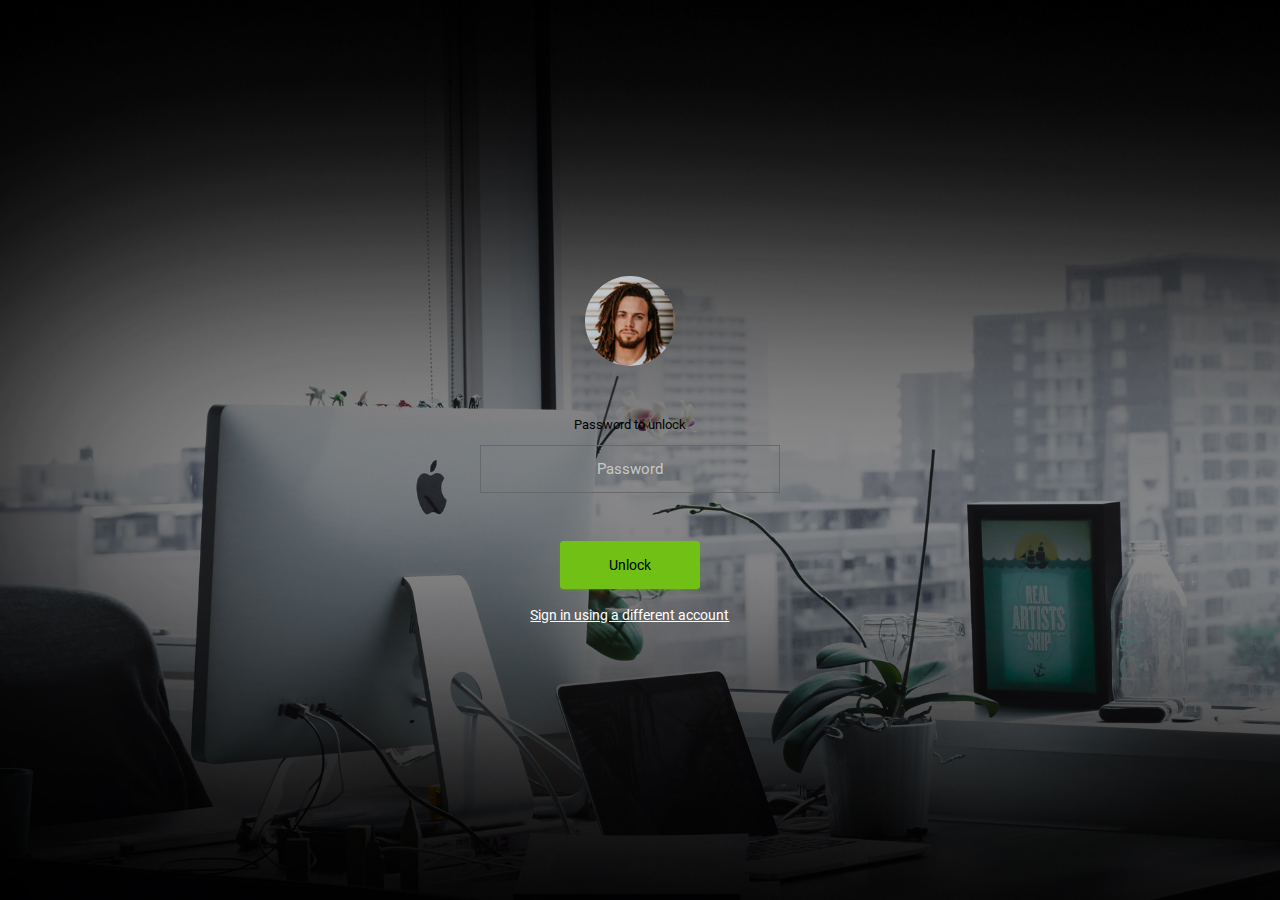
<file: static/pages/samples/lock-screen.html>
<!DOCTYPE html>
<html lang="en">

<head>
  <!-- Required meta tags -->
  <meta charset="utf-8">
  <meta name="viewport" content="width=device-width, initial-scale=1, shrink-to-fit=no">
  <title>Majestic Admin</title>
  <!-- plugins:css -->
  <link rel="stylesheet" href="../../vendors/mdi/css/materialdesignicons.min.css">
  <link rel="stylesheet" href="../../vendors/base/vendor.bundle.base.css">
  <!-- endinject -->
  <!-- plugin css for this page -->
  <!-- End plugin css for this page -->
  <!-- inject:css -->
  <link rel="stylesheet" href="../../css/style.css">
  <!-- endinject -->
  <link rel="shortcut icon" href="../../images/favicon.png" />
</head>

<body>
  <div class="container-scroller">
    <div class="container-fluid page-body-wrapper full-page-wrapper">
      <div class="content-wrapper d-flex align-items-center auth lock-full-bg">
        <div class="row w-100">
          <div class="col-lg-4 mx-auto">
            <div class="auth-form-transparent text-left p-5 text-center">
              <img src="../../images/faces/face13.jpg" class="lock-profile-img" alt="img">
              <form class="pt-5">
                <div class="form-group">
                  <label for="examplePassword1">Password to unlock</label>
                  <input type="password" class="form-control text-center" id="examplePassword1" placeholder="Password">
                </div>
                <div class="mt-5">
                  <a class="btn btn-block btn-success btn-lg font-weight-medium" href="../../index.html">Unlock</a>
                </div>
                <div class="mt-3 text-center">
                  <a href="#" class="auth-link text-white">Sign in using a different account</a>
                </div>
              </form>
            </div>
          </div>
        </div>
      </div>
      <!-- content-wrapper ends -->
    </div>
    <!-- page-body-wrapper ends -->
  </div>
  <!-- container-scroller -->
  <!-- plugins:js -->
  <script src="../../vendors/base/vendor.bundle.base.js"></script>
  <!-- endinject -->
  <!-- inject:js -->
  <script src="../../js/off-canvas.js"></script>
  <script src="../../js/hoverable-collapse.js"></script>
  <script src="../../js/template.js"></script>
  <!-- endinject -->
</body>

</html>
</file>
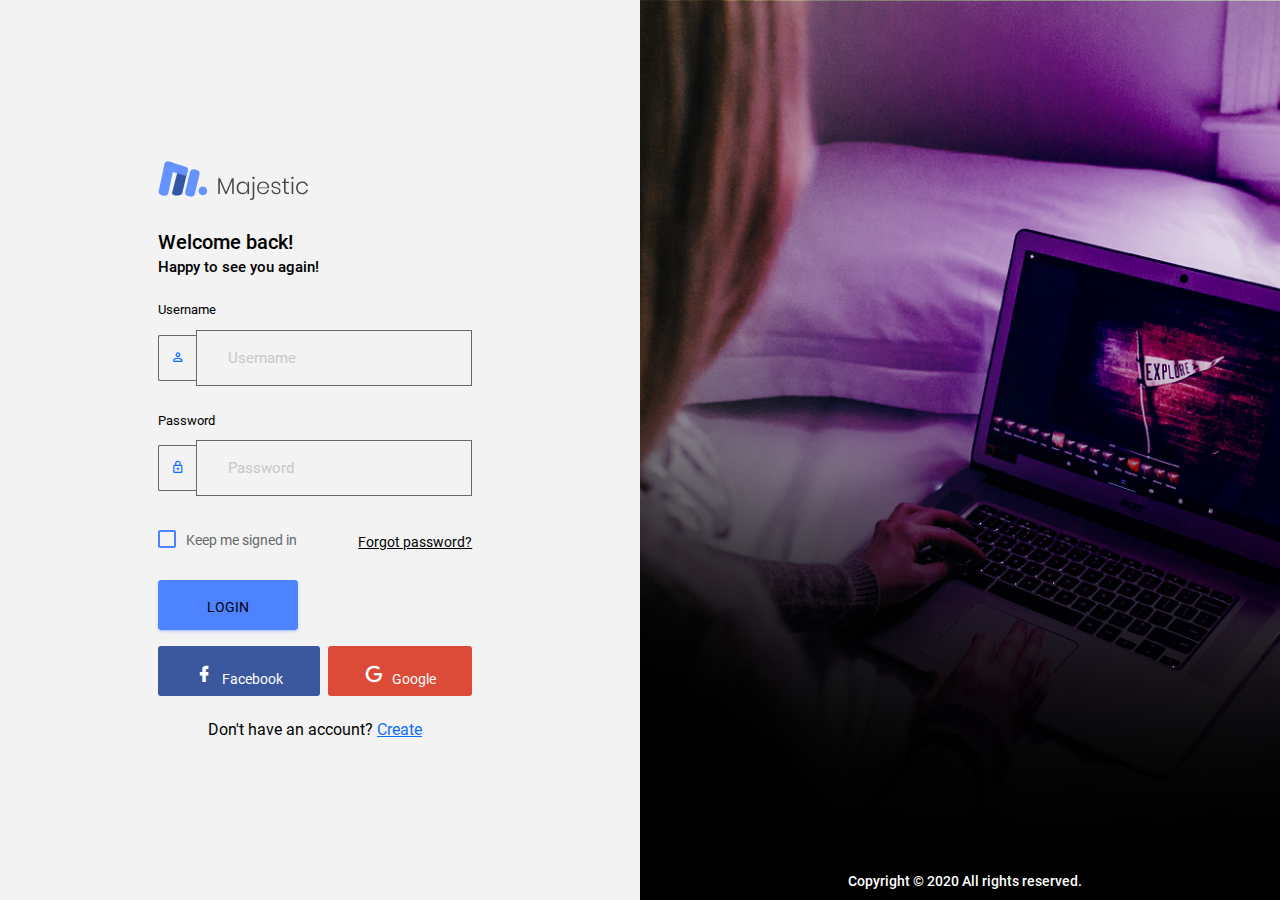
<file: static/pages/samples/login-2.html>
<!DOCTYPE html>
<html lang="en">

<head>
  <!-- Required meta tags -->
  <meta charset="utf-8">
  <meta name="viewport" content="width=device-width, initial-scale=1, shrink-to-fit=no">
  <title>Majestic Admin</title>
  <!-- plugins:css -->
  <link rel="stylesheet" href="../../vendors/mdi/css/materialdesignicons.min.css">
  <link rel="stylesheet" href="../../vendors/base/vendor.bundle.base.css">
  <!-- endinject -->
  <!-- plugin css for this page -->
  <!-- End plugin css for this page -->
  <!-- inject:css -->
  <link rel="stylesheet" href="../../css/style.css">
  <!-- endinject -->
  <link rel="shortcut icon" href="../../images/favicon.png" />
</head>

<body>
  <div class="container-scroller">
    <div class="container-fluid page-body-wrapper full-page-wrapper">
      <div class="content-wrapper d-flex align-items-stretch auth auth-img-bg">
        <div class="row flex-grow">
          <div class="col-lg-6 d-flex align-items-center justify-content-center">
            <div class="auth-form-transparent text-left p-3">
              <div class="brand-logo">
                <img src="../../images/logo.svg" alt="logo">
              </div>
              <h4>Welcome back!</h4>
              <h6 class="font-weight-light">Happy to see you again!</h6>
              <form class="pt-3">
                <div class="form-group">
                  <label for="exampleInputEmail">Username</label>
                  <div class="input-group">
                    <div class="input-group-prepend bg-transparent">
                      <span class="input-group-text bg-transparent border-right-0">
                        <i class="mdi mdi-account-outline text-primary"></i>
                      </span>
                    </div>
                    <input type="text" class="form-control form-control-lg border-left-0" id="exampleInputEmail" placeholder="Username">
                  </div>
                </div>
                <div class="form-group">
                  <label for="exampleInputPassword">Password</label>
                  <div class="input-group">
                    <div class="input-group-prepend bg-transparent">
                      <span class="input-group-text bg-transparent border-right-0">
                        <i class="mdi mdi-lock-outline text-primary"></i>
                      </span>
                    </div>
                    <input type="password" class="form-control form-control-lg border-left-0" id="exampleInputPassword" placeholder="Password">                        
                  </div>
                </div>
                <div class="my-2 d-flex justify-content-between align-items-center">
                  <div class="form-check">
                    <label class="form-check-label text-muted">
                      <input type="checkbox" class="form-check-input">
                      Keep me signed in
                    </label>
                  </div>
                  <a href="#" class="auth-link text-black">Forgot password?</a>
                </div>
                <div class="my-3">
                  <a class="btn btn-block btn-primary btn-lg font-weight-medium auth-form-btn" href="../../index.html">LOGIN</a>
                </div>
                <div class="mb-2 d-flex">
                  <button type="button" class="btn btn-facebook auth-form-btn flex-grow me-1">
                    <i class="mdi mdi-facebook me-2"></i>Facebook
                  </button>
                  <button type="button" class="btn btn-google auth-form-btn flex-grow ms-1">
                    <i class="mdi mdi-google me-2"></i>Google
                  </button>
                </div>
                <div class="text-center mt-4 font-weight-light">
                  Don't have an account? <a href="register-2.html" class="text-primary">Create</a>
                </div>
              </form>
            </div>
          </div>
          <div class="col-lg-6 login-half-bg d-flex flex-row">
            <p class="text-white font-weight-medium text-center flex-grow align-self-end">Copyright &copy; 2020  All rights reserved.</p>
          </div>
        </div>
      </div>
      <!-- content-wrapper ends -->
    </div>
    <!-- page-body-wrapper ends -->
  </div>
  <!-- container-scroller -->
  <!-- plugins:js -->
  <script src="../../vendors/base/vendor.bundle.base.js"></script>
  <!-- endinject -->
  <!-- inject:js -->
  <script src="../../js/off-canvas.js"></script>
  <script src="../../js/hoverable-collapse.js"></script>
  <script src="../../js/template.js"></script>
  <!-- endinject -->
</body>

</html>
</file>
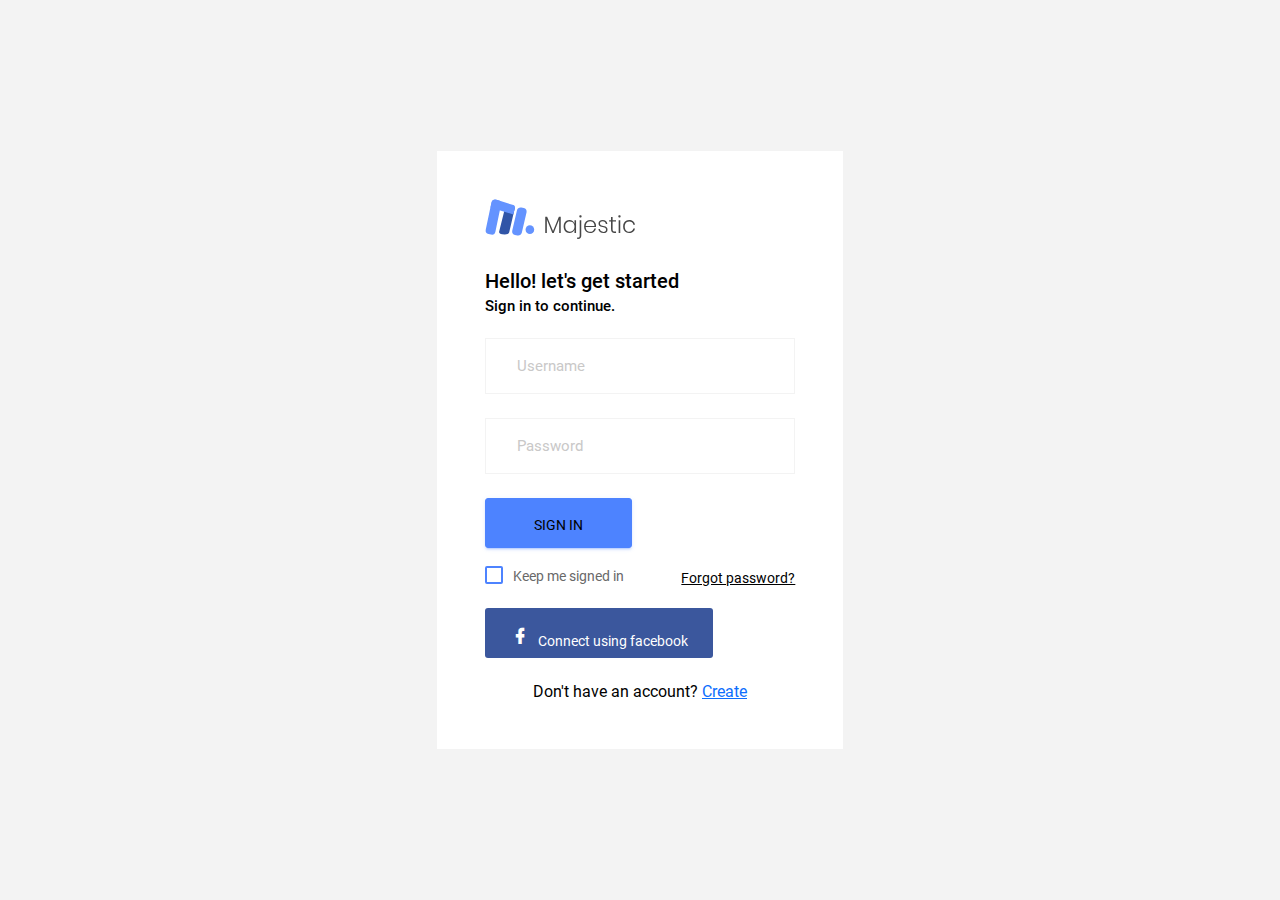
<file: static/pages/samples/login.html>
<!DOCTYPE html>
<html lang="en">

<head>
  <!-- Required meta tags -->
  <meta charset="utf-8">
  <meta name="viewport" content="width=device-width, initial-scale=1, shrink-to-fit=no">
  <title>Majestic Admin</title>
  <!-- plugins:css -->
  <link rel="stylesheet" href="../../vendors/mdi/css/materialdesignicons.min.css">
  <link rel="stylesheet" href="../../vendors/base/vendor.bundle.base.css">
  <!-- endinject -->
  <!-- plugin css for this page -->
  <!-- End plugin css for this page -->
  <!-- inject:css -->
  <link rel="stylesheet" href="../../css/style.css">
  <!-- endinject -->
  <link rel="shortcut icon" href="../../images/favicon.png" />
</head>

<body>
  <div class="container-scroller">
    <div class="container-fluid page-body-wrapper full-page-wrapper">
      <div class="content-wrapper d-flex align-items-center auth px-0">
        <div class="row w-100 mx-0">
          <div class="col-lg-4 mx-auto">
            <div class="auth-form-light text-left py-5 px-4 px-sm-5">
              <div class="brand-logo">
                <img src="../../images/logo.svg" alt="logo">
              </div>
              <h4>Hello! let's get started</h4>
              <h6 class="font-weight-light">Sign in to continue.</h6>
              <form class="pt-3">
                <div class="form-group">
                  <input type="email" class="form-control form-control-lg" id="exampleInputEmail1" placeholder="Username">
                </div>
                <div class="form-group">
                  <input type="password" class="form-control form-control-lg" id="exampleInputPassword1" placeholder="Password">
                </div>
                <div class="mt-3">
                  <a class="btn btn-block btn-primary btn-lg font-weight-medium auth-form-btn" href="../../index.html">SIGN IN</a>
                </div>
                <div class="my-2 d-flex justify-content-between align-items-center">
                  <div class="form-check">
                    <label class="form-check-label text-muted">
                      <input type="checkbox" class="form-check-input">
                      Keep me signed in
                    </label>
                  </div>
                  <a href="#" class="auth-link text-black">Forgot password?</a>
                </div>
                <div class="mb-2">
                  <button type="button" class="btn btn-block btn-facebook auth-form-btn">
                    <i class="mdi mdi-facebook me-2"></i>Connect using facebook
                  </button>
                </div>
                <div class="text-center mt-4 font-weight-light">
                  Don't have an account? <a href="register.html" class="text-primary">Create</a>
                </div>
              </form>
            </div>
          </div>
        </div>
      </div>
      <!-- content-wrapper ends -->
    </div>
    <!-- page-body-wrapper ends -->
  </div>
  <!-- container-scroller -->
  <!-- plugins:js -->
  <script src="../../vendors/base/vendor.bundle.base.js"></script>
  <!-- endinject -->
  <!-- inject:js -->
  <script src="../../js/off-canvas.js"></script>
  <script src="../../js/hoverable-collapse.js"></script>
  <script src="../../js/template.js"></script>
  <!-- endinject -->
</body>

</html>
</file>
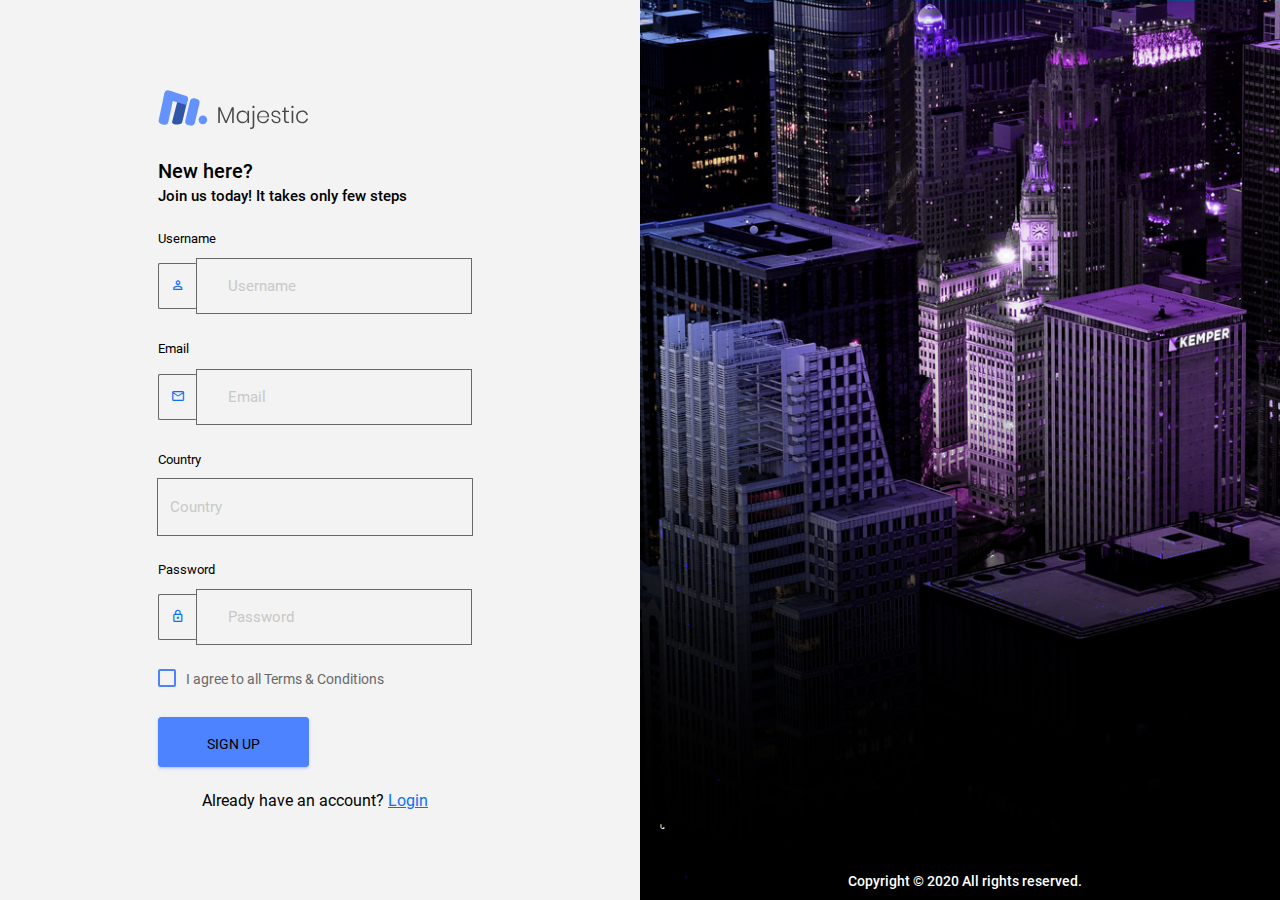
<file: static/pages/samples/register-2.html>
<!DOCTYPE html>
<html lang="en">

<head>
  <!-- Required meta tags -->
  <meta charset="utf-8">
  <meta name="viewport" content="width=device-width, initial-scale=1, shrink-to-fit=no">
  <title>Majestic Admin</title>
  <!-- plugins:css -->
  <link rel="stylesheet" href="../../vendors/mdi/css/materialdesignicons.min.css">
  <link rel="stylesheet" href="../../vendors/base/vendor.bundle.base.css">
  <!-- endinject -->
  <!-- plugin css for this page -->
  <!-- End plugin css for this page -->
  <!-- inject:css -->
  <link rel="stylesheet" href="../../css/style.css">
  <!-- endinject -->
  <link rel="shortcut icon" href="../../images/favicon.png" />
</head>

<body>
  <div class="container-scroller">
    <div class="container-fluid page-body-wrapper full-page-wrapper">
      <div class="content-wrapper d-flex align-items-stretch auth auth-img-bg">
        <div class="row flex-grow">
          <div class="col-lg-6 d-flex align-items-center justify-content-center">
            <div class="auth-form-transparent text-left p-3">
              <div class="brand-logo">
                <img src="../../images/logo.svg" alt="logo">
              </div>
              <h4>New here?</h4>
              <h6 class="font-weight-light">Join us today! It takes only few steps</h6>
              <form class="pt-3">
                <div class="form-group">
                  <label>Username</label>
                  <div class="input-group">
                    <div class="input-group-prepend bg-transparent">
                      <span class="input-group-text bg-transparent border-right-0">
                        <i class="mdi mdi-account-outline text-primary"></i>
                      </span>
                    </div>
                    <input type="text" class="form-control form-control-lg border-left-0" placeholder="Username">
                  </div>
                </div>
                <div class="form-group">
                  <label>Email</label>
                  <div class="input-group">
                    <div class="input-group-prepend bg-transparent">
                      <span class="input-group-text bg-transparent border-right-0">
                        <i class="mdi mdi-email-outline text-primary"></i>
                      </span>
                    </div>
                    <input type="email" class="form-control form-control-lg border-left-0" placeholder="Email">
                  </div>
                </div>
                <div class="form-group">
                  <label>Country</label>
                  <select class="form-control form-control-lg" id="exampleFormControlSelect2">
                    <option>Country</option>
                    <option>United States of America</option>
                    <option>United Kingdom</option>
                    <option>India</option>
                    <option>Germany</option>
                    <option>Argentina</option>
                  </select>
                </div>
                <div class="form-group">
                  <label>Password</label>
                  <div class="input-group">
                    <div class="input-group-prepend bg-transparent">
                      <span class="input-group-text bg-transparent border-right-0">
                        <i class="mdi mdi-lock-outline text-primary"></i>
                      </span>
                    </div>
                    <input type="password" class="form-control form-control-lg border-left-0" id="exampleInputPassword" placeholder="Password">                        
                  </div>
                </div>
                <div class="mb-4">
                  <div class="form-check">
                    <label class="form-check-label text-muted">
                      <input type="checkbox" class="form-check-input">
                      I agree to all Terms & Conditions
                    </label>
                  </div>
                </div>
                <div class="mt-3">
                  <a class="btn btn-block btn-primary btn-lg font-weight-medium auth-form-btn" href="../../index.html">SIGN UP</a>
                </div>
                <div class="text-center mt-4 font-weight-light">
                  Already have an account? <a href="login.html" class="text-primary">Login</a>
                </div>
              </form>
            </div>
          </div>
          <div class="col-lg-6 register-half-bg d-flex flex-row">
            <p class="text-white font-weight-medium text-center flex-grow align-self-end">Copyright &copy; 2020  All rights reserved.</p>
          </div>
        </div>
      </div>
      <!-- content-wrapper ends -->
    </div>
    <!-- page-body-wrapper ends -->
  </div>
  <!-- container-scroller -->
  <!-- plugins:js -->
  <script src="../../vendors/base/vendor.bundle.base.js"></script>
  <!-- endinject -->
  <!-- inject:js -->
  <script src="../../js/off-canvas.js"></script>
  <script src="../../js/hoverable-collapse.js"></script>
  <script src="../../js/template.js"></script>
  <!-- endinject -->
</body>

</html>
</file>
<file: static/vendors/base/vendor.bundle.base.css>
/*
 * Container style
 */
.ps {
  overflow: hidden !important;
  overflow-anchor: none;
  -ms-overflow-style: none;
  touch-action: auto;
  -ms-touch-action: auto;
}

/*
 * Scrollbar rail styles
 */
.ps__rail-x {
  display: none;
  opacity: 0;
  transition: background-color .2s linear, opacity .2s linear;
  -webkit-transition: background-color .2s linear, opacity .2s linear;
  height: 15px;
  /* there must be 'bottom' or 'top' for ps__rail-x */
  bottom: 0px;
  /* please don't change 'position' */
  position: absolute;
}

.ps__rail-y {
  display: none;
  opacity: 0;
  transition: background-color .2s linear, opacity .2s linear;
  -webkit-transition: background-color .2s linear, opacity .2s linear;
  width: 15px;
  /* there must be 'right' or 'left' for ps__rail-y */
  right: 0;
  /* please don't change 'position' */
  position: absolute;
}

.ps--active-x > .ps__rail-x,
.ps--active-y > .ps__rail-y {
  display: block;
  background-color: transparent;
}

.ps:hover > .ps__rail-x,
.ps:hover > .ps__rail-y,
.ps--focus > .ps__rail-x,
.ps--focus > .ps__rail-y,
.ps--scrolling-x > .ps__rail-x,
.ps--scrolling-y > .ps__rail-y {
  opacity: 0.6;
}

.ps .ps__rail-x:hover,
.ps .ps__rail-y:hover,
.ps .ps__rail-x:focus,
.ps .ps__rail-y:focus,
.ps .ps__rail-x.ps--clicking,
.ps .ps__rail-y.ps--clicking {
  background-color: #eee;
  opacity: 0.9;
}

/*
 * Scrollbar thumb styles
 */
.ps__thumb-x {
  background-color: #aaa;
  border-radius: 6px;
  transition: background-color .2s linear, height .2s ease-in-out;
  -webkit-transition: background-color .2s linear, height .2s ease-in-out;
  height: 6px;
  /* there must be 'bottom' for ps__thumb-x */
  bottom: 2px;
  /* please don't change 'position' */
  position: absolute;
}

.ps__thumb-y {
  background-color: #aaa;
  border-radius: 6px;
  transition: background-color .2s linear, width .2s ease-in-out;
  -webkit-transition: background-color .2s linear, width .2s ease-in-out;
  width: 6px;
  /* there must be 'right' for ps__thumb-y */
  right: 2px;
  /* please don't change 'position' */
  position: absolute;
}

.ps__rail-x:hover > .ps__thumb-x,
.ps__rail-x:focus > .ps__thumb-x,
.ps__rail-x.ps--clicking .ps__thumb-x {
  background-color: #999;
  height: 11px;
}

.ps__rail-y:hover > .ps__thumb-y,
.ps__rail-y:focus > .ps__thumb-y,
.ps__rail-y.ps--clicking .ps__thumb-y {
  background-color: #999;
  width: 11px;
}

/* MS supports */
@supports (-ms-overflow-style: none) {
  .ps {
    overflow: auto !important;
  }
}

@media screen and (-ms-high-contrast: active), (-ms-high-contrast: none) {
  .ps {
    overflow: auto !important;
  }
}
</file>
